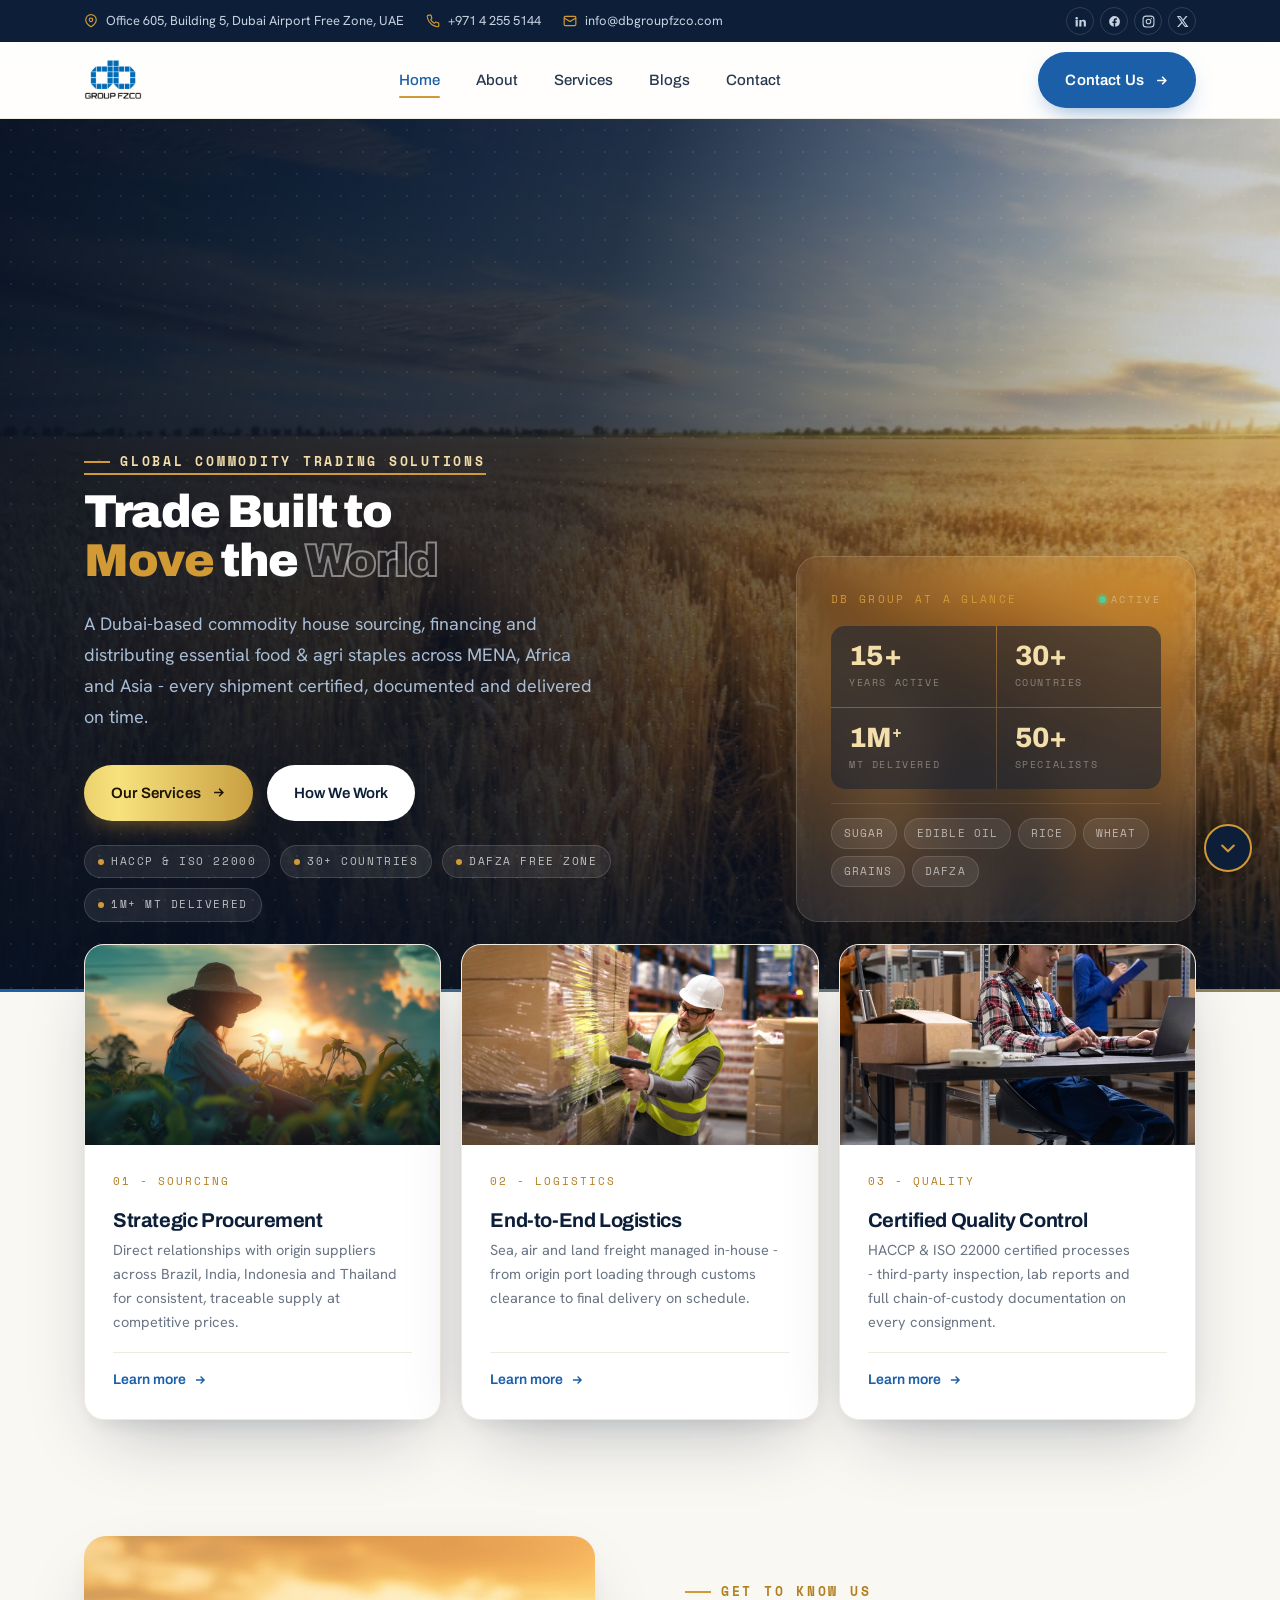
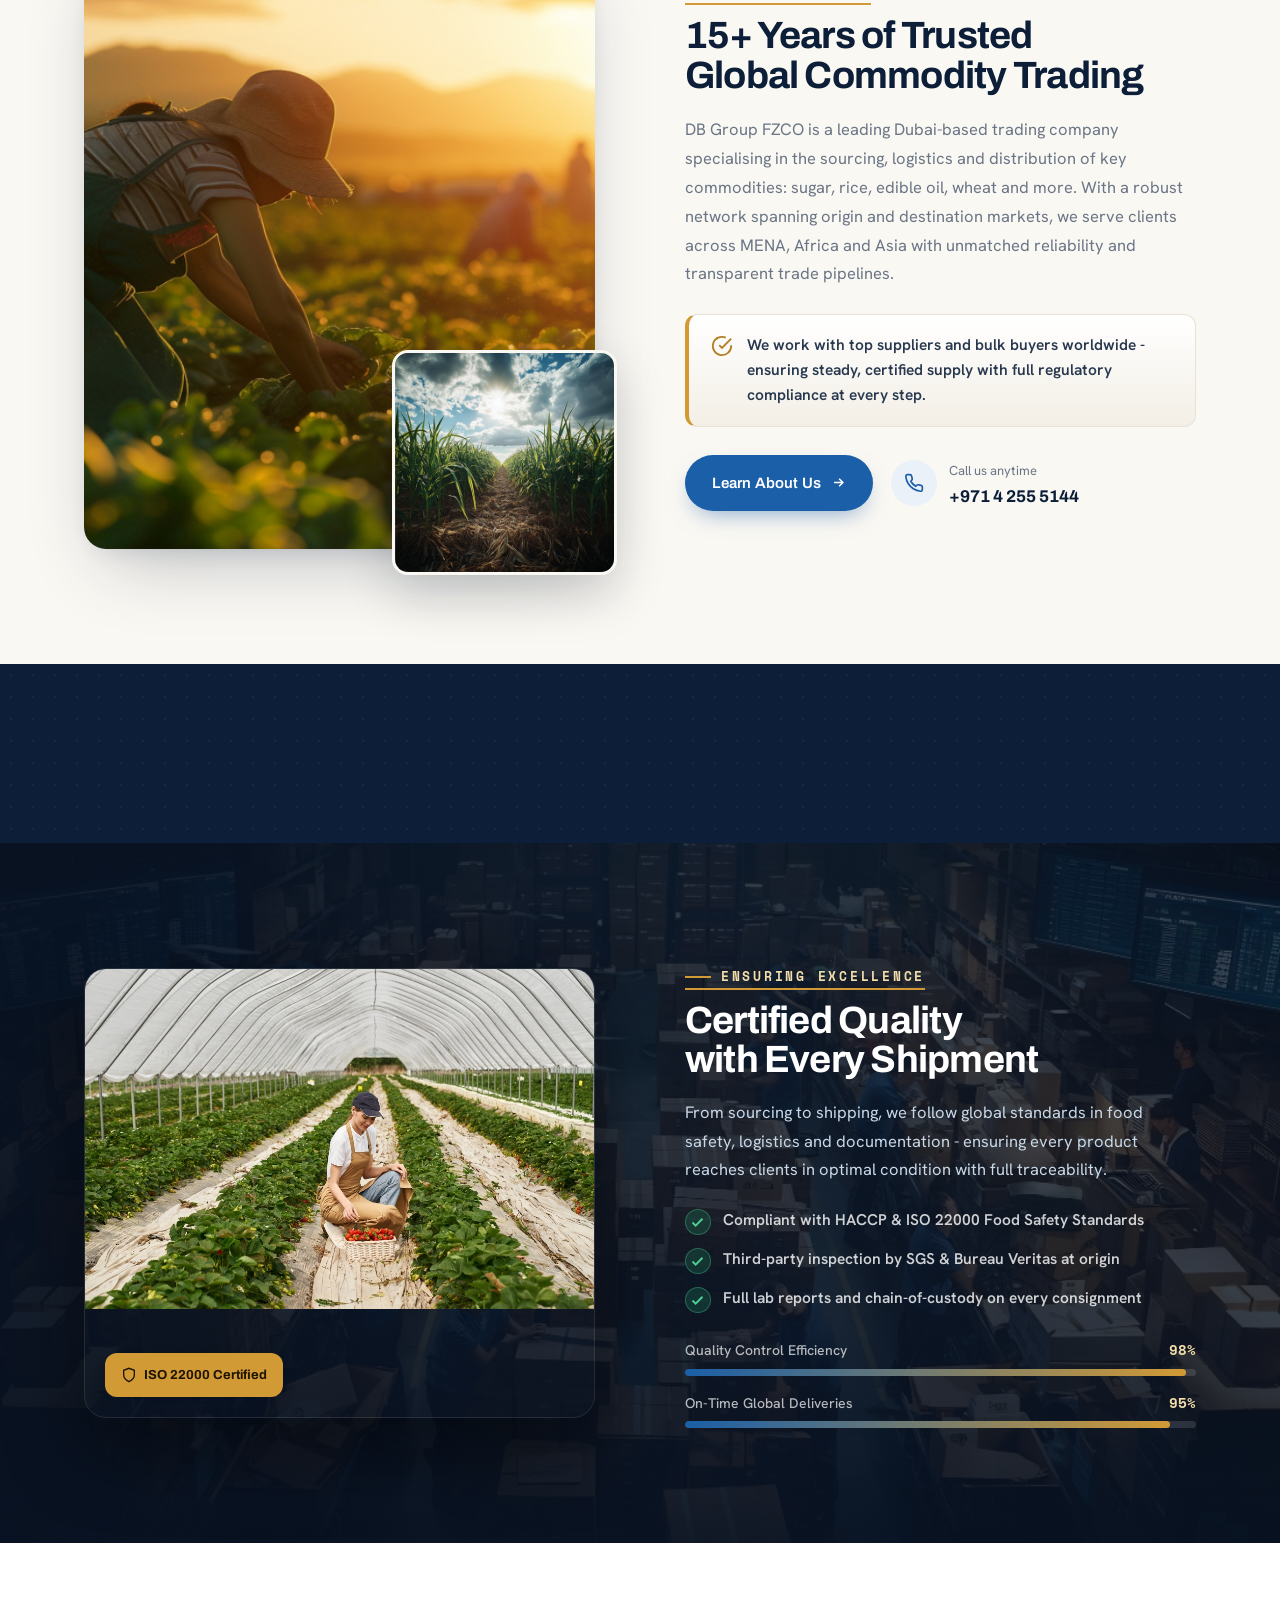
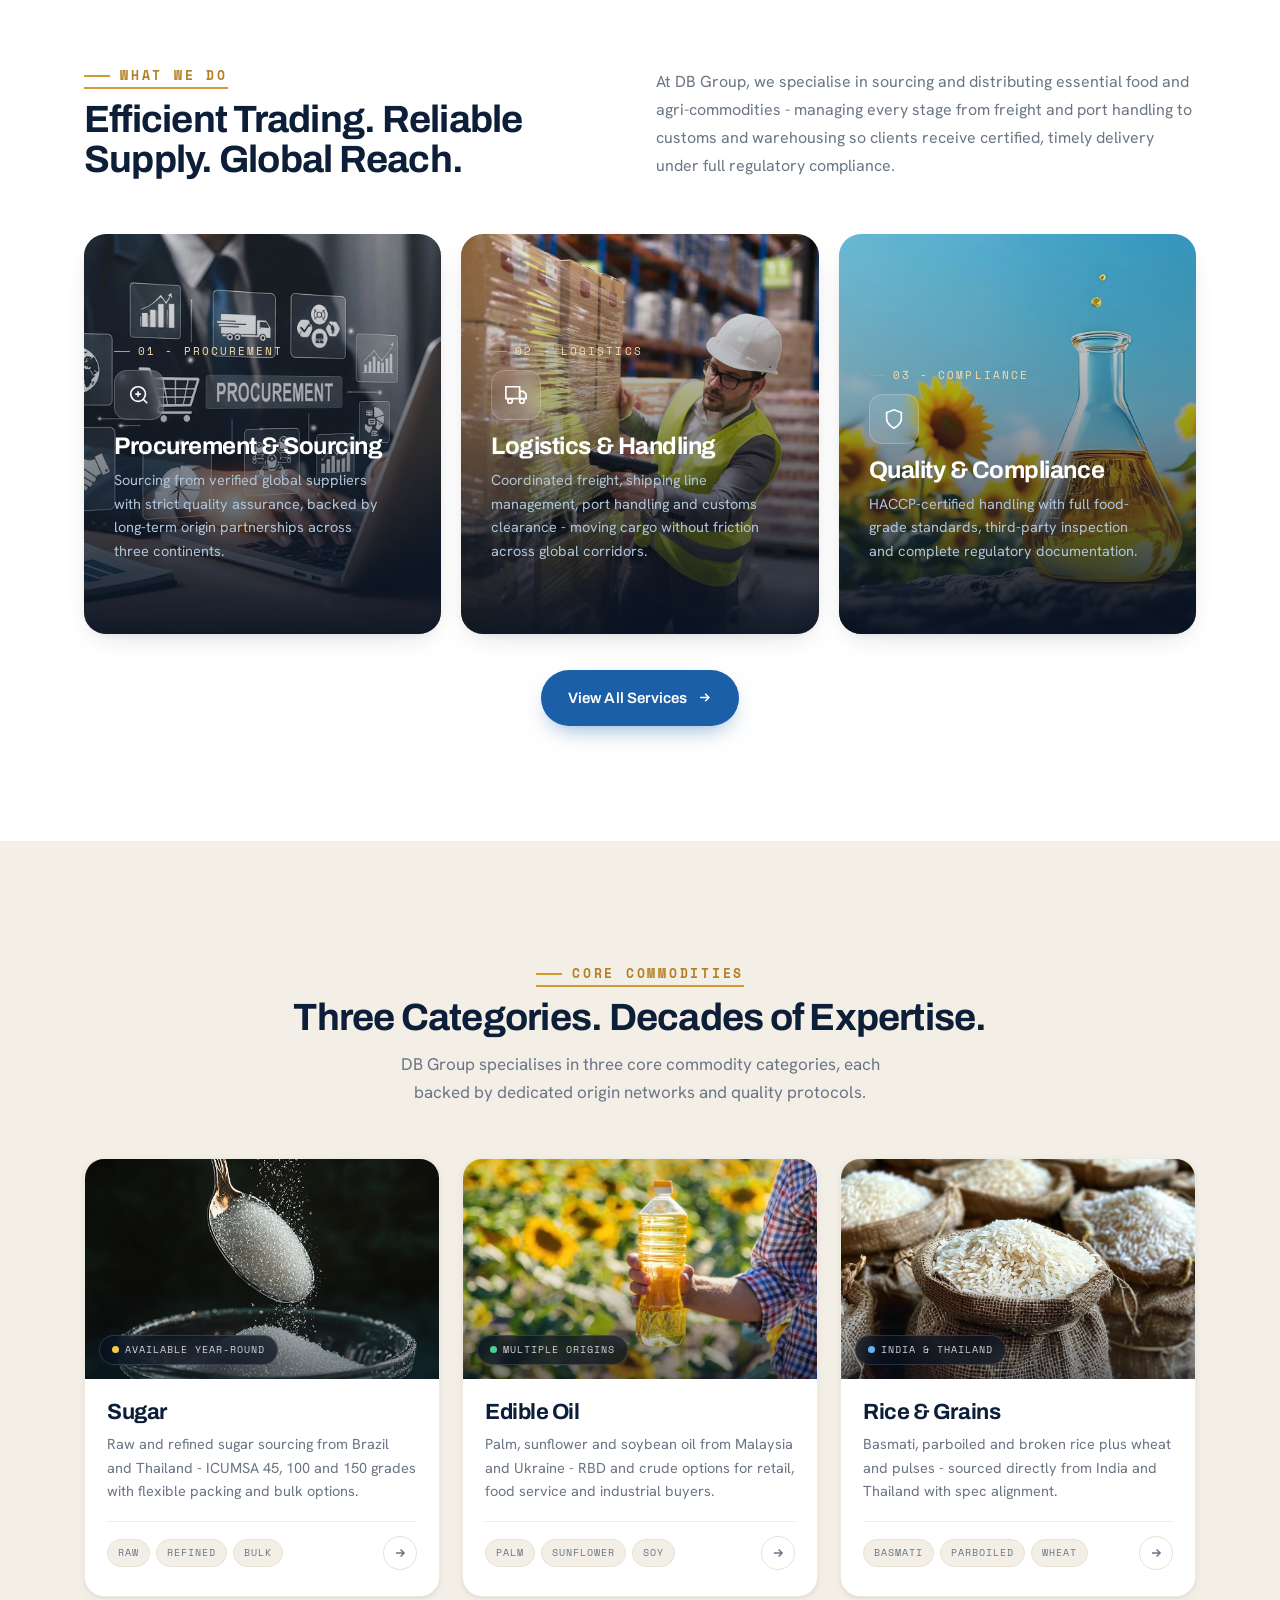
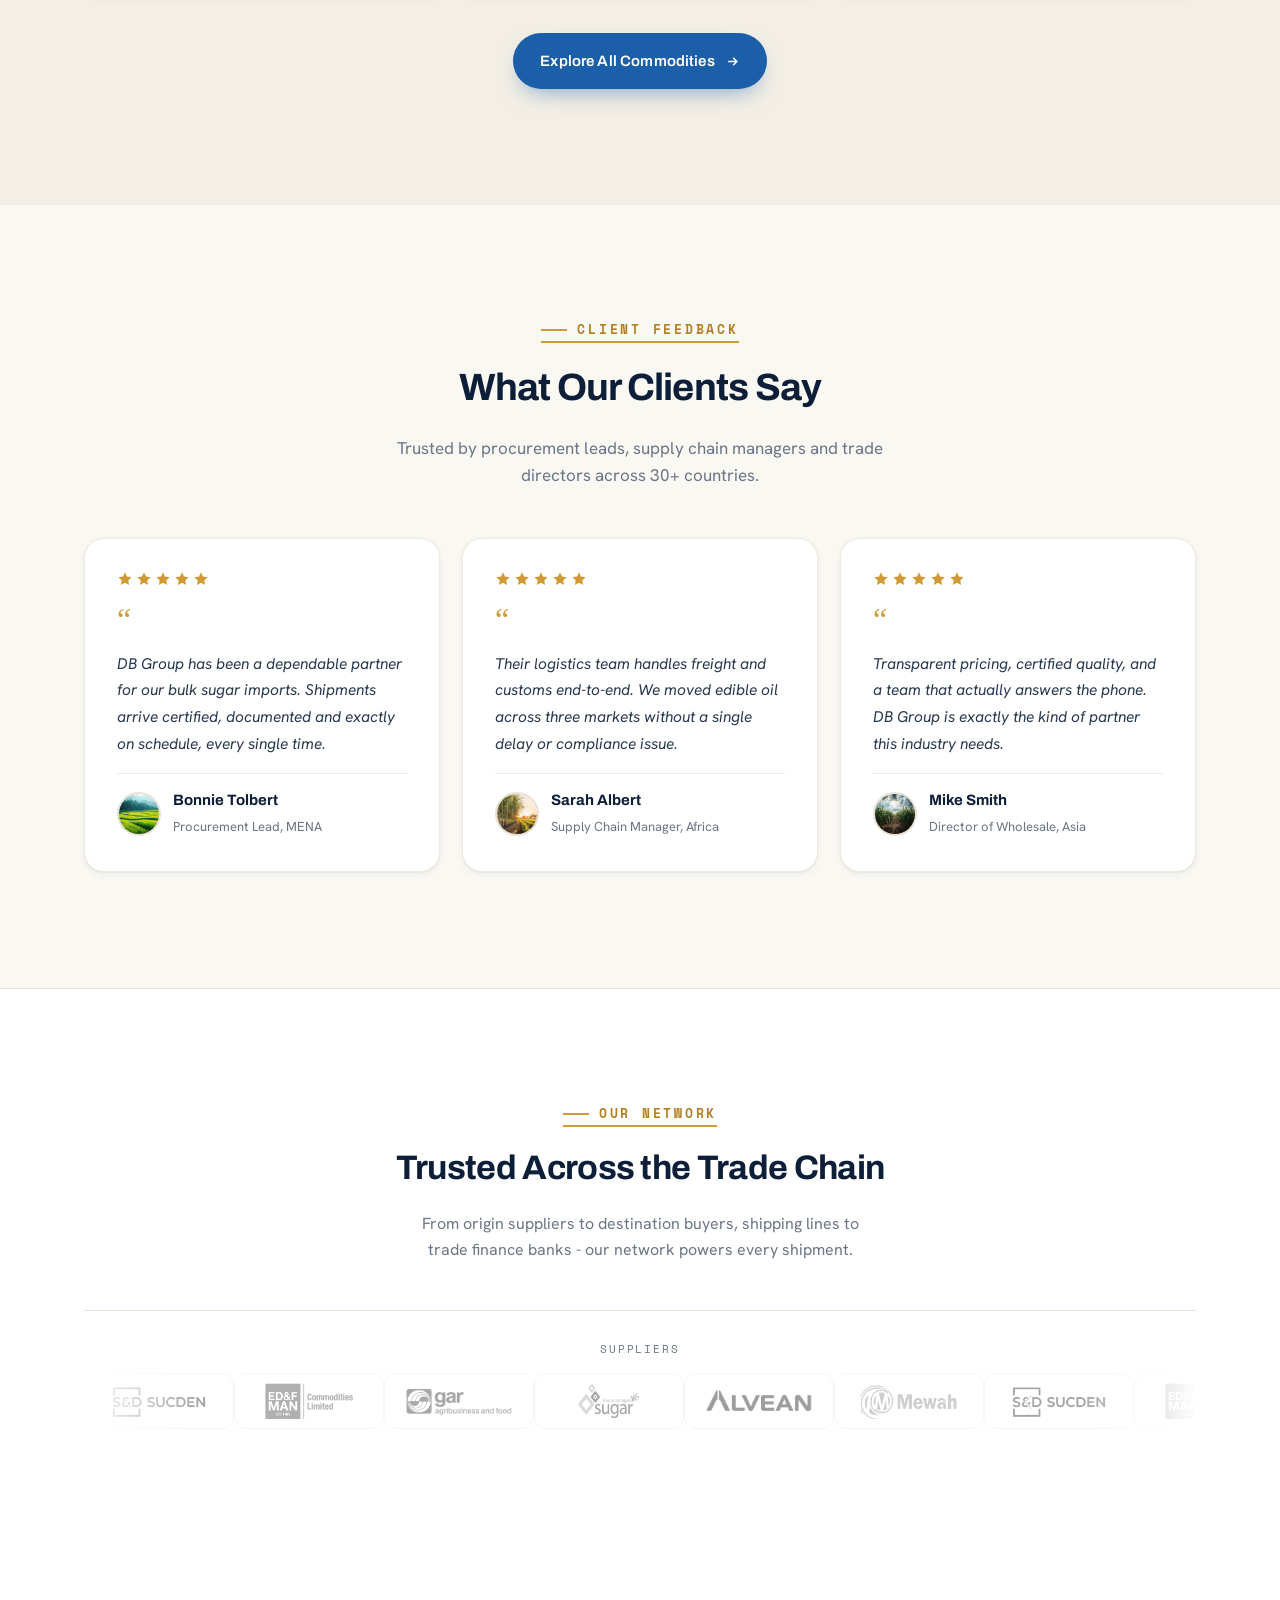
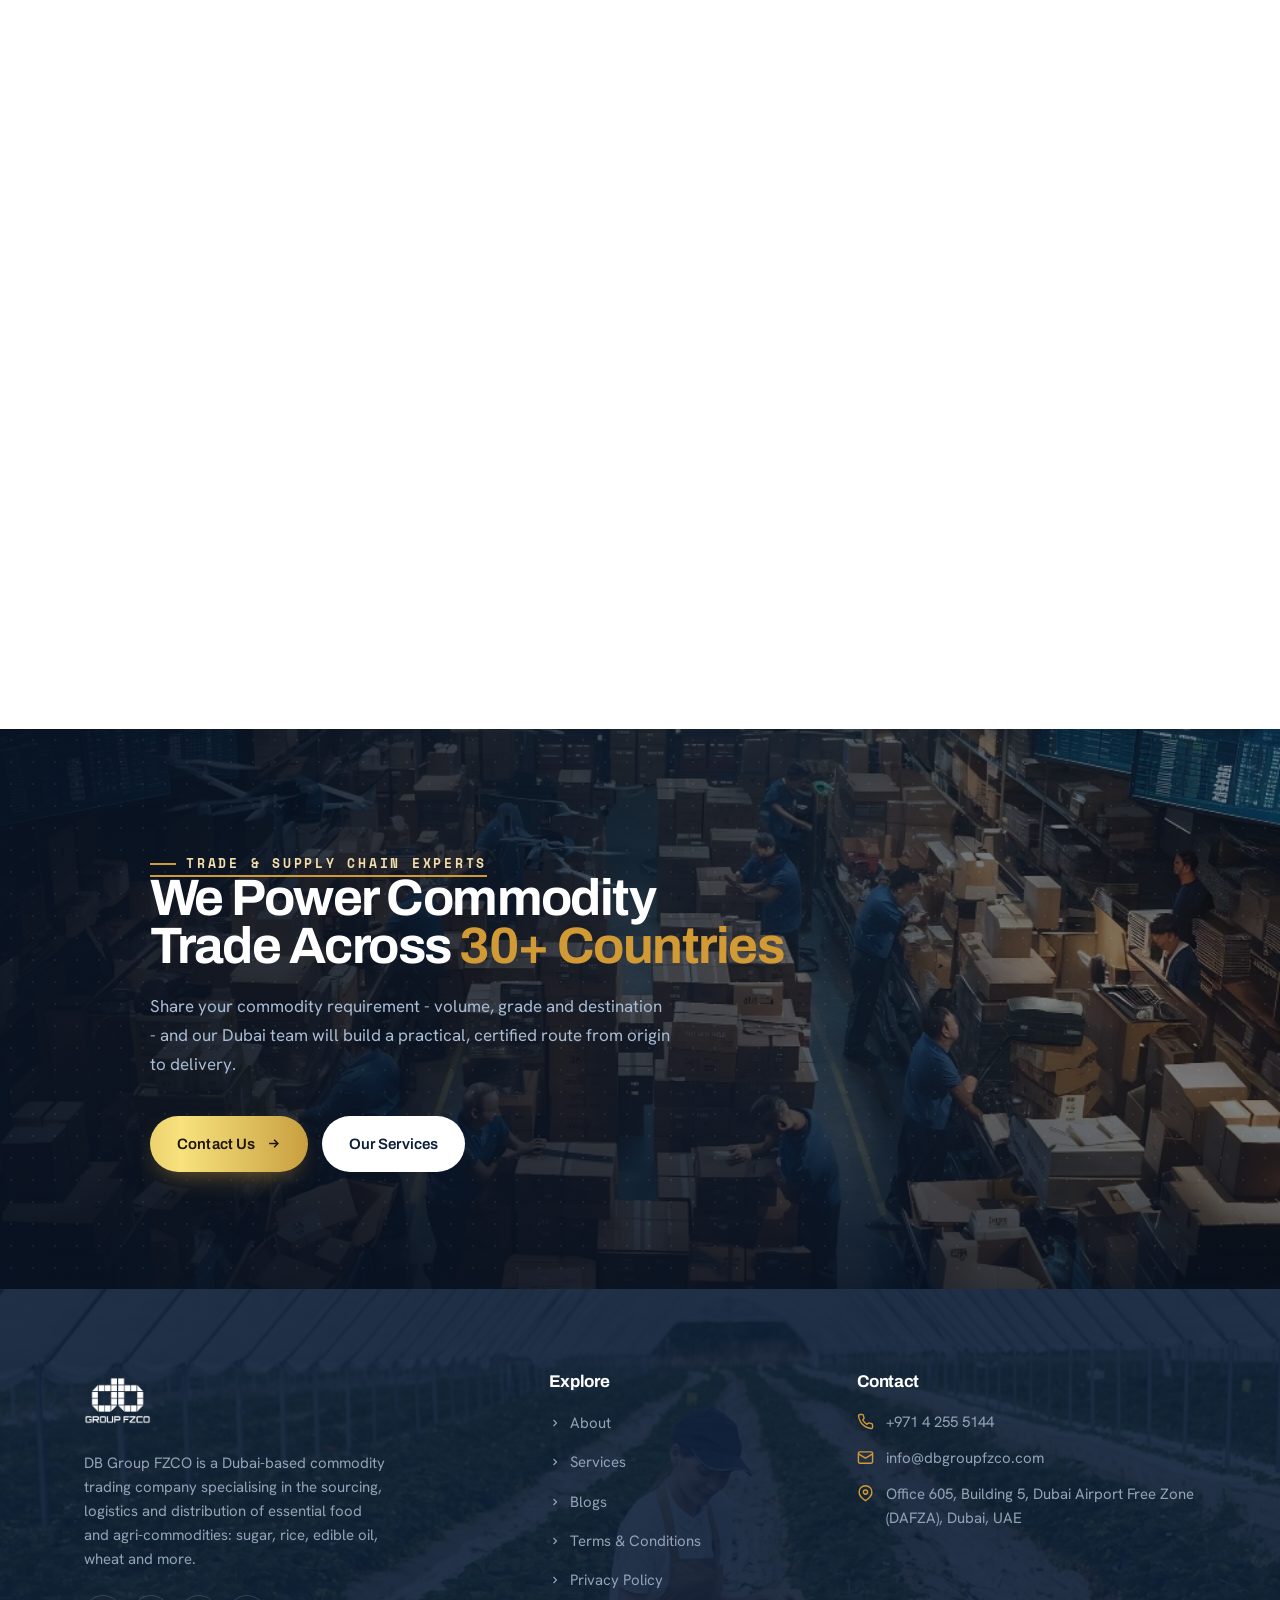
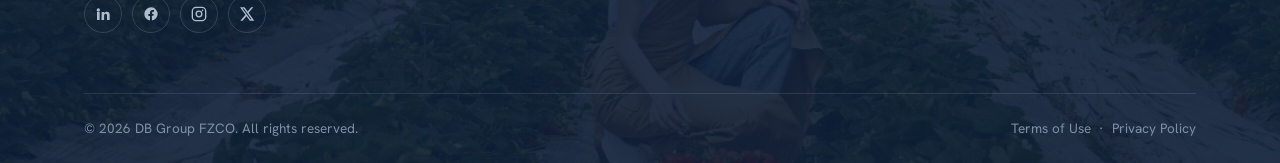
<file: index.html>
﻿<!DOCTYPE html>
<html lang="en">
<head>
<meta charset="UTF-8" />
<meta name="viewport" content="width=device-width, initial-scale=1.0" />
<link rel="icon" type="image/x-icon" href="assets/images/favicon.ico" />
<link rel="apple-touch-icon" href="assets/images/favicon.ico" />
<title>DB Group FZCO | Global Commodity Trading Solutions</title>
<link rel="preconnect" href="https://fonts.googleapis.com" />
<link rel="preconnect" href="https://fonts.gstatic.com" crossorigin />
<link href="https://fonts.googleapis.com/css2?family=Archivo:wght@400;500;600;700;800;900&family=Hanken+Grotesk:wght@400;500;600;700&family=Space+Mono:wght@400;700&display=swap" rel="stylesheet" />
<link rel="stylesheet" href="assets/css/styles.css" />
<style>

/* ============================================================
   HOME PAGE - polish layer
   ============================================================ */

/* ---- Hero: two-layer bg ---- */
.hero {
  position: relative;
  min-height: min(880px, 97vh);
  display: flex; flex-direction: column;
  justify-content: flex-end;
  overflow: hidden; background: #081222;
  isolation: isolate;
}
.hero-bg-wrap {
  position: absolute; inset: 0; z-index: -3; overflow: hidden;
  animation: kbZoom 22s ease-out forwards;
  transform-origin: center center;
}
.hero-bg-wrap img {
  width: 100%; height: 115%;
  object-fit: cover; object-position: center 35%;
  will-change: transform;
}
.hero-shade {
  position: absolute; inset: 0; z-index: -2;
  background:
    linear-gradient(108deg, rgba(8,18,34,.97) 0%, rgba(8,18,34,.80) 42%, rgba(8,18,34,.26) 76%, rgba(8,18,34,.10) 100%),
    linear-gradient(0deg, rgba(8,18,34,.92) 0%, rgba(8,18,34,0) 46%);
}
.hero-dots {
  position: absolute; inset: 0; z-index: -1; opacity: .14;
  background-image: radial-gradient(rgba(255,255,255,.55) 1px, transparent 1.4px);
  background-size: 22px 22px;
}
.hero::after {
  content: ""; position: absolute; bottom: 0; left: 0; right: 0;
  height: 3px; z-index: 5;
  background: linear-gradient(90deg, var(--primary), var(--gold), var(--primary));
  background-size: 300%;
  animation: ctaGrad 7s ease infinite;
}

.hero-layout {
  position: relative; z-index: 2;
  display: grid; grid-template-columns: 1fr 400px;
  gap: clamp(40px,6vw,96px); align-items: end;
  padding-block: clamp(110px,14vw,170px) clamp(48px,6vw,70px);
}
.hero h1 {
  color: #fff; font-size: clamp(26px, 3.6vw, 48px);
  line-height: 1.08; font-weight: 900;
  letter-spacing: -.03em; max-width: 16ch; margin-top: 16px;
}
.hero h1 em { font-style: normal; color: var(--gold); }
.hero h1 .outline {
  -webkit-text-stroke: 2px rgba(255,255,255,.45);
  color: transparent;
}
.hero .lede {
  color: #a8bdd5; margin-top: 22px;
  font-size: clamp(15px,1.5vw,18px); max-width: 52ch; line-height: 1.72;
}
.hero-cta { display: flex; gap: 14px; flex-wrap: wrap; margin-top: 32px; }
.hero-chips { display: flex; gap: 10px; flex-wrap: wrap; margin-top: 24px; }
.hero-chip {
  display: flex; align-items: center; gap: 7px;
  font-family: var(--font-mono); font-size: 11px; letter-spacing: .14em; text-transform: uppercase;
  padding: 7px 13px; border-radius: 999px;
  background: rgba(255,255,255,.08); border: 1px solid rgba(255,255,255,.14);
  color: rgba(255,255,255,.7);
  transition: background .2s, border-color .2s, color .2s;
}
.hero-chip:hover { background: rgba(210,154,53,.2); border-color: rgba(210,154,53,.4); color: var(--gold-soft); }
.hero-chip i { width: 6px; height: 6px; border-radius: 50%; background: var(--gold); display: block; flex: none; }

/* Hero right panel */
.hero-panel {
  background: rgba(255,255,255,.07);
  border: 1px solid rgba(255,255,255,.14);
  backdrop-filter: blur(20px) saturate(1.4);
  border-radius: 22px; padding: clamp(22px,3vw,34px);
  box-shadow: 0 32px 80px rgba(0,0,0,.3);
  position: relative; overflow: hidden;
  animation: floatY 5.5s ease-in-out infinite 0.8s;
  color: #fff;
  transition: transform .45s cubic-bezier(.16,1,.3,1), border-color .4s;
}
.hero-panel::before {
  content: ""; position: absolute; inset: -1px;
  background: linear-gradient(120deg, transparent, rgba(255,255,255,.16) 38%, transparent 60%);
  transform: translateX(-130%);
  transition: transform 1s cubic-bezier(.16,1,.3,1);
  pointer-events: none;
}
.hero-panel:hover { transform: translateY(-8px); border-color: rgba(210,154,53,.4); }
.hero-panel:hover::before { transform: translateX(130%); }
.hp-label {
  font-family: var(--font-mono); font-size: 10.5px; letter-spacing: .22em;
  text-transform: uppercase; color: var(--gold);
  display: flex; align-items: center; justify-content: space-between;
  margin-bottom: 18px;
}
.hp-live { display: flex; align-items: center; gap: 5px; font-size: 10px; color: rgba(255,255,255,.36); }
.hp-dot {
  width: 7px; height: 7px; border-radius: 50%; background: #4ecf96;
  box-shadow: 0 0 0 3px rgba(78,207,150,.25);
  animation: pulseDot 2s ease-in-out infinite;
}
@keyframes pulseDot { 0%,100%{box-shadow:0 0 0 3px rgba(78,207,150,.25)} 50%{box-shadow:0 0 0 6px rgba(78,207,150,.08)} }
.hp-stats {
  display: grid; grid-template-columns: 1fr 1fr;
  gap: 1px; background: rgba(255,255,255,.1);
  border-radius: 14px; overflow: hidden;
}
.hps { background: rgba(8,18,34,.55); padding: 16px 18px; }
.hps-val { font-family: var(--font-display); font-weight: 800; font-size: 28px; color: var(--gold-soft); line-height: 1; letter-spacing: -.02em; }
.hps-lab { font-family: var(--font-mono); font-size: 10px; letter-spacing: .16em; text-transform: uppercase; color: rgba(255,255,255,.38); margin-top: 5px; }
.hp-sep { height: 1px; background: rgba(255,255,255,.1); margin-block: 14px; }
.hp-commodities { display: flex; flex-wrap: wrap; gap: 7px; }
.hp-com {
  font-family: var(--font-mono); font-size: 10.5px; letter-spacing: .1em; text-transform: uppercase;
  padding: 6px 12px; border-radius: 999px;
  background: rgba(255,255,255,.08); border: 1px solid rgba(255,255,255,.12);
  color: rgba(255,255,255,.6);
  transition: background .2s, color .2s, border-color .2s;
}
.hp-com:hover { background: var(--gold); border-color: var(--gold); color: #1d1402; }

/* Hero statsbar */
.hero-bar {
  position: relative; z-index: 3;
  background: rgba(8,18,34,.72); backdrop-filter: blur(14px);
  border-top: 1px solid rgba(255,255,255,.1);
}
.hbar-inner { display: flex; align-items: stretch; min-height: 68px; }
.hbar-item {
  flex: 1; display: flex; align-items: center; gap: 11px;
  padding: 12px clamp(10px,2.5vw,28px);
  border-right: 1px solid rgba(255,255,255,.1);
  transition: background .25s;
}
.hbar-item:last-child { border-right: none; }
.hbar-item:hover { background: rgba(255,255,255,.06); }
.hbar-ico {
  width: 32px; height: 32px; flex: none; border-radius: 8px;
  background: rgba(210,154,53,.15); border: 1px solid rgba(210,154,53,.22);
  display: grid; place-items: center; color: var(--gold);
}
.hbar-ico svg { width: 15px; height: 15px; }
.hbar-val { font-family: var(--font-display); font-weight: 700; font-size: 16px; color: #fff; line-height: 1; }
.hbar-lab { font-family: var(--font-mono); font-size: 10px; letter-spacing: .14em; text-transform: uppercase; color: rgba(255,255,255,.38); margin-top: 3px; }

@media (max-width: 1020px) {
  .hero-layout { grid-template-columns: 1fr; gap: 0; padding-block: clamp(110px,14vw,170px) clamp(50px,7vw,80px); }
  .hero-panel { display: none; }
}
@media (max-width: 768px) {
  .hero { justify-content: flex-start; min-height: unset; }
  .hero-layout { padding-block: 100px 48px; }
}
@media (max-width: 580px) {
  .hbar-inner { flex-wrap: wrap; }
  .hbar-item { min-width: 50%; border-top: 1px solid rgba(255,255,255,.08); }
  .hbar-item:nth-child(odd) { border-right: 1px solid rgba(255,255,255,.1); }
  .hbar-item:nth-child(1), .hbar-item:nth-child(2) { border-top: none; }
}

/* ============================================================
   SERVICE TILES (real images)
   ============================================================ */
.tiles-wrap { margin-top: -48px; position: relative; z-index: 10; }
.tiles { display: grid; grid-template-columns: repeat(3,1fr); gap: 20px; }
.tile {
  border-radius: 20px; overflow: hidden;
  background: #fff; border: 1px solid var(--line-soft);
  box-shadow: var(--shadow-lg);
  display: flex; flex-direction: column;
  transition: transform .38s cubic-bezier(.16,1,.3,1), box-shadow .38s;
}
.tile:hover { transform: translateY(-10px); box-shadow: 0 32px 64px rgba(8,18,34,.18); }
.tile-img { height: 200px; overflow: hidden; position: relative; }
.tile-img img { width: 100%; height: 100%; object-fit: cover; display: block; transition: transform .7s cubic-bezier(.16,1,.3,1); }
.tile:hover .tile-img img { transform: scale(1.07); }
.tile-img::after {
  content: ""; position: absolute; inset: 0;
  background: linear-gradient(0deg, rgba(8,18,34,.35) 0%, transparent 55%);
}
.tile-body { padding: clamp(18px,2.5vw,28px); flex: 1; display: flex; flex-direction: column; }
.tile-kick { font-family: var(--font-mono); font-size: 11px; letter-spacing: .18em; text-transform: uppercase; color: var(--gold-d); margin-bottom: 10px; }
.tile-body h3 { font-size: 20px; }
.tile-body p { color: var(--muted); font-size: 14.5px; margin-top: 8px; line-height: 1.65; flex: 1; }
.tile-more {
  display: inline-flex; align-items: center; gap: 7px;
  margin-top: 18px; padding-top: 16px; border-top: 1px solid var(--line-soft);
  font-family: var(--font-display); font-weight: 600; font-size: 14px;
  color: var(--primary); text-decoration: none;
  transition: gap .25s, color .25s;
}
.tile-more:hover { gap: 10px; color: var(--gold-d); }
.tile-more svg { transition: transform .25s; }
.tile-more:hover svg { transform: translateX(3px); }

@media (max-width: 860px) { .tiles { grid-template-columns: 1fr; } .tiles-wrap { margin-top: 0; } }

/* ============================================================
   ABOUT SECTION (real image)
   ============================================================ */
.about { background: var(--paper); }
.about-grid {
  display: grid; grid-template-columns: 1fr 1fr;
  gap: clamp(48px,7vw,100px); align-items: center;
}
.about-visual { position: relative; }
.about-disc {
  border-radius: 22px; overflow: hidden;
  box-shadow: var(--shadow-lg); aspect-ratio: 4/4.8;
}
.about-disc img { width: 100%; height: 100%; object-fit: cover; display: block; transition: transform .7s cubic-bezier(.2,.7,.2,1); }
.about-visual:hover .about-disc img { transform: scale(1.04); }
.about-float-img {
  position: absolute; bottom: -26px; right: -22px;
  width: 44%; border-radius: 16px; overflow: hidden;
  box-shadow: 0 20px 50px rgba(8,18,34,.18); border: 3px solid var(--paper);
}
.about-float-img img { width: 100%; display: block; }
.about-dots {
  position: absolute; top: -16px; left: -16px;
  width: 96px; height: 96px;
  background-image: radial-gradient(var(--gold) 1.5px, transparent 1.7px);
  background-size: 14px 14px; opacity: .4; z-index: -1; border-radius: 6px;
}
.exp-badge {
  position: absolute; top: 28px; left: -18px;
  background: var(--navy); border-radius: 14px;
  padding: 16px 20px; box-shadow: var(--shadow-lg);
  text-align: center; color: #fff;
  border: 1px solid rgba(255,255,255,.08);
  animation: floatY 4.5s ease-in-out infinite 0.5s;
}
.exp-badge .num { font-family: var(--font-display); font-weight: 800; font-size: 36px; color: var(--gold); line-height: 1; letter-spacing: -.03em; display: block; }
.exp-badge .lab { font-family: var(--font-mono); font-size: 10px; letter-spacing: .16em; text-transform: uppercase; color: rgba(255,255,255,.5); margin-top: 4px; display: block; }

.about-text h2 { font-size: clamp(22px,3vw,38px); margin-top: 14px; }
.about-text .body { color: var(--muted); margin-top: 18px; font-size: 16.5px; line-height: 1.75; }
.callout {
  display: flex; gap: 14px; align-items: flex-start;
  margin-top: 26px; padding: 18px 22px;
  background: linear-gradient(180deg, #fff, var(--paper-2));
  border: 1px solid var(--line); border-left: 4px solid var(--gold);
  border-radius: var(--radius-sm);
}
.callout svg { width: 22px; height: 22px; color: var(--gold-d); flex: none; margin-top: 2px; }
.callout p { font-weight: 600; color: var(--ink-soft); font-size: 15.5px; line-height: 1.6; }
.about-actions { display: flex; align-items: center; gap: 18px; flex-wrap: wrap; margin-top: 28px; }
.callbox { display: flex; align-items: center; gap: 12px; }
.callbox .ring { width: 46px; height: 46px; border-radius: 50%; background: #eaf1f9; color: var(--primary); display: grid; place-items: center; }
.callbox .ring svg { width: 20px; height: 20px; }
.callbox b { display: block; font-family: var(--font-display); font-size: 17px; color: var(--ink); }
.callbox span { font-size: 13px; color: var(--muted); }

@media (max-width: 880px) {
  .about-grid { grid-template-columns: 1fr; }
  .about-visual { max-width: 500px; }
  .about-float-img { width: 40%; bottom: -18px; right: -10px; }
  .exp-badge { left: -8px; }
}

/* ============================================================
   QUALITY SECTION (real image)
   ============================================================ */
.quality {
  position: relative;
  overflow: hidden;
}
.quality-bg-img {
  position: absolute; inset: 0; z-index: 0;
}
.quality-bg-img img {
  width: 100%; height: 100%; object-fit: cover;
  object-position: center center;
}
.quality-bg-img::after {
  content: "";
  position: absolute; inset: 0;
  background:
    linear-gradient(108deg, rgba(8,18,34,.96) 0%, rgba(8,18,34,.82) 48%, rgba(8,18,34,.72) 100%),
    linear-gradient(0deg, rgba(8,18,34,.7) 0%, transparent 60%);
}
.quality-grid {
  position: relative;
  z-index: 1;
  display: grid; grid-template-columns: 1fr 1fr;
  gap: clamp(48px,7vw,100px); align-items: center;
}
.quality-pic {
  border-radius: 22px; overflow: hidden;
  box-shadow: 0 32px 80px rgba(0,0,0,.45);
  position: relative;
  border: 1px solid rgba(255,255,255,.1);
}
.quality-pic img { width: 100%; display: block; transition: transform .7s cubic-bezier(.2,.7,.2,1); }
.quality-pic:hover img { transform: scale(1.04); }
.quality-cert-tag {
  position: absolute; bottom: 20px; left: 20px;
  background: var(--gold); color: #1d1402;
  border-radius: 12px; padding: 12px 16px;
  font-family: var(--font-display); font-weight: 700; font-size: 13px;
  display: flex; align-items: center; gap: 7px;
  box-shadow: var(--shadow);
}
.quality-cert-tag svg { width: 16px; height: 16px; }

.quality-text .eyebrow { color: var(--gold-soft); }
.quality-text h2 { font-size: clamp(22px,3vw,38px); margin-top: 14px; color: #fff; }
.quality-text .body { color: rgba(168,189,213,.85); margin-top: 18px; font-size: 16.5px; line-height: 1.75; }
.checks { display: grid; gap: 12px; margin-top: 24px; }
.check { display: flex; align-items: flex-start; gap: 12px; font-size: 15.5px; color: rgba(255,255,255,.8); }
.tk {
  width: 26px; height: 26px; border-radius: 50%; flex: none;
  background: rgba(78,207,150,.2); border: 1px solid rgba(78,207,150,.4);
  display: grid; place-items: center; color: #4ecf96; margin-top: 1px;
}
.tk svg { width: 13px; height: 13px; }
.bars { display: grid; gap: 16px; margin-top: 26px; }
.bar-label-row { display: flex; justify-content: space-between; font-size: 14px; margin-bottom: 7px; }
.bar-label-row span:first-child { color: rgba(255,255,255,.7); font-weight: 500; }
.bar-label-row span:last-child { color: var(--gold-soft); font-weight: 700; font-family: var(--font-mono); }
.bar-track { height: 7px; border-radius: 999px; background: rgba(255,255,255,.12); overflow: hidden; }
.bar-fill {
  height: 100%; width: 0; border-radius: 999px;
  background: linear-gradient(90deg, var(--primary), var(--gold));
  transition: width 1.4s cubic-bezier(.25,.46,.45,.94);
}

@media (max-width: 860px) {
  .quality-grid { grid-template-columns: 1fr; }
  .quality-pic { max-width: 500px; }
}

/* ============================================================
   SERVICES SECTION (image cards)
   ============================================================ */
.services { background: var(--surface); }
.services-head {
  display: grid; grid-template-columns: 1fr 1fr;
  gap: 32px; align-items: end; margin-bottom: 52px;
}
.services-head h2 { font-size: clamp(22px,3vw,38px); margin-top: 14px; }
.services-head p { color: var(--muted); font-size: 16px; line-height: 1.75; }

.svc-grid {
  display: grid; grid-template-columns: repeat(3,1fr);
  gap: 20px;
}
.svc-card {
  border-radius: 22px; overflow: hidden; position: relative;
  min-height: 400px; display: flex; align-items: flex-end;
  isolation: isolate; cursor: default;
  transition: transform .42s cubic-bezier(.16,1,.3,1), box-shadow .42s;
  box-shadow: var(--shadow);
}
.svc-card:hover { transform: translateY(-10px) scale(1.015); box-shadow: 0 40px 72px rgba(8,18,34,.2); }
.svc-card img {
  position: absolute; inset: 0; width: 100%; height: 100%;
  object-fit: cover; z-index: -2;
  transition: transform .7s cubic-bezier(.16,1,.3,1);
}
.svc-card:hover img { transform: scale(1.07); }
.svc-card::before {
  content: ""; position: absolute; inset: 0; z-index: -1;
  background: linear-gradient(0deg, rgba(8,18,34,.94) 0%, rgba(8,18,34,.38) 55%, rgba(8,18,34,.06) 100%);
  transition: opacity .4s;
}
.svc-card:hover::before { opacity: .9; }
.svc-card::after {
  content: ""; position: absolute;
  bottom: 0; left: 24px; right: 24px; height: 2px;
  background: linear-gradient(90deg, var(--gold), var(--primary));
  transform: scaleX(0); transform-origin: left;
  transition: transform .5s cubic-bezier(.16,1,.3,1);
  z-index: 2;
}
.svc-card:hover::after { transform: scaleX(1); }
.svc-body { padding: clamp(20px,2.5vw,30px); position: relative; z-index: 1; width: 100%; }
.svc-num { font-family: var(--font-mono); font-size: 10.5px; letter-spacing: .2em; text-transform: uppercase; color: var(--gold-soft); margin-bottom: 10px; display: flex; align-items: center; gap: 8px; }
.svc-num::before { content:""; width:16px; height:1px; background:var(--gold); }
.svc-ico { width: 50px; height: 50px; border-radius: 13px; background: rgba(255,255,255,.1); backdrop-filter: blur(6px); border: 1px solid rgba(255,255,255,.2); display: grid; place-items: center; color: #fff; margin-bottom: 14px; transition: transform .35s cubic-bezier(.16,1,.3,1), background .3s; }
.svc-card:hover .svc-ico { transform: rotate(-6deg) scale(1.1); background: rgba(210,154,53,.28); }
.svc-ico svg { width: 22px; height: 22px; }
.svc-body h3 { color: #fff; font-size: clamp(18px,2vw,24px); }
.svc-body p { color: #b0c4d8; font-size: 14.5px; margin-top: 9px; line-height: 1.65; max-width: 34ch; }
.svc-more {
  display: inline-flex; align-items: center; gap: 6px;
  margin-top: 18px; font-family: var(--font-display); font-weight: 600; font-size: 13px;
  color: var(--gold-soft); opacity: 0; transform: translateY(8px);
  transition: opacity .35s .1s, transform .35s .1s;
  text-decoration: none;
}
.svc-card:hover .svc-more { opacity: 1; transform: translateY(0); }

@media (max-width: 860px) { .svc-grid { grid-template-columns: 1fr; } .services-head { grid-template-columns: 1fr; } }

/* ============================================================
   COMMODITY PREVIEW (3 cards)
   ============================================================ */
.commodities-preview { background: var(--paper-2); }
.comm-grid {
  display: grid; grid-template-columns: repeat(3,1fr);
  gap: 22px; margin-top: 52px;
}
.comm-card {
  border-radius: 20px; overflow: hidden;
  background: #fff; border: 1px solid var(--line-soft);
  box-shadow: var(--shadow-sm);
  transition: transform .38s cubic-bezier(.16,1,.3,1), box-shadow .38s;
  display: flex; flex-direction: column;
}
.comm-card:hover { transform: translateY(-9px); box-shadow: 0 28px 56px rgba(8,18,34,.14); }
.comm-img { height: 220px; overflow: hidden; position: relative; }
.comm-img img { width: 100%; height: 100%; object-fit: cover; display: block; transition: transform .7s cubic-bezier(.16,1,.3,1); }
.comm-card:hover .comm-img img { transform: scale(1.08); }
.comm-img-overlay { position: absolute; inset: 0; background: linear-gradient(0deg, rgba(8,18,34,.5) 0%, rgba(8,18,34,0) 50%); }
.comm-flag {
  position: absolute; bottom: 14px; left: 14px;
  display: flex; align-items: center; gap: 6px;
  background: rgba(8,18,34,.7); backdrop-filter: blur(8px);
  border: 1px solid rgba(255,255,255,.14); border-radius: 999px;
  padding: 6px 12px;
  font-family: var(--font-mono); font-size: 10px; letter-spacing: .1em; text-transform: uppercase; color: rgba(255,255,255,.8);
}
.comm-flag-dot { width: 7px; height: 7px; border-radius: 50%; flex: none; }
.comm-body { padding: 22px 22px 26px; flex: 1; display: flex; flex-direction: column; }
.comm-body h3 { font-size: 22px; }
.comm-body p { color: var(--muted); font-size: 14.5px; margin-top: 8px; line-height: 1.65; flex: 1; }
.comm-footer {
  display: flex; align-items: center; justify-content: space-between;
  margin-top: 18px; padding-top: 14px; border-top: 1px solid var(--line-soft);
}
.comm-tags { display: flex; gap: 6px; flex-wrap: wrap; }
.comm-tag {
  font-family: var(--font-mono); font-size: 10px; letter-spacing: .1em; text-transform: uppercase;
  padding: 5px 10px; border-radius: 999px;
  background: var(--paper-2); border: 1px solid var(--line);
  color: var(--muted);
  transition: background .2s, color .2s, border-color .2s;
}
.comm-card:hover .comm-tag { background: var(--navy); border-color: var(--navy); color: var(--gold-soft); }
.comm-arrow {
  width: 34px; height: 34px; border-radius: 50%;
  border: 1.5px solid var(--line); background: #fff;
  display: grid; place-items: center; color: var(--muted);
  transition: background .22s, border-color .22s, color .22s, transform .28s; flex: none;
}
.comm-arrow svg { width: 14px; height: 14px; }
.comm-card:hover .comm-arrow { background: var(--primary); border-color: var(--primary); color: #fff; transform: rotate(-45deg); }

@media (max-width: 860px) { .comm-grid { grid-template-columns: 1fr; } }

/* ============================================================
   TESTIMONIALS
   ============================================================ */
.tst { background: var(--paper); overflow: hidden; }
.tst-head { text-align: center; margin-bottom: 48px; }
.tst-head h2 { font-size: clamp(22px,3vw,38px); margin-top: 14px; }
.tst-head p { color: var(--muted); margin-top: 14px; font-size: 17px; max-width: 52ch; margin-inline: auto; }
.tst-grid {
  display: grid; grid-template-columns: repeat(3,1fr); gap: 22px;
}
.tst-card {
  background: #fff; border-radius: 20px; padding: clamp(22px,3vw,32px);
  border: 1px solid var(--line-soft); box-shadow: var(--shadow-sm);
  display: flex; flex-direction: column; gap: 16px;
  transition: transform .35s cubic-bezier(.16,1,.3,1), box-shadow .35s;
}
.tst-card:hover { transform: translateY(-8px); box-shadow: var(--shadow-lg); }
.tst-stars { display: flex; gap: 3px; color: var(--gold); }
.tst-stars svg { width: 16px; height: 16px; }
.tst-quote { font-size: 32px; color: var(--gold); line-height: 1; font-family: Georgia, serif; }
.tst-text { color: var(--ink-soft); font-size: 15.5px; line-height: 1.72; flex: 1; font-style: italic; }
.tst-who { display: flex; align-items: center; gap: 12px; padding-top: 14px; border-top: 1px solid var(--line-soft); }
.tst-avatar { width: 44px; height: 44px; border-radius: 50%; overflow: hidden; border: 2px solid var(--line); flex: none; }
.tst-avatar img { width: 100%; height: 100%; object-fit: cover; }
.tst-who-text b { font-family: var(--font-display); font-weight: 700; font-size: 15px; display: block; }
.tst-who-text span { font-size: 13px; color: var(--muted); }

@media (max-width: 860px) { .tst-grid { grid-template-columns: 1fr; } }

/* ============================================================
   PARTNERS
   ============================================================ */
.partners { background: var(--surface); border-top: 1px solid var(--line); }
.partners-head { text-align: center; margin-bottom: 48px; }
.partners-head h2 { font-size: clamp(20px,2.8vw,34px); margin-top: 14px; }
.logo-group { margin-bottom: 32px; }
.lg-label { font-family: var(--font-mono); font-size: 11px; letter-spacing: .18em; text-transform: uppercase; color: var(--muted); margin-bottom: 14px; }
.logo-marquee {
  overflow: hidden;
  -webkit-mask: linear-gradient(90deg, transparent 0%, #000 10%, #000 90%, transparent 100%);
  mask: linear-gradient(90deg, transparent 0%, #000 10%, #000 90%, transparent 100%);
}
.logo-track {
  display: flex; gap: 0; width: max-content;
  animation: logoScroll 24s linear infinite;
}
.logo-track--buyers  { animation-direction: reverse; animation-duration: 26s; }
.logo-track--shipping { animation-duration: 20s; }
.logo-track--insurance { animation-direction: reverse; animation-duration: 28s; }
.logo-track--banks   { animation-duration: 22s; }
.logo-img { width: 150px; flex: none; padding: 0 20px; display: grid; place-items: center; height: 56px; filter: grayscale(1); opacity: .48; transition: filter .3s, opacity .3s; }
.logo-img:hover { filter: grayscale(0); opacity: 1; }
.logo-img img { width: 100%; height: 40px; object-fit: contain; }
@keyframes logoScroll { from { transform: translateX(0); } to { transform: translateX(-50%); } }

/* ============================================================
   FULL-BLEED CTA
   ============================================================ */
.home-cta {
  position: relative; min-height: 560px;
  display: flex; align-items: center;
  overflow: hidden; isolation: isolate; color: #fff;
}
.home-cta img {
  position: absolute; inset: 0; width: 100%; height: 100%;
  object-fit: cover; z-index: -2;
  transition: transform 1.2s cubic-bezier(.16,1,.3,1);
}
.home-cta:hover img { transform: scale(1.04); }
.home-cta::before {
  content: ""; position: absolute; inset: 0; z-index: -1;
  background:
    linear-gradient(102deg, rgba(8,18,34,.97) 0%, rgba(8,18,34,.72) 50%, rgba(8,18,34,.34) 100%),
    linear-gradient(0deg, rgba(8,18,34,.65) 0%, transparent 50%);
}
.home-cta::after {
  content: ""; position: absolute; inset: 0; z-index: -1; opacity: .12;
  background-image: radial-gradient(rgba(255,255,255,.5) 1px, transparent 1.4px);
  background-size: 22px 22px;
}
.home-cta .wrap { padding-left: clamp(58px, 12vw, 150px); margin-left: 0; }
.home-cta__inner { padding-block: clamp(72px,9vw,110px); max-width: 680px; }
.home-cta h2 { color: #fff; font-size: clamp(28px,4vw,56px); line-height: .94; letter-spacing: -.03em; }
.home-cta h2 em { font-style: normal; color: var(--gold); }
.home-cta p { color: #a8bdd5; font-size: 17px; margin-top: 22px; max-width: 52ch; line-height: 1.72; }
.home-cta__actions { display: flex; gap: 14px; flex-wrap: wrap; margin-top: 36px; }

/* ---- Misc ---- */
@keyframes floatY { 0%,100%{transform:translateY(0)} 50%{transform:translateY(-12px)} }
@media (prefers-reduced-motion: reduce) { .hero-bg-wrap, .hero-panel, .exp-badge { animation: none; } }

</style>
</head>
<body>

<!-- ============ TOP BAR ============ -->
<div class="topbar">
  <div class="wrap">
    <div class="tb-left">
      <span class="tb-item tb-hide">
        <svg viewBox="0 0 24 24" fill="none" stroke="currentColor" stroke-width="2"><path d="M21 10c0 7-9 12-9 12s-9-5-9-12a9 9 0 0 1 18 0Z"/><circle cx="12" cy="10" r="3"/></svg>
        Office 605, Building 5, Dubai Airport Free Zone, UAE
      </span>
      <a class="tb-item" href="tel:+97142555144">
        <svg viewBox="0 0 24 24" fill="none" stroke="currentColor" stroke-width="2"><path d="M22 16.9v3a2 2 0 0 1-2.2 2 19.8 19.8 0 0 1-8.6-3 19.5 19.5 0 0 1-6-6 19.8 19.8 0 0 1-3-8.6A2 2 0 0 1 4.1 2h3a2 2 0 0 1 2 1.7c.1.9.4 1.8.7 2.7a2 2 0 0 1-.5 2.1L8.1 9.9a16 16 0 0 0 6 6l1.4-1.2a2 2 0 0 1 2.1-.5c.9.3 1.8.6 2.7.7a2 2 0 0 1 1.7 2Z"/></svg>
        +971 4 255 5144
      </a>
      <a class="tb-item tb-hide" href="mailto:info@dbgroupfzco.com">
        <svg viewBox="0 0 24 24" fill="none" stroke="currentColor" stroke-width="2"><rect x="2" y="4" width="20" height="16" rx="2"/><path d="m2 7 10 6 10-6"/></svg>
        info@dbgroupfzco.com
      </a>
    </div>
    <div class="tb-soc">
      <a href="#" aria-label="LinkedIn"><svg viewBox="0 0 24 24" fill="currentColor"><path d="M4.98 3.5a2.5 2.5 0 1 1 0 5 2.5 2.5 0 0 1 0-5zM3 9h4v12H3zM10 9h3.8v1.7h.05c.53-1 1.83-2.05 3.77-2.05C21.4 8.65 22 11 22 14.1V21h-4v-6.1c0-1.45-.03-3.3-2-3.3-2 0-2.3 1.57-2.3 3.2V21h-4z"/></svg></a>
      <a href="#" aria-label="Facebook"><svg viewBox="0 0 24 24" fill="currentColor"><path d="M22 12a10 10 0 1 0-11.5 9.9v-7H8v-2.9h2.5V9.8c0-2.5 1.5-3.9 3.8-3.9 1.1 0 2.2.2 2.2.2v2.5h-1.2c-1.2 0-1.6.75-1.6 1.5v1.8H16l-.4 2.9h-2.3v7A10 10 0 0 0 22 12z"/></svg></a>
      <a href="#" aria-label="Instagram"><svg viewBox="0 0 24 24" fill="none" stroke="currentColor" stroke-width="2"><rect x="2" y="2" width="20" height="20" rx="5.5"/><circle cx="12" cy="12" r="4.2"/><circle cx="17.4" cy="6.6" r="1.2" fill="currentColor" stroke="none"/></svg></a>
      <a href="#" aria-label="X"><svg viewBox="0 0 24 24" fill="currentColor"><path d="M18.2 2h3.3l-7.2 8.2L23 22h-6.6l-5.2-6.8L5.3 22H2l7.7-8.8L1.5 2h6.8l4.7 6.2L18.2 2zm-1.2 18h1.8L7.1 3.9H5.2L17 20z"/></svg></a>
    </div>
  </div>
</div>

<!-- ============ HEADER / NAV ============ -->
<header class="header" id="header">
  <div class="wrap nav">
    <a class="brand" href="index.html">
      <img src="assets/images/logo.webp" alt="DB Group FZCO" class="brand-logo" />
    </a>
    <nav class="menu">
      <a href="index.html" class="active">Home</a>
      <a href="about.html">About</a>
      <a href="services.html">Services</a>
      <a href="blogs.html">Blogs</a>
      <a href="contact.html">Contact</a>
    </nav>
    <div class="nav-right">
      <a href="contact.html" class="btn btn-primary">Contact Us <svg class="arw" width="15" height="15" viewBox="0 0 24 24" fill="none" stroke="currentColor" stroke-width="2.4"><path d="M5 12h14M13 6l6 6-6 6"/></svg></a>
      <button class="icon-btn burger" aria-label="Menu">
        <svg viewBox="0 0 24 24" fill="none" stroke="currentColor" stroke-width="2"><path d="M3 6h18M3 12h18M3 18h18"/></svg>
      </button>
    </div>
  </div>
</header>

<main>

<!-- ============================================================
     HERO
     ============================================================ -->
<section class="hero" id="top">
  <div class="hero-bg-wrap">
    <img src="assets/images/HeroBanner.webp" alt="" />
  </div>
  <div class="hero-shade"></div>
  <div class="hero-dots"></div>

  <div class="wrap hero-layout">
    <!-- Left -->
    <div class="reveal">
      <span class="eyebrow light">Global Commodity Trading Solutions</span>
      <h1>Trade Built to <em>Move</em> the <span class="outline">World</span></h1>
      <p class="lede">A Dubai-based commodity house sourcing, financing and distributing essential food &amp; agri staples across MENA, Africa and Asia - every shipment certified, documented and delivered on time.</p>
      <div class="hero-cta">
        <a href="services.html" class="btn btn-gold">Our Services <svg class="arw" width="15" height="15" viewBox="0 0 24 24" fill="none" stroke="currentColor" stroke-width="2.4"><path d="M5 12h14M13 6l6 6-6 6"/></svg></a>
        <a href="about.html" class="btn btn-light">How We Work</a>
      </div>
      <div class="hero-chips">
        <span class="hero-chip"><i></i> HACCP &amp; ISO 22000</span>
        <span class="hero-chip"><i></i> 30+ Countries</span>
        <span class="hero-chip"><i></i> DAFZA Free Zone</span>
        <span class="hero-chip"><i></i> 1M+ MT Delivered</span>
      </div>
    </div>

    <!-- Right panel -->
    <aside class="hero-panel reveal d2">
      <div class="hp-label">
        DB Group at a Glance
        <span class="hp-live"><span class="hp-dot"></span> Active</span>
      </div>
      <div class="hp-stats">
        <div class="hps">
          <div class="hps-val" data-count="15" data-suffix="+">0+</div>
          <div class="hps-lab">Years Active</div>
        </div>
        <div class="hps">
          <div class="hps-val" data-count="30" data-suffix="+">0+</div>
          <div class="hps-lab">Countries</div>
        </div>
        <div class="hps">
          <div class="hps-val">1M<sup style="font-size:.55em">+</sup></div>
          <div class="hps-lab">MT Delivered</div>
        </div>
        <div class="hps">
          <div class="hps-val" data-count="50" data-suffix="+">0+</div>
          <div class="hps-lab">Specialists</div>
        </div>
      </div>
      <div class="hp-sep"></div>
      <div class="hp-commodities">
        <span class="hp-com">Sugar</span>
        <span class="hp-com">Edible Oil</span>
        <span class="hp-com">Rice</span>
        <span class="hp-com">Wheat</span>
        <span class="hp-com">Grains</span>
        <span class="hp-com">DAFZA</span>
      </div>
    </aside>
  </div>

  <!-- Bottom statsbar -->
  
</section>


<!-- ============================================================
     SERVICE TILES
     ============================================================ -->
<div class="wrap tiles-wrap">
  <div class="tiles">
    <article class="tile reveal">
      <div class="tile-img">
        <img src="assets/images/services/2151251991.webp" alt="Global commodity sourcing" loading="lazy" />
      </div>
      <div class="tile-body">
        <span class="tile-kick">01 - Sourcing</span>
        <h3>Strategic Procurement</h3>
        <p>Direct relationships with origin suppliers across Brazil, India, Indonesia and Thailand for consistent, traceable supply at competitive prices.</p>
        <a href="services.html" class="tile-more">Learn more <svg width="14" height="14" viewBox="0 0 24 24" fill="none" stroke="currentColor" stroke-width="2.4"><path d="M5 12h14M13 6l6 6-6 6"/></svg></a>
      </div>
    </article>
    <article class="tile reveal d1">
      <div class="tile-img">
        <img src="assets/images/handling.webp" alt="End-to-end logistics management" loading="lazy" />
      </div>
      <div class="tile-body">
        <span class="tile-kick">02 - Logistics</span>
        <h3>End-to-End Logistics</h3>
        <p>Sea, air and land freight managed in-house - from origin port loading through customs clearance to final delivery on schedule.</p>
        <a href="services.html" class="tile-more">Learn more <svg width="14" height="14" viewBox="0 0 24 24" fill="none" stroke="currentColor" stroke-width="2.4"><path d="M5 12h14M13 6l6 6-6 6"/></svg></a>
      </div>
    </article>
    <article class="tile reveal d2">
      <div class="tile-img">
        <img src="assets/images/storage.webp" alt="Certified quality warehousing" loading="lazy" />
      </div>
      <div class="tile-body">
        <span class="tile-kick">03 - Quality</span>
        <h3>Certified Quality Control</h3>
        <p>HACCP &amp; ISO 22000 certified processes - third-party inspection, lab reports and full chain-of-custody documentation on every consignment.</p>
        <a href="services.html" class="tile-more">Learn more <svg width="14" height="14" viewBox="0 0 24 24" fill="none" stroke="currentColor" stroke-width="2.4"><path d="M5 12h14M13 6l6 6-6 6"/></svg></a>
      </div>
    </article>
  </div>
</div>


<!-- ============================================================
     ABOUT
     ============================================================ -->
<section class="section about" id="about">
  <div class="wrap about-grid">
    <!-- Image stack -->
    <div class="about-visual reveal">
      <span class="about-dots"></span>
      <div class="about-disc">
        <img src="assets/images/about/2151252086.webp" alt="DB Group trading operations" loading="lazy" />
      </div>
      <div class="about-float-img">
        <img src="assets/images/about/74772.webp" alt="Commodity handling" loading="lazy" />
      </div>
    </div>

    <!-- Text -->
    <div class="about-text reveal d1">
      <span class="eyebrow">Get to Know Us</span>
      <h2>15+ Years of Trusted Global Commodity Trading</h2>
      <p class="body">DB Group FZCO is a leading Dubai-based trading company specialising in the sourcing, logistics and distribution of key commodities: sugar, rice, edible oil, wheat and more. With a robust network spanning origin and destination markets, we serve clients across MENA, Africa and Asia with unmatched reliability and transparent trade pipelines.</p>
      <div class="callout">
        <svg viewBox="0 0 24 24" fill="none" stroke="currentColor" stroke-width="2"><path d="M22 11.1V12a10 10 0 1 1-5.9-9.1"/><path d="M22 4 12 14.01l-3-3"/></svg>
        <p>We work with top suppliers and bulk buyers worldwide - ensuring steady, certified supply with full regulatory compliance at every step.</p>
      </div>
      <div class="about-actions">
        <a href="about.html" class="btn btn-primary">Learn About Us <svg class="arw" width="15" height="15" viewBox="0 0 24 24" fill="none" stroke="currentColor" stroke-width="2.4"><path d="M5 12h14M13 6l6 6-6 6"/></svg></a>
        <div class="callbox">
          <span class="ring"><svg viewBox="0 0 24 24" fill="none" stroke="currentColor" stroke-width="2"><path d="M22 16.9v3a2 2 0 0 1-2.2 2 19.8 19.8 0 0 1-8.6-3 19.5 19.5 0 0 1-6-6 19.8 19.8 0 0 1-3-8.6A2 2 0 0 1 4.1 2h3a2 2 0 0 1 2 1.7c.1.9.4 1.8.7 2.7a2 2 0 0 1-.5 2.1L8.1 9.9a16 16 0 0 0 6 6l1.4-1.2a2 2 0 0 1 2.1-.5c.9.3 1.8.6 2.7.7a2 2 0 0 1 1.7 2Z"/></svg></span>
          <div><span>Call us anytime</span><b>+971 4 255 5144</b></div>
        </div>
      </div>
    </div>
  </div>
</section>


<!-- ============================================================
     STATS
     ============================================================ -->
<section class="stats">
  <div class="wrap">
    <div class="stats-grid">
      <div class="stat reveal">
        <span class="ico"><svg viewBox="0 0 24 24" fill="none" stroke="currentColor" stroke-width="2"><path d="M1 3h15v13H1z"/><path d="M16 8h4l3 3v5h-7z"/><circle cx="5.5" cy="18.5" r="2.5"/><circle cx="18.5" cy="18.5" r="2.5"/></svg></span>
        <div class="num" data-count="1" data-suffix="M+">0</div>
        <div class="lab">MT Delivered</div>
      </div>
      <div class="stat reveal d1">
        <span class="ico"><svg viewBox="0 0 24 24" fill="none" stroke="currentColor" stroke-width="2"><circle cx="12" cy="12" r="10"/><path d="M2 12h20M12 2a15 15 0 0 1 0 20 15 15 0 0 1 0-20"/></svg></span>
        <div class="num" data-count="30" data-suffix="+">0</div>
        <div class="lab">Countries</div>
      </div>
      <div class="stat reveal d2">
        <span class="ico"><svg viewBox="0 0 24 24" fill="none" stroke="currentColor" stroke-width="2"><path d="m12 2 3 6.3 6.9 1-5 4.9 1.2 6.8-6.1-3.2L5.9 21l1.2-6.8-5-4.9 6.9-1z"/></svg></span>
        <div class="num" data-count="120" data-suffix="+">0</div>
        <div class="lab">Products</div>
      </div>
      <div class="stat reveal d3">
        <span class="ico"><svg viewBox="0 0 24 24" fill="none" stroke="currentColor" stroke-width="2"><path d="M17 21v-2a4 4 0 0 0-4-4H5a4 4 0 0 0-4 4v2"/><circle cx="9" cy="7" r="4"/><path d="M23 21v-2a4 4 0 0 0-3-3.9M16 3.1a4 4 0 0 1 0 7.8"/></svg></span>
        <div class="num" data-count="50" data-suffix="+">0</div>
        <div class="lab">Team Experts</div>
      </div>
    </div>
  </div>
</section>


<!-- ============================================================
     QUALITY
     ============================================================ -->
<section class="section quality" id="quality">
  <div class="quality-bg-img">
    <img src="assets/images/3933011.webp" alt="" aria-hidden="true" />
  </div>
  <div class="wrap quality-grid">
    <div class="quality-pic reveal">
      <img src="assets/images/7755.webp" alt="Certified quality control at DB Group" loading="lazy" />
      <div class="quality-cert-tag">
        <svg viewBox="0 0 24 24" fill="none" stroke="currentColor" stroke-width="2"><path d="M12 22s8-4 8-10V5l-8-3-8 3v7c0 6 8 10 8 10z"/></svg>
        ISO 22000 Certified
      </div>
    </div>
    <div class="quality-text reveal d1">
      <span class="eyebrow">Ensuring Excellence</span>
      <h2>Certified Quality with Every Shipment</h2>
      <p class="body">From sourcing to shipping, we follow global standards in food safety, logistics and documentation - ensuring every product reaches clients in optimal condition with full traceability.</p>
      <div class="checks">
        <div class="check"><span class="tk"><svg viewBox="0 0 24 24" fill="none" stroke="currentColor" stroke-width="3"><path d="M20 6 9 17l-5-5"/></svg></span><span>Compliant with HACCP &amp; ISO 22000 Food Safety Standards</span></div>
        <div class="check"><span class="tk"><svg viewBox="0 0 24 24" fill="none" stroke="currentColor" stroke-width="3"><path d="M20 6 9 17l-5-5"/></svg></span><span>Third-party inspection by SGS &amp; Bureau Veritas at origin</span></div>
        <div class="check"><span class="tk"><svg viewBox="0 0 24 24" fill="none" stroke="currentColor" stroke-width="3"><path d="M20 6 9 17l-5-5"/></svg></span><span>Full lab reports and chain-of-custody on every consignment</span></div>
      </div>
      <div class="bars">
        <div>
          <div class="bar-label-row"><span>Quality Control Efficiency</span><span>98%</span></div>
          <div class="bar-track"><div class="bar-fill" data-fill="98"></div></div>
        </div>
        <div>
          <div class="bar-label-row"><span>On-Time Global Deliveries</span><span>95%</span></div>
          <div class="bar-track"><div class="bar-fill" data-fill="95"></div></div>
        </div>
      </div>
    </div>
  </div>
</section>


<!-- ============================================================
     SERVICES (image cards)
     ============================================================ -->
<section class="section services" id="services">
  <div class="wrap">
    <div class="services-head">
      <div class="reveal">
        <span class="eyebrow">What We Do</span>
        <h2>Efficient Trading. Reliable Supply. Global Reach.</h2>
      </div>
      <p class="reveal d1">At DB Group, we specialise in sourcing and distributing essential food and agri-commodities - managing every stage from freight and port handling to customs and warehousing so clients receive certified, timely delivery under full regulatory compliance.</p>
    </div>
    <div class="svc-grid">
      <article class="svc-card reveal">
        <img src="assets/images/procurement.webp" alt="Procurement and sourcing" loading="lazy" />
        <div class="svc-body">
          <div class="svc-num">01 - Procurement</div>
          <div class="svc-ico"><svg viewBox="0 0 24 24" fill="none" stroke="currentColor" stroke-width="1.8"><circle cx="11" cy="11" r="8"/><path d="m21 21-4.35-4.35M8 11h6M11 8v6"/></svg></div>
          <h3>Procurement &amp; Sourcing</h3>
          <p>Sourcing from verified global suppliers with strict quality assurance, backed by long-term origin partnerships across three continents.</p>
          <a href="services.html" class="svc-more">Explore <svg width="13" height="13" viewBox="0 0 24 24" fill="none" stroke="currentColor" stroke-width="2.5"><path d="M5 12h14M13 6l6 6-6 6"/></svg></a>
        </div>
      </article>
      <article class="svc-card reveal d1">
        <img src="assets/images/handling.webp" alt="Logistics and handling" loading="lazy" style="object-position: center 70%;" />
        <div class="svc-body">
          <div class="svc-num">02 - Logistics</div>
          <div class="svc-ico"><svg viewBox="0 0 24 24" fill="none" stroke="currentColor" stroke-width="1.8"><path d="M1 3h15v13H1z"/><path d="M16 8h4l3 3v5h-7z"/><circle cx="5.5" cy="18.5" r="2.5"/><circle cx="18.5" cy="18.5" r="2.5"/></svg></div>
          <h3>Logistics &amp; Handling</h3>
          <p>Coordinated freight, shipping line management, port handling and customs clearance - moving cargo without friction across global corridors.</p>
          <a href="services.html" class="svc-more">Explore <svg width="13" height="13" viewBox="0 0 24 24" fill="none" stroke="currentColor" stroke-width="2.5"><path d="M5 12h14M13 6l6 6-6 6"/></svg></a>
        </div>
      </article>
      <article class="svc-card reveal d2">
        <img src="assets/images/services/13758.webp" alt="Storage and compliance" loading="lazy" />
        <div class="svc-body">
          <div class="svc-num">03 - Compliance</div>
          <div class="svc-ico"><svg viewBox="0 0 24 24" fill="none" stroke="currentColor" stroke-width="1.8"><path d="M12 22s8-4 8-10V5l-8-3-8 3v7c0 6 8 10 8 10z"/></svg></div>
          <h3>Quality &amp; Compliance</h3>
          <p>HACCP-certified handling with full food-grade standards, third-party inspection and complete regulatory documentation.</p>
          <a href="services.html" class="svc-more">Explore <svg width="13" height="13" viewBox="0 0 24 24" fill="none" stroke="currentColor" stroke-width="2.5"><path d="M5 12h14M13 6l6 6-6 6"/></svg></a>
        </div>
      </article>
    </div>
    <div style="text-align:center; margin-top:36px;" class="reveal">
      <a href="services.html" class="btn btn-primary">View All Services <svg class="arw" width="15" height="15" viewBox="0 0 24 24" fill="none" stroke="currentColor" stroke-width="2.4"><path d="M5 12h14M13 6l6 6-6 6"/></svg></a>
    </div>
  </div>
</section>


<!-- ============================================================
     COMMODITY PREVIEW
     ============================================================ -->
<section class="section commodities-preview">
  <div class="wrap">
    <div style="text-align:center; margin-bottom:52px;" class="reveal">
      <span class="eyebrow">Core Commodities</span>
      <h2 style="font-size:clamp(22px,3vw,38px); margin-top:14px;">Three Categories. Decades of Expertise.</h2>
      <p style="color:var(--muted); margin-top:14px; max-width:52ch; margin-inline:auto; font-size:17px;">DB Group specialises in three core commodity categories, each backed by dedicated origin networks and quality protocols.</p>
    </div>
    <div class="comm-grid">
      <div class="comm-card reveal">
        <div class="comm-img">
          <img src="assets/images/services/sugar1.webp" alt="Sugar commodity" loading="lazy" />
          <div class="comm-img-overlay"></div>
          <div class="comm-flag"><span class="comm-flag-dot" style="background:#f7c948;"></span>Available Year-Round</div>
        </div>
        <div class="comm-body">
          <h3>Sugar</h3>
          <p>Raw and refined sugar sourcing from Brazil and Thailand - ICUMSA 45, 100 and 150 grades with flexible packing and bulk options.</p>
          <div class="comm-footer">
            <div class="comm-tags"><span class="comm-tag">Raw</span><span class="comm-tag">Refined</span><span class="comm-tag">Bulk</span></div>
            <div class="comm-arrow"><svg viewBox="0 0 24 24" fill="none" stroke="currentColor" stroke-width="2.5"><path d="M5 12h14M13 6l6 6-6 6"/></svg></div>
          </div>
        </div>
      </div>
      <div class="comm-card reveal d1">
        <div class="comm-img">
          <img src="assets/images/services/oil1.webp" alt="Edible oil commodity" loading="lazy" />
          <div class="comm-img-overlay"></div>
          <div class="comm-flag"><span class="comm-flag-dot" style="background:#4ecf96;"></span>Multiple Origins</div>
        </div>
        <div class="comm-body">
          <h3>Edible Oil</h3>
          <p>Palm, sunflower and soybean oil from Malaysia and Ukraine - RBD and crude options for retail, food service and industrial buyers.</p>
          <div class="comm-footer">
            <div class="comm-tags"><span class="comm-tag">Palm</span><span class="comm-tag">Sunflower</span><span class="comm-tag">Soy</span></div>
            <div class="comm-arrow"><svg viewBox="0 0 24 24" fill="none" stroke="currentColor" stroke-width="2.5"><path d="M5 12h14M13 6l6 6-6 6"/></svg></div>
          </div>
        </div>
      </div>
      <div class="comm-card reveal d2">
        <div class="comm-img">
          <img src="assets/images/services/64441.webp" alt="Rice and grains commodity" loading="lazy" />
          <div class="comm-img-overlay"></div>
          <div class="comm-flag"><span class="comm-flag-dot" style="background:#6ab0f5;"></span>India &amp; Thailand</div>
        </div>
        <div class="comm-body">
          <h3>Rice &amp; Grains</h3>
          <p>Basmati, parboiled and broken rice plus wheat and pulses - sourced directly from India and Thailand with spec alignment.</p>
          <div class="comm-footer">
            <div class="comm-tags"><span class="comm-tag">Basmati</span><span class="comm-tag">Parboiled</span><span class="comm-tag">Wheat</span></div>
            <div class="comm-arrow"><svg viewBox="0 0 24 24" fill="none" stroke="currentColor" stroke-width="2.5"><path d="M5 12h14M13 6l6 6-6 6"/></svg></div>
          </div>
        </div>
      </div>
    </div>
    <div style="text-align:center; margin-top:36px;" class="reveal">
      <a href="services.html" class="btn btn-primary">Explore All Commodities <svg class="arw" width="15" height="15" viewBox="0 0 24 24" fill="none" stroke="currentColor" stroke-width="2.4"><path d="M5 12h14M13 6l6 6-6 6"/></svg></a>
    </div>
  </div>
</section>


<!-- ============================================================
     TESTIMONIALS
     ============================================================ -->
<section class="section tst">
  <div class="wrap">
    <div class="tst-head reveal">
      <span class="eyebrow">Client Feedback</span>
      <h2>What Our Clients Say</h2>
      <p>Trusted by procurement leads, supply chain managers and trade directors across 30+ countries.</p>
    </div>
    <div class="tst-grid">
      <article class="tst-card reveal">
        <div class="tst-stars">
          <svg viewBox="0 0 24 24" fill="currentColor"><path d="m12 2 3 6.3 6.9 1-5 4.9 1.2 6.8L12 17.8 5.9 21l1.2-6.8-5-4.9 6.9-1z"/></svg>
          <svg viewBox="0 0 24 24" fill="currentColor"><path d="m12 2 3 6.3 6.9 1-5 4.9 1.2 6.8L12 17.8 5.9 21l1.2-6.8-5-4.9 6.9-1z"/></svg>
          <svg viewBox="0 0 24 24" fill="currentColor"><path d="m12 2 3 6.3 6.9 1-5 4.9 1.2 6.8L12 17.8 5.9 21l1.2-6.8-5-4.9 6.9-1z"/></svg>
          <svg viewBox="0 0 24 24" fill="currentColor"><path d="m12 2 3 6.3 6.9 1-5 4.9 1.2 6.8L12 17.8 5.9 21l1.2-6.8-5-4.9 6.9-1z"/></svg>
          <svg viewBox="0 0 24 24" fill="currentColor"><path d="m12 2 3 6.3 6.9 1-5 4.9 1.2 6.8L12 17.8 5.9 21l1.2-6.8-5-4.9 6.9-1z"/></svg>
        </div>
        <div class="tst-quote">&ldquo;</div>
        <p class="tst-text">DB Group has been a dependable partner for our bulk sugar imports. Shipments arrive certified, documented and exactly on schedule, every single time.</p>
        <div class="tst-who">
          <div class="tst-avatar"><img src="assets/images/about/158302.webp" alt="Bonnie Tolbert" loading="lazy" /></div>
          <div class="tst-who-text"><b>Bonnie Tolbert</b><span>Procurement Lead, MENA</span></div>
        </div>
      </article>
      <article class="tst-card reveal d1">
        <div class="tst-stars">
          <svg viewBox="0 0 24 24" fill="currentColor"><path d="m12 2 3 6.3 6.9 1-5 4.9 1.2 6.8L12 17.8 5.9 21l1.2-6.8-5-4.9 6.9-1z"/></svg>
          <svg viewBox="0 0 24 24" fill="currentColor"><path d="m12 2 3 6.3 6.9 1-5 4.9 1.2 6.8L12 17.8 5.9 21l1.2-6.8-5-4.9 6.9-1z"/></svg>
          <svg viewBox="0 0 24 24" fill="currentColor"><path d="m12 2 3 6.3 6.9 1-5 4.9 1.2 6.8L12 17.8 5.9 21l1.2-6.8-5-4.9 6.9-1z"/></svg>
          <svg viewBox="0 0 24 24" fill="currentColor"><path d="m12 2 3 6.3 6.9 1-5 4.9 1.2 6.8L12 17.8 5.9 21l1.2-6.8-5-4.9 6.9-1z"/></svg>
          <svg viewBox="0 0 24 24" fill="currentColor"><path d="m12 2 3 6.3 6.9 1-5 4.9 1.2 6.8L12 17.8 5.9 21l1.2-6.8-5-4.9 6.9-1z"/></svg>
        </div>
        <div class="tst-quote">&ldquo;</div>
        <p class="tst-text">Their logistics team handles freight and customs end-to-end. We moved edible oil across three markets without a single delay or compliance issue.</p>
        <div class="tst-who">
          <div class="tst-avatar"><img src="assets/images/about/83377.webp" alt="Sarah Albert" loading="lazy" /></div>
          <div class="tst-who-text"><b>Sarah Albert</b><span>Supply Chain Manager, Africa</span></div>
        </div>
      </article>
      <article class="tst-card reveal d2">
        <div class="tst-stars">
          <svg viewBox="0 0 24 24" fill="currentColor"><path d="m12 2 3 6.3 6.9 1-5 4.9 1.2 6.8L12 17.8 5.9 21l1.2-6.8-5-4.9 6.9-1z"/></svg>
          <svg viewBox="0 0 24 24" fill="currentColor"><path d="m12 2 3 6.3 6.9 1-5 4.9 1.2 6.8L12 17.8 5.9 21l1.2-6.8-5-4.9 6.9-1z"/></svg>
          <svg viewBox="0 0 24 24" fill="currentColor"><path d="m12 2 3 6.3 6.9 1-5 4.9 1.2 6.8L12 17.8 5.9 21l1.2-6.8-5-4.9 6.9-1z"/></svg>
          <svg viewBox="0 0 24 24" fill="currentColor"><path d="m12 2 3 6.3 6.9 1-5 4.9 1.2 6.8L12 17.8 5.9 21l1.2-6.8-5-4.9 6.9-1z"/></svg>
          <svg viewBox="0 0 24 24" fill="currentColor"><path d="m12 2 3 6.3 6.9 1-5 4.9 1.2 6.8L12 17.8 5.9 21l1.2-6.8-5-4.9 6.9-1z"/></svg>
        </div>
        <div class="tst-quote">&ldquo;</div>
        <p class="tst-text">Transparent pricing, certified quality, and a team that actually answers the phone. DB Group is exactly the kind of partner this industry needs.</p>
        <div class="tst-who">
          <div class="tst-avatar"><img src="assets/images/about/74772.webp" alt="Mike Smith" loading="lazy" /></div>
          <div class="tst-who-text"><b>Mike Smith</b><span>Director of Wholesale, Asia</span></div>
        </div>
      </article>
    </div>
  </div>
</section>


<!-- ============================================================
     PARTNERS
     ============================================================ -->
<section class="section partners" id="partners">
  <div class="wrap">
    <div class="partners-head reveal">
      <span class="eyebrow">Our Network</span>
      <h2>Trusted Across the Trade Chain</h2>
      <p style="color:var(--muted); margin-top:14px; font-size:16px; max-width:52ch; margin-inline:auto;">From origin suppliers to destination buyers, shipping lines to trade finance banks - our network powers every shipment.</p>
    </div>
    <div class="logo-group reveal">
      <div class="lg-label">Suppliers</div>
      <div class="logo-marquee">
        <div class="logo-track">
          <div class="logo-img"><img src="assets/images/partners/suppliers/logo1.png" alt="Supplier" loading="lazy" /></div>
          <div class="logo-img"><img src="assets/images/partners/suppliers/logo2.png" alt="Supplier" loading="lazy" /></div>
          <div class="logo-img"><img src="assets/images/partners/suppliers/logo3.png" alt="Supplier" loading="lazy" /></div>
          <div class="logo-img"><img src="assets/images/partners/suppliers/logo4.png" alt="Supplier" loading="lazy" /></div>
          <div class="logo-img"><img src="assets/images/partners/suppliers/logo5.png" alt="Supplier" loading="lazy" /></div>
          <div class="logo-img"><img src="assets/images/partners/suppliers/logo6.png" alt="Supplier" loading="lazy" /></div>
          <div class="logo-img"><img src="assets/images/partners/suppliers/logo1.png" alt="" loading="lazy" /></div>
          <div class="logo-img"><img src="assets/images/partners/suppliers/logo2.png" alt="" loading="lazy" /></div>
          <div class="logo-img"><img src="assets/images/partners/suppliers/logo3.png" alt="" loading="lazy" /></div>
          <div class="logo-img"><img src="assets/images/partners/suppliers/logo4.png" alt="" loading="lazy" /></div>
          <div class="logo-img"><img src="assets/images/partners/suppliers/logo5.png" alt="" loading="lazy" /></div>
          <div class="logo-img"><img src="assets/images/partners/suppliers/logo6.png" alt="" loading="lazy" /></div>
        </div>
      </div>
    </div>
    <div class="logo-group reveal">
      <div class="lg-label">Buyers</div>
      <div class="logo-marquee">
        <div class="logo-track logo-track--buyers">
          <div class="logo-img"><img src="assets/images/partners/buyers/logo1.png" alt="Buyer" loading="lazy" /></div>
          <div class="logo-img"><img src="assets/images/partners/buyers/logo2.png" alt="Buyer" loading="lazy" /></div>
          <div class="logo-img"><img src="assets/images/partners/buyers/logo3.png" alt="Buyer" loading="lazy" /></div>
          <div class="logo-img"><img src="assets/images/partners/buyers/logo4.png" alt="Buyer" loading="lazy" /></div>
          <div class="logo-img"><img src="assets/images/partners/buyers/logo5.png" alt="Buyer" loading="lazy" /></div>
          <div class="logo-img"><img src="assets/images/partners/buyers/logo6.png" alt="Buyer" loading="lazy" /></div>
          <div class="logo-img"><img src="assets/images/partners/buyers/logo1.png" alt="" loading="lazy" /></div>
          <div class="logo-img"><img src="assets/images/partners/buyers/logo2.png" alt="" loading="lazy" /></div>
          <div class="logo-img"><img src="assets/images/partners/buyers/logo3.png" alt="" loading="lazy" /></div>
          <div class="logo-img"><img src="assets/images/partners/buyers/logo4.png" alt="" loading="lazy" /></div>
          <div class="logo-img"><img src="assets/images/partners/buyers/logo5.png" alt="" loading="lazy" /></div>
          <div class="logo-img"><img src="assets/images/partners/buyers/logo6.png" alt="" loading="lazy" /></div>
        </div>
      </div>
    </div>
    <div class="logo-group reveal">
      <div class="lg-label">Shipping Lines</div>
      <div class="logo-marquee">
        <div class="logo-track logo-track--shipping">
          <div class="logo-img"><img src="assets/images/partners/shipping-lines/logo1.png" alt="Shipping" loading="lazy" /></div>
          <div class="logo-img"><img src="assets/images/partners/shipping-lines/logo2.png" alt="Shipping" loading="lazy" /></div>
          <div class="logo-img"><img src="assets/images/partners/shipping-lines/logo3.png" alt="Shipping" loading="lazy" /></div>
          <div class="logo-img"><img src="assets/images/partners/shipping-lines/logo4.png" alt="Shipping" loading="lazy" /></div>
          <div class="logo-img"><img src="assets/images/partners/shipping-lines/logo1.png" alt="" loading="lazy" /></div>
          <div class="logo-img"><img src="assets/images/partners/shipping-lines/logo2.png" alt="" loading="lazy" /></div>
          <div class="logo-img"><img src="assets/images/partners/shipping-lines/logo3.png" alt="" loading="lazy" /></div>
          <div class="logo-img"><img src="assets/images/partners/shipping-lines/logo4.png" alt="" loading="lazy" /></div>
        </div>
      </div>
    </div>
    <div class="logo-group reveal">
      <div class="lg-label">Banks &amp; Finance</div>
      <div class="logo-marquee">
        <div class="logo-track logo-track--banks">
          <div class="logo-img"><img src="assets/images/partners/banks/logo1.png" alt="Bank" loading="lazy" /></div>
          <div class="logo-img"><img src="assets/images/partners/banks/logo2.png" alt="Bank" loading="lazy" /></div>
          <div class="logo-img"><img src="assets/images/partners/banks/logo3.png" alt="Bank" loading="lazy" /></div>
          <div class="logo-img"><img src="assets/images/partners/banks/logo4.png" alt="Bank" loading="lazy" /></div>
          <div class="logo-img"><img src="assets/images/partners/banks/logo5.png" alt="Bank" loading="lazy" /></div>
          <div class="logo-img"><img src="assets/images/partners/banks/logo6.png" alt="Bank" loading="lazy" /></div>
          <div class="logo-img"><img src="assets/images/partners/banks/logo1.png" alt="" loading="lazy" /></div>
          <div class="logo-img"><img src="assets/images/partners/banks/logo2.png" alt="" loading="lazy" /></div>
          <div class="logo-img"><img src="assets/images/partners/banks/logo3.png" alt="" loading="lazy" /></div>
          <div class="logo-img"><img src="assets/images/partners/banks/logo4.png" alt="" loading="lazy" /></div>
          <div class="logo-img"><img src="assets/images/partners/banks/logo5.png" alt="" loading="lazy" /></div>
          <div class="logo-img"><img src="assets/images/partners/banks/logo6.png" alt="" loading="lazy" /></div>
        </div>
      </div>
    </div>
    <div class="logo-group reveal">
      <div class="lg-label">Insurance</div>
      <div class="logo-marquee">
        <div class="logo-track logo-track--insurance">
          <div class="logo-img"><img src="assets/images/partners/insurance/logo1.png" alt="Insurance" loading="lazy" /></div>
          <div class="logo-img"><img src="assets/images/partners/insurance/logo2.png" alt="Insurance" loading="lazy" /></div>
          <div class="logo-img"><img src="assets/images/partners/insurance/logo3.png" alt="Insurance" loading="lazy" /></div>
          <div class="logo-img"><img src="assets/images/partners/insurance/logo4.png" alt="Insurance" loading="lazy" /></div>
          <div class="logo-img"><img src="assets/images/partners/insurance/logo5.png" alt="Insurance" loading="lazy" /></div>
          <div class="logo-img"><img src="assets/images/partners/insurance/logo6.png" alt="Insurance" loading="lazy" /></div>
          <div class="logo-img"><img src="assets/images/partners/insurance/logo1.png" alt="" loading="lazy" /></div>
          <div class="logo-img"><img src="assets/images/partners/insurance/logo2.png" alt="" loading="lazy" /></div>
          <div class="logo-img"><img src="assets/images/partners/insurance/logo3.png" alt="" loading="lazy" /></div>
          <div class="logo-img"><img src="assets/images/partners/insurance/logo4.png" alt="" loading="lazy" /></div>
          <div class="logo-img"><img src="assets/images/partners/insurance/logo5.png" alt="" loading="lazy" /></div>
          <div class="logo-img"><img src="assets/images/partners/insurance/logo6.png" alt="" loading="lazy" /></div>
        </div>
      </div>
    </div>
  </div>
</section>


<!-- ============================================================
     FULL-BLEED CTA
     ============================================================ -->
<section class="home-cta">
  <img src="assets/images/3933011.webp" alt="Global commodity trading" loading="lazy" />
  <div class="wrap">
    <div class="home-cta__inner reveal">
      <span class="eyebrow light">Trade &amp; Supply Chain Experts</span>
      <h2>We Power Commodity Trade Across <em>30+ Countries</em></h2>
      <p>Share your commodity requirement - volume, grade and destination - and our Dubai team will build a practical, certified route from origin to delivery.</p>
      <div class="home-cta__actions">
        <a href="contact.html" class="btn btn-gold">Contact Us <svg class="arw" width="15" height="15" viewBox="0 0 24 24" fill="none" stroke="currentColor" stroke-width="2.4"><path d="M5 12h14M13 6l6 6-6 6"/></svg></a>
        <a href="services.html" class="btn btn-light">Our Services</a>
      </div>
    </div>
  </div>
</section>

</main>

<!-- ============ FOOTER ============ -->
<footer class="footer" id="footer">
  <div class="wrap">
    <div class="foot-grid">
      <div>
        <a class="brand" href="index.html">
          <img src="assets/images/logo.webp" alt="DB Group FZCO" class="brand-logo brand-logo--footer" />
        </a>
        <p class="foot-about">DB Group FZCO is a Dubai-based commodity trading company specialising in the sourcing, logistics and distribution of essential food and agri-commodities: sugar, rice, edible oil, wheat and more.</p>
        <div class="foot-soc">
          <a href="#" aria-label="LinkedIn"><svg viewBox="0 0 24 24" fill="currentColor"><path d="M4.98 3.5a2.5 2.5 0 1 1 0 5 2.5 2.5 0 0 1 0-5zM3 9h4v12H3zM10 9h3.8v1.7h.05c.53-1 1.83-2.05 3.77-2.05C21.4 8.65 22 11 22 14.1V21h-4v-6.1c0-1.45-.03-3.3-2-3.3-2 0-2.3 1.57-2.3 3.2V21h-4z"/></svg></a>
          <a href="#" aria-label="Facebook"><svg viewBox="0 0 24 24" fill="currentColor"><path d="M22 12a10 10 0 1 0-11.5 9.9v-7H8v-2.9h2.5V9.8c0-2.5 1.5-3.9 3.8-3.9 1.1 0 2.2.2 2.2.2v2.5h-1.2c-1.2 0-1.6.75-1.6 1.5v1.8H16l-.4 2.9h-2.3v7A10 10 0 0 0 22 12z"/></svg></a>
          <a href="#" aria-label="Instagram"><svg viewBox="0 0 24 24" fill="none" stroke="currentColor" stroke-width="2"><rect x="2" y="2" width="20" height="20" rx="5.5"/><circle cx="12" cy="12" r="4.2"/><circle cx="17.4" cy="6.6" r="1.2" fill="currentColor" stroke="none"/></svg></a>
          <a href="#" aria-label="X"><svg viewBox="0 0 24 24" fill="currentColor"><path d="M18.2 2h3.3l-7.2 8.2L23 22h-6.6l-5.2-6.8L5.3 22H2l7.7-8.8L1.5 2h6.8l4.7 6.2L18.2 2zm-1.2 18h1.8L7.1 3.9H5.2L17 20z"/></svg></a>
        </div>
      </div>
      <div class="foot-col">
        <h4>Explore</h4>
        <ul>
          <li><a href="about.html"><svg width="12" height="12" viewBox="0 0 24 24" fill="none" stroke="currentColor" stroke-width="2.4"><path d="M9 6l6 6-6 6"/></svg> About</a></li>
          <li><a href="services.html"><svg width="12" height="12" viewBox="0 0 24 24" fill="none" stroke="currentColor" stroke-width="2.4"><path d="M9 6l6 6-6 6"/></svg> Services</a></li>
          <li><a href="blogs.html"><svg width="12" height="12" viewBox="0 0 24 24" fill="none" stroke="currentColor" stroke-width="2.4"><path d="M9 6l6 6-6 6"/></svg> Blogs</a></li>
          <li><a href="terms.html"><svg width="12" height="12" viewBox="0 0 24 24" fill="none" stroke="currentColor" stroke-width="2.4"><path d="M9 6l6 6-6 6"/></svg> Terms &amp; Conditions</a></li>
          <li><a href="privacy.html"><svg width="12" height="12" viewBox="0 0 24 24" fill="none" stroke="currentColor" stroke-width="2.4"><path d="M9 6l6 6-6 6"/></svg> Privacy Policy</a></li>
        </ul>
      </div>
      <div class="foot-col">
        <h4>Contact</h4>
        <ul class="foot-contact">
          <li><svg viewBox="0 0 24 24" fill="none" stroke="currentColor" stroke-width="2"><path d="M22 16.9v3a2 2 0 0 1-2.2 2 19.8 19.8 0 0 1-8.6-3 19.5 19.5 0 0 1-6-6 19.8 19.8 0 0 1-3-8.6A2 2 0 0 1 4.1 2h3a2 2 0 0 1 2 1.7c.1.9.4 1.8.7 2.7a2 2 0 0 1-.5 2.1L8.1 9.9a16 16 0 0 0 6 6l1.4-1.2a2 2 0 0 1 2.1-.5c.9.3 1.8.6 2.7.7a2 2 0 0 1 1.7 2Z"/></svg> +971 4 255 5144</li>
          <li><svg viewBox="0 0 24 24" fill="none" stroke="currentColor" stroke-width="2"><rect x="2" y="4" width="20" height="16" rx="2"/><path d="m2 7 10 6 10-6"/></svg> info@dbgroupfzco.com</li>
          <li><svg viewBox="0 0 24 24" fill="none" stroke="currentColor" stroke-width="2"><path d="M21 10c0 7-9 12-9 12s-9-5-9-12a9 9 0 0 1 18 0Z"/><circle cx="12" cy="10" r="3"/></svg> Office 605, Building 5, Dubai Airport Free Zone (DAFZA), Dubai, UAE</li>
        </ul>
      </div>
    </div>
    <div class="foot-bot">
      <span>&copy; 2026 DB Group FZCO. All rights reserved.</span>
      <span><a href="terms.html">Terms of Use</a> &nbsp;&middot;&nbsp; <a href="privacy.html">Privacy Policy</a></span>
    </div>
  </div>
</footer>

<script>
/* ---- Scroll progress bar ---- */
const prog = document.createElement('div');
prog.id = 'scroll-prog';
document.body.prepend(prog);
window.addEventListener('scroll', () => {
  prog.style.width = (scrollY / (document.body.scrollHeight - innerHeight) * 100) + '%';
}, { passive: true });

/* ---- Sticky header ---- */
const hdr = document.getElementById('header');
window.addEventListener('scroll', () => { hdr.classList.toggle('scrolled', scrollY > 40); }, { passive: true });

/* ---- Reveal on scroll ---- */
const obs = new IntersectionObserver((entries) => {
  entries.forEach(e => { if (e.isIntersecting) { e.target.classList.add('in'); obs.unobserve(e.target); } });
}, { threshold: 0.1 });
document.querySelectorAll('.reveal').forEach(el => obs.observe(el));

/* ---- Counter animation ---- */
function animateCount(el) {
  const target = +el.dataset.count;
  const suffix = el.dataset.suffix || '';
  const dur = 1800, start = performance.now();
  (function step(now) {
    const p = Math.min((now - start) / dur, 1);
    const ease = 1 - Math.pow(1 - p, 3);
    el.textContent = Math.round(ease * target) + suffix;
    if (p < 1) requestAnimationFrame(step);
  })(start);
}
const cntObs = new IntersectionObserver((entries) => {
  entries.forEach(e => { if (e.isIntersecting) { animateCount(e.target); cntObs.unobserve(e.target); } });
}, { threshold: 0.5 });
document.querySelectorAll('[data-count]').forEach(el => cntObs.observe(el));

/* ---- Hero parallax ---- */
const heroBgImg = document.querySelector('.hero-bg-wrap img');
if (heroBgImg) {
  window.addEventListener('scroll', () => {
    if (scrollY < innerHeight * 1.5)
      heroBgImg.style.transform = `translateY(${scrollY * 0.22}px)`;
  }, { passive: true });
}

/* ---- Progress bars ---- */
const barObs = new IntersectionObserver((entries) => {
  entries.forEach(e => {
    if (e.isIntersecting) {
      e.target.style.width = e.target.dataset.fill + '%';
      barObs.unobserve(e.target);
    }
  });
}, { threshold: 0.5 });
document.querySelectorAll('.bar-fill').forEach(el => barObs.observe(el));

/* ---- Mobile hamburger menu ---- */
(function() {
  var burger = document.querySelector('.burger');
  var menu = document.querySelector('.menu');
  if (!burger || !menu) return;

  burger.addEventListener('click', function(e) {
    e.stopPropagation();
    var isOpen = menu.classList.toggle('menu--open');
    burger.setAttribute('aria-expanded', isOpen ? 'true' : 'false');
  });

  // Close when a nav link is clicked
  menu.addEventListener('click', function(e) {
    if (e.target.tagName === 'A') {
      menu.classList.remove('menu--open');
      burger.setAttribute('aria-expanded', 'false');
    }
  });

  // Close on outside click
  document.addEventListener('click', function(e) {
    if (!menu.contains(e.target) && !burger.contains(e.target)) {
      menu.classList.remove('menu--open');
      burger.setAttribute('aria-expanded', 'false');
    }
  });
})();
</script>

<button id="scroll-fab" aria-label="Scroll">
  <svg viewBox="0 0 24 24" fill="none" stroke="currentColor" stroke-width="2.5" stroke-linecap="round" stroke-linejoin="round" width="20" height="20">
    <path id="scroll-fab-path" d="M5 15l7-7 7 7"/>
  </svg>
</button>
<style>
#scroll-fab{position:fixed;bottom:28px;right:28px;width:48px;height:48px;border-radius:50%;background:#0C1E38;border:2px solid #D29A35;color:#D29A35;cursor:pointer;display:flex;align-items:center;justify-content:center;box-shadow:0 4px 20px rgba(0,0,0,.4);z-index:9999;transition:background .2s,color .2s;}
#scroll-fab:hover{background:#D29A35;color:#0C1E38;}
</style>
<script>
(function(){
  var btn=document.getElementById('scroll-fab');
  var path=document.getElementById('scroll-fab-path');
  var UP='M5 15l7-7 7 7', DOWN='M19 9l-7 7-7-7';
  function pct(){var t=document.documentElement.scrollHeight-window.innerHeight;return t>0?window.scrollY/t*100:0;}
  function update(){path.setAttribute('d',pct()<50?DOWN:UP);}
  btn.addEventListener('click',function(){window.scrollTo({top:pct()<50?document.documentElement.scrollHeight:0,behavior:'smooth'});});
  window.addEventListener('scroll',update,{passive:true});
  update();
})();
</script>
</body>
</html>
</file>
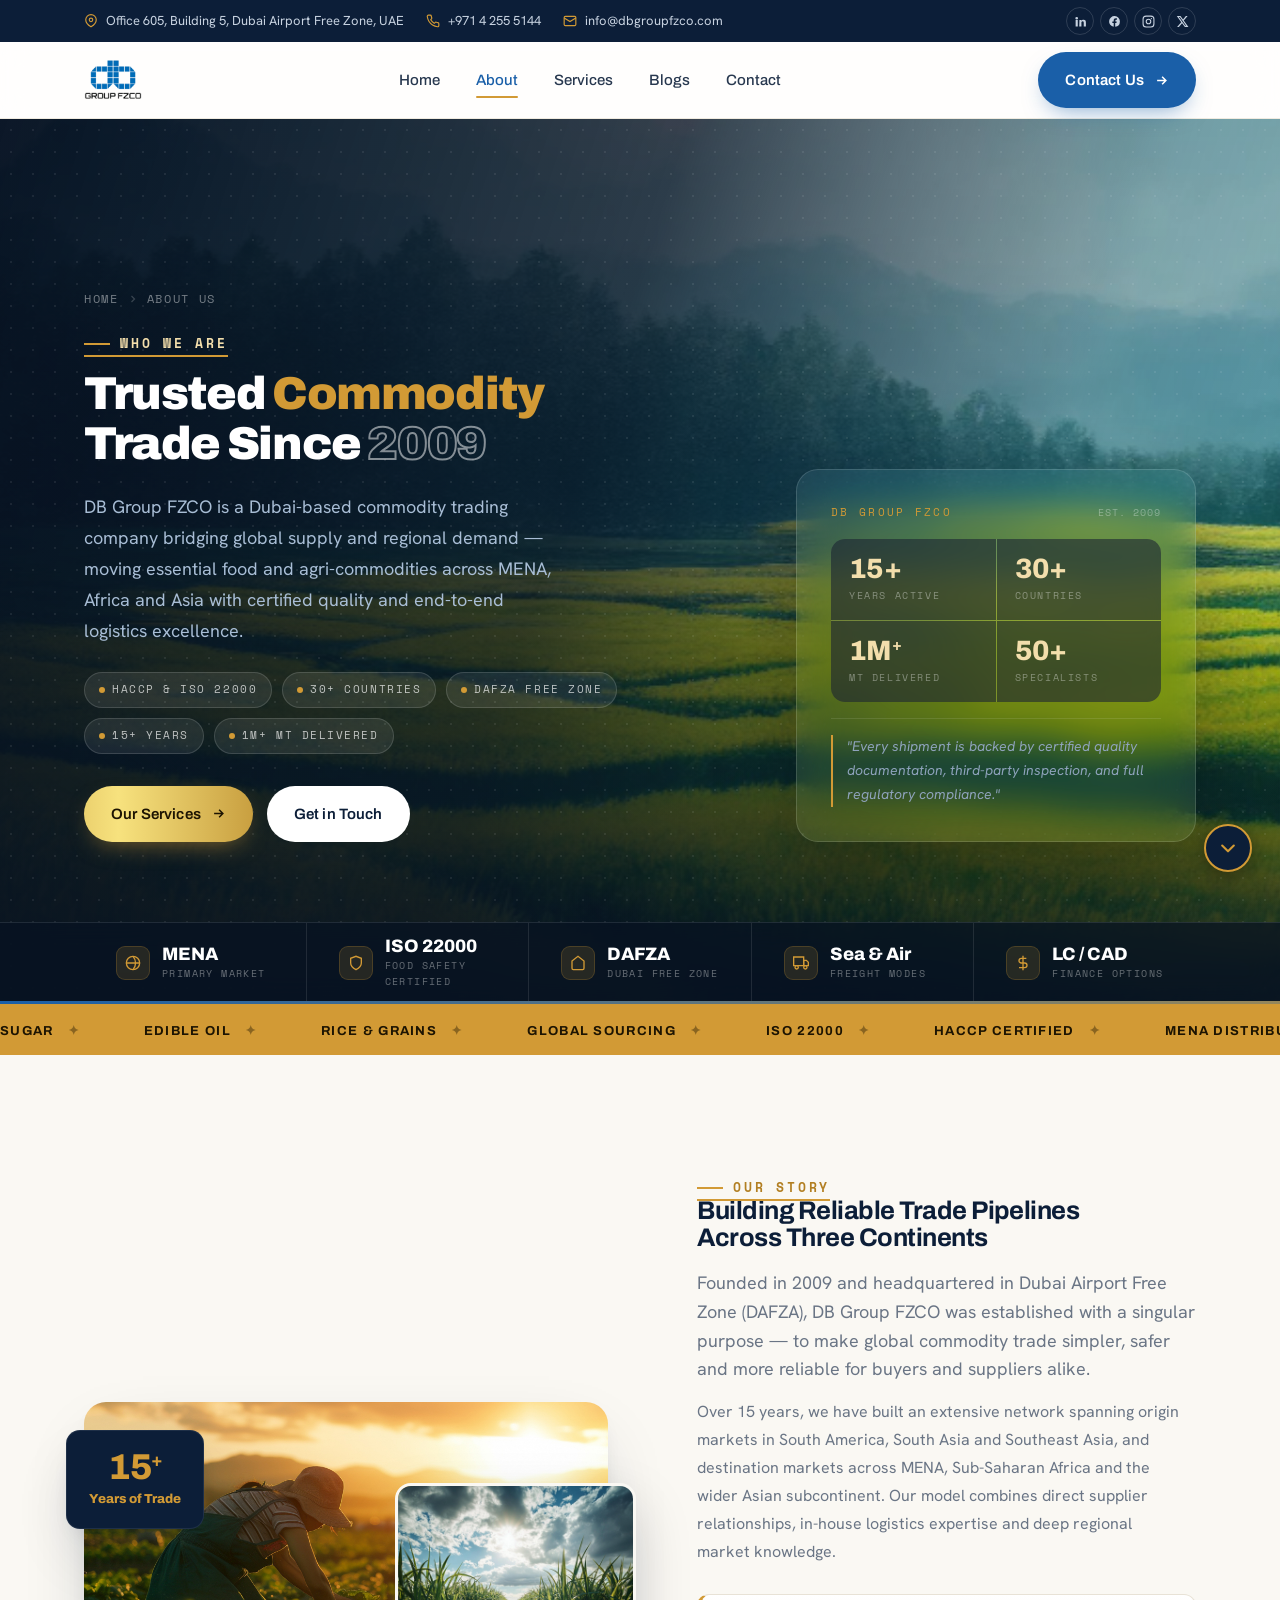
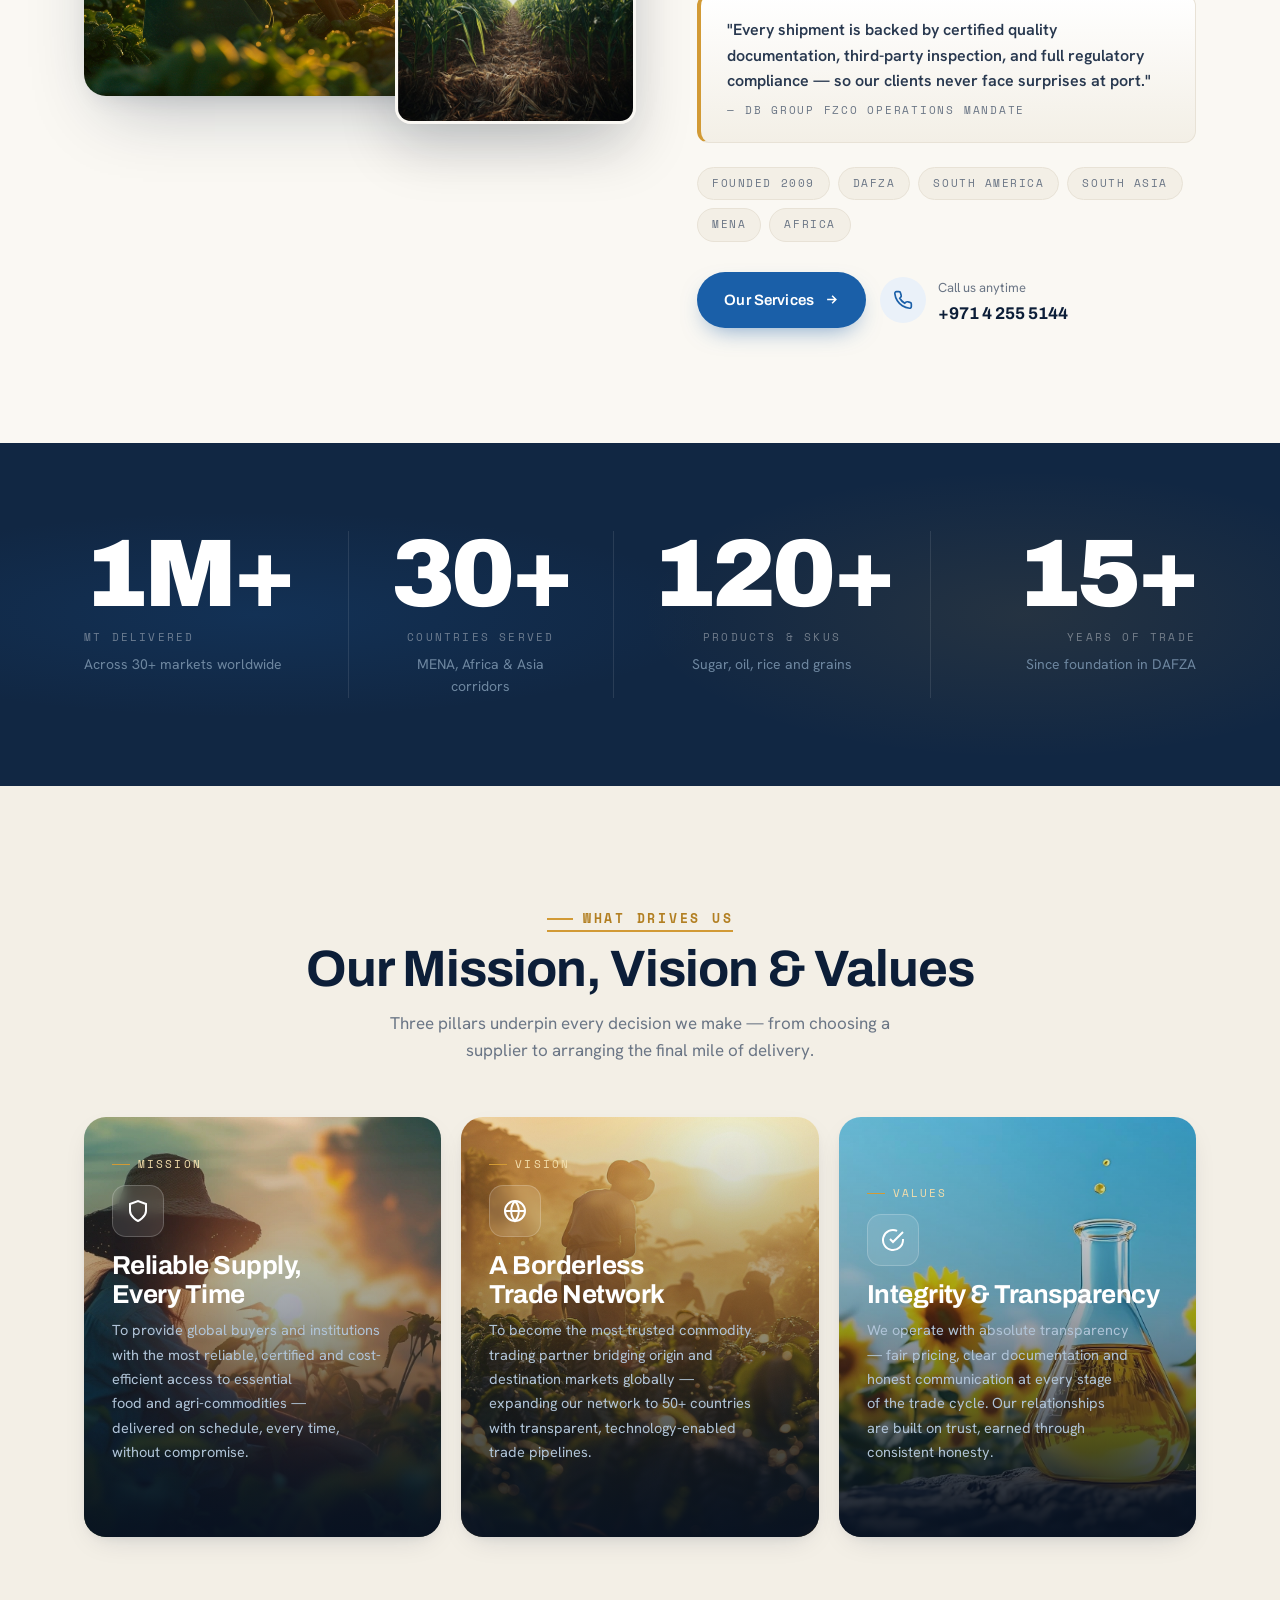
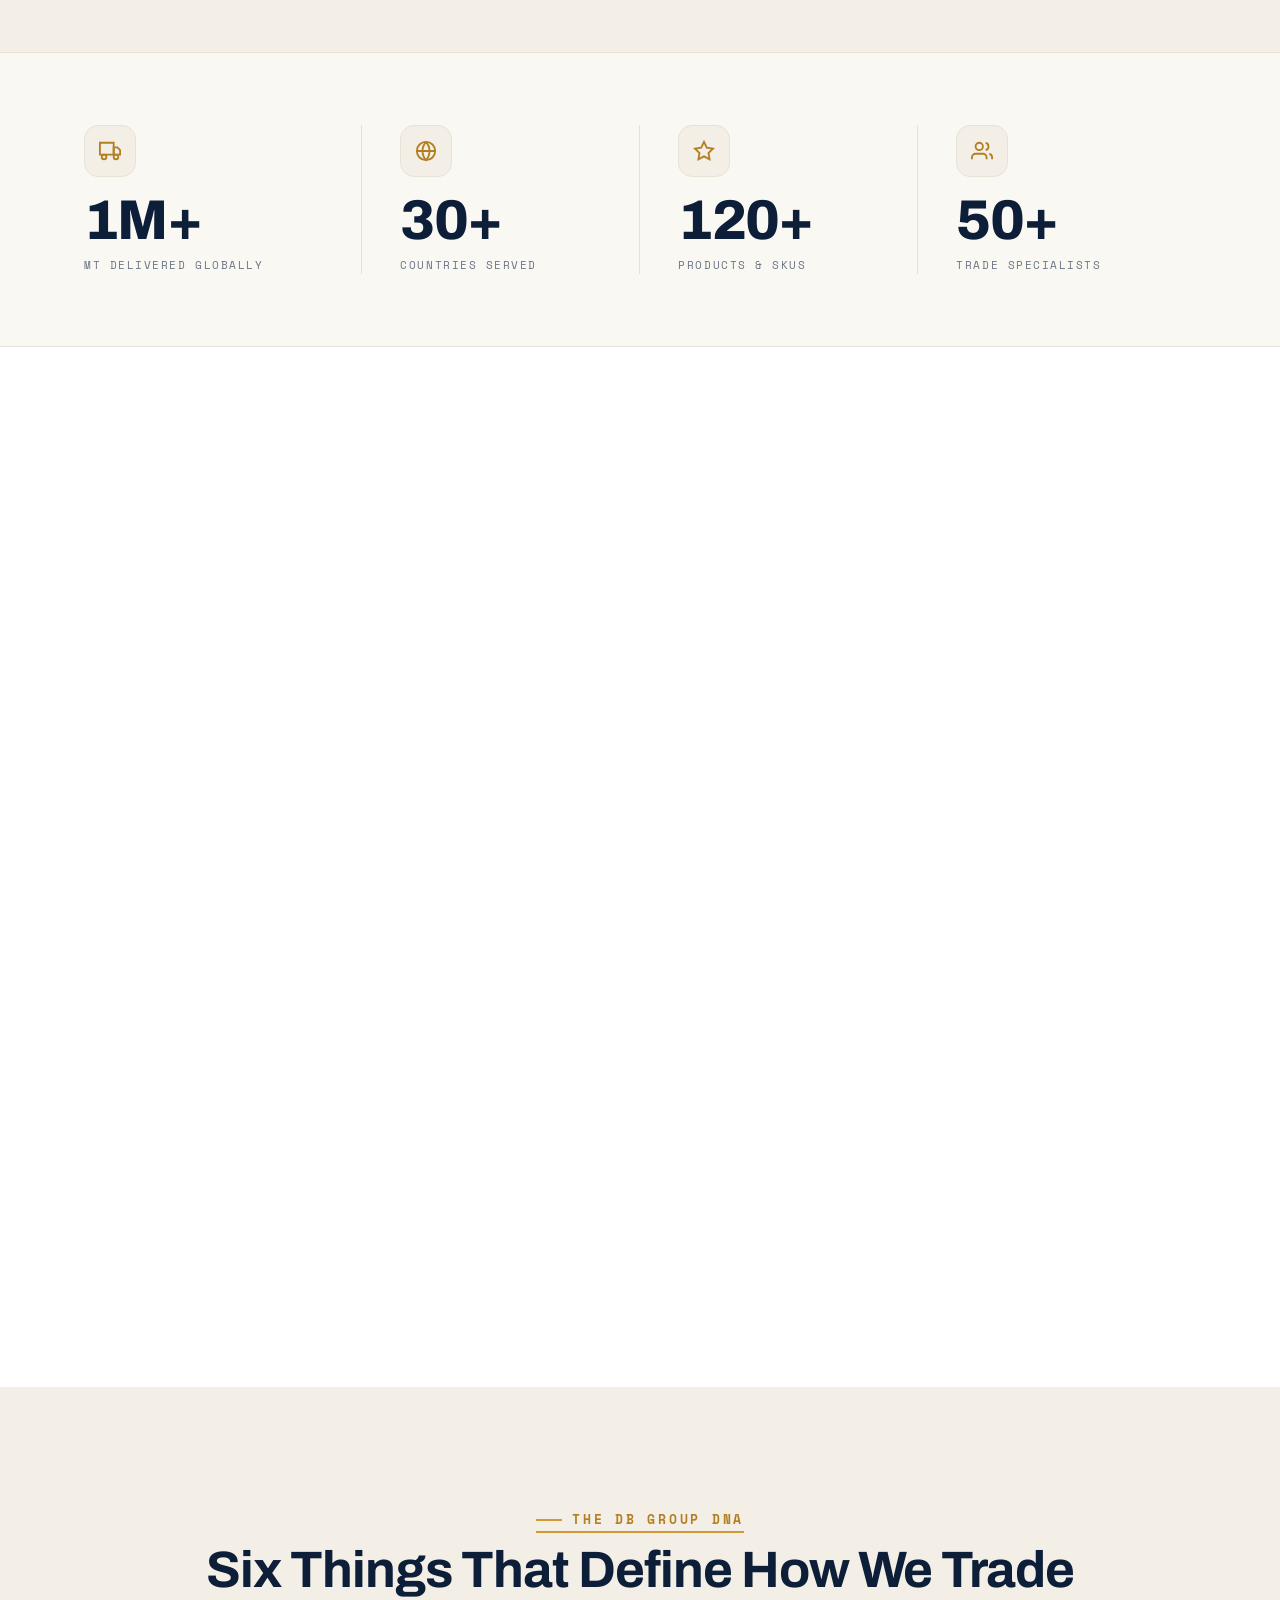
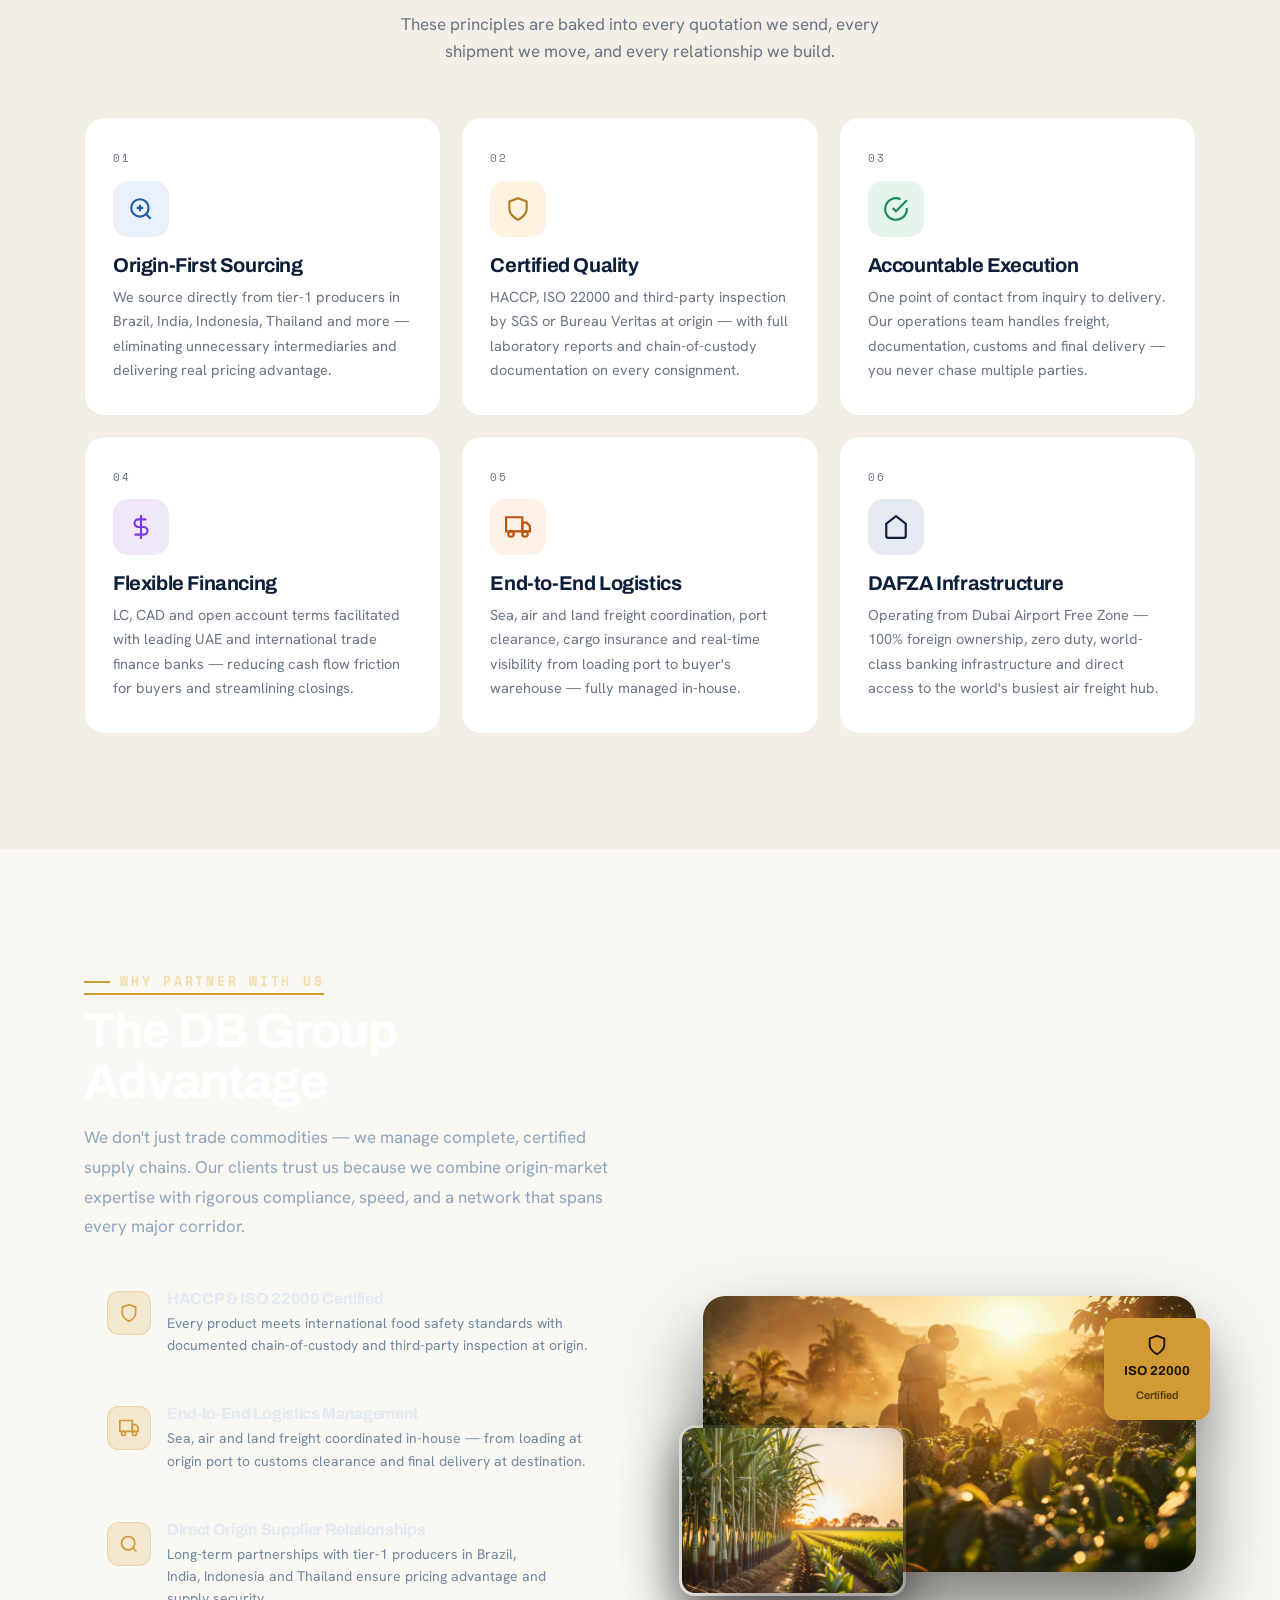
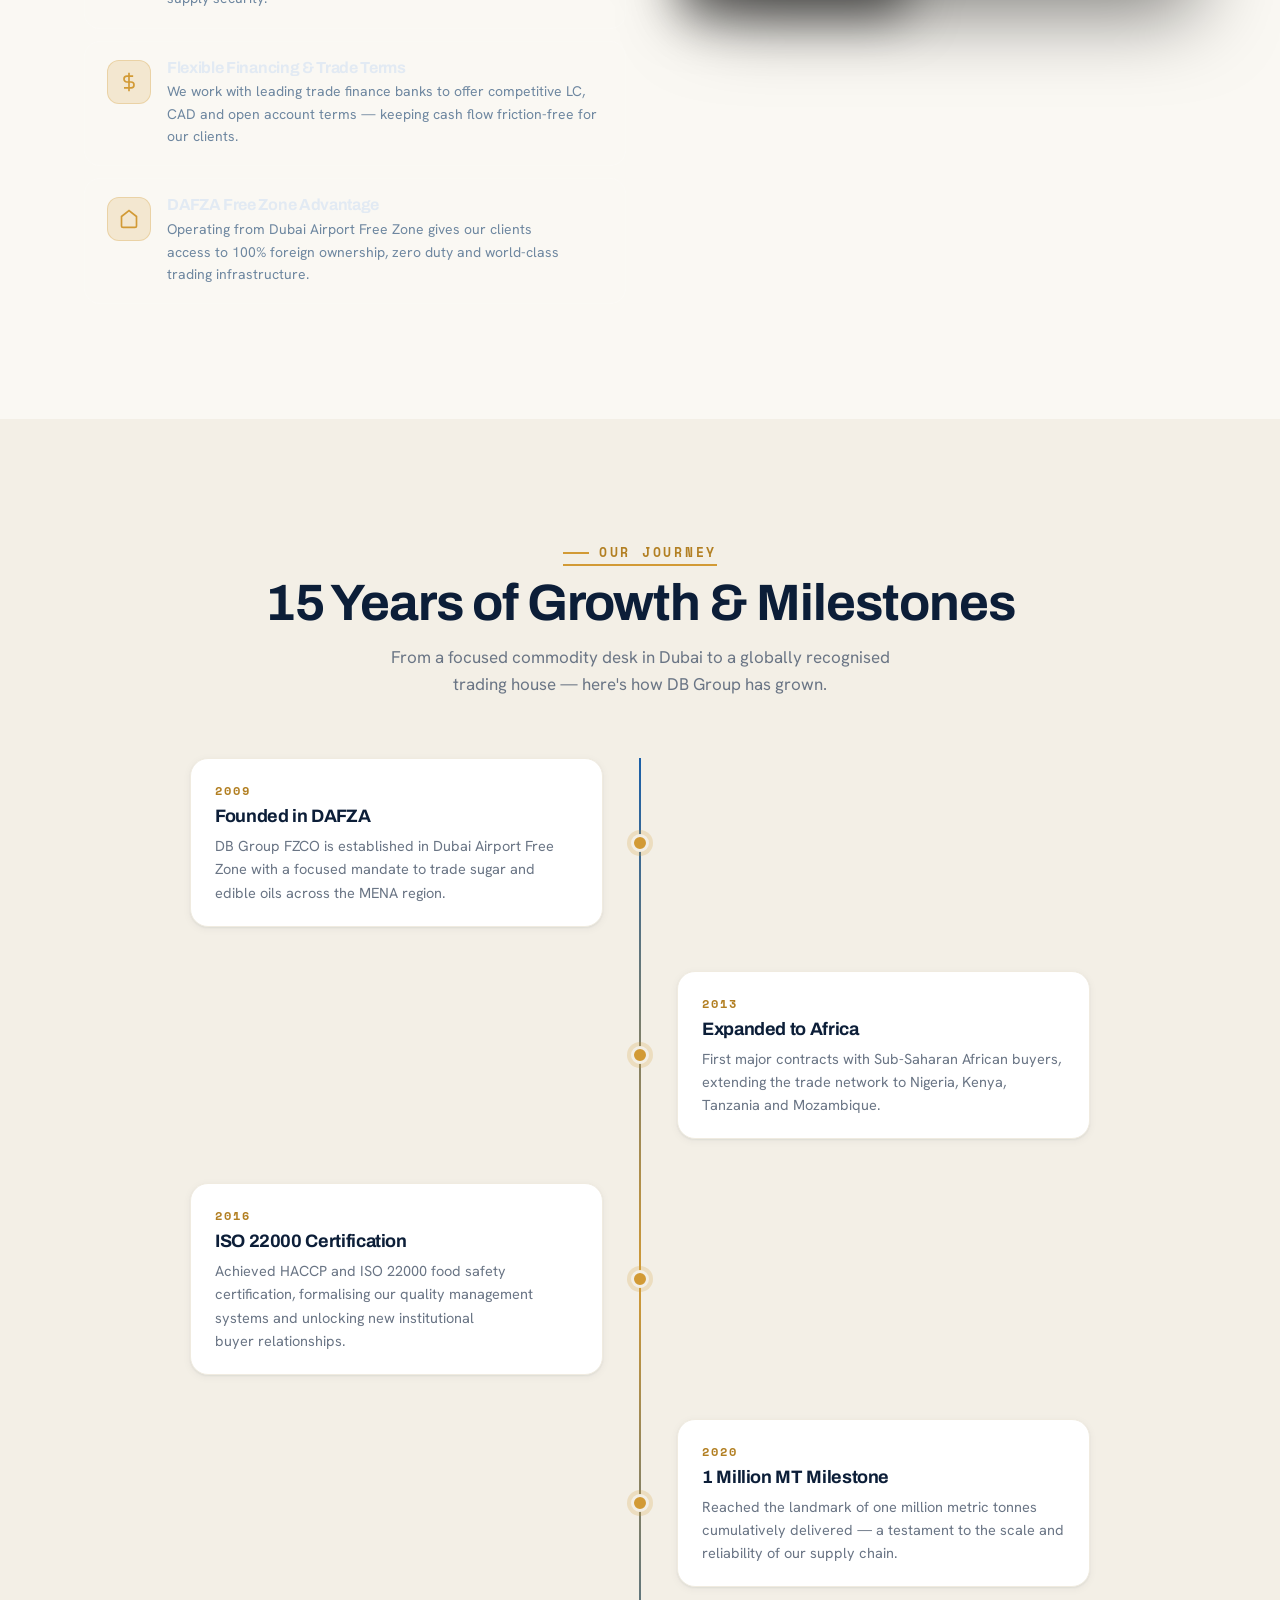
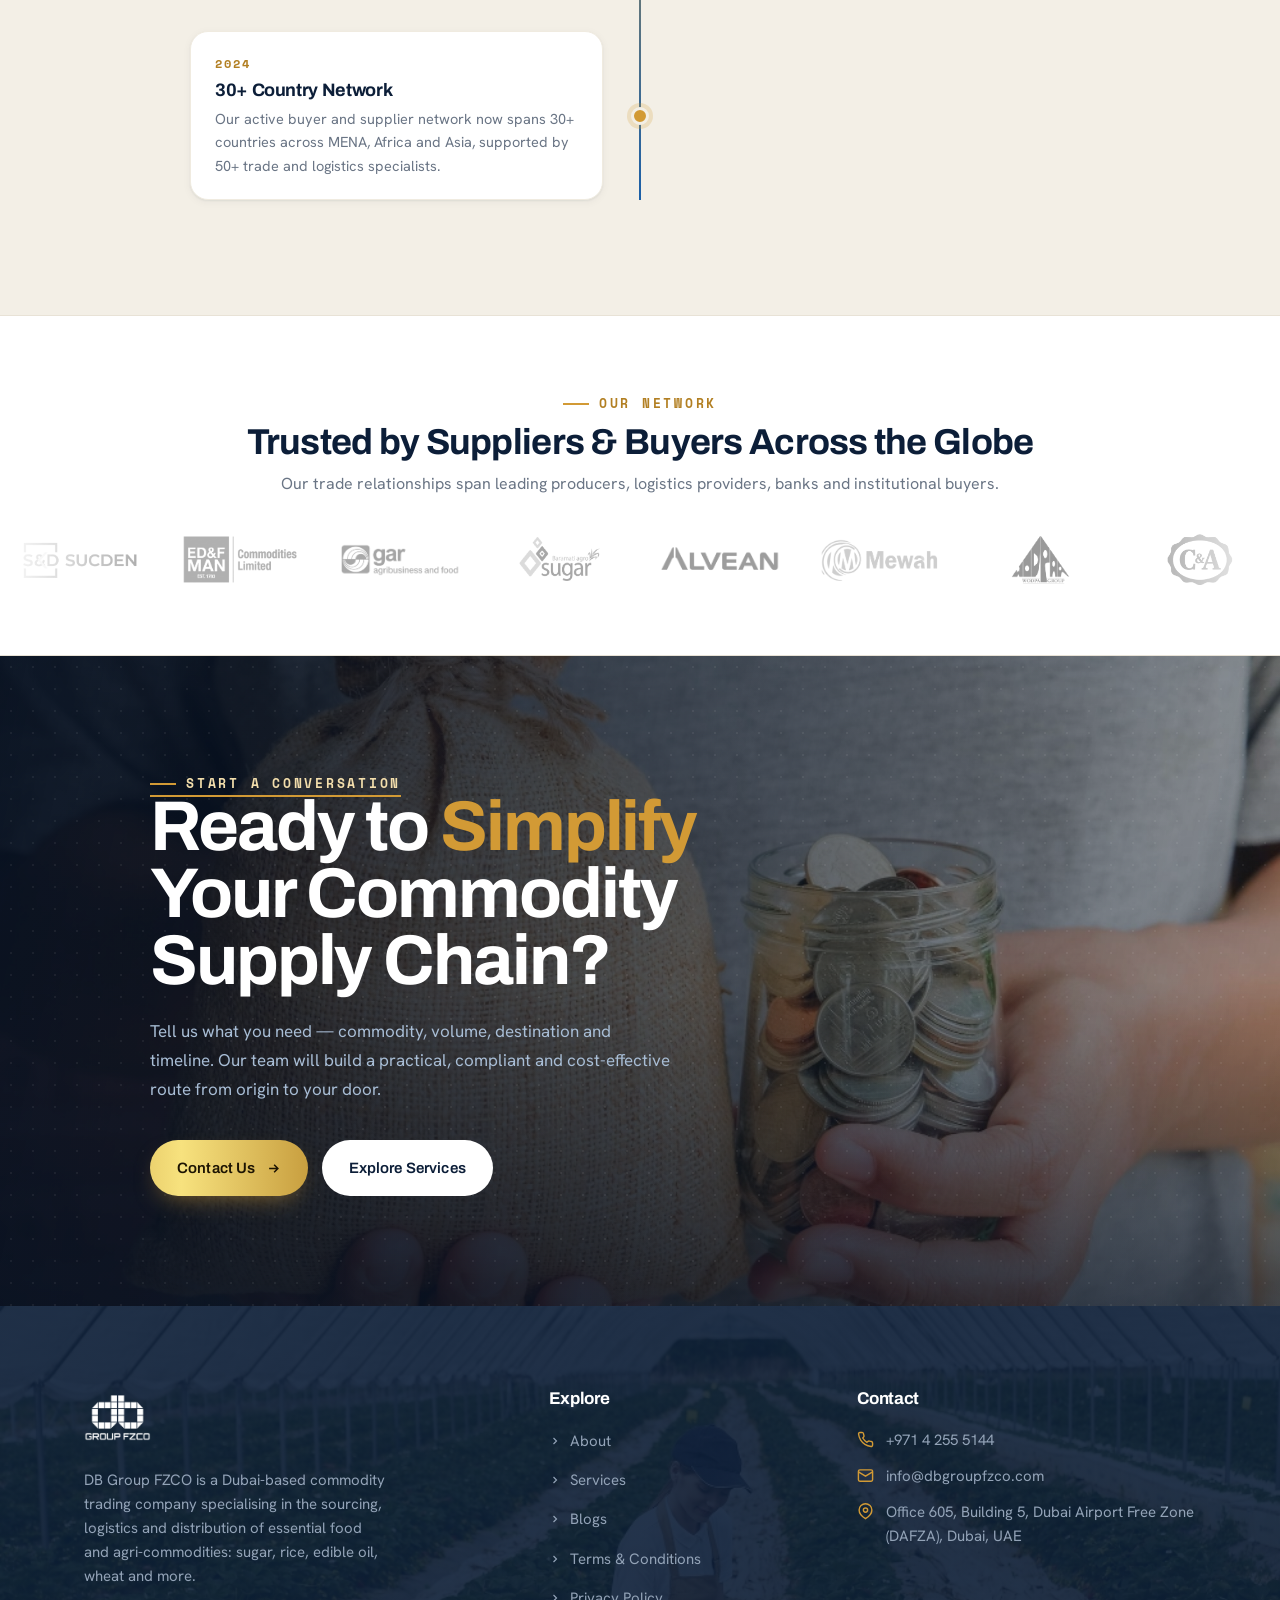
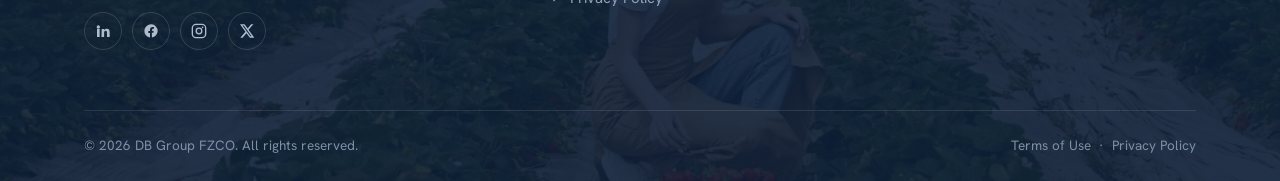
<file: about.html>
﻿<!DOCTYPE html>
<html lang="en">
<head>
<meta charset="UTF-8" />
<meta name="viewport" content="width=device-width, initial-scale=1.0" />
<link rel="icon" type="image/x-icon" href="assets/images/favicon.ico" />
<link rel="apple-touch-icon" href="assets/images/favicon.ico" />
<title>About Us | DB Group FZCO</title>
<link rel="preconnect" href="https://fonts.googleapis.com" />
<link rel="preconnect" href="https://fonts.gstatic.com" crossorigin />
<link href="https://fonts.googleapis.com/css2?family=Archivo:wght@400;500;600;700;800;900&family=Hanken+Grotesk:wght@400;500;600;700&family=Space+Mono:wght@400;700&display=swap" rel="stylesheet" />
<link rel="stylesheet" href="assets/css/styles.css" />
<style>

/* ============================================================
   ABOUT PAGE — pro-level redesign
   ============================================================ */

/* ---- Breadcrumb ---- */
.breadcrumb {
  display: flex; align-items: center; gap: 8px;
  font-family: var(--font-mono); font-size: 12px;
  letter-spacing: .14em; text-transform: uppercase;
  color: rgba(255,255,255,.44); margin-bottom: 18px;
}
.breadcrumb a { color: rgba(255,255,255,.44); transition: color .2s; }
.breadcrumb a:hover { color: var(--gold-soft); }
.breadcrumb svg { width: 12px; height: 12px; opacity: .44; }

/* ============================================================
   1. HERO
   ============================================================ */
.about-hero {
  position: relative;
  min-height: min(880px, 96vh);
  display: flex;
  flex-direction: column;
  justify-content: flex-end;
  overflow: hidden;
  background: #081222;
  isolation: isolate;
}

.about-hero-bg {
  position: absolute; inset: 0; z-index: -3; overflow: hidden;
  animation: kbZoom 22s ease-out forwards;
  transform-origin: center center;
}
.about-hero-bg img {
  width: 100%; height: 115%; object-fit: cover;
  object-position: center 25%;
  will-change: transform;
}
.about-hero-shade {
  position: absolute; inset: 0; z-index: -2;
  background:
    linear-gradient(108deg, rgba(8,18,34,.97) 0%, rgba(8,18,34,.80) 44%, rgba(8,18,34,.26) 76%, rgba(8,18,34,.10) 100%),
    linear-gradient(0deg, rgba(8,18,34,.92) 0%, rgba(8,18,34,0) 46%);
}
.about-hero-dots {
  position: absolute; inset: 0; z-index: -1; opacity: .14;
  background-image: radial-gradient(rgba(255,255,255,.55) 1px, transparent 1.4px);
  background-size: 22px 22px;
}
.about-hero::after {
  content: ""; position: absolute; bottom: 0; left: 0; right: 0;
  height: 3px; z-index: 5;
  background: linear-gradient(90deg, var(--primary), var(--gold), var(--primary));
  background-size: 300%;
  animation: ctaGrad 7s ease infinite;
}

.about-hero__inner {
  position: relative; z-index: 2;
  padding-block: clamp(110px,14vw,170px) clamp(50px,7vw,80px);
  display: grid;
  grid-template-columns: 1fr 400px;
  gap: clamp(40px,6vw,96px);
  align-items: end;
}

.about-hero h1 {
  color: #fff;
  font-size: clamp(26px, 3.6vw, 48px);
  line-height: 1.08;
  font-weight: 900;
  letter-spacing: -.03em;
  max-width: 16ch;
  margin-top: 16px;
}
.about-hero h1 em { font-style: normal; color: var(--gold); }
.about-hero h1 .outline {
  -webkit-text-stroke: 2px rgba(255,255,255,.5);
  color: transparent;
}
.about-hero .lede {
  color: #a8bdd5;
  margin-top: 22px;
  font-size: clamp(15px,1.5vw,18px);
  max-width: 50ch;
  line-height: 1.72;
}
.hero-chips { display: flex; gap: 10px; flex-wrap: wrap; margin-top: 26px; }
.hero-chip {
  display: flex; align-items: center; gap: 7px;
  font-family: var(--font-mono); font-size: 11px; letter-spacing: .14em; text-transform: uppercase;
  padding: 8px 14px; border-radius: 999px;
  background: rgba(255,255,255,.08); border: 1px solid rgba(255,255,255,.14);
  color: rgba(255,255,255,.7);
  transition: background .2s, border-color .2s, color .2s;
}
.hero-chip:hover { background: rgba(210,154,53,.2); border-color: rgba(210,154,53,.4); color: var(--gold-soft); }
.hero-chip-dot { width: 6px; height: 6px; border-radius: 50%; background: var(--gold); flex: none; }
.about-hero__actions { display: flex; gap: 14px; flex-wrap: wrap; margin-top: 32px; }

/* Right panel */
.about-hero-panel {
  background: rgba(255,255,255,.07);
  border: 1px solid rgba(255,255,255,.14);
  backdrop-filter: blur(20px) saturate(1.4);
  border-radius: 22px;
  padding: clamp(22px,3vw,34px);
  box-shadow: 0 32px 80px rgba(0,0,0,.3);
  position: relative; overflow: hidden;
  animation: floatY 5.5s ease-in-out infinite 0.8s;
  color: #fff;
  transition: transform .45s cubic-bezier(.16,1,.3,1), border-color .4s;
}
.about-hero-panel::before {
  content: ""; position: absolute; inset: -1px;
  background: linear-gradient(120deg, transparent 0%, rgba(255,255,255,.16) 38%, transparent 60%);
  transform: translateX(-130%);
  transition: transform 1s cubic-bezier(.16,1,.3,1);
  pointer-events: none;
}
.about-hero-panel:hover { transform: translateY(-8px); border-color: rgba(210,154,53,.4); }
.about-hero-panel:hover::before { transform: translateX(130%); }

.panel-label {
  font-family: var(--font-mono); font-size: 10.5px; letter-spacing: .22em;
  text-transform: uppercase; color: var(--gold); margin-bottom: 18px;
  display: flex; align-items: center; justify-content: space-between;
}
.panel-est { font-family: var(--font-mono); font-size: 10px; letter-spacing: .1em; color: rgba(255,255,255,.35); }
.panel-stat-grid {
  display: grid; grid-template-columns: 1fr 1fr;
  gap: 1px; background: rgba(255,255,255,.1);
  border-radius: 14px; overflow: hidden;
}
.psg { background: rgba(8,18,34,.55); padding: 16px 18px; }
.psg-val { font-family: var(--font-display); font-weight: 800; font-size: 28px; color: var(--gold-soft); line-height: 1; letter-spacing: -.02em; }
.psg-lab { font-family: var(--font-mono); font-size: 10px; letter-spacing: .16em; text-transform: uppercase; color: rgba(255,255,255,.38); margin-top: 5px; }
.panel-sep { height: 1px; background: rgba(255,255,255,.1); margin-block: 16px; }
.panel-quote {
  font-size: 14px; color: #8fa3bc; line-height: 1.7;
  font-style: italic;
  padding-left: 14px; border-left: 2px solid var(--gold);
}

/* Hero statsbar */
.about-statsbar {
  position: relative; z-index: 3;
  background: rgba(8,18,34,.72);
  backdrop-filter: blur(14px);
  border-top: 1px solid rgba(255,255,255,.1);
}
.asb-inner {
  display: flex; align-items: stretch; min-height: 70px;
}
.asb-item {
  flex: 1; display: flex; align-items: center; gap: 12px;
  padding: 14px clamp(12px,2.5vw,32px);
  border-right: 1px solid rgba(255,255,255,.1);
  transition: background .25s;
}
.asb-item:last-child { border-right: none; }
.asb-item:hover { background: rgba(255,255,255,.06); }
.asb-ico {
  width: 34px; height: 34px; flex: none;
  border-radius: 9px; background: rgba(210,154,53,.15);
  border: 1px solid rgba(210,154,53,.22);
  display: grid; place-items: center; color: var(--gold);
}
.asb-ico svg { width: 16px; height: 16px; }
.asb-val { font-family: var(--font-display); font-weight: 800; font-size: 18px; color: #fff; line-height: 1; }
.asb-lab { font-family: var(--font-mono); font-size: 10px; letter-spacing: .14em; text-transform: uppercase; color: rgba(255,255,255,.38); margin-top: 3px; }

@media (max-width: 1020px) { .about-hero__inner { grid-template-columns: 1fr; } .about-hero-panel { display: none; } }
@media (max-width: 600px) {
  .asb-inner { flex-wrap: wrap; }
  .asb-item { min-width: 50%; border-top: 1px solid rgba(255,255,255,.08); }
  .asb-item:nth-child(odd) { border-right: 1px solid rgba(255,255,255,.1); }
  .asb-item:nth-child(1), .asb-item:nth-child(2) { border-top: none; }
}

/* ============================================================
   2. MARQUEE STRIP
   ============================================================ */
.marquee-strip {
  background: var(--gold);
  overflow: hidden;
  padding-block: 12px;
  white-space: nowrap;
}
.marquee-inner {
  display: inline-flex;
  animation: marqueeScroll 28s linear infinite;
  gap: 0;
}
.marquee-item {
  display: inline-flex; align-items: center; gap: 14px;
  font-family: var(--font-display); font-weight: 700; font-size: 13px;
  letter-spacing: .1em; text-transform: uppercase;
  color: #1d1402;
  padding-right: 32px;
}
.marquee-sep { opacity: .4; margin-right: 32px; }
@keyframes marqueeScroll { from { transform: translateX(0); } to { transform: translateX(-50%); } }

/* ============================================================
   3. OUR STORY
   ============================================================ */
.story-section { background: var(--paper); }
.story-layout {
  display: grid;
  grid-template-columns: 1.05fr 1fr;
  gap: clamp(48px,7vw,100px);
  align-items: center;
}
.story-visual { position: relative; }
.story-img-main { border-radius: 22px; overflow: hidden; box-shadow: var(--shadow-lg); }
.story-img-main img { width: 100%; display: block; transition: transform .7s cubic-bezier(.2,.7,.2,1); }
.story-visual:hover .story-img-main img { transform: scale(1.04); }
.story-img-float {
  position: absolute; bottom: -28px; right: -28px;
  width: 46%; border-radius: 16px; overflow: hidden;
  box-shadow: 0 24px 56px rgba(8,18,34,.18);
  border: 3px solid var(--paper);
}
.story-img-float img { width: 100%; display: block; }
.story-dots {
  position: absolute; top: -16px; left: -16px;
  width: 100px; height: 100px;
  background-image: radial-gradient(var(--gold) 1.5px, transparent 1.7px);
  background-size: 15px 15px;
  opacity: .4; z-index: -1; border-radius: 8px;
}
.story-badge-float {
  position: absolute; top: 28px; left: -18px;
  background: var(--navy); color: var(--gold);
  border-radius: 14px; padding: 18px 22px;
  box-shadow: var(--shadow-lg);
  font-family: var(--font-display);
  font-weight: 800; font-size: 13px;
  display: flex; flex-direction: column; align-items: center; gap: 4px; text-align: center;
  animation: floatY 4.5s ease-in-out infinite 0.5s;
  border: 1px solid rgba(255,255,255,.08);
}
.story-badge-float .sbf-num { font-size: 36px; letter-spacing: -.03em; line-height: 1; }

.story-text { position: relative; }
.story-text h2 { font-size: clamp(28px,3.8vw,50px); margin-top: 14px; }
.story-text .lede { color: var(--muted); margin-top: 18px; font-size: 17px; line-height: 1.75; }

.story-pull {
  margin-top: 28px; padding: 22px 26px;
  background: linear-gradient(180deg, #fff 0%, var(--paper-2) 100%);
  border: 1px solid var(--line);
  border-left: 4px solid var(--gold);
  border-radius: var(--radius-sm);
}
.story-pull p { color: var(--ink-soft); font-weight: 600; font-size: 16px; line-height: 1.6; }
.story-pull cite { display: block; margin-top: 8px; font-family: var(--font-mono); font-size: 11px; letter-spacing: .16em; text-transform: uppercase; color: var(--muted); font-style: normal; }

.story-tags { display: flex; gap: 8px; flex-wrap: wrap; margin-top: 24px; }
.story-tag {
  font-family: var(--font-mono); font-size: 11px; letter-spacing: .14em; text-transform: uppercase;
  padding: 7px 14px; border-radius: 999px;
  background: var(--paper-2); border: 1px solid var(--line);
  color: var(--muted);
  transition: background .2s, color .2s, border-color .2s;
}
.story-tag:hover { background: var(--navy); color: var(--gold-soft); border-color: var(--navy); }

.story-actions { display: flex; gap: 14px; flex-wrap: wrap; margin-top: 30px; }
.callbox { display: flex; align-items: center; gap: 12px; }
.callbox .ring { width: 46px; height: 46px; border-radius: 50%; background: #eaf1f9; color: var(--primary); display: grid; place-items: center; }
.callbox .ring svg { width: 20px; height: 20px; }
.callbox b { display: block; font-family: var(--font-display); font-size: 17px; color: var(--ink); }
.callbox span { font-size: 13px; color: var(--muted); }

@media (max-width: 900px) {
  .story-layout { grid-template-columns: 1fr; }
  .story-visual { max-width: 520px; }
  .story-img-float { width: 40%; bottom: -18px; right: -12px; }
  .story-badge-float { left: -8px; }
}

/* ============================================================
   4. LARGE STATS (full-width dark)
   ============================================================ */
.big-stats {
  background: var(--navy-2, #0A1830);
  position: relative; overflow: hidden;
}
.big-stats::before {
  content: ""; position: absolute; inset: 0;
  background: radial-gradient(ellipse 60% 50% at 20% 50%, rgba(26,95,168,.18), transparent 60%),
              radial-gradient(ellipse 50% 70% at 80% 50%, rgba(210,154,53,.1), transparent 60%);
}
.big-stats .wrap { position: relative; }
.bstat-grid {
  display: grid; grid-template-columns: repeat(4,1fr);
  padding-block: clamp(52px,7vw,88px);
  gap: 0;
}
.bstat {
  padding-inline: clamp(16px,3vw,44px);
  border-right: 1px solid rgba(255,255,255,.1);
  text-align: center;
  transition: background .3s;
}
.bstat:first-child { border-left: none; padding-left: 0; text-align: left; }
.bstat:last-child { border-right: none; padding-right: 0; text-align: right; }
.bstat:hover { background: rgba(255,255,255,.03); }
.bstat-val { font-family: var(--font-display); font-weight: 900; font-size: clamp(52px,8vw,96px); color: #fff; line-height: .9; letter-spacing: -.04em; }
.bstat-val .accent { color: var(--gold); }
.bstat-label { font-family: var(--font-mono); font-size: 11px; letter-spacing: .2em; text-transform: uppercase; color: rgba(255,255,255,.38); margin-top: 12px; }
.bstat-sub { color: #6e87a0; font-size: 14px; margin-top: 6px; }

@media (max-width: 760px) {
  .bstat-grid { grid-template-columns: 1fr 1fr; row-gap: 40px; }
  .bstat { border-right: none; border-bottom: 1px solid rgba(255,255,255,.08); padding-block: 0 40px; text-align: left; }
  .bstat:nth-child(even) { border-left: 1px solid rgba(255,255,255,.08); padding-left: 24px; }
  .bstat:last-child, .bstat:nth-last-child(2) { border-bottom: none; }
  .bstat:first-child, .bstat:last-child { text-align: left; }
}

/* ============================================================
   5. CORE VALUES (full-bleed image cards)
   ============================================================ */
.values-section { background: var(--paper-2); }
.values-head { text-align: center; margin-bottom: 52px; }
.values-head h2 { font-size: clamp(28px,4vw,52px); margin-top: 14px; }
.values-head p { color: var(--muted); margin-top: 14px; font-size: 17px; max-width: 52ch; margin-inline: auto; }

.values-grid {
  display: grid; grid-template-columns: repeat(3,1fr);
  gap: 20px;
}
.val-card {
  border-radius: 22px; overflow: hidden;
  position: relative; color: #fff;
  min-height: 420px; display: flex; align-items: flex-end;
  cursor: default; isolation: isolate;
  box-shadow: var(--shadow);
  transition: transform .42s cubic-bezier(.16,1,.3,1), box-shadow .42s;
}
.val-card:hover { transform: translateY(-10px) scale(1.015); box-shadow: 0 40px 72px rgba(8,18,34,.22); }
.val-card img {
  position: absolute; inset: 0; width: 100%; height: 100%; object-fit: cover; z-index: -2;
  transition: transform .7s cubic-bezier(.16,1,.3,1);
}
.val-card:hover img { transform: scale(1.07); }
.val-card::before {
  content: ""; position: absolute; inset: 0; z-index: -1;
  background: linear-gradient(0deg, rgba(8,18,34,.94) 0%, rgba(8,18,34,.38) 55%, rgba(8,18,34,.06) 100%);
  transition: opacity .4s;
}
.val-card:hover::before { opacity: .9; }
.val-card::after {
  content: ""; position: absolute;
  bottom: 0; left: 24px; right: 24px; height: 2px;
  background: linear-gradient(90deg, var(--gold), var(--primary));
  transform: scaleX(0); transform-origin: left;
  transition: transform .5s cubic-bezier(.16,1,.3,1);
  z-index: 2;
}
.val-card:hover::after { transform: scaleX(1); }

.val-body { padding: 28px 28px 32px; position: relative; z-index: 1; width: 100%; }
.val-kicker {
  font-family: var(--font-mono); font-size: 10.5px;
  letter-spacing: .2em; text-transform: uppercase; color: var(--gold-soft);
  display: flex; align-items: center; gap: 8px; margin-bottom: 12px;
}
.val-kicker::before { content:""; width:18px; height:1px; background:var(--gold); }
.val-icon-wrap {
  width: 52px; height: 52px; border-radius: 14px;
  display: grid; place-items: center; margin-bottom: 14px;
  border: 1px solid rgba(255,255,255,.2);
  background: rgba(255,255,255,.1); backdrop-filter: blur(6px);
  transition: transform .35s cubic-bezier(.16,1,.3,1), background .3s;
}
.val-card:hover .val-icon-wrap { transform: rotate(-6deg) scale(1.1); background: rgba(210,154,53,.25); }
.val-icon-wrap svg { width: 24px; height: 24px; }
.val-body h3 { font-size: clamp(20px,2.2vw,26px); color: #fff; line-height: 1.1; }
.val-body p { color: #b0c4d8; font-size: 14.5px; margin-top: 10px; line-height: 1.68; max-width: 34ch; }
.val-body .val-detail {
  display: inline-flex; align-items: center; gap: 6px;
  margin-top: 18px; font-family: var(--font-display); font-weight: 600; font-size: 13px;
  color: var(--gold-soft); opacity: 0;
  transform: translateY(8px);
  transition: opacity .35s .1s, transform .35s .1s;
}
.val-card:hover .val-detail { opacity: 1; transform: translateY(0); }

@media (max-width: 860px) { .values-grid { grid-template-columns: 1fr; } .val-card { min-height: 300px; } }

/* ============================================================
   6. STATS BAND
   ============================================================ */
.stat-band { background: var(--paper); border-block: 1px solid var(--line); }
.stat-band-inner {
  display: grid; grid-template-columns: repeat(4,1fr);
  padding-block: clamp(44px,6vw,72px);
}
.sb-stat {
  padding-inline: clamp(14px,3vw,42px);
  border-right: 1px solid var(--line);
  display: flex; flex-direction: column;
}
.sb-stat:first-child { padding-left: 0; }
.sb-stat:last-child { border-right: none; }
.sb-ico2 {
  width: 52px; height: 52px; border-radius: 14px;
  background: var(--paper-2); border: 1px solid var(--line);
  display: grid; place-items: center; color: var(--gold-d);
  margin-bottom: 16px;
  transition: transform .35s cubic-bezier(.16,1,.3,1), background .3s;
}
.sb-ico2 svg { width: 22px; height: 22px; }
.sb-stat:hover .sb-ico2 { transform: rotate(-8deg) scale(1.1); background: var(--gold-soft); }
.sb-num { font-family: var(--font-display); font-weight: 800; font-size: clamp(36px,5vw,56px); color: var(--ink); letter-spacing: -.03em; line-height: 1; }
.sb-num .gold { color: var(--gold-d); }
.sb-lab2 { font-family: var(--font-mono); font-size: 11px; letter-spacing: .14em; text-transform: uppercase; color: var(--muted); margin-top: 8px; }

@media (max-width: 760px) { .stat-band-inner { grid-template-columns: 1fr 1fr; row-gap: 40px; } .sb-stat:nth-child(even) { border-right: none; } }

/* ============================================================
   7. GALLERY MOSAIC
   ============================================================ */
.gallery-section { background: var(--surface); }
.gallery-head { text-align: center; margin-bottom: 52px; }
.gallery-head h2 { font-size: clamp(28px,3.8vw,50px); margin-top: 14px; }

.gallery-mosaic {
  display: grid;
  grid-template-columns: repeat(12,1fr);
  grid-template-rows: repeat(2, 290px);
  gap: 16px;
}
.gm-cell { overflow: hidden; border-radius: var(--radius); position: relative; }
.gm-cell img { width: 100%; height: 100%; object-fit: cover; display: block; transition: transform .7s cubic-bezier(.2,.7,.2,1); }
.gm-cell:hover img { transform: scale(1.08); }
.gm-cell::after {
  content: ""; position: absolute; inset: 0;
  background: linear-gradient(0deg, rgba(8,18,34,.62) 0%, rgba(8,18,34,0) 50%);
  opacity: 0; transition: opacity .35s;
}
.gm-cell:hover::after { opacity: 1; }
.gm-cell-caption {
  position: absolute; bottom: 16px; left: 18px; z-index: 2;
  font-family: var(--font-display); font-weight: 600; font-size: 15px; color: #fff;
  opacity: 0; transform: translateY(8px);
  transition: opacity .35s, transform .35s;
  pointer-events: none;
}
.gm-cell:hover .gm-cell-caption { opacity: 1; transform: translateY(0); }
.gm-cell:nth-child(1) { grid-column: 1/6;  grid-row: 1/2; }
.gm-cell:nth-child(2) { grid-column: 6/9;  grid-row: 1/2; }
.gm-cell:nth-child(3) { grid-column: 9/13; grid-row: 1/3; }
.gm-cell:nth-child(4) { grid-column: 1/4;  grid-row: 2/3; }
.gm-cell:nth-child(5) { grid-column: 4/9;  grid-row: 2/3; }

@media (max-width: 900px) {
  .gallery-mosaic { grid-template-columns: 1fr 1fr; grid-template-rows: auto; }
  .gm-cell { grid-column: auto !important; grid-row: auto !important; aspect-ratio: 16/10; }
}
@media (max-width: 540px) { .gallery-mosaic { grid-template-columns: 1fr; } }

/* ============================================================
   8. OUR DNA / APPROACH
   ============================================================ */
.dna-section { background: var(--paper-2); }
.dna-head { text-align: center; margin-bottom: 52px; }
.dna-head h2 { font-size: clamp(28px,4vw,52px); margin-top: 14px; }
.dna-head p { color: var(--muted); margin-top: 14px; font-size: 17px; max-width: 52ch; margin-inline: auto; }

.dna-grid {
  display: grid;
  grid-template-columns: repeat(3,1fr);
  gap: 20px;
}
.dna-card {
  background: #fff; border-radius: 20px; padding: 32px 28px;
  border: 1px solid var(--line-soft);
  position: relative; overflow: hidden;
  transition: transform .38s cubic-bezier(.16,1,.3,1), box-shadow .38s, border-color .38s;
}
.dna-card::after {
  content: ""; position: absolute;
  bottom: 0; left: 0; right: 0; height: 3px;
  background: linear-gradient(90deg, var(--primary), var(--gold));
  transform: scaleX(0); transform-origin: left;
  transition: transform .45s cubic-bezier(.16,1,.3,1);
}
.dna-card:hover { transform: translateY(-8px); box-shadow: 0 28px 56px rgba(8,18,34,.12); border-color: transparent; }
.dna-card:hover::after { transform: scaleX(1); }

.dna-num { font-family: var(--font-mono); font-size: 10.5px; letter-spacing: .2em; text-transform: uppercase; color: var(--muted); margin-bottom: 14px; }
.dna-icon {
  width: 56px; height: 56px; border-radius: 15px;
  display: grid; place-items: center; margin-bottom: 18px;
  transition: transform .35s cubic-bezier(.16,1,.3,1);
}
.dna-card:hover .dna-icon { transform: rotate(-7deg) scale(1.12); }
.dna-icon.c1 { background: #eaf1fa; color: var(--primary); }
.dna-icon.c2 { background: #fdf3e0; color: var(--gold-d); }
.dna-icon.c3 { background: #e4f5ec; color: #1a8a5b; }
.dna-icon.c4 { background: #f0e8fa; color: #7c3aed; }
.dna-icon.c5 { background: #fff0e8; color: #c0530a; }
.dna-icon.c6 { background: #e5eaf2; color: var(--navy); }
.dna-icon svg { width: 26px; height: 26px; }
.dna-card h3 { font-size: 20px; }
.dna-card p { color: var(--muted); font-size: 14.5px; margin-top: 9px; line-height: 1.68; }

@media (max-width: 860px) { .dna-grid { grid-template-columns: 1fr 1fr; } }
@media (max-width: 520px) { .dna-grid { grid-template-columns: 1fr; } }

/* ============================================================
   9. WHY PARTNER (dark parallax)
   ============================================================ */
.why-section {
  background:
    linear-gradient(rgba(8,18,34,.86), rgba(8,18,34,.86)),
    url('assets/images/about/2151252086.webp') center / cover no-repeat;
  background-attachment: fixed;
}
.why-layout {
  display: grid; grid-template-columns: 1.1fr 1fr;
  gap: clamp(40px,6vw,96px); align-items: center;
}
.why-text h2 { color: #fff; font-size: clamp(28px,3.8vw,50px); margin-top: 14px; }
.why-text p { color: #8fa5be; margin-top: 18px; font-size: 17px; line-height: 1.75; }

.why-cards { display: grid; gap: 12px; margin-top: 30px; }
.why-card {
  display: flex; gap: 16px; align-items: flex-start;
  padding: 18px 22px; border-radius: 16px;
  background: rgba(255,255,255,.06);
  border: 1px solid rgba(255,255,255,.1);
  transition: background .3s, border-color .3s, transform .3s;
}
.why-card:hover { background: rgba(255,255,255,.1); border-color: rgba(210,154,53,.3); transform: translateX(6px); }
.wc-icon {
  width: 44px; height: 44px; border-radius: 12px; flex: none;
  background: rgba(210,154,53,.18); border: 1px solid rgba(210,154,53,.28);
  display: grid; place-items: center; color: var(--gold);
  transition: transform .3s;
}
.why-card:hover .wc-icon { transform: rotate(-6deg) scale(1.1); }
.wc-icon svg { width: 20px; height: 20px; }
.wc-text h4 { font-family: var(--font-display); font-weight: 700; font-size: 16px; color: #e2eaf3; }
.wc-text p { color: #6e87a0; font-size: 14px; margin-top: 4px; line-height: 1.6; }

.why-visual { position: relative; }
.why-img-main { border-radius: 22px; overflow: hidden; box-shadow: 0 40px 80px rgba(0,0,0,.5); }
.why-img-main img { width: 100%; display: block; }
.why-img-float {
  position: absolute; bottom: -24px; left: -24px;
  width: 46%; border-radius: 16px; overflow: hidden;
  box-shadow: 0 20px 50px rgba(0,0,0,.55);
  border: 3px solid rgba(255,255,255,.1);
}
.why-img-float img { width: 100%; display: block; }
.why-cert-float {
  position: absolute; top: 22px; right: -14px;
  background: var(--gold); color: #1d1402;
  border-radius: 14px; padding: 16px 20px;
  box-shadow: var(--shadow-lg);
  font-family: var(--font-display); font-weight: 700; font-size: 13px;
  display: flex; flex-direction: column; align-items: center; gap: 5px; text-align: center;
  animation: floatY 4.5s ease-in-out infinite 1s;
}
.why-cert-float svg { width: 22px; height: 22px; }

@media (max-width: 900px) {
  .why-layout { grid-template-columns: 1fr; }
  .why-visual { margin-top: 40px; overflow: hidden; }
  .why-img-float { width: 38%; bottom: -14px; left: 0; }
  .why-cert-float { top: 12px; right: 0; }
  .why-img-main img { max-height: 420px; object-fit: cover; }
  .why-section { background-attachment: scroll; }
}

/* ============================================================
   10. JOURNEY TIMELINE
   ============================================================ */
.journey-section { background: var(--paper-2); }
.journey-head { text-align: center; margin-bottom: 60px; }
.journey-head h2 { font-size: clamp(28px,4vw,52px); margin-top: 14px; }
.journey-head p { color: var(--muted); margin-top: 14px; font-size: 17px; max-width: 52ch; margin-inline: auto; }

.timeline { position: relative; max-width: 900px; margin: 0 auto; }
.timeline::before {
  content: ""; position: absolute;
  left: 50%; top: 0; bottom: 0; width: 2px;
  background: linear-gradient(180deg, var(--primary), var(--gold), var(--primary));
  transform: translateX(-50%);
}
.tl-item {
  display: grid; grid-template-columns: 1fr auto 1fr;
  gap: 28px; align-items: center;
  margin-bottom: 44px; position: relative;
}
.tl-item:last-child { margin-bottom: 0; }
.tl-dot {
  width: 18px; height: 18px; border-radius: 50%;
  background: var(--gold); border: 3px solid var(--paper-2);
  box-shadow: 0 0 0 4px rgba(210,154,53,.22);
  z-index: 1; justify-self: center;
  transition: transform .3s, box-shadow .3s;
}
.tl-item:hover .tl-dot { transform: scale(1.4); box-shadow: 0 0 0 8px rgba(210,154,53,.12); }

.tl-card {
  background: #fff; border-radius: 18px; padding: 22px 24px;
  border: 1px solid var(--line-soft); box-shadow: var(--shadow-sm);
  transition: transform .35s cubic-bezier(.16,1,.3,1), box-shadow .35s, border-color .35s;
}
.tl-card:hover { transform: translateY(-6px); box-shadow: var(--shadow); border-color: transparent; }
.tl-card .tl-year {
  font-family: var(--font-mono); font-size: 12px;
  letter-spacing: .18em; color: var(--gold-d); font-weight: 700; margin-bottom: 7px;
}
.tl-card h4 { font-size: 18px; }
.tl-card p { color: var(--muted); font-size: 14.5px; margin-top: 8px; line-height: 1.6; }

/* Left / right placement — hide the spacer cards */
.tl-card[aria-hidden="true"] { visibility: hidden; pointer-events: none; }

@media (max-width: 700px) {
  .timeline::before { left: 18px; transform: none; }
  .tl-item { display: flex; align-items: flex-start; gap: 16px; }
  .tl-card[aria-hidden="true"] { display: none !important; }
  .tl-dot { order: -1; flex-shrink: 0; margin-top: 26px; margin-left: 9px; }
  .tl-card:not([aria-hidden]) { flex: 1; visibility: visible !important; }
}

/* ============================================================
   11. PARTNER LOGOS MARQUEE
   ============================================================ */
.partners-strip { background: var(--surface); border-top: 1px solid var(--line); border-bottom: 1px solid var(--line); }
.partners-head { text-align: center; padding-top: clamp(44px,6vw,70px); margin-bottom: 36px; }
.partners-head h3 { font-size: clamp(22px,3vw,36px); margin-top: 10px; }
.partners-head p { color: var(--muted); font-size: 16px; margin-top: 10px; }
.logo-track-wrap {
  overflow: hidden;
  padding-bottom: clamp(44px,6vw,70px);
  -webkit-mask: linear-gradient(90deg, transparent 0%, #000 12%, #000 88%, transparent 100%);
  mask: linear-gradient(90deg, transparent 0%, #000 12%, #000 88%, transparent 100%);
}
.logo-track {
  display: flex; gap: 0; width: max-content;
  animation: logoScroll 26s linear infinite;
}
.logo-item {
  flex: none; width: 160px; padding-inline: 20px;
  display: grid; place-items: center;
  filter: grayscale(1); opacity: .48;
  transition: filter .3s, opacity .3s;
}
.logo-item:hover { filter: grayscale(0); opacity: 1; }
.logo-item img { width: 100%; height: 52px; object-fit: contain; }
@keyframes logoScroll { from { transform: translateX(0); } to { transform: translateX(-50%); } }

/* ============================================================
   12. FULL-BLEED IMAGE CTA
   ============================================================ */
.about-cta {
  position: relative; min-height: 580px;
  display: flex; align-items: center;
  overflow: hidden; isolation: isolate; color: #fff;
}
.about-cta img {
  position: absolute; inset: 0; width: 100%; height: 100%;
  object-fit: cover; z-index: -2;
  transition: transform 1.2s cubic-bezier(.16,1,.3,1);
}
.about-cta:hover img { transform: scale(1.04); }
.about-cta::before {
  content: ""; position: absolute; inset: 0; z-index: -1;
  background:
    linear-gradient(102deg, rgba(8,18,34,.97) 0%, rgba(8,18,34,.72) 50%, rgba(8,18,34,.34) 100%),
    linear-gradient(0deg, rgba(8,18,34,.65) 0%, transparent 50%);
}
.about-cta::after {
  content: ""; position: absolute; inset: 0; z-index: -1; opacity: .12;
  background-image: radial-gradient(rgba(255,255,255,.5) 1px, transparent 1.4px);
  background-size: 22px 22px;
}
.about-cta .wrap { padding-left: clamp(58px, 12vw, 150px); margin-left: 0; }
.about-cta__inner { padding-block: clamp(72px,9vw,110px); max-width: 680px; }
.about-cta h2 { color: #fff; font-size: clamp(36px,5.5vw,72px); line-height: .95; letter-spacing: -.03em; }
.about-cta h2 em { font-style: normal; color: var(--gold); }
.about-cta p { color: #a8bdd5; font-size: 17px; margin-top: 22px; max-width: 52ch; line-height: 1.72; }
.about-cta__actions { display: flex; gap: 14px; flex-wrap: wrap; margin-top: 36px; }

/* ============================================================
   SHARED
   ============================================================ */
.section-head { margin-bottom: 52px; }
.section-head h2 { font-size: clamp(30px,4.4vw,54px); margin-top: 14px; }
.section-head p { color: var(--muted); font-size: 17px; max-width: 52ch; margin-top: 14px; }
.section-head.dark h2 { color: #fff; }
.section-head.dark p { color: #8fa5be; }
.section-head.center { text-align: center; }
.section-head.center p { margin-inline: auto; }

@keyframes floatY {
  0%,100%{ transform: translateY(0); }
  50%    { transform: translateY(-12px); }
}
@media (prefers-reduced-motion: reduce) {
  .story-badge-float, .why-cert-float, .about-hero-panel { animation: none; }
  .about-hero-bg { animation: none; }
}

</style>
</head>
<body>

<!-- ============ TOP BAR ============ -->
<div class="topbar">
  <div class="wrap">
    <div class="tb-left">
      <span class="tb-item tb-hide">
        <svg viewBox="0 0 24 24" fill="none" stroke="currentColor" stroke-width="2"><path d="M21 10c0 7-9 12-9 12s-9-5-9-12a9 9 0 0 1 18 0Z"/><circle cx="12" cy="10" r="3"/></svg>
        Office 605, Building 5, Dubai Airport Free Zone, UAE
      </span>
      <a class="tb-item" href="tel:+97142555144">
        <svg viewBox="0 0 24 24" fill="none" stroke="currentColor" stroke-width="2"><path d="M22 16.9v3a2 2 0 0 1-2.2 2 19.8 19.8 0 0 1-8.6-3 19.5 19.5 0 0 1-6-6 19.8 19.8 0 0 1-3-8.6A2 2 0 0 1 4.1 2h3a2 2 0 0 1 2 1.7c.1.9.4 1.8.7 2.7a2 2 0 0 1-.5 2.1L8.1 9.9a16 16 0 0 0 6 6l1.4-1.2a2 2 0 0 1 2.1-.5c.9.3 1.8.6 2.7.7a2 2 0 0 1 1.7 2Z"/></svg>
        +971 4 255 5144
      </a>
      <a class="tb-item tb-hide" href="mailto:info@dbgroupfzco.com">
        <svg viewBox="0 0 24 24" fill="none" stroke="currentColor" stroke-width="2"><rect x="2" y="4" width="20" height="16" rx="2"/><path d="m2 7 10 6 10-6"/></svg>
        info@dbgroupfzco.com
      </a>
    </div>
    <div class="tb-soc">
      <a href="#" aria-label="LinkedIn"><svg viewBox="0 0 24 24" fill="currentColor"><path d="M4.98 3.5a2.5 2.5 0 1 1 0 5 2.5 2.5 0 0 1 0-5zM3 9h4v12H3zM10 9h3.8v1.7h.05c.53-1 1.83-2.05 3.77-2.05C21.4 8.65 22 11 22 14.1V21h-4v-6.1c0-1.45-.03-3.3-2-3.3-2 0-2.3 1.57-2.3 3.2V21h-4z"/></svg></a>
      <a href="#" aria-label="Facebook"><svg viewBox="0 0 24 24" fill="currentColor"><path d="M22 12a10 10 0 1 0-11.5 9.9v-7H8v-2.9h2.5V9.8c0-2.5 1.5-3.9 3.8-3.9 1.1 0 2.2.2 2.2.2v2.5h-1.2c-1.2 0-1.6.75-1.6 1.5v1.8H16l-.4 2.9h-2.3v7A10 10 0 0 0 22 12z"/></svg></a>
      <a href="#" aria-label="Instagram"><svg viewBox="0 0 24 24" fill="none" stroke="currentColor" stroke-width="2"><rect x="2" y="2" width="20" height="20" rx="5.5"/><circle cx="12" cy="12" r="4.2"/><circle cx="17.4" cy="6.6" r="1.2" fill="currentColor" stroke="none"/></svg></a>
      <a href="#" aria-label="X"><svg viewBox="0 0 24 24" fill="currentColor"><path d="M18.2 2h3.3l-7.2 8.2L23 22h-6.6l-5.2-6.8L5.3 22H2l7.7-8.8L1.5 2h6.8l4.7 6.2L18.2 2zm-1.2 18h1.8L7.1 3.9H5.2L17 20z"/></svg></a>
    </div>
  </div>
</div>

<!-- ============ HEADER / NAV ============ -->
<header class="header" id="header">
  <div class="wrap nav">
    <a class="brand" href="index.html">
      <img src="assets/images/logo.webp" alt="DB Group FZCO" class="brand-logo" />
    </a>
    <nav class="menu">
      <a href="index.html">Home</a>
      <a href="about.html" class="active">About</a>
      <a href="services.html">Services</a>
      <a href="blogs.html">Blogs</a>
      <a href="contact.html">Contact</a>
    </nav>
    <div class="nav-right">
      <a href="contact.html" class="btn btn-primary">Contact Us <svg class="arw" width="15" height="15" viewBox="0 0 24 24" fill="none" stroke="currentColor" stroke-width="2.4"><path d="M5 12h14M13 6l6 6-6 6"/></svg></a>
      <button class="icon-btn burger" aria-label="Menu">
        <svg viewBox="0 0 24 24" fill="none" stroke="currentColor" stroke-width="2"><path d="M3 6h18M3 12h18M3 18h18"/></svg>
      </button>
    </div>
  </div>
</header>

<main>

<!-- ============================================================
     1. HERO
     ============================================================ -->
<section class="about-hero">
  <div class="about-hero-bg">
    <img src="assets/images/about/158302.webp" alt="" />
  </div>
  <div class="about-hero-shade"></div>
  <div class="about-hero-dots"></div>

  <div class="wrap about-hero__inner">
    <!-- Left -->
    <div class="reveal">
      <div class="breadcrumb">
        <a href="index.html">Home</a>
        <svg viewBox="0 0 24 24" fill="none" stroke="currentColor" stroke-width="2.5"><path d="M9 6l6 6-6 6"/></svg>
        <span>About Us</span>
      </div>
      <span class="eyebrow light">Who We Are</span>
      <h1>Trusted <em>Commodity</em> Trade Since <span class="outline">2009</span></h1>
      <p class="lede">DB Group FZCO is a Dubai-based commodity trading company bridging global supply and regional demand — moving essential food and agri-commodities across MENA, Africa and Asia with certified quality and end-to-end logistics excellence.</p>
      <div class="hero-chips">
        <span class="hero-chip"><span class="hero-chip-dot"></span>HACCP &amp; ISO 22000</span>
        <span class="hero-chip"><span class="hero-chip-dot"></span>30+ Countries</span>
        <span class="hero-chip"><span class="hero-chip-dot"></span>DAFZA Free Zone</span>
        <span class="hero-chip"><span class="hero-chip-dot"></span>15+ Years</span>
        <span class="hero-chip"><span class="hero-chip-dot"></span>1M+ MT Delivered</span>
      </div>
      <div class="about-hero__actions">
        <a href="services.html" class="btn btn-gold">Our Services <svg class="arw" width="15" height="15" viewBox="0 0 24 24" fill="none" stroke="currentColor" stroke-width="2.4"><path d="M5 12h14M13 6l6 6-6 6"/></svg></a>
        <a href="contact.html" class="btn btn-light">Get in Touch</a>
      </div>
    </div>

    <!-- Right panel -->
    <aside class="about-hero-panel reveal d2">
      <div class="panel-label">
        DB Group FZCO
        <span class="panel-est">Est. 2009</span>
      </div>
      <div class="panel-stat-grid">
        <div class="psg">
          <div class="psg-val" data-count="15" data-suffix="+">0+</div>
          <div class="psg-lab">Years Active</div>
        </div>
        <div class="psg">
          <div class="psg-val" data-count="30" data-suffix="+">0+</div>
          <div class="psg-lab">Countries</div>
        </div>
        <div class="psg">
          <div class="psg-val">1M<sup style="font-size:.55em">+</sup></div>
          <div class="psg-lab">MT Delivered</div>
        </div>
        <div class="psg">
          <div class="psg-val" data-count="50" data-suffix="+">0+</div>
          <div class="psg-lab">Specialists</div>
        </div>
      </div>
      <div class="panel-sep"></div>
      <div class="panel-quote">
        "Every shipment is backed by certified quality documentation, third-party inspection, and full regulatory compliance."
      </div>
    </aside>
  </div>

  <!-- Bottom statsbar -->
  <div class="about-statsbar">
    <div class="wrap">
      <div class="asb-inner">
        <div class="asb-item">
          <div class="asb-ico"><svg viewBox="0 0 24 24" fill="none" stroke="currentColor" stroke-width="2"><circle cx="12" cy="12" r="10"/><path d="M2 12h20M12 2a15 15 0 0 1 0 20"/></svg></div>
          <div><div class="asb-val">MENA</div><div class="asb-lab">Primary Market</div></div>
        </div>
        <div class="asb-item">
          <div class="asb-ico"><svg viewBox="0 0 24 24" fill="none" stroke="currentColor" stroke-width="2"><path d="M12 22s8-4 8-10V5l-8-3-8 3v7c0 6 8 10 8 10z"/></svg></div>
          <div><div class="asb-val">ISO 22000</div><div class="asb-lab">Food Safety Certified</div></div>
        </div>
        <div class="asb-item">
          <div class="asb-ico"><svg viewBox="0 0 24 24" fill="none" stroke="currentColor" stroke-width="2"><path d="M3 9l9-7 9 7v11a2 2 0 0 1-2 2H5a2 2 0 0 1-2-2z"/></svg></div>
          <div><div class="asb-val">DAFZA</div><div class="asb-lab">Dubai Free Zone</div></div>
        </div>
        <div class="asb-item">
          <div class="asb-ico"><svg viewBox="0 0 24 24" fill="none" stroke="currentColor" stroke-width="2"><path d="M1 3h15v13H1z"/><path d="M16 8h4l3 3v5h-7z"/><circle cx="5.5" cy="18.5" r="2.5"/><circle cx="18.5" cy="18.5" r="2.5"/></svg></div>
          <div><div class="asb-val">Sea &amp; Air</div><div class="asb-lab">Freight Modes</div></div>
        </div>
        <div class="asb-item">
          <div class="asb-ico"><svg viewBox="0 0 24 24" fill="none" stroke="currentColor" stroke-width="2"><line x1="12" y1="1" x2="12" y2="23"/><path d="M17 5H9.5a3.5 3.5 0 1 0 0 7h5a3.5 3.5 0 1 1 0 7H6"/></svg></div>
          <div><div class="asb-val">LC / CAD</div><div class="asb-lab">Finance Options</div></div>
        </div>
      </div>
    </div>
  </div>
</section>


<!-- ============================================================
     2. MARQUEE STRIP
     ============================================================ -->
<div class="marquee-strip" aria-hidden="true">
  <div class="marquee-inner">
    <span class="marquee-item">Sugar<span class="marquee-sep">✦</span></span>
    <span class="marquee-item">Edible Oil<span class="marquee-sep">✦</span></span>
    <span class="marquee-item">Rice &amp; Grains<span class="marquee-sep">✦</span></span>
    <span class="marquee-item">Global Sourcing<span class="marquee-sep">✦</span></span>
    <span class="marquee-item">ISO 22000<span class="marquee-sep">✦</span></span>
    <span class="marquee-item">HACCP Certified<span class="marquee-sep">✦</span></span>
    <span class="marquee-item">MENA Distribution<span class="marquee-sep">✦</span></span>
    <span class="marquee-item">30+ Countries<span class="marquee-sep">✦</span></span>
    <span class="marquee-item">DAFZA Free Zone<span class="marquee-sep">✦</span></span>
    <span class="marquee-item">Trade Finance<span class="marquee-sep">✦</span></span>
    <!-- Duplicate for seamless loop -->
    <span class="marquee-item">Sugar<span class="marquee-sep">✦</span></span>
    <span class="marquee-item">Edible Oil<span class="marquee-sep">✦</span></span>
    <span class="marquee-item">Rice &amp; Grains<span class="marquee-sep">✦</span></span>
    <span class="marquee-item">Global Sourcing<span class="marquee-sep">✦</span></span>
    <span class="marquee-item">ISO 22000<span class="marquee-sep">✦</span></span>
    <span class="marquee-item">HACCP Certified<span class="marquee-sep">✦</span></span>
    <span class="marquee-item">MENA Distribution<span class="marquee-sep">✦</span></span>
    <span class="marquee-item">30+ Countries<span class="marquee-sep">✦</span></span>
    <span class="marquee-item">DAFZA Free Zone<span class="marquee-sep">✦</span></span>
    <span class="marquee-item">Trade Finance<span class="marquee-sep">✦</span></span>
  </div>
</div>


<!-- ============================================================
     3. OUR STORY
     ============================================================ -->
<section class="section story-section">
  <div class="wrap story-layout">
    <!-- Image stack -->
    <div class="story-visual reveal">
      <span class="story-dots"></span>
      <div class="story-badge-float">
        <span class="sbf-num">15<sup style="font-size:.5em">+</sup></span>
        Years of Trade
      </div>
      <div class="story-img-main">
        <img src="assets/images/about/2151252086.webp" alt="DB Group global operations" loading="lazy" />
      </div>
      <div class="story-img-float">
        <img src="assets/images/about/74772.webp" alt="Commodity handling" loading="lazy" />
      </div>
    </div>

    <!-- Text -->
    <div class="reveal d1">
      <span class="eyebrow">Our Story</span>
      <h2>Building Reliable Trade Pipelines Across Three Continents</h2>
      <p class="lede" style="color:var(--muted); margin-top:18px;">Founded in 2009 and headquartered in Dubai Airport Free Zone (DAFZA), DB Group FZCO was established with a singular purpose — to make global commodity trade simpler, safer and more reliable for buyers and suppliers alike.</p>
      <p style="color:var(--muted); margin-top:14px; font-size:16px; line-height:1.75;">Over 15 years, we have built an extensive network spanning origin markets in South America, South Asia and Southeast Asia, and destination markets across MENA, Sub-Saharan Africa and the wider Asian subcontinent. Our model combines direct supplier relationships, in-house logistics expertise and deep regional market knowledge.</p>

      <div class="story-pull">
        <p>"Every shipment is backed by certified quality documentation, third-party inspection, and full regulatory compliance — so our clients never face surprises at port."</p>
        <cite>— DB Group FZCO Operations Mandate</cite>
      </div>

      <div class="story-tags">
        <span class="story-tag">Founded 2009</span>
        <span class="story-tag">DAFZA</span>
        <span class="story-tag">South America</span>
        <span class="story-tag">South Asia</span>
        <span class="story-tag">MENA</span>
        <span class="story-tag">Africa</span>
      </div>

      <div class="story-actions">
        <a href="services.html" class="btn btn-primary">Our Services <svg class="arw" width="15" height="15" viewBox="0 0 24 24" fill="none" stroke="currentColor" stroke-width="2.4"><path d="M5 12h14M13 6l6 6-6 6"/></svg></a>
        <div class="callbox">
          <span class="ring">
            <svg viewBox="0 0 24 24" fill="none" stroke="currentColor" stroke-width="2"><path d="M22 16.9v3a2 2 0 0 1-2.2 2 19.8 19.8 0 0 1-8.6-3 19.5 19.5 0 0 1-6-6 19.8 19.8 0 0 1-3-8.6A2 2 0 0 1 4.1 2h3a2 2 0 0 1 2 1.7c.1.9.4 1.8.7 2.7a2 2 0 0 1-.5 2.1L8.1 9.9a16 16 0 0 0 6 6l1.4-1.2a2 2 0 0 1 2.1-.5c.9.3 1.8.6 2.7.7a2 2 0 0 1 1.7 2Z"/></svg>
          </span>
          <div><span>Call us anytime</span><b>+971 4 255 5144</b></div>
        </div>
      </div>
    </div>
  </div>
</section>


<!-- ============================================================
     4. LARGE STATS
     ============================================================ -->
<section class="big-stats">
  <div class="wrap">
    <div class="bstat-grid">
      <div class="bstat reveal">
        <div class="bstat-val"><span data-count="1" data-suffix="M+">1M+</span></div>
        <div class="bstat-label">MT Delivered</div>
        <div class="bstat-sub">Across 30+ markets worldwide</div>
      </div>
      <div class="bstat reveal d1">
        <div class="bstat-val"><span data-count="30" data-suffix="+">30+</span></div>
        <div class="bstat-label">Countries Served</div>
        <div class="bstat-sub">MENA, Africa &amp; Asia corridors</div>
      </div>
      <div class="bstat reveal d2">
        <div class="bstat-val"><span data-count="120" data-suffix="+">120+</span></div>
        <div class="bstat-label">Products &amp; SKUs</div>
        <div class="bstat-sub">Sugar, oil, rice and grains</div>
      </div>
      <div class="bstat reveal d3">
        <div class="bstat-val"><span data-count="15" data-suffix="+">15+</span></div>
        <div class="bstat-label">Years of Trade</div>
        <div class="bstat-sub">Since foundation in DAFZA</div>
      </div>
    </div>
  </div>
</section>


<!-- ============================================================
     5. CORE VALUES (image cards)
     ============================================================ -->
<section class="section values-section">
  <div class="wrap">
    <div class="values-head reveal">
      <span class="eyebrow">What Drives Us</span>
      <h2>Our Mission, Vision &amp; Values</h2>
      <p>Three pillars underpin every decision we make — from choosing a supplier to arranging the final mile of delivery.</p>
    </div>
    <div class="values-grid">
      <div class="val-card reveal">
        <img src="assets/images/services/2151251991.webp" alt="Mission" loading="lazy" />
        <div class="val-body">
          <div class="val-kicker">Mission</div>
          <div class="val-icon-wrap">
            <svg viewBox="0 0 24 24" fill="none" stroke="currentColor" stroke-width="2"><path d="M12 22s8-4 8-10V5l-8-3-8 3v7c0 6 8 10 8 10z"/></svg>
          </div>
          <h3>Reliable Supply, Every Time</h3>
          <p>To provide global buyers and institutions with the most reliable, certified and cost-efficient access to essential food and agri-commodities — delivered on schedule, every time, without compromise.</p>
          <span class="val-detail">Read more <svg width="13" height="13" viewBox="0 0 24 24" fill="none" stroke="currentColor" stroke-width="2.5"><path d="M5 12h14M13 6l6 6-6 6"/></svg></span>
        </div>
      </div>
      <div class="val-card reveal d1">
        <img src="assets/images/about/2151711706.webp" alt="Vision" loading="lazy" />
        <div class="val-body">
          <div class="val-kicker">Vision</div>
          <div class="val-icon-wrap">
            <svg viewBox="0 0 24 24" fill="none" stroke="currentColor" stroke-width="2"><circle cx="12" cy="12" r="10"/><path d="M2 12h20M12 2a15 15 0 0 1 0 20 15 15 0 0 1 0-20"/></svg>
          </div>
          <h3>A Borderless Trade Network</h3>
          <p>To become the most trusted commodity trading partner bridging origin and destination markets globally — expanding our network to 50+ countries with transparent, technology-enabled trade pipelines.</p>
          <span class="val-detail">Read more <svg width="13" height="13" viewBox="0 0 24 24" fill="none" stroke="currentColor" stroke-width="2.5"><path d="M5 12h14M13 6l6 6-6 6"/></svg></span>
        </div>
      </div>
      <div class="val-card reveal d2">
        <img src="assets/images/services/13758.webp" alt="Values" loading="lazy" />
        <div class="val-body">
          <div class="val-kicker">Values</div>
          <div class="val-icon-wrap">
            <svg viewBox="0 0 24 24" fill="none" stroke="currentColor" stroke-width="2"><path d="M22 11.1V12a10 10 0 1 1-5.9-9.1"/><path d="M22 4 12 14.01l-3-3"/></svg>
          </div>
          <h3>Integrity &amp; Transparency</h3>
          <p>We operate with absolute transparency — fair pricing, clear documentation and honest communication at every stage of the trade cycle. Our relationships are built on trust, earned through consistent honesty.</p>
          <span class="val-detail">Read more <svg width="13" height="13" viewBox="0 0 24 24" fill="none" stroke="currentColor" stroke-width="2.5"><path d="M5 12h14M13 6l6 6-6 6"/></svg></span>
        </div>
      </div>
    </div>
  </div>
</section>


<!-- ============================================================
     6. STATS BAND
     ============================================================ -->
<section class="stat-band">
  <div class="wrap">
    <div class="stat-band-inner">
      <div class="sb-stat reveal">
        <div class="sb-ico2"><svg viewBox="0 0 24 24" fill="none" stroke="currentColor" stroke-width="2"><path d="M1 3h15v13H1z"/><path d="M16 8h4l3 3v5h-7z"/><circle cx="5.5" cy="18.5" r="2.5"/><circle cx="18.5" cy="18.5" r="2.5"/></svg></div>
        <div class="sb-num"><span data-count="1" data-suffix="M+">1M+</span></div>
        <div class="sb-lab2">MT Delivered Globally</div>
      </div>
      <div class="sb-stat reveal d1">
        <div class="sb-ico2"><svg viewBox="0 0 24 24" fill="none" stroke="currentColor" stroke-width="2"><circle cx="12" cy="12" r="10"/><path d="M2 12h20M12 2a15 15 0 0 1 0 20 15 15 0 0 1 0-20"/></svg></div>
        <div class="sb-num"><span data-count="30" data-suffix="+">30+</span></div>
        <div class="sb-lab2">Countries Served</div>
      </div>
      <div class="sb-stat reveal d2">
        <div class="sb-ico2"><svg viewBox="0 0 24 24" fill="none" stroke="currentColor" stroke-width="2"><path d="m12 2 3 6.3 6.9 1-5 4.9 1.2 6.8-6.1-3.2L5.9 21l1.2-6.8-5-4.9 6.9-1z"/></svg></div>
        <div class="sb-num"><span data-count="120" data-suffix="+">120+</span></div>
        <div class="sb-lab2">Products &amp; SKUs</div>
      </div>
      <div class="sb-stat reveal d3">
        <div class="sb-ico2"><svg viewBox="0 0 24 24" fill="none" stroke="currentColor" stroke-width="2"><path d="M17 21v-2a4 4 0 0 0-4-4H5a4 4 0 0 0-4 4v2"/><circle cx="9" cy="7" r="4"/><path d="M23 21v-2a4 4 0 0 0-3-3.9M16 3.1a4 4 0 0 1 0 7.8"/></svg></div>
        <div class="sb-num"><span data-count="50" data-suffix="+">50+</span></div>
        <div class="sb-lab2">Trade Specialists</div>
      </div>
    </div>
  </div>
</section>


<!-- ============================================================
     7. GALLERY MOSAIC
     ============================================================ -->
<section class="section gallery-section">
  <div class="wrap">
    <div class="gallery-head reveal">
      <span class="eyebrow">Our Operations</span>
      <h2>Where Excellence Meets Global Scale</h2>
      <p style="color:var(--muted); margin-top:14px; max-width:52ch; margin-inline:auto; font-size:17px;">From port handling and quality inspection to origin sourcing and distribution — a glimpse into how DB Group operates.</p>
    </div>
    <div class="gallery-mosaic reveal d1">
      <div class="gm-cell">
        <img src="assets/images/about/74772.webp" alt="Commodity operations" loading="lazy" />
        <span class="gm-cell-caption">Global Sourcing</span>
      </div>
      <div class="gm-cell">
        <img src="assets/images/about/83377.webp" alt="Quality control" loading="lazy" />
        <span class="gm-cell-caption">Quality Control</span>
      </div>
      <div class="gm-cell">
        <img src="assets/images/about/2151711706.webp" alt="Logistics and shipping" loading="lazy" />
        <span class="gm-cell-caption">Logistics</span>
      </div>
      <div class="gm-cell">
        <img src="assets/images/about/158302.webp" alt="Inspection process" loading="lazy" />
        <span class="gm-cell-caption">Inspection</span>
      </div>
      <div class="gm-cell">
        <img src="assets/images/about/2151252086.webp" alt="Trade operations" loading="lazy" />
        <span class="gm-cell-caption">Trade Operations</span>
      </div>
    </div>
  </div>
</section>


<!-- ============================================================
     8. OUR DNA / APPROACH
     ============================================================ -->
<section class="section dna-section">
  <div class="wrap">
    <div class="dna-head reveal">
      <span class="eyebrow">The DB Group DNA</span>
      <h2>Six Things That Define How We Trade</h2>
      <p>These principles are baked into every quotation we send, every shipment we move, and every relationship we build.</p>
    </div>
    <div class="dna-grid">
      <div class="dna-card reveal">
        <div class="dna-num">01</div>
        <div class="dna-icon c1">
          <svg viewBox="0 0 24 24" fill="none" stroke="currentColor" stroke-width="2"><circle cx="11" cy="11" r="8"/><path d="m21 21-4.35-4.35"/><path d="M8 11h6M11 8v6"/></svg>
        </div>
        <h3>Origin-First Sourcing</h3>
        <p>We source directly from tier-1 producers in Brazil, India, Indonesia, Thailand and more — eliminating unnecessary intermediaries and delivering real pricing advantage.</p>
      </div>
      <div class="dna-card reveal d1">
        <div class="dna-num">02</div>
        <div class="dna-icon c2">
          <svg viewBox="0 0 24 24" fill="none" stroke="currentColor" stroke-width="2"><path d="M12 22s8-4 8-10V5l-8-3-8 3v7c0 6 8 10 8 10z"/></svg>
        </div>
        <h3>Certified Quality</h3>
        <p>HACCP, ISO 22000 and third-party inspection by SGS or Bureau Veritas at origin — with full laboratory reports and chain-of-custody documentation on every consignment.</p>
      </div>
      <div class="dna-card reveal d2">
        <div class="dna-num">03</div>
        <div class="dna-icon c3">
          <svg viewBox="0 0 24 24" fill="none" stroke="currentColor" stroke-width="2"><path d="M22 11.1V12a10 10 0 1 1-5.9-9.1"/><path d="M22 4 12 14.01l-3-3"/></svg>
        </div>
        <h3>Accountable Execution</h3>
        <p>One point of contact from inquiry to delivery. Our operations team handles freight, documentation, customs and final delivery — you never chase multiple parties.</p>
      </div>
      <div class="dna-card reveal">
        <div class="dna-num">04</div>
        <div class="dna-icon c4">
          <svg viewBox="0 0 24 24" fill="none" stroke="currentColor" stroke-width="2"><line x1="12" y1="1" x2="12" y2="23"/><path d="M17 5H9.5a3.5 3.5 0 1 0 0 7h5a3.5 3.5 0 1 1 0 7H6"/></svg>
        </div>
        <h3>Flexible Financing</h3>
        <p>LC, CAD and open account terms facilitated with leading UAE and international trade finance banks — reducing cash flow friction for buyers and streamlining closings.</p>
      </div>
      <div class="dna-card reveal d1">
        <div class="dna-num">05</div>
        <div class="dna-icon c5">
          <svg viewBox="0 0 24 24" fill="none" stroke="currentColor" stroke-width="2"><path d="M1 3h15v13H1z"/><path d="M16 8h4l3 3v5h-7z"/><circle cx="5.5" cy="18.5" r="2.5"/><circle cx="18.5" cy="18.5" r="2.5"/></svg>
        </div>
        <h3>End-to-End Logistics</h3>
        <p>Sea, air and land freight coordination, port clearance, cargo insurance and real-time visibility from loading port to buyer's warehouse — fully managed in-house.</p>
      </div>
      <div class="dna-card reveal d2">
        <div class="dna-num">06</div>
        <div class="dna-icon c6">
          <svg viewBox="0 0 24 24" fill="none" stroke="currentColor" stroke-width="2"><path d="M3 9l9-7 9 7v11a2 2 0 0 1-2 2H5a2 2 0 0 1-2-2z"/></svg>
        </div>
        <h3>DAFZA Infrastructure</h3>
        <p>Operating from Dubai Airport Free Zone — 100% foreign ownership, zero duty, world-class banking infrastructure and direct access to the world's busiest air freight hub.</p>
      </div>
    </div>
  </div>
</section>


<!-- ============================================================
     9. WHY PARTNER WITH US (dark parallax)
     ============================================================ -->
<section class="section why-section">
  <div class="wrap why-layout">
    <!-- Text left -->
    <div class="reveal">
      <span class="eyebrow light">Why Partner With Us</span>
      <h2 style="color:#fff; font-size:clamp(28px,3.8vw,50px); margin-top:14px;">The DB Group Advantage</h2>
      <p style="color:#8fa5be; margin-top:16px; font-size:17px; line-height:1.75;">We don't just trade commodities — we manage complete, certified supply chains. Our clients trust us because we combine origin-market expertise with rigorous compliance, speed, and a network that spans every major corridor.</p>
      <div class="why-cards">
        <div class="why-card reveal">
          <div class="wc-icon"><svg viewBox="0 0 24 24" fill="none" stroke="currentColor" stroke-width="2"><path d="M12 22s8-4 8-10V5l-8-3-8 3v7c0 6 8 10 8 10z"/></svg></div>
          <div class="wc-text">
            <h4>HACCP &amp; ISO 22000 Certified</h4>
            <p>Every product meets international food safety standards with documented chain-of-custody and third-party inspection at origin.</p>
          </div>
        </div>
        <div class="why-card reveal d1">
          <div class="wc-icon"><svg viewBox="0 0 24 24" fill="none" stroke="currentColor" stroke-width="2"><path d="M1 3h15v13H1z"/><path d="M16 8h4l3 3v5h-7z"/><circle cx="5.5" cy="18.5" r="2.5"/><circle cx="18.5" cy="18.5" r="2.5"/></svg></div>
          <div class="wc-text">
            <h4>End-to-End Logistics Management</h4>
            <p>Sea, air and land freight coordinated in-house — from loading at origin port to customs clearance and final delivery at destination.</p>
          </div>
        </div>
        <div class="why-card reveal d2">
          <div class="wc-icon"><svg viewBox="0 0 24 24" fill="none" stroke="currentColor" stroke-width="2"><circle cx="11" cy="11" r="8"/><path d="m21 21-4.35-4.35"/></svg></div>
          <div class="wc-text">
            <h4>Direct Origin Supplier Relationships</h4>
            <p>Long-term partnerships with tier-1 producers in Brazil, India, Indonesia and Thailand ensure pricing advantage and supply security.</p>
          </div>
        </div>
        <div class="why-card reveal d3">
          <div class="wc-icon"><svg viewBox="0 0 24 24" fill="none" stroke="currentColor" stroke-width="2"><line x1="12" y1="1" x2="12" y2="23"/><path d="M17 5H9.5a3.5 3.5 0 1 0 0 7h5a3.5 3.5 0 1 1 0 7H6"/></svg></div>
          <div class="wc-text">
            <h4>Flexible Financing &amp; Trade Terms</h4>
            <p>We work with leading trade finance banks to offer competitive LC, CAD and open account terms — keeping cash flow friction-free for our clients.</p>
          </div>
        </div>
        <div class="why-card reveal">
          <div class="wc-icon"><svg viewBox="0 0 24 24" fill="none" stroke="currentColor" stroke-width="2"><path d="M3 9l9-7 9 7v11a2 2 0 0 1-2 2H5a2 2 0 0 1-2-2z"/></svg></div>
          <div class="wc-text">
            <h4>DAFZA Free Zone Advantage</h4>
            <p>Operating from Dubai Airport Free Zone gives our clients access to 100% foreign ownership, zero duty and world-class trading infrastructure.</p>
          </div>
        </div>
      </div>
    </div>

    <!-- Image stack right -->
    <div class="why-visual reveal d2">
      <div class="why-cert-float">
        <svg viewBox="0 0 24 24" fill="none" stroke="currentColor" stroke-width="2"><path d="M12 22s8-4 8-10V5l-8-3-8 3v7c0 6 8 10 8 10z"/></svg>
        <span>ISO 22000</span>
        <span style="font-size:11px; font-weight:600; opacity:.7;">Certified</span>
      </div>
      <div class="why-img-main">
        <img src="assets/images/about/2151711706.webp" alt="DB Group global commodity operations" loading="lazy" />
      </div>
      <div class="why-img-float">
        <img src="assets/images/about/83377.webp" alt="Quality and compliance" loading="lazy" />
      </div>
    </div>
  </div>
</section>


<!-- ============================================================
     10. JOURNEY TIMELINE
     ============================================================ -->
<section class="section journey-section">
  <div class="wrap">
    <div class="journey-head reveal">
      <span class="eyebrow">Our Journey</span>
      <h2>15 Years of Growth &amp; Milestones</h2>
      <p style="color:var(--muted); margin-top:14px; max-width:52ch; margin-inline:auto; font-size:17px;">From a focused commodity desk in Dubai to a globally recognised trading house — here's how DB Group has grown.</p>
    </div>
    <div class="timeline">
      <div class="tl-item reveal">
        <div class="tl-card">
          <div class="tl-year">2009</div>
          <h4>Founded in DAFZA</h4>
          <p>DB Group FZCO is established in Dubai Airport Free Zone with a focused mandate to trade sugar and edible oils across the MENA region.</p>
        </div>
        <div class="tl-dot"></div>
        <div class="tl-card" aria-hidden="true"></div>
      </div>
      <div class="tl-item reveal d1">
        <div class="tl-card" aria-hidden="true"></div>
        <div class="tl-dot"></div>
        <div class="tl-card">
          <div class="tl-year">2013</div>
          <h4>Expanded to Africa</h4>
          <p>First major contracts with Sub-Saharan African buyers, extending the trade network to Nigeria, Kenya, Tanzania and Mozambique.</p>
        </div>
      </div>
      <div class="tl-item reveal d2">
        <div class="tl-card">
          <div class="tl-year">2016</div>
          <h4>ISO 22000 Certification</h4>
          <p>Achieved HACCP and ISO 22000 food safety certification, formalising our quality management systems and unlocking new institutional buyer relationships.</p>
        </div>
        <div class="tl-dot"></div>
        <div class="tl-card" aria-hidden="true"></div>
      </div>
      <div class="tl-item reveal d3">
        <div class="tl-card" aria-hidden="true"></div>
        <div class="tl-dot"></div>
        <div class="tl-card">
          <div class="tl-year">2020</div>
          <h4>1 Million MT Milestone</h4>
          <p>Reached the landmark of one million metric tonnes cumulatively delivered — a testament to the scale and reliability of our supply chain.</p>
        </div>
      </div>
      <div class="tl-item reveal">
        <div class="tl-card">
          <div class="tl-year">2024</div>
          <h4>30+ Country Network</h4>
          <p>Our active buyer and supplier network now spans 30+ countries across MENA, Africa and Asia, supported by 50+ trade and logistics specialists.</p>
        </div>
        <div class="tl-dot"></div>
        <div class="tl-card" aria-hidden="true"></div>
      </div>
    </div>
  </div>
</section>


<!-- ============================================================
     11. PARTNER LOGOS MARQUEE
     ============================================================ -->
<section class="partners-strip">
  <div class="partners-head">
    <div class="wrap">
      <span class="eyebrow">Our Network</span>
      <h3>Trusted by Suppliers &amp; Buyers Across the Globe</h3>
      <p>Our trade relationships span leading producers, logistics providers, banks and institutional buyers.</p>
    </div>
  </div>
  <div class="logo-track-wrap">
    <div class="logo-track" id="logoTrack">
      <div class="logo-item"><img src="assets/images/partners/suppliers/logo1.png" alt="Supplier 1" loading="lazy" /></div>
      <div class="logo-item"><img src="assets/images/partners/suppliers/logo2.png" alt="Supplier 2" loading="lazy" /></div>
      <div class="logo-item"><img src="assets/images/partners/suppliers/logo3.png" alt="Supplier 3" loading="lazy" /></div>
      <div class="logo-item"><img src="assets/images/partners/suppliers/logo4.png" alt="Supplier 4" loading="lazy" /></div>
      <div class="logo-item"><img src="assets/images/partners/suppliers/logo5.png" alt="Supplier 5" loading="lazy" /></div>
      <div class="logo-item"><img src="assets/images/partners/suppliers/logo6.png" alt="Supplier 6" loading="lazy" /></div>
      <div class="logo-item"><img src="assets/images/partners/buyers/logo1.png" alt="Buyer 1" loading="lazy" /></div>
      <div class="logo-item"><img src="assets/images/partners/buyers/logo2.png" alt="Buyer 2" loading="lazy" /></div>
      <div class="logo-item"><img src="assets/images/partners/buyers/logo3.png" alt="Buyer 3" loading="lazy" /></div>
      <div class="logo-item"><img src="assets/images/partners/buyers/logo4.png" alt="Buyer 4" loading="lazy" /></div>
      <div class="logo-item"><img src="assets/images/partners/buyers/logo5.png" alt="Buyer 5" loading="lazy" /></div>
      <div class="logo-item"><img src="assets/images/partners/buyers/logo6.png" alt="Buyer 6" loading="lazy" /></div>
      <!-- Duplicate for seamless loop -->
      <div class="logo-item"><img src="assets/images/partners/suppliers/logo1.png" alt="" loading="lazy" /></div>
      <div class="logo-item"><img src="assets/images/partners/suppliers/logo2.png" alt="" loading="lazy" /></div>
      <div class="logo-item"><img src="assets/images/partners/suppliers/logo3.png" alt="" loading="lazy" /></div>
      <div class="logo-item"><img src="assets/images/partners/suppliers/logo4.png" alt="" loading="lazy" /></div>
      <div class="logo-item"><img src="assets/images/partners/suppliers/logo5.png" alt="" loading="lazy" /></div>
      <div class="logo-item"><img src="assets/images/partners/suppliers/logo6.png" alt="" loading="lazy" /></div>
      <div class="logo-item"><img src="assets/images/partners/buyers/logo1.png" alt="" loading="lazy" /></div>
      <div class="logo-item"><img src="assets/images/partners/buyers/logo2.png" alt="" loading="lazy" /></div>
      <div class="logo-item"><img src="assets/images/partners/buyers/logo3.png" alt="" loading="lazy" /></div>
      <div class="logo-item"><img src="assets/images/partners/buyers/logo4.png" alt="" loading="lazy" /></div>
      <div class="logo-item"><img src="assets/images/partners/buyers/logo5.png" alt="" loading="lazy" /></div>
      <div class="logo-item"><img src="assets/images/partners/buyers/logo6.png" alt="" loading="lazy" /></div>
    </div>
  </div>
</section>


<!-- ============================================================
     12. FULL-BLEED IMAGE CTA
     ============================================================ -->
<section class="about-cta">
  <img src="assets/images/8675.webp" alt="Start trading with DB Group" loading="lazy" />
  <div class="wrap">
    <div class="about-cta__inner reveal">
      <span class="eyebrow light">Start a Conversation</span>
      <h2>Ready to <em>Simplify</em> Your Commodity Supply Chain?</h2>
      <p>Tell us what you need — commodity, volume, destination and timeline. Our team will build a practical, compliant and cost-effective route from origin to your door.</p>
      <div class="about-cta__actions">
        <a href="contact.html" class="btn btn-gold">Contact Us <svg class="arw" width="15" height="15" viewBox="0 0 24 24" fill="none" stroke="currentColor" stroke-width="2.4"><path d="M5 12h14M13 6l6 6-6 6"/></svg></a>
        <a href="services.html" class="btn btn-light">Explore Services</a>
      </div>
    </div>
  </div>
</section>

</main>

<!-- ============ FOOTER ============ -->
<footer class="footer" id="contact">
  <div class="wrap">
    <div class="foot-grid">
      <div>
        <a class="brand" href="index.html">
          <img src="assets/images/logo.webp" alt="DB Group FZCO" class="brand-logo brand-logo--footer" />
        </a>
        <p class="foot-about">DB Group FZCO is a Dubai-based commodity trading company specialising in the sourcing, logistics and distribution of essential food and agri-commodities: sugar, rice, edible oil, wheat and more.</p>
        <div class="foot-soc">
          <a href="#" aria-label="LinkedIn"><svg viewBox="0 0 24 24" fill="currentColor"><path d="M4.98 3.5a2.5 2.5 0 1 1 0 5 2.5 2.5 0 0 1 0-5zM3 9h4v12H3zM10 9h3.8v1.7h.05c.53-1 1.83-2.05 3.77-2.05C21.4 8.65 22 11 22 14.1V21h-4v-6.1c0-1.45-.03-3.3-2-3.3-2 0-2.3 1.57-2.3 3.2V21h-4z"/></svg></a>
          <a href="#" aria-label="Facebook"><svg viewBox="0 0 24 24" fill="currentColor"><path d="M22 12a10 10 0 1 0-11.5 9.9v-7H8v-2.9h2.5V9.8c0-2.5 1.5-3.9 3.8-3.9 1.1 0 2.2.2 2.2.2v2.5h-1.2c-1.2 0-1.6.75-1.6 1.5v1.8H16l-.4 2.9h-2.3v7A10 10 0 0 0 22 12z"/></svg></a>
          <a href="#" aria-label="Instagram"><svg viewBox="0 0 24 24" fill="none" stroke="currentColor" stroke-width="2"><rect x="2" y="2" width="20" height="20" rx="5.5"/><circle cx="12" cy="12" r="4.2"/><circle cx="17.4" cy="6.6" r="1.2" fill="currentColor" stroke="none"/></svg></a>
          <a href="#" aria-label="X"><svg viewBox="0 0 24 24" fill="currentColor"><path d="M18.2 2h3.3l-7.2 8.2L23 22h-6.6l-5.2-6.8L5.3 22H2l7.7-8.8L1.5 2h6.8l4.7 6.2L18.2 2zm-1.2 18h1.8L7.1 3.9H5.2L17 20z"/></svg></a>
        </div>
      </div>
      <div class="foot-col">
        <h4>Explore</h4>
        <ul>
          <li><a href="about.html"><svg width="12" height="12" viewBox="0 0 24 24" fill="none" stroke="currentColor" stroke-width="2.4"><path d="M9 6l6 6-6 6"/></svg> About</a></li>
          <li><a href="services.html"><svg width="12" height="12" viewBox="0 0 24 24" fill="none" stroke="currentColor" stroke-width="2.4"><path d="M9 6l6 6-6 6"/></svg> Services</a></li>
          <li><a href="blogs.html"><svg width="12" height="12" viewBox="0 0 24 24" fill="none" stroke="currentColor" stroke-width="2.4"><path d="M9 6l6 6-6 6"/></svg> Blogs</a></li>
          <li><a href="terms.html"><svg width="12" height="12" viewBox="0 0 24 24" fill="none" stroke="currentColor" stroke-width="2.4"><path d="M9 6l6 6-6 6"/></svg> Terms &amp; Conditions</a></li>
          <li><a href="privacy.html"><svg width="12" height="12" viewBox="0 0 24 24" fill="none" stroke="currentColor" stroke-width="2.4"><path d="M9 6l6 6-6 6"/></svg> Privacy Policy</a></li>
        </ul>
      </div>
      <div class="foot-col">
        <h4>Contact</h4>
        <ul class="foot-contact">
          <li><svg viewBox="0 0 24 24" fill="none" stroke="currentColor" stroke-width="2"><path d="M22 16.9v3a2 2 0 0 1-2.2 2 19.8 19.8 0 0 1-8.6-3 19.5 19.5 0 0 1-6-6 19.8 19.8 0 0 1-3-8.6A2 2 0 0 1 4.1 2h3a2 2 0 0 1 2 1.7c.1.9.4 1.8.7 2.7a2 2 0 0 1-.5 2.1L8.1 9.9a16 16 0 0 0 6 6l1.4-1.2a2 2 0 0 1 2.1-.5c.9.3 1.8.6 2.7.7a2 2 0 0 1 1.7 2Z"/></svg> +971 4 255 5144</li>
          <li><svg viewBox="0 0 24 24" fill="none" stroke="currentColor" stroke-width="2"><rect x="2" y="4" width="20" height="16" rx="2"/><path d="m2 7 10 6 10-6"/></svg> info@dbgroupfzco.com</li>
          <li><svg viewBox="0 0 24 24" fill="none" stroke="currentColor" stroke-width="2"><path d="M21 10c0 7-9 12-9 12s-9-5-9-12a9 9 0 0 1 18 0Z"/><circle cx="12" cy="10" r="3"/></svg> Office 605, Building 5, Dubai Airport Free Zone (DAFZA), Dubai, UAE</li>
        </ul>
      </div>
    </div>
    <div class="foot-bot">
      <span>&copy; 2026 DB Group FZCO. All rights reserved.</span>
      <span><a href="terms.html">Terms of Use</a> &nbsp;&middot;&nbsp; <a href="privacy.html">Privacy Policy</a></span>
    </div>
  </div>
</footer>

<script>
/* ---- Scroll progress bar ---- */
const prog = document.createElement('div');
prog.id = 'scroll-prog';
document.body.prepend(prog);
window.addEventListener('scroll', () => {
  prog.style.width = (scrollY / (document.body.scrollHeight - innerHeight) * 100) + '%';
}, { passive: true });

/* ---- Sticky header ---- */
const hdr = document.getElementById('header');
window.addEventListener('scroll', () => { hdr.classList.toggle('scrolled', scrollY > 40); }, { passive: true });

/* ---- Reveal on scroll ---- */
const obs = new IntersectionObserver((entries) => {
  entries.forEach(e => { if (e.isIntersecting) { e.target.classList.add('in'); obs.unobserve(e.target); } });
}, { threshold: 0.1 });
document.querySelectorAll('.reveal').forEach(el => obs.observe(el));

/* ---- Counter animation ---- */
function animateCount(el) {
  const target = +el.dataset.count;
  const suffix = el.dataset.suffix || '';
  const dur = 1800, start = performance.now();
  (function step(now) {
    const p = Math.min((now - start) / dur, 1);
    const ease = 1 - Math.pow(1 - p, 3);
    el.textContent = Math.round(ease * target) + suffix;
    if (p < 1) requestAnimationFrame(step);
  })(start);
}
const cntObs = new IntersectionObserver((entries) => {
  entries.forEach(e => { if (e.isIntersecting) { animateCount(e.target); cntObs.unobserve(e.target); } });
}, { threshold: 0.5 });
document.querySelectorAll('[data-count]').forEach(el => cntObs.observe(el));

/* ---- Hero parallax — translateY only on img, kbZoom lives on .about-hero-bg wrapper ---- */
const heroBg = document.querySelector('.about-hero-bg img');
if (heroBg) {
  window.addEventListener('scroll', () => {
    if (scrollY < innerHeight * 1.5)
      heroBg.style.transform = `translateY(${scrollY * 0.22}px)`;
  }, { passive: true });
}
/* ---- Mobile hamburger menu ---- */
(function() {
  var burger = document.querySelector('.burger');
  var menu = document.querySelector('.menu');
  if (!burger || !menu) return;
  burger.addEventListener('click', function(e) {
    e.stopPropagation();
    var isOpen = menu.classList.toggle('menu--open');
    burger.setAttribute('aria-expanded', isOpen ? 'true' : 'false');
  });
  menu.addEventListener('click', function(e) {
    if (e.target.tagName === 'A') { menu.classList.remove('menu--open'); burger.setAttribute('aria-expanded', 'false'); }
  });
  document.addEventListener('click', function(e) {
    if (!menu.contains(e.target) && !burger.contains(e.target)) { menu.classList.remove('menu--open'); burger.setAttribute('aria-expanded', 'false'); }
  });
})();
</script>

<button id="scroll-fab" aria-label="Scroll">
  <svg viewBox="0 0 24 24" fill="none" stroke="currentColor" stroke-width="2.5" stroke-linecap="round" stroke-linejoin="round" width="20" height="20">
    <path id="scroll-fab-path" d="M5 15l7-7 7 7"/>
  </svg>
</button>
<style>
#scroll-fab{position:fixed;bottom:28px;right:28px;width:48px;height:48px;border-radius:50%;background:#0C1E38;border:2px solid #D29A35;color:#D29A35;cursor:pointer;display:flex;align-items:center;justify-content:center;box-shadow:0 4px 20px rgba(0,0,0,.4);z-index:9999;transition:background .2s,color .2s;}
#scroll-fab:hover{background:#D29A35;color:#0C1E38;}
</style>
<script>
(function(){
  var btn=document.getElementById('scroll-fab');
  var path=document.getElementById('scroll-fab-path');
  var UP='M5 15l7-7 7 7', DOWN='M19 9l-7 7-7-7';
  function pct(){var t=document.documentElement.scrollHeight-window.innerHeight;return t>0?window.scrollY/t*100:0;}
  function update(){path.setAttribute('d',pct()<50?DOWN:UP);}
  btn.addEventListener('click',function(){window.scrollTo({top:pct()<50?document.documentElement.scrollHeight:0,behavior:'smooth'});});
  window.addEventListener('scroll',update,{passive:true});
  update();
})();
</script>
</body>
</html>
</file>
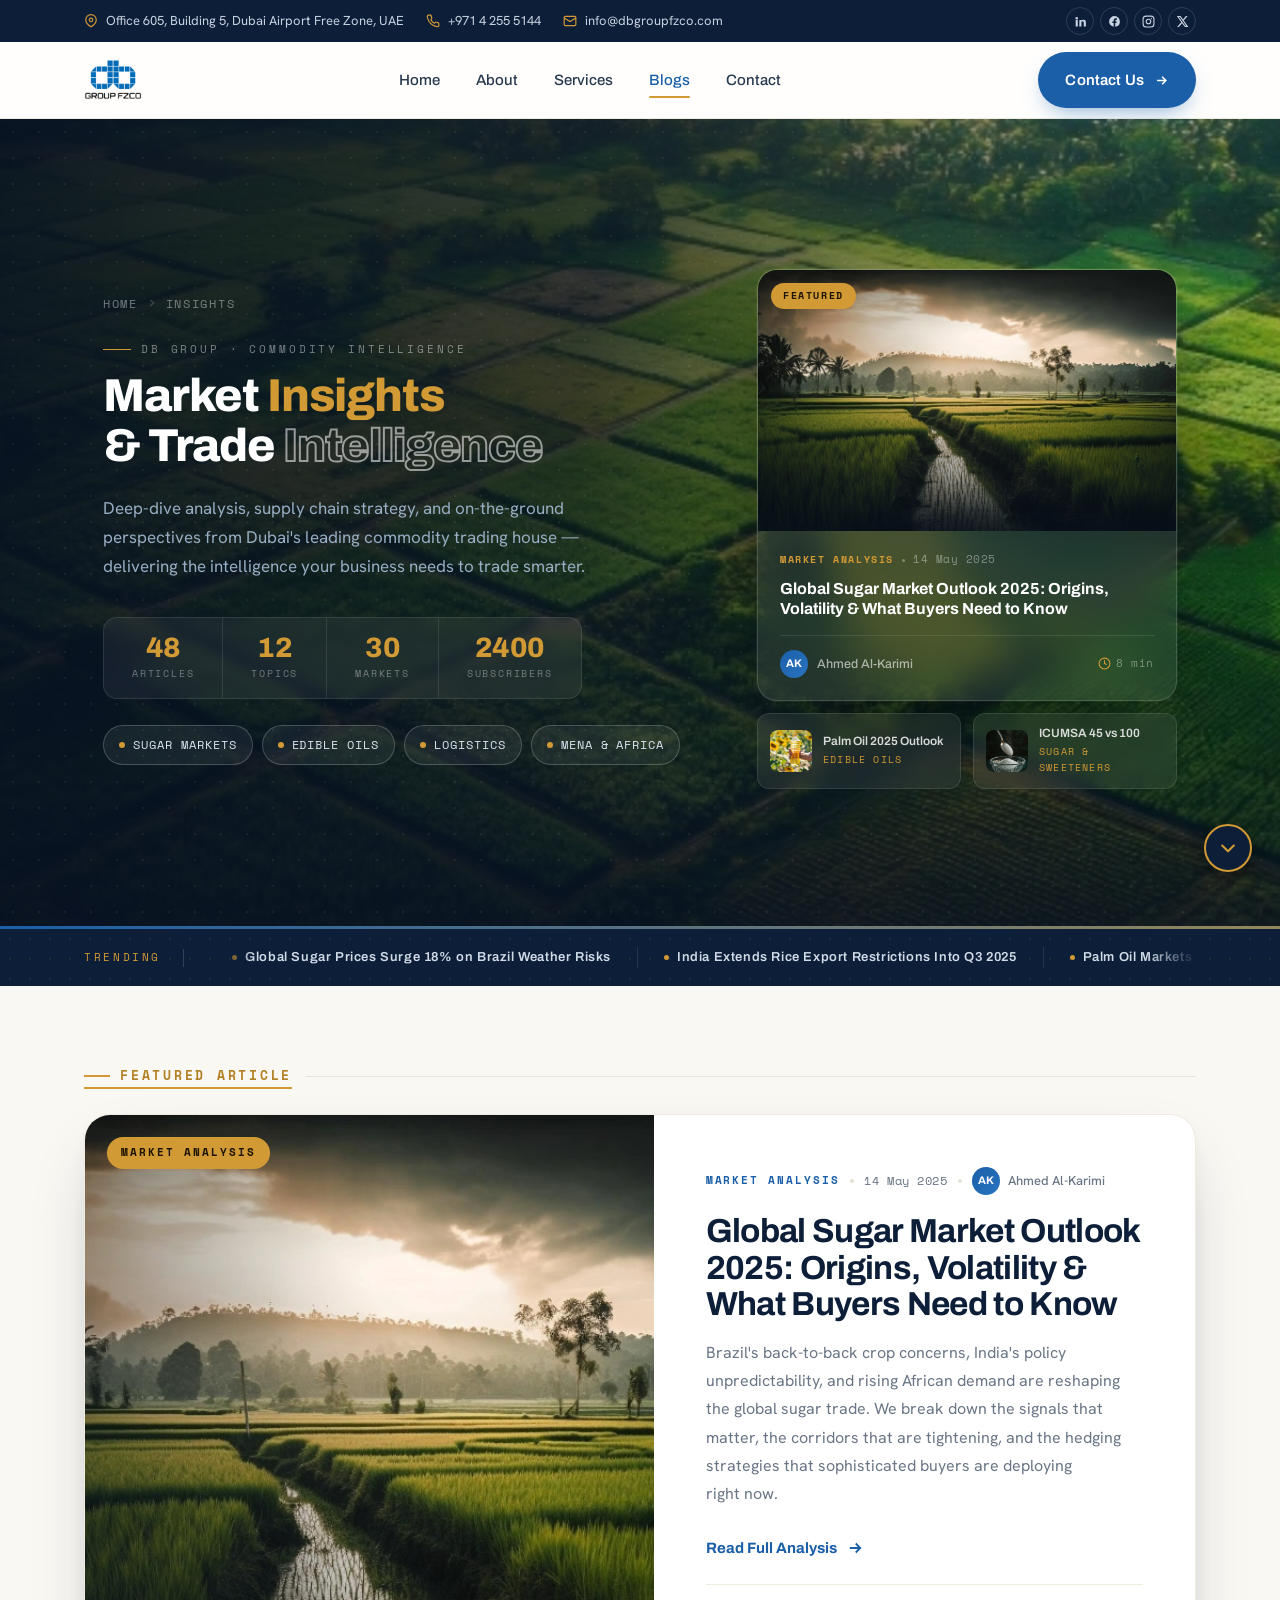
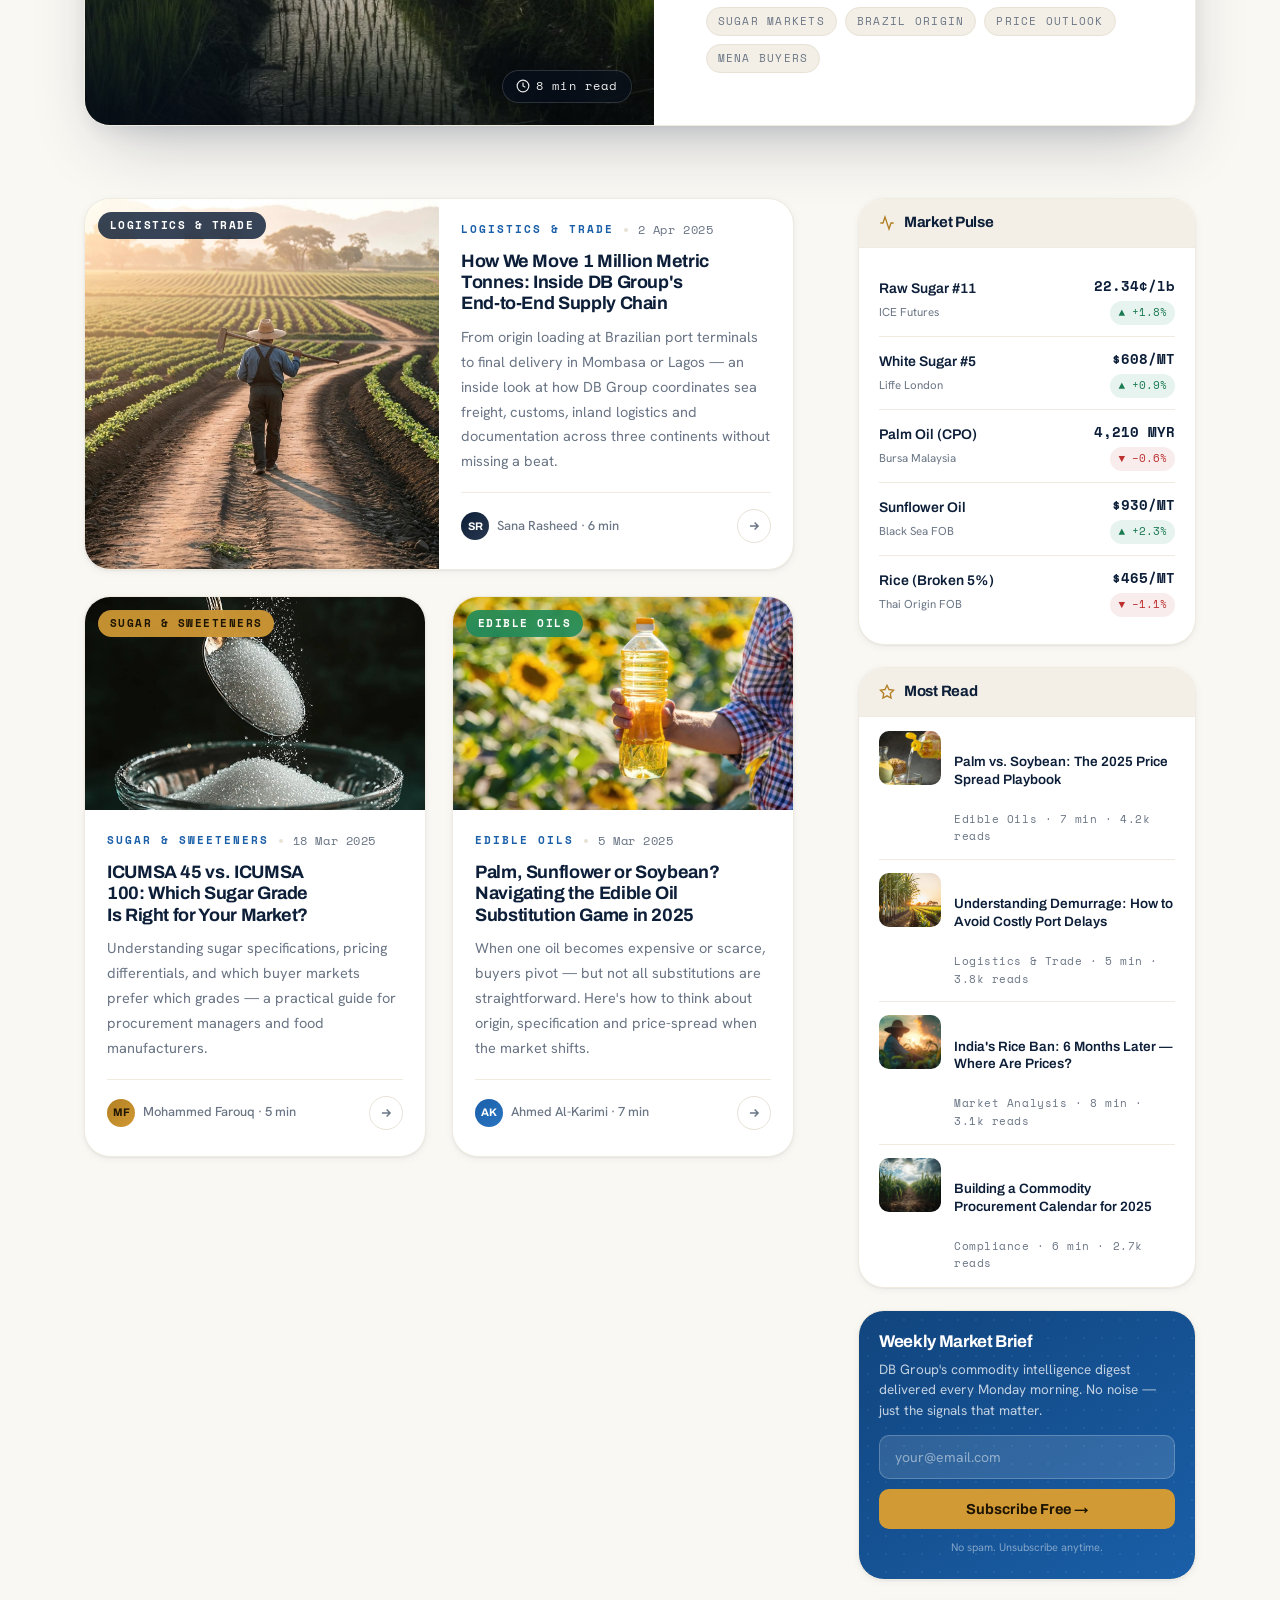
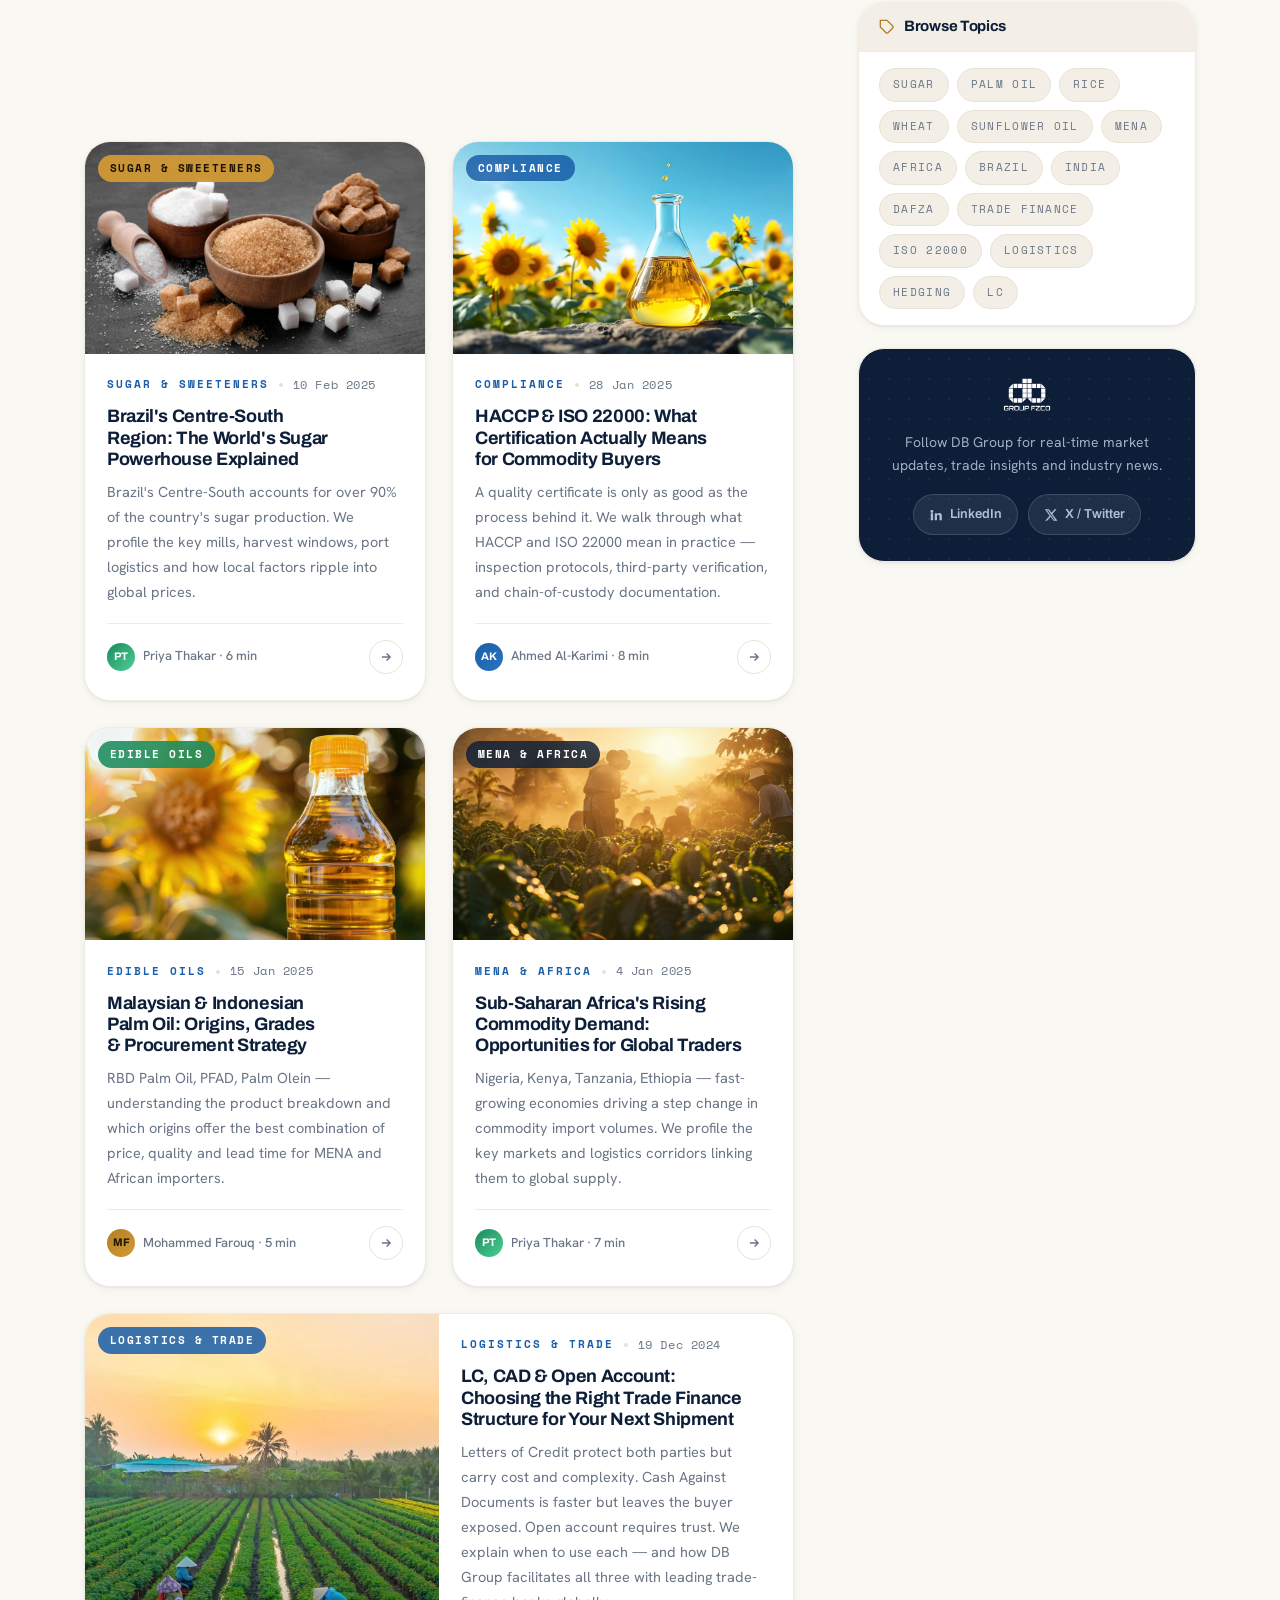
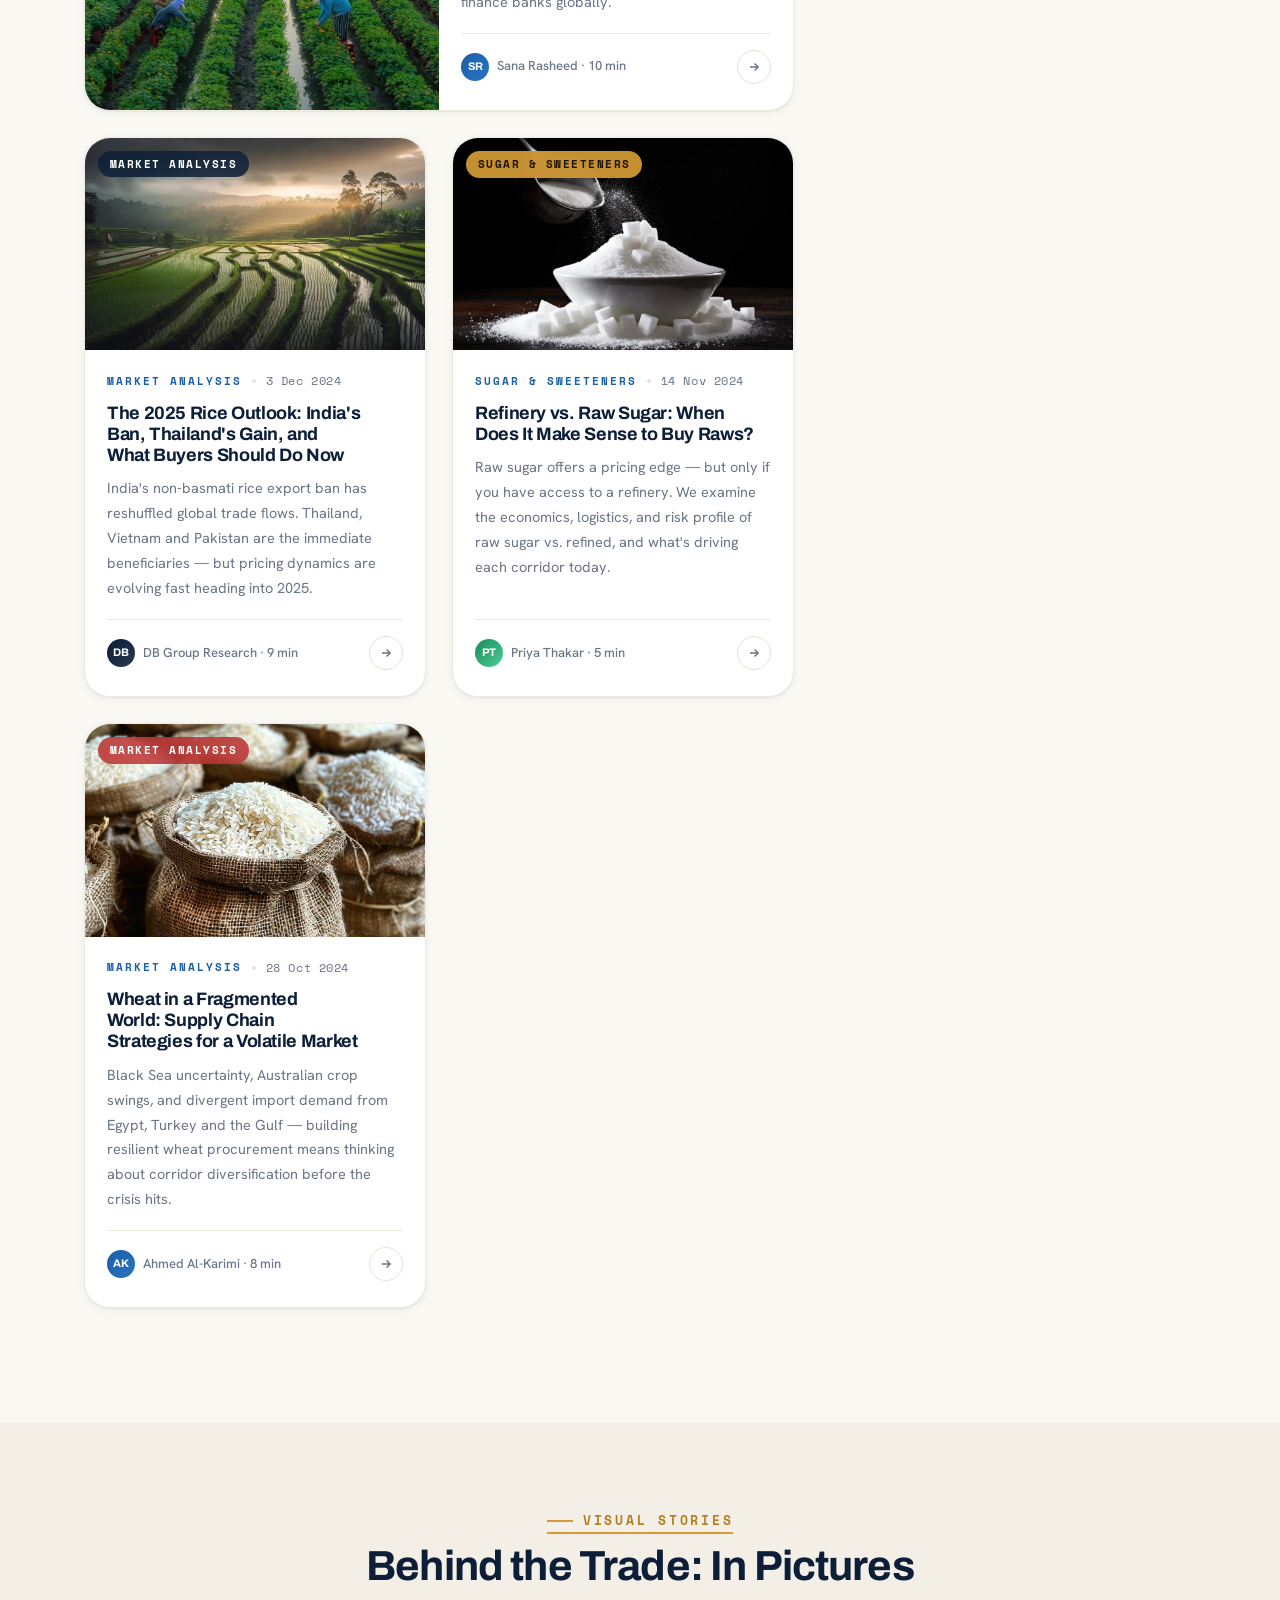
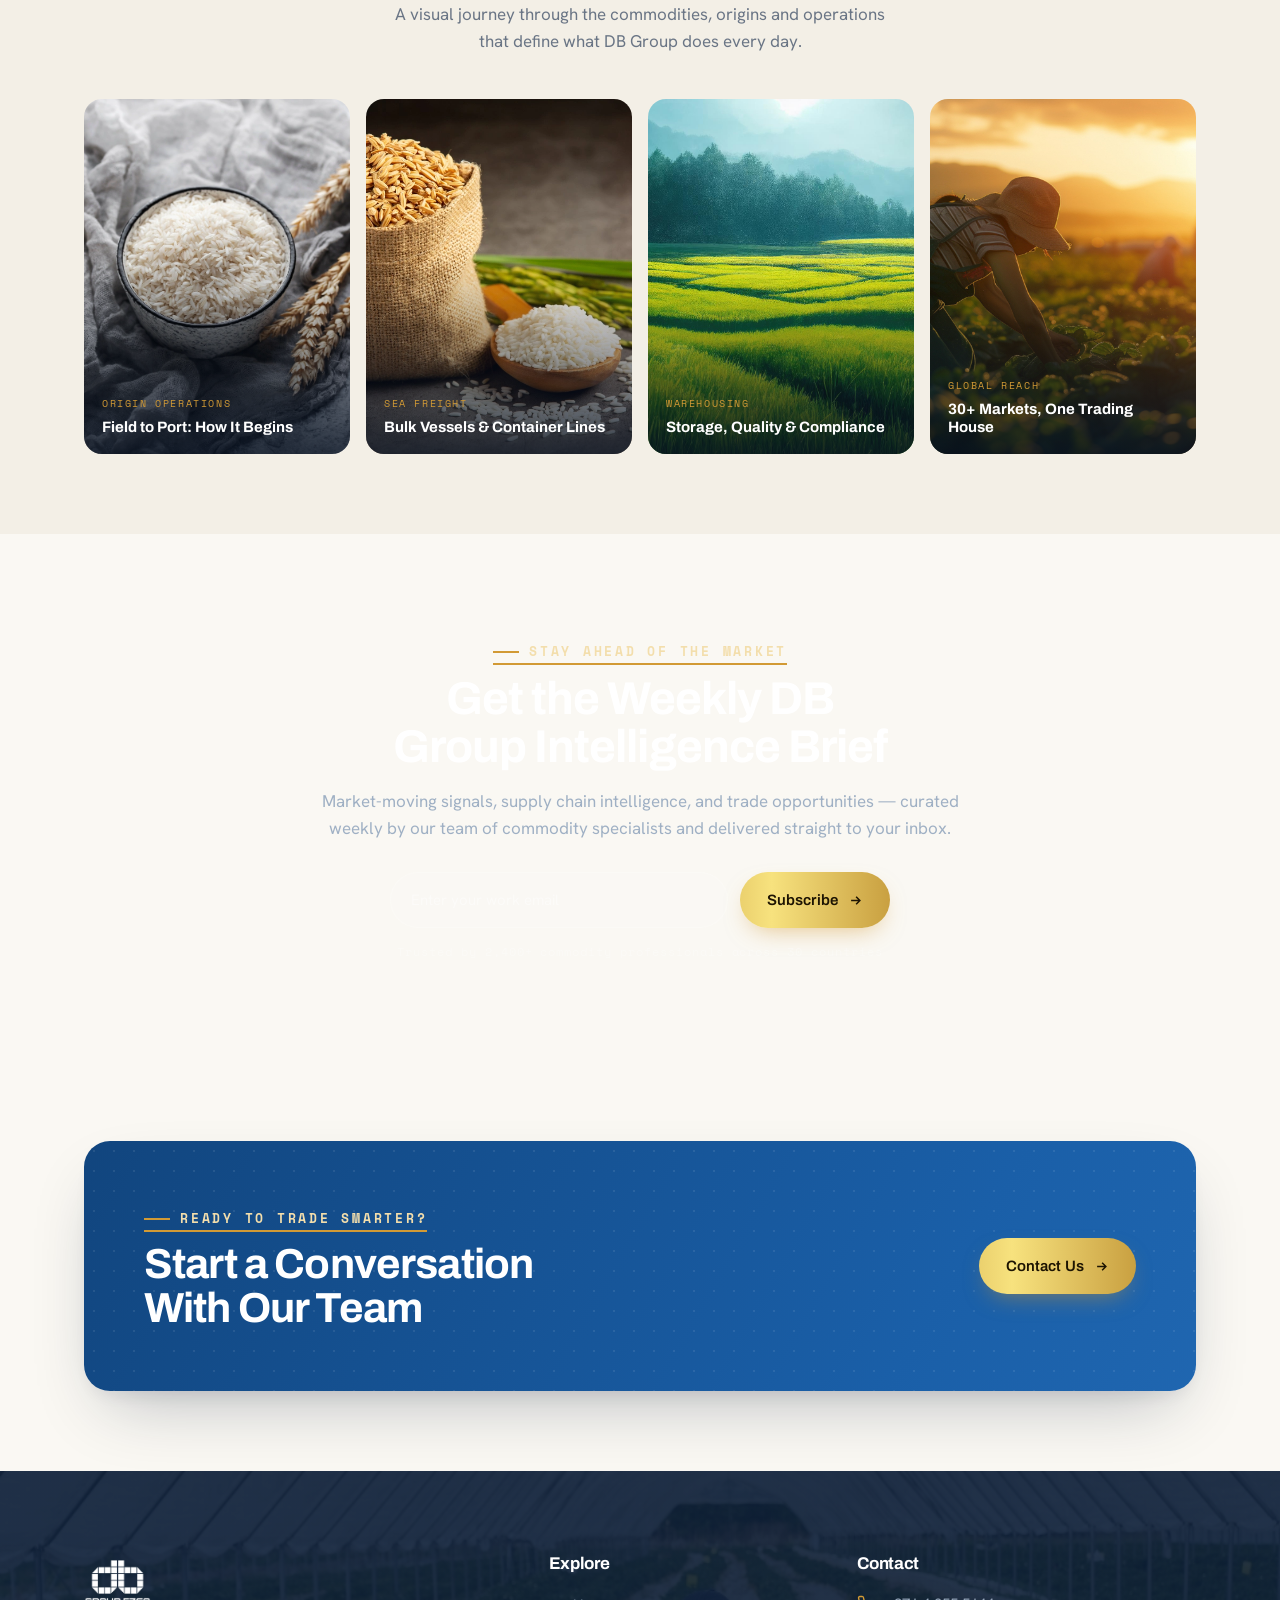
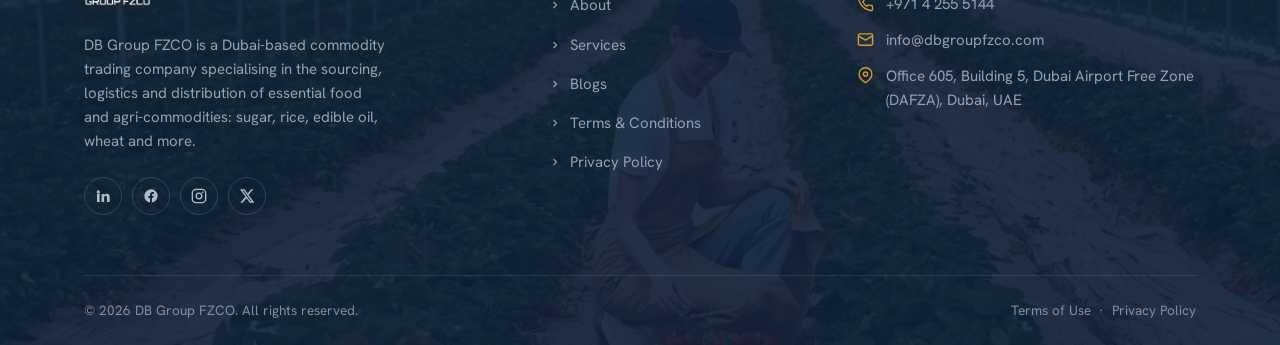
<file: blogs.html>
﻿<!DOCTYPE html>
<html lang="en">
<head>
<meta charset="UTF-8" />
<meta name="viewport" content="width=device-width, initial-scale=1.0" />
<link rel="icon" type="image/x-icon" href="assets/images/favicon.ico" />
<link rel="apple-touch-icon" href="assets/images/favicon.ico" />
<title>Insights & News | DB Group FZCO</title>
<link rel="preconnect" href="https://fonts.googleapis.com" />
<link rel="preconnect" href="https://fonts.gstatic.com" crossorigin />
<link href="https://fonts.googleapis.com/css2?family=Archivo:wght@400;500;600;700;800;900&family=Hanken+Grotesk:wght@400;500;600;700&family=Space+Mono:wght@400;700&display=swap" rel="stylesheet" />
<link rel="stylesheet" href="assets/css/styles.css" />
<style>

/* ============================================================
   BLOGS PAGE — page-specific styles
   ============================================================ */

/* ---- Hero ---- */
.blogs-hero {
  position: relative;
  overflow: hidden;
  background: var(--navy);
  min-height: 680px;
  display: flex;
  align-items: center;
}

/* Outer wrapper: Ken Burns zoom (CSS only, not touched by JS) */
.blogs-hero-bg {
  position: absolute;
  inset: 0;
  animation: kbZoom 24s ease-out forwards;
  z-index: 0;
}
/* Inner: parallax scroll target (JS moves this) */
.blogs-hero-img {
  position: absolute;
  left: 0; right: 0;
  top: -30%; height: 160%;
  background: url('assets/images/10871.webp') center / cover no-repeat;
  will-change: transform;
}

/* Layered shade: dark-left for legibility, opens up on right */
.blogs-hero-shade {
  position: absolute;
  inset: 0;
  z-index: 1;
  background:
    linear-gradient(100deg, rgba(8,18,34,.96) 0%, rgba(8,18,34,.78) 44%, rgba(8,18,34,.30) 72%, rgba(8,18,34,.10) 100%),
    linear-gradient(0deg, rgba(8,18,34,.82) 0%, rgba(8,18,34,0) 40%);
}

/* Dot grid texture over the image */
.blogs-hero-dots {
  position: absolute;
  inset: 0;
  z-index: 1;
  background-image: radial-gradient(rgba(255,255,255,.06) 1px, transparent 1.5px);
  background-size: 26px 26px;
  pointer-events: none;
}

/* Animated bottom accent bar */
.blogs-hero::after {
  content: "";
  position: absolute;
  bottom: 0; left: 0; right: 0;
  height: 3px;
  background: linear-gradient(90deg, var(--primary), var(--gold), var(--primary));
  background-size: 300%;
  animation: ctaGrad 7s ease infinite;
  z-index: 3;
}

/* Two-column hero layout */
.blogs-hero-layout {
  position: relative;
  z-index: 2;
  width: 100%;
  display: grid;
  grid-template-columns: 1fr 420px;
  gap: clamp(36px, 6vw, 80px);
  align-items: center;
  padding-top: clamp(90px, 13vw, 150px);
  padding-bottom: clamp(90px, 12vw, 140px);
}

/* ---- Left: text ---- */
.blogs-hero-text {}
.blogs-hero-kicker {
  display: inline-flex;
  align-items: center;
  gap: 10px;
  font-family: var(--font-mono);
  font-size: 11px;
  letter-spacing: .26em;
  text-transform: uppercase;
  color: rgba(255,255,255,.45);
  margin-bottom: 14px;
}
.blogs-hero-kicker::before {
  content: "";
  width: 28px; height: 1px;
  background: var(--gold);
  display: inline-block;
}

.blogs-hero h1 {
  color: #fff;
  font-size: clamp(26px, 3.6vw, 48px);
  font-weight: 800;
  line-height: 1.08;
  letter-spacing: -.025em;
  margin: 0;
}
.blogs-hero h1 .gold { color: var(--gold); }
.blogs-hero h1 .stroke {
  -webkit-text-stroke: 2px rgba(255,255,255,.55);
  color: transparent;
}
.blogs-hero .lede {
  color: #98aec4;
  font-size: clamp(15px, 1.5vw, 17px);
  margin-top: 22px;
  max-width: 50ch;
  line-height: 1.72;
}

/* Stats row */
.blogs-hero-stats {
  display: flex;
  gap: 0;
  margin-top: 36px;
  background: rgba(255,255,255,.06);
  border: 1px solid rgba(255,255,255,.1);
  border-radius: 14px;
  overflow: hidden;
  width: fit-content;
  backdrop-filter: blur(6px);
}
.hs {
  display: flex;
  flex-direction: column;
  align-items: center;
  gap: 4px;
  padding: 16px 28px;
  border-right: 1px solid rgba(255,255,255,.1);
}
.hs:last-child { border-right: none; }
.hs-num {
  font-family: var(--font-display);
  font-weight: 800;
  font-size: 28px;
  color: var(--gold);
  line-height: 1;
  letter-spacing: -.02em;
}
.hs-lab {
  font-family: var(--font-mono);
  font-size: 10px;
  letter-spacing: .18em;
  text-transform: uppercase;
  color: rgba(255,255,255,.38);
  white-space: nowrap;
}

/* Chip bar */
.blogs-hero-chips {
  display: flex;
  gap: 9px;
  margin-top: 26px;
  flex-wrap: wrap;
}

/* ---- Right: floating preview card ---- */
.blogs-hero-card {
  background: rgba(255,255,255,.07);
  border: 1px solid rgba(255,255,255,.14);
  border-radius: 20px;
  overflow: hidden;
  backdrop-filter: blur(18px);
  animation: floatY 5s ease-in-out infinite 0.5s;
  box-shadow: 0 32px 80px -24px rgba(0,0,0,.55), 0 0 0 1px rgba(255,255,255,.06);
}
.bhc-img {
  aspect-ratio: 16/10;
  overflow: hidden;
  position: relative;
}
.bhc-img img {
  width: 100%; height: 100%;
  object-fit: cover;
  display: block;
  transition: transform .6s cubic-bezier(.2,.7,.2,1);
}
.blogs-hero-card:hover .bhc-img img { transform: scale(1.05); }
.bhc-img-overlay {
  position: absolute;
  inset: 0;
  background: linear-gradient(0deg, rgba(8,18,34,.6) 0%, rgba(8,18,34,0) 50%);
}
.bhc-img-badge {
  position: absolute;
  top: 13px; left: 13px;
  font-family: var(--font-mono);
  font-size: 10px;
  letter-spacing: .16em;
  text-transform: uppercase;
  color: #1d1402;
  background: var(--gold);
  padding: 5px 12px;
  border-radius: 999px;
  font-weight: 700;
}
.bhc-body {
  padding: 20px 22px 22px;
}
.bhc-meta {
  display: flex;
  align-items: center;
  gap: 8px;
  margin-bottom: 10px;
}
.bhc-cat {
  font-family: var(--font-mono);
  font-size: 10px;
  letter-spacing: .16em;
  text-transform: uppercase;
  color: var(--gold);
  font-weight: 700;
}
.bhc-dot { width: 3px; height: 3px; border-radius: 50%; background: rgba(255,255,255,.3); flex: none; }
.bhc-date { font-family: var(--font-mono); font-size: 11px; color: rgba(255,255,255,.4); letter-spacing: .05em; }
.bhc-title {
  font-family: var(--font-display);
  font-weight: 700;
  font-size: 16px;
  color: #fff;
  line-height: 1.25;
}
.bhc-footer {
  display: flex;
  align-items: center;
  justify-content: space-between;
  margin-top: 16px;
  padding-top: 14px;
  border-top: 1px solid rgba(255,255,255,.1);
}
.bhc-author {
  display: flex;
  align-items: center;
  gap: 9px;
}
.bhc-av {
  width: 28px; height: 28px;
  border-radius: 50%;
  display: grid; place-items: center;
  font-family: var(--font-display);
  font-weight: 700;
  font-size: 11px;
  color: #fff;
  background: linear-gradient(135deg, var(--primary), #2A74C0);
  flex: none;
}
.bhc-author span {
  font-size: 12.5px;
  color: rgba(255,255,255,.6);
  font-family: var(--font-display);
  font-weight: 500;
}
.bhc-read {
  font-family: var(--font-mono);
  font-size: 11px;
  color: rgba(255,255,255,.4);
  display: flex;
  align-items: center;
  gap: 5px;
  letter-spacing: .05em;
}
.bhc-read svg { width: 13px; height: 13px; color: var(--gold); }

/* Mini cards below the main card */
.bhc-mini-row {
  display: grid;
  grid-template-columns: 1fr 1fr;
  gap: 12px;
  margin-top: 12px;
}
.bhc-mini {
  background: rgba(255,255,255,.07);
  border: 1px solid rgba(255,255,255,.1);
  border-radius: 12px;
  overflow: hidden;
  display: flex;
  align-items: center;
  gap: 11px;
  padding: 12px;
  backdrop-filter: blur(8px);
  cursor: pointer;
  transition: background .22s, border-color .22s, transform .22s;
}
.bhc-mini:hover { background: rgba(255,255,255,.13); border-color: rgba(255,255,255,.22); transform: translateY(-2px); }
.bhc-mini-thumb {
  width: 42px; height: 42px;
  border-radius: 8px;
  overflow: hidden;
  flex: none;
}
.bhc-mini-thumb img { width: 100%; height: 100%; object-fit: cover; display: block; }
.bhc-mini-title {
  font-family: var(--font-display);
  font-weight: 600;
  font-size: 12px;
  color: rgba(255,255,255,.82);
  line-height: 1.3;
}
.bhc-mini-cat {
  font-family: var(--font-mono);
  font-size: 10px;
  letter-spacing: .12em;
  text-transform: uppercase;
  color: var(--gold);
  margin-top: 3px;
}

@media (max-width: 1060px) {
  .blogs-hero-layout { grid-template-columns: 1fr; }
  .blogs-hero-card { display: none; }
  .bhc-mini-row { display: none; }
}
@media (max-width: 600px) {
  .blogs-hero-stats { width: 100%; flex-wrap: wrap; }
  .hs { padding: 14px 18px; flex: 0 0 50%; border-right: none; border-bottom: 1px solid rgba(255,255,255,.1); }
  .hs:nth-child(odd) { border-right: 1px solid rgba(255,255,255,.1); }
  .hs:nth-last-child(-n+2) { border-bottom: none; }
}

/* ---- Breadcrumb ---- */
.breadcrumb {
  display: flex;
  align-items: center;
  gap: 8px;
  font-family: var(--font-mono);
  font-size: 12px;
  letter-spacing: .14em;
  text-transform: uppercase;
  color: rgba(255,255,255,.44);
  margin-bottom: 18px;
}
.breadcrumb a { color: rgba(255,255,255,.44); transition: color .2s; }
.breadcrumb a:hover { color: var(--gold-soft); }
.breadcrumb svg { width: 12px; height: 12px; opacity: .44; }

/* ---- Category Filter ---- */
.filter-section {
  padding-block: 20px;
  border-bottom: 1px solid var(--line);
  background: rgba(255,255,255,.93);
  position: sticky;
  top: 76px;
  z-index: 30;
  backdrop-filter: blur(14px) saturate(1.4);
}
.filter-wrap {
  display: flex;
  align-items: center;
  gap: 9px;
  flex-wrap: wrap;
}
.filter-label {
  font-family: var(--font-mono);
  font-size: 11px;
  letter-spacing: .22em;
  text-transform: uppercase;
  color: var(--muted);
  margin-right: 4px;
  flex: none;
}
.filter-pill {
  font-family: var(--font-display);
  font-weight: 600;
  font-size: 13.5px;
  padding: 8px 18px;
  border-radius: 999px;
  border: 1.5px solid var(--line);
  background: transparent;
  color: var(--ink-soft);
  cursor: pointer;
  transition: background .22s, border-color .22s, color .22s, transform .22s, box-shadow .22s;
  white-space: nowrap;
}
.filter-pill:hover {
  border-color: var(--primary);
  color: var(--primary);
  transform: translateY(-2px);
  box-shadow: var(--shadow-sm);
}
.filter-pill.active {
  background: var(--primary);
  border-color: var(--primary);
  color: #fff;
  box-shadow: 0 6px 18px -6px rgba(26,95,168,.5);
}
.filter-count {
  display: inline-flex;
  align-items: center;
  justify-content: center;
  min-width: 20px;
  height: 18px;
  padding-inline: 5px;
  border-radius: 999px;
  background: rgba(255,255,255,.22);
  font-size: 10px;
  font-weight: 700;
  margin-left: 5px;
}
.filter-pill:not(.active) .filter-count {
  background: var(--paper-2);
  color: var(--muted);
}
@media (max-width: 768px) {
  .filter-section { display: none; }
}

/* ---- Featured Post ---- */
.featured-section { padding-top: clamp(48px, 7vw, 80px); }
.featured-label {
  display: flex;
  align-items: center;
  gap: 14px;
  margin-bottom: 28px;
}
.featured-label .fl-line {
  flex: 1;
  height: 1px;
  background: var(--line);
}
.featured-card {
  display: grid;
  grid-template-columns: 1.05fr 1fr;
  border-radius: var(--radius-lg);
  overflow: hidden;
  box-shadow: var(--shadow-lg);
  border: 1px solid var(--line-soft);
  background: #fff;
  transition: box-shadow .45s cubic-bezier(.2,.7,.2,1), transform .45s cubic-bezier(.2,.7,.2,1);
}
.featured-card:hover {
  box-shadow: 0 44px 88px -22px rgba(8,18,34,.22);
  transform: translateY(-6px);
}
.featured-img {
  position: relative;
  overflow: hidden;
  min-height: 440px;
}
.featured-img img {
  width: 100%; height: 100%;
  object-fit: cover;
  display: block;
  transition: transform .85s cubic-bezier(.2,.7,.2,1);
}
.featured-card:hover .featured-img img { transform: scale(1.07); }
.featured-img-overlay {
  position: absolute;
  inset: 0;
  background: linear-gradient(50deg, rgba(8,18,34,.55) 0%, rgba(8,18,34,0) 60%);
  pointer-events: none;
}
.featured-cat-badge {
  position: absolute;
  top: 22px; left: 22px;
  font-family: var(--font-mono);
  font-size: 11px;
  letter-spacing: .18em;
  text-transform: uppercase;
  color: #1d1402;
  background: var(--gold);
  padding: 7px 14px;
  border-radius: 999px;
  font-weight: 700;
}
.featured-read-time {
  position: absolute;
  bottom: 22px; right: 22px;
  font-family: var(--font-mono);
  font-size: 11.5px;
  letter-spacing: .1em;
  color: rgba(255,255,255,.92);
  background: rgba(8,18,34,.55);
  backdrop-filter: blur(8px);
  border: 1px solid rgba(255,255,255,.15);
  padding: 6px 13px;
  border-radius: 999px;
  display: flex;
  align-items: center;
  gap: 6px;
}
.featured-read-time svg { width: 14px; height: 14px; }
.featured-body {
  padding: clamp(28px, 5vw, 52px);
  display: flex;
  flex-direction: column;
  justify-content: center;
}
.featured-body .post-meta {
  display: flex;
  align-items: center;
  gap: 10px;
  flex-wrap: wrap;
  margin-bottom: 18px;
}
.featured-body h2 {
  font-size: clamp(22px, 2.6vw, 34px);
  line-height: 1.1;
  margin-top: 0;
  transition: color .22s;
}
.featured-card:hover .featured-body h2 { color: var(--primary); }
.featured-body .excerpt {
  color: var(--muted);
  font-size: 16px;
  line-height: 1.76;
  margin-top: 16px;
}
.featured-body .read-more {
  display: inline-flex;
  align-items: center;
  gap: 9px;
  margin-top: 28px;
  font-family: var(--font-display);
  font-weight: 700;
  font-size: 15px;
  color: var(--primary);
  transition: gap .22s;
}
.featured-card:hover .read-more { gap: 15px; }
.featured-body .tags {
  display: flex;
  gap: 8px;
  flex-wrap: wrap;
  margin-top: 24px;
  padding-top: 22px;
  border-top: 1px solid var(--line-soft);
}
@media (max-width: 920px) {
  .featured-card { grid-template-columns: 1fr; }
  .featured-img { min-height: 300px; aspect-ratio: 16/9; }
}

/* ---- Post Meta shared ---- */
.post-meta { display: flex; align-items: center; gap: 10px; flex-wrap: wrap; }
.pm-cat {
  font-family: var(--font-mono);
  font-size: 11px;
  letter-spacing: .18em;
  text-transform: uppercase;
  color: var(--primary);
  font-weight: 700;
}
.pm-dot { width: 4px; height: 4px; border-radius: 50%; background: var(--line); flex: none; }
.pm-date {
  font-family: var(--font-mono);
  font-size: 11.5px;
  letter-spacing: .05em;
  color: var(--muted);
}
.pm-author {
  display: flex;
  align-items: center;
  gap: 8px;
  font-size: 13px;
  color: var(--muted);
  font-weight: 500;
}
.pm-avatar {
  width: 28px; height: 28px;
  border-radius: 50%;
  display: grid; place-items: center;
  font-family: var(--font-display);
  font-weight: 700;
  font-size: 11px;
  color: #fff;
  flex: none;
}
.av-blue  { background: linear-gradient(135deg, var(--primary), #2A74C0); }
.av-gold  { background: linear-gradient(135deg, var(--gold-d), var(--gold)); color: #1d1402; }
.av-navy  { background: linear-gradient(135deg, var(--navy), var(--ink-soft)); }
.av-green { background: linear-gradient(135deg, #1a8a5b, #4ecf96); }

.tag {
  font-family: var(--font-mono);
  font-size: 10.5px;
  letter-spacing: .12em;
  text-transform: uppercase;
  color: var(--muted);
  padding: 5px 11px;
  border-radius: 999px;
  background: var(--paper-2);
  border: 1px solid var(--line);
  transition: background .2s, color .2s, border-color .2s;
}
.tag:hover { background: var(--gold-soft); color: var(--gold-d); border-color: var(--gold-soft); }

/* ---- Blog Grid Layout ---- */
.blog-section { padding-top: clamp(40px, 6vw, 72px); }
.blog-layout {
  display: grid;
  grid-template-columns: 1fr 338px;
  gap: clamp(32px, 5vw, 64px);
  align-items: start;
}
.posts-grid {
  display: grid;
  grid-template-columns: repeat(2, 1fr);
  gap: 26px;
}
@media (max-width: 660px) { .posts-grid { grid-template-columns: 1fr; } }

/* ---- Post Card ---- */
.post-card {
  background: #fff;
  border-radius: var(--radius-lg);
  overflow: hidden;
  border: 1px solid var(--line-soft);
  box-shadow: var(--shadow-sm);
  display: flex;
  flex-direction: column;
  transition: transform .38s cubic-bezier(.2,.7,.2,1), box-shadow .38s cubic-bezier(.2,.7,.2,1);
  cursor: pointer;
  position: relative;
}
.post-card:hover {
  transform: translateY(-9px);
  box-shadow: 0 30px 60px -14px rgba(8,18,34,.18);
}
.post-card-img {
  position: relative;
  overflow: hidden;
  aspect-ratio: 16/10;
}
.post-card-img img {
  width: 100%; height: 100%;
  object-fit: cover;
  display: block;
  transition: transform .7s cubic-bezier(.2,.7,.2,1);
}
.post-card:hover .post-card-img img { transform: scale(1.09); }
.post-card-img .pc-cat {
  position: absolute;
  top: 13px; left: 13px;
  font-family: var(--font-mono);
  font-size: 10.5px;
  letter-spacing: .14em;
  text-transform: uppercase;
  padding: 5px 12px;
  border-radius: 999px;
  font-weight: 700;
  backdrop-filter: blur(8px);
}
.c-blue  { background: rgba(26,95,168,.86);  color: #fff; }
.c-gold  { background: rgba(210,154,53,.93);  color: #1d1402; }
.c-navy  { background: rgba(12,30,56,.82);    color: #fff; }
.c-green { background: rgba(26,138,91,.87);   color: #fff; }
.c-red   { background: rgba(188,48,48,.84);   color: #fff; }

.post-card-body {
  padding: 22px 22px 26px;
  display: flex;
  flex-direction: column;
  flex: 1;
}
.post-card-body .post-meta { margin-bottom: 12px; }
.post-card-body h3 {
  font-size: 18px;
  line-height: 1.18;
  transition: color .22s;
}
.post-card:hover h3 { color: var(--primary); }
.post-card-body .excerpt {
  color: var(--muted);
  font-size: 14.5px;
  line-height: 1.72;
  margin-top: 10px;
  flex: 1;
}
.post-card-footer {
  display: flex;
  align-items: center;
  justify-content: space-between;
  margin-top: 18px;
  padding-top: 16px;
  border-top: 1px solid var(--line-soft);
}
.pc-read {
  font-family: var(--font-mono);
  font-size: 11px;
  letter-spacing: .08em;
  color: var(--muted);
  display: flex;
  align-items: center;
  gap: 5px;
}
.pc-read svg { width: 13px; height: 13px; }
.pc-arrow {
  width: 34px; height: 34px;
  border-radius: 50%;
  border: 1.5px solid var(--line);
  display: grid; place-items: center;
  color: var(--muted);
  transition: background .22s, border-color .22s, color .22s, transform .28s;
  flex: none;
}
.pc-arrow svg { width: 14px; height: 14px; }
.post-card:hover .pc-arrow {
  background: var(--primary);
  border-color: var(--primary);
  color: #fff;
  transform: rotate(-45deg);
}

/* Wide variant */
.post-card.card-wide {
  grid-column: 1 / -1;
  display: grid;
  grid-template-columns: 1fr 1fr;
}
.post-card.card-wide .post-card-img {
  aspect-ratio: auto;
  min-height: 280px;
}
@media (max-width: 660px) {
  .post-card.card-wide { grid-template-columns: 1fr; }
  .post-card.card-wide .post-card-img { aspect-ratio: 16/9; min-height: unset; }
}

/* ---- Load More + Pagination ---- */
.load-more-wrap {
  text-align: center;
  margin-top: 48px;
  padding-top: 44px;
  border-top: 1px solid var(--line);
}
.load-more-wrap p { color: var(--muted); font-size: 14px; margin-top: 12px; }
.btn-outline-blue {
  display: inline-flex;
  align-items: center;
  gap: 10px;
  font-family: var(--font-display);
  font-weight: 700;
  font-size: 15px;
  padding: 14px 30px;
  border-radius: 999px;
  border: 2px solid var(--primary);
  color: var(--primary);
  background: transparent;
  cursor: pointer;
  transition: background .22s, color .22s, transform .2s, box-shadow .22s;
}
.btn-outline-blue:hover {
  background: var(--primary);
  color: #fff;
  box-shadow: 0 12px 28px -8px rgba(26,95,168,.5);
  transform: translateY(-2px);
}
.btn-outline-blue svg { transition: transform .2s; }
.btn-outline-blue:hover svg { transform: translateY(3px); }

.pagination {
  display: flex;
  align-items: center;
  justify-content: center;
  gap: 8px;
  margin-top: 44px;
}
.pg-btn {
  width: 40px; height: 40px;
  border-radius: 10px;
  border: 1.5px solid var(--line);
  background: #fff;
  display: grid; place-items: center;
  cursor: pointer;
  font-family: var(--font-display);
  font-weight: 600;
  font-size: 14px;
  color: var(--ink-soft);
  transition: background .2s, border-color .2s, color .2s, transform .2s;
}
.pg-btn:hover { border-color: var(--primary); color: var(--primary); transform: translateY(-2px); }
.pg-btn.active {
  background: var(--primary);
  border-color: var(--primary);
  color: #fff;
  box-shadow: 0 6px 16px -6px rgba(26,95,168,.5);
}
.pg-btn svg { width: 15px; height: 15px; }

/* ---- Sidebar ---- */
.sidebar { position: sticky; top: calc(76px + 61px + 24px); }
.sidebar-widget {
  background: #fff;
  border-radius: var(--radius-lg);
  border: 1px solid var(--line-soft);
  box-shadow: var(--shadow-sm);
  overflow: hidden;
  margin-bottom: 22px;
}
.sw-head {
  padding: 16px 20px;
  border-bottom: 1px solid var(--line-soft);
  background: var(--paper-2);
}
.sw-head h4 {
  font-size: 15px;
  display: flex;
  align-items: center;
  gap: 9px;
  color: var(--ink);
}
.sw-head h4 svg { width: 16px; height: 16px; color: var(--gold-d); }
.sw-body { padding: 16px 20px; }

/* Popular posts */
.pop-post {
  display: flex;
  gap: 13px;
  align-items: flex-start;
  padding-block: 13px;
  border-bottom: 1px solid var(--line-soft);
  cursor: pointer;
  transition: opacity .2s;
}
.pop-post:last-child { border-bottom: none; padding-bottom: 0; }
.pop-post:first-child { padding-top: 0; }
.pop-post:hover { opacity: .72; }
.pp-img { width: 62px; height: 54px; border-radius: 10px; overflow: hidden; flex: none; }
.pp-img img { width: 100%; height: 100%; object-fit: cover; display: block; }
.pp-body h5 {
  font-size: 13.5px;
  line-height: 1.3;
  font-family: var(--font-display);
  font-weight: 600;
  color: var(--ink);
}
.pp-body span {
  font-family: var(--font-mono);
  font-size: 11px;
  letter-spacing: .05em;
  color: var(--muted);
  margin-top: 4px;
  display: block;
}

/* Market pulse */
.pulse-item {
  display: flex;
  align-items: center;
  justify-content: space-between;
  padding-block: 11px;
  border-bottom: 1px solid var(--line-soft);
}
.pulse-item:last-child { border-bottom: none; }
.pi-name { font-family: var(--font-display); font-weight: 600; font-size: 14px; }
.pi-sub  { font-size: 11.5px; color: var(--muted); margin-top: 2px; }
.pi-right { text-align: right; }
.pi-val { font-family: var(--font-mono); font-weight: 700; font-size: 14px; }
.pi-chg {
  font-family: var(--font-mono);
  font-size: 11px;
  padding: 3px 8px;
  border-radius: 999px;
  margin-top: 3px;
  display: inline-block;
}
.pi-up   { background: rgba(26,138,91,.1);  color: #1a7a52; }
.pi-down { background: rgba(188,48,48,.09); color: #bc3030; }

/* Newsletter widget */
.nl-widget {
  background: linear-gradient(145deg, var(--primary-d), var(--primary));
  color: #fff;
  position: relative;
  overflow: hidden;
}
.nl-widget::before {
  content: "";
  position: absolute;
  inset: 0;
  background-image: radial-gradient(rgba(255,255,255,.12) 1px, transparent 1.5px);
  background-size: 18px 18px;
  opacity: .5;
}
.nl-widget > * { position: relative; }
.nl-head { padding: 22px 20px 0; }
.nl-head h4 { color: #fff; font-size: 17px; }
.nl-head p { color: rgba(255,255,255,.74); font-size: 13.5px; margin-top: 8px; line-height: 1.55; }
.nl-form { padding: 14px 20px 22px; display: grid; gap: 10px; }
.nl-input {
  width: 100%;
  padding: 12px 15px;
  border-radius: 10px;
  border: 1.5px solid rgba(255,255,255,.22);
  background: rgba(255,255,255,.12);
  color: #fff;
  font-family: var(--font-body);
  font-size: 14px;
  outline: none;
  transition: border-color .2s, background .2s;
  box-sizing: border-box;
}
.nl-input::placeholder { color: rgba(255,255,255,.48); }
.nl-input:focus { border-color: var(--gold); background: rgba(255,255,255,.18); }
.nl-btn {
  width: 100%;
  padding: 12px 20px;
  border-radius: 10px;
  border: none;
  background: var(--gold);
  color: #1d1402;
  font-family: var(--font-display);
  font-weight: 700;
  font-size: 14.5px;
  cursor: pointer;
  transition: background .2s, transform .2s, box-shadow .2s;
}
.nl-btn:hover { background: var(--gold-d); color: #fff; transform: translateY(-1px); box-shadow: 0 6px 18px -4px rgba(0,0,0,.3); }
.nl-note { font-size: 11px; color: rgba(255,255,255,.46); text-align: center; }

/* Topics */
.topic-cloud { display: flex; flex-wrap: wrap; gap: 8px; }
.topic-tag {
  font-family: var(--font-mono);
  font-size: 11px;
  letter-spacing: .12em;
  text-transform: uppercase;
  padding: 7px 13px;
  border-radius: 999px;
  background: var(--paper-2);
  border: 1px solid var(--line);
  color: var(--muted);
  cursor: pointer;
  transition: background .2s, color .2s, border-color .2s, transform .2s;
}
.topic-tag:hover { background: var(--navy); color: var(--gold-soft); border-color: var(--navy); transform: translateY(-2px); }

@media (max-width: 1100px) {
  .blog-layout { grid-template-columns: 1fr; }
  .sidebar { position: static; }
}

/* ---- Trending strip ---- */
.trending-strip {
  background: var(--navy);
  padding-block: 18px;
  overflow: hidden;
  position: relative;
}
.trending-strip::before {
  content: "";
  position: absolute;
  inset: 0;
  background-image: radial-gradient(rgba(210,154,53,.1) 1px, transparent 1.5px);
  background-size: 20px 20px;
}
.ts-inner { display: flex; align-items: center; gap: 22px; position: relative; }
.ts-label {
  font-family: var(--font-mono);
  font-size: 11px;
  letter-spacing: .24em;
  text-transform: uppercase;
  color: var(--gold);
  white-space: nowrap;
  flex: none;
  padding-right: 22px;
  border-right: 1px solid rgba(255,255,255,.15);
}
.ts-marquee {
  overflow: hidden;
  flex: 1;
  -webkit-mask: linear-gradient(90deg, transparent 0%, #000 5%, #000 95%, transparent 100%);
  mask: linear-gradient(90deg, transparent 0%, #000 5%, #000 95%, transparent 100%);
}
@keyframes tsScroll { from { transform: translateX(0); } to { transform: translateX(-50%); } }
.ts-track {
  display: flex;
  width: max-content;
  animation: tsScroll 38s linear infinite;
}
.ts-item {
  display: flex;
  align-items: center;
  gap: 8px;
  padding-inline: 26px;
  border-right: 1px solid rgba(255,255,255,.1);
  white-space: nowrap;
  color: #b0c0d4;
  font-family: var(--font-mono);
  font-size: 12px;
  letter-spacing: .05em;
}
.ts-item a { color: #d0dbe8; font-family: var(--font-display); font-weight: 600; font-size: 13px; transition: color .2s; }
.ts-item a:hover { color: var(--gold-soft); }
.ts-dot { width: 5px; height: 5px; border-radius: 50%; background: var(--gold); flex: none; }
@media (prefers-reduced-motion: reduce) { .ts-track { animation: none; } }

/* ---- Newsletter banner section ---- */
.nl-banner {
  background:
    linear-gradient(rgba(8,18,34,.87), rgba(8,18,34,.87)),
    url('assets/images/10871.webp') center / cover no-repeat;
  background-attachment: fixed;
  padding-block: clamp(56px, 8vw, 100px);
}
.nl-banner-inner { max-width: 660px; margin-inline: auto; text-align: center; }
.nl-banner h2 { color: #fff; font-size: clamp(28px, 4vw, 46px); margin-top: 14px; }
.nl-banner p { color: #9fb0c4; margin-top: 16px; font-size: 17px; }
.nl-banner-form {
  display: flex;
  gap: 12px;
  margin-top: 30px;
  max-width: 500px;
  margin-inline: auto;
}
.nl-banner-input {
  flex: 1;
  padding: 15px 20px;
  border-radius: 999px;
  border: 1.5px solid rgba(255,255,255,.18);
  background: rgba(255,255,255,.1);
  color: #fff;
  font-family: var(--font-body);
  font-size: 15px;
  outline: none;
  transition: border-color .2s, background .2s;
}
.nl-banner-input::placeholder { color: rgba(255,255,255,.44); }
.nl-banner-input:focus { border-color: var(--gold); background: rgba(255,255,255,.16); }
@media (max-width: 560px) { .nl-banner-form { flex-direction: column; } .nl-banner { background-attachment: scroll; } }

/* ---- Visual Stories ---- */
.vs-grid {
  display: grid;
  grid-template-columns: repeat(4, 1fr);
  gap: 16px;
}
.vs-card {
  border-radius: var(--radius);
  overflow: hidden;
  aspect-ratio: 3/4;
  position: relative;
  cursor: pointer;
}
.vs-card img {
  width: 100%; height: 100%;
  object-fit: cover;
  display: block;
  transition: transform .7s cubic-bezier(.2,.7,.2,1);
}
.vs-card:hover img { transform: scale(1.08); }
.vs-card-overlay {
  position: absolute;
  inset: 0;
  background: linear-gradient(0deg, rgba(8,18,34,.82) 0%, rgba(8,18,34,0) 55%);
  pointer-events: none;
}
.vs-card-label {
  position: absolute;
  bottom: 18px; left: 18px; right: 18px;
}
.vs-card-label .vs-cat {
  font-family: var(--font-mono);
  font-size: 10px;
  letter-spacing: .16em;
  text-transform: uppercase;
  color: var(--gold);
  display: block;
  margin-bottom: 6px;
}
.vs-card-label strong {
  font-family: var(--font-display);
  font-weight: 700;
  font-size: 15px;
  color: #fff;
  line-height: 1.2;
  display: block;
}
@media (max-width: 860px) { .vs-grid { grid-template-columns: repeat(2, 1fr); } }
@media (max-width: 480px) { .vs-grid { grid-template-columns: 1fr; } }

/* ---- Reveal helpers ---- */
.reveal-left {
  opacity: 0;
  transform: translateX(-28px);
  filter: blur(4px);
  transition: opacity .9s cubic-bezier(.16,1,.3,1), transform .9s cubic-bezier(.16,1,.3,1), filter .9s cubic-bezier(.16,1,.3,1);
}
.reveal-left.in { opacity: 1; transform: none; filter: none; }
@media (prefers-reduced-motion: reduce) { .reveal-left { opacity: 1; transform: none; filter: none; transition: none; } }

</style>
</head>
<body>

<!-- ============ TOP BAR ============ -->
<div class="topbar">
  <div class="wrap">
    <div class="tb-left">
      <span class="tb-item tb-hide">
        <svg viewBox="0 0 24 24" fill="none" stroke="currentColor" stroke-width="2"><path d="M21 10c0 7-9 12-9 12s-9-5-9-12a9 9 0 0 1 18 0Z"/><circle cx="12" cy="10" r="3"/></svg>
        Office 605, Building 5, Dubai Airport Free Zone, UAE
      </span>
      <a class="tb-item" href="tel:+97142555144">
        <svg viewBox="0 0 24 24" fill="none" stroke="currentColor" stroke-width="2"><path d="M22 16.9v3a2 2 0 0 1-2.2 2 19.8 19.8 0 0 1-8.6-3 19.5 19.5 0 0 1-6-6 19.8 19.8 0 0 1-3-8.6A2 2 0 0 1 4.1 2h3a2 2 0 0 1 2 1.7c.1.9.4 1.8.7 2.7a2 2 0 0 1-.5 2.1L8.1 9.9a16 16 0 0 0 6 6l1.4-1.2a2 2 0 0 1 2.1-.5c.9.3 1.8.6 2.7.7a2 2 0 0 1 1.7 2Z"/></svg>
        +971 4 255 5144
      </a>
      <a class="tb-item tb-hide" href="mailto:info@dbgroupfzco.com">
        <svg viewBox="0 0 24 24" fill="none" stroke="currentColor" stroke-width="2"><rect x="2" y="4" width="20" height="16" rx="2"/><path d="m2 7 10 6 10-6"/></svg>
        info@dbgroupfzco.com
      </a>
    </div>
    <div class="tb-soc">
      <a href="#" aria-label="LinkedIn"><svg viewBox="0 0 24 24" fill="currentColor"><path d="M4.98 3.5a2.5 2.5 0 1 1 0 5 2.5 2.5 0 0 1 0-5zM3 9h4v12H3zM10 9h3.8v1.7h.05c.53-1 1.83-2.05 3.77-2.05C21.4 8.65 22 11 22 14.1V21h-4v-6.1c0-1.45-.03-3.3-2-3.3-2 0-2.3 1.57-2.3 3.2V21h-4z"/></svg></a>
      <a href="#" aria-label="Facebook"><svg viewBox="0 0 24 24" fill="currentColor"><path d="M22 12a10 10 0 1 0-11.5 9.9v-7H8v-2.9h2.5V9.8c0-2.5 1.5-3.9 3.8-3.9 1.1 0 2.2.2 2.2.2v2.5h-1.2c-1.2 0-1.6.75-1.6 1.5v1.8H16l-.4 2.9h-2.3v7A10 10 0 0 0 22 12z"/></svg></a>
      <a href="#" aria-label="Instagram"><svg viewBox="0 0 24 24" fill="none" stroke="currentColor" stroke-width="2"><rect x="2" y="2" width="20" height="20" rx="5.5"/><circle cx="12" cy="12" r="4.2"/><circle cx="17.4" cy="6.6" r="1.2" fill="currentColor" stroke="none"/></svg></a>
      <a href="#" aria-label="X"><svg viewBox="0 0 24 24" fill="currentColor"><path d="M18.2 2h3.3l-7.2 8.2L23 22h-6.6l-5.2-6.8L5.3 22H2l7.7-8.8L1.5 2h6.8l4.7 6.2L18.2 2zm-1.2 18h1.8L7.1 3.9H5.2L17 20z"/></svg></a>
    </div>
  </div>
</div>

<!-- ============ HEADER / NAV ============ -->
<header class="header" id="header">
  <div class="wrap nav">
    <a class="brand" href="index.html">
      <img src="assets/images/logo.webp" alt="DB Group FZCO" class="brand-logo" />
    </a>
    <nav class="menu">
      <a href="index.html">Home</a>
      <a href="about.html">About</a>
      <a href="services.html">Services</a>
      <a href="blogs.html" class="active">Blogs</a>
      <a href="contact.html">Contact</a>
    </nav>
    <div class="nav-right">
      <a href="contact.html" class="btn btn-primary">Contact Us <svg class="arw" width="15" height="15" viewBox="0 0 24 24" fill="none" stroke="currentColor" stroke-width="2.4"><path d="M5 12h14M13 6l6 6-6 6"/></svg></a>
      <button class="icon-btn burger" aria-label="Menu">
        <svg viewBox="0 0 24 24" fill="none" stroke="currentColor" stroke-width="2"><path d="M3 6h18M3 12h18M3 18h18"/></svg>
      </button>
    </div>
  </div>
</header>

<main>

<!-- ============ HERO ============ -->
<section class="blogs-hero">
  <!-- Outer wrapper gets kbZoom animation; JS parallax targets the inner .blogs-hero-img only -->
  <div class="blogs-hero-bg">
    <div class="blogs-hero-img" id="heroParallax"></div>
  </div>
  <div class="blogs-hero-shade"></div>
  <div class="blogs-hero-dots"></div>

  <div class="wrap">
    <div class="blogs-hero-layout">

      <!-- Left: text content -->
      <div class="blogs-hero-text">
        <div class="breadcrumb reveal" style="color:rgba(255,255,255,.42);">
          <a href="index.html" style="color:rgba(255,255,255,.42);">Home</a>
          <svg viewBox="0 0 24 24" fill="none" stroke="currentColor" stroke-width="2.5"><path d="M9 6l6 6-6 6"/></svg>
          <span>Insights</span>
        </div>

        <div class="blogs-hero-kicker reveal">DB Group · Commodity Intelligence</div>

        <h1 class="reveal d1">
          Market <span class="gold">Insights</span><br>
          &amp; Trade <span class="stroke">Intelligence</span>
        </h1>

        <p class="lede reveal d2">Deep-dive analysis, supply chain strategy, and on-the-ground perspectives from Dubai's leading commodity trading house — delivering the intelligence your business needs to trade smarter.</p>

        <div class="blogs-hero-stats reveal d3">
          <div class="hs">
            <span class="hs-num" data-count="48">0</span>
            <span class="hs-lab">Articles</span>
          </div>
          <div class="hs">
            <span class="hs-num" data-count="12">0</span>
            <span class="hs-lab">Topics</span>
          </div>
          <div class="hs">
            <span class="hs-num" data-count="30">0</span>
            <span class="hs-lab">Markets</span>
          </div>
          <div class="hs">
            <span class="hs-num" data-count="2400">0</span>
            <span class="hs-lab">Subscribers</span>
          </div>
        </div>

        <div class="blogs-hero-chips reveal d3">
          <span class="chip"><i></i> Sugar Markets</span>
          <span class="chip"><i></i> Edible Oils</span>
          <span class="chip"><i></i> Logistics</span>
          <span class="chip"><i></i> MENA &amp; Africa</span>
        </div>
      </div>

      <!-- Right: floating preview cards -->
      <div class="reveal d2">
        <!-- Main preview card -->
        <div class="blogs-hero-card">
          <div class="bhc-img">
            <img src="assets/images/30770.webp" alt="Sugar Market Outlook" loading="eager" />
            <div class="bhc-img-overlay"></div>
            <span class="bhc-img-badge">Featured</span>
          </div>
          <div class="bhc-body">
            <div class="bhc-meta">
              <span class="bhc-cat">Market Analysis</span>
              <span class="bhc-dot"></span>
              <span class="bhc-date">14 May 2025</span>
            </div>
            <div class="bhc-title">Global Sugar Market Outlook 2025: Origins, Volatility &amp; What Buyers Need to Know</div>
            <div class="bhc-footer">
              <div class="bhc-author">
                <div class="bhc-av">AK</div>
                <span>Ahmed Al-Karimi</span>
              </div>
              <div class="bhc-read">
                <svg viewBox="0 0 24 24" fill="none" stroke="currentColor" stroke-width="2"><circle cx="12" cy="12" r="10"/><path d="M12 6v6l4 2"/></svg>
                8 min
              </div>
            </div>
          </div>
        </div>

        <!-- Two mini cards below -->
        <div class="bhc-mini-row">
          <div class="bhc-mini">
            <div class="bhc-mini-thumb"><img src="assets/images/services/oil1.webp" alt="Edible Oils" loading="eager" /></div>
            <div>
              <div class="bhc-mini-title">Palm Oil 2025 Outlook</div>
              <div class="bhc-mini-cat">Edible Oils</div>
            </div>
          </div>
          <div class="bhc-mini">
            <div class="bhc-mini-thumb"><img src="assets/images/services/sugar1.webp" alt="Sugar grades" loading="eager" /></div>
            <div>
              <div class="bhc-mini-title">ICUMSA 45 vs 100</div>
              <div class="bhc-mini-cat">Sugar &amp; Sweeteners</div>
            </div>
          </div>
        </div>
      </div>

    </div>
  </div>
</section>

<!-- ============ TRENDING STRIP ============ -->
<div class="trending-strip">
  <div class="wrap">
    <div class="ts-inner">
      <span class="ts-label">Trending</span>
      <div class="ts-marquee">
        <div class="ts-track" id="tsTrack">
          <div class="ts-item"><span class="ts-dot"></span><a href="#">Global Sugar Prices Surge 18% on Brazil Weather Risks</a></div>
          <div class="ts-item"><span class="ts-dot"></span><a href="#">India Extends Rice Export Restrictions Into Q3 2025</a></div>
          <div class="ts-item"><span class="ts-dot"></span><a href="#">Palm Oil Markets Stabilise After Malaysian Supply Rebound</a></div>
          <div class="ts-item"><span class="ts-dot"></span><a href="#">DAFZA Reaffirms Position as MENA's Top Commodity Hub</a></div>
          <div class="ts-item"><span class="ts-dot"></span><a href="#">Wheat Futures Rally on Black Sea Corridor Uncertainty</a></div>
          <div class="ts-item"><span class="ts-dot"></span><a href="#">African Demand Drives Record Sugar Shipments From Brazil</a></div>
          <div class="ts-item"><span class="ts-dot"></span><a href="#">Global Sugar Prices Surge 18% on Brazil Weather Risks</a></div>
          <div class="ts-item"><span class="ts-dot"></span><a href="#">India Extends Rice Export Restrictions Into Q3 2025</a></div>
          <div class="ts-item"><span class="ts-dot"></span><a href="#">Palm Oil Markets Stabilise After Malaysian Supply Rebound</a></div>
          <div class="ts-item"><span class="ts-dot"></span><a href="#">DAFZA Reaffirms Position as MENA's Top Commodity Hub</a></div>
          <div class="ts-item"><span class="ts-dot"></span><a href="#">Wheat Futures Rally on Black Sea Corridor Uncertainty</a></div>
          <div class="ts-item"><span class="ts-dot"></span><a href="#">African Demand Drives Record Sugar Shipments From Brazil</a></div>
        </div>
      </div>
    </div>
  </div>
</div>


<!-- ============ FEATURED POST ============ -->
<section class="featured-section section" style="padding-bottom:0;">
  <div class="wrap">
    <div class="featured-label reveal">
      <span class="eyebrow">Featured Article</span>
      <span class="fl-line"></span>
    </div>
    <div class="featured-card reveal d1">
      <div class="featured-img">
        <img src="assets/images/30770.webp" alt="Global Sugar Market Outlook 2025" loading="lazy" />
        <div class="featured-img-overlay"></div>
        <span class="featured-cat-badge">Market Analysis</span>
        <span class="featured-read-time">
          <svg viewBox="0 0 24 24" fill="none" stroke="currentColor" stroke-width="2"><circle cx="12" cy="12" r="10"/><path d="M12 6v6l4 2"/></svg>
          8 min read
        </span>
      </div>
      <div class="featured-body">
        <div class="post-meta">
          <span class="pm-cat">Market Analysis</span>
          <span class="pm-dot"></span>
          <span class="pm-date">14 May 2025</span>
          <span class="pm-dot"></span>
          <div class="pm-author">
            <div class="pm-avatar av-blue">AK</div>
            <span>Ahmed Al-Karimi</span>
          </div>
        </div>
        <h2>Global Sugar Market Outlook 2025: Origins, Volatility &amp; What Buyers Need to Know</h2>
        <p class="excerpt">Brazil's back-to-back crop concerns, India's policy unpredictability, and rising African demand are reshaping the global sugar trade. We break down the signals that matter, the corridors that are tightening, and the hedging strategies that sophisticated buyers are deploying right now.</p>
        <a href="#" class="read-more">
          Read Full Analysis
          <svg class="arw" width="18" height="18" viewBox="0 0 24 24" fill="none" stroke="currentColor" stroke-width="2.4"><path d="M5 12h14M13 6l6 6-6 6"/></svg>
        </a>
        <div class="tags">
          <span class="tag">Sugar Markets</span>
          <span class="tag">Brazil Origin</span>
          <span class="tag">Price Outlook</span>
          <span class="tag">MENA Buyers</span>
        </div>
      </div>
    </div>
  </div>
</section>

<!-- ============ BLOG GRID + SIDEBAR ============ -->
<section class="blog-section section">
  <div class="wrap">
    <div class="blog-layout">

      <!-- Posts -->
      <div class="posts-area">
        <div class="posts-grid">

          <!-- Wide card 1 -->
          <div class="post-card card-wide reveal">
            <div class="post-card-img">
              <img src="assets/images/services/2152020382.webp" alt="DB Group logistics model" loading="lazy" />
              <span class="pc-cat c-navy">Logistics &amp; Trade</span>
            </div>
            <div class="post-card-body">
              <div class="post-meta">
                <span class="pm-cat">Logistics &amp; Trade</span>
                <span class="pm-dot"></span>
                <span class="pm-date">2 Apr 2025</span>
              </div>
              <h3>How We Move 1 Million Metric Tonnes: Inside DB Group's End-to-End Supply Chain</h3>
              <p class="excerpt">From origin loading at Brazilian port terminals to final delivery in Mombasa or Lagos — an inside look at how DB Group coordinates sea freight, customs, inland logistics and documentation across three continents without missing a beat.</p>
              <div class="post-card-footer">
                <div class="pm-author">
                  <div class="pm-avatar av-navy">SR</div>
                  <span>Sana Rasheed · 6 min</span>
                </div>
                <div class="pc-arrow">
                  <svg viewBox="0 0 24 24" fill="none" stroke="currentColor" stroke-width="2.5"><path d="M5 12h14M13 6l6 6-6 6"/></svg>
                </div>
              </div>
            </div>
          </div>

          <!-- Card 2 -->
          <div class="post-card reveal d1">
            <div class="post-card-img">
              <img src="assets/images/services/sugar1.webp" alt="Sugar grades procurement" loading="lazy" />
              <span class="pc-cat c-gold">Sugar &amp; Sweeteners</span>
            </div>
            <div class="post-card-body">
              <div class="post-meta">
                <span class="pm-cat">Sugar &amp; Sweeteners</span>
                <span class="pm-dot"></span>
                <span class="pm-date">18 Mar 2025</span>
              </div>
              <h3>ICUMSA 45 vs. ICUMSA 100: Which Sugar Grade Is Right for Your Market?</h3>
              <p class="excerpt">Understanding sugar specifications, pricing differentials, and which buyer markets prefer which grades — a practical guide for procurement managers and food manufacturers.</p>
              <div class="post-card-footer">
                <div class="pm-author">
                  <div class="pm-avatar av-gold">MF</div>
                  <span>Mohammed Farouq · 5 min</span>
                </div>
                <div class="pc-arrow">
                  <svg viewBox="0 0 24 24" fill="none" stroke="currentColor" stroke-width="2.5"><path d="M5 12h14M13 6l6 6-6 6"/></svg>
                </div>
              </div>
            </div>
          </div>

          <!-- Card 3 -->
          <div class="post-card reveal d2">
            <div class="post-card-img">
              <img src="assets/images/services/oil1.webp" alt="Edible oil trade 2025" loading="lazy" />
              <span class="pc-cat c-green">Edible Oils</span>
            </div>
            <div class="post-card-body">
              <div class="post-meta">
                <span class="pm-cat">Edible Oils</span>
                <span class="pm-dot"></span>
                <span class="pm-date">5 Mar 2025</span>
              </div>
              <h3>Palm, Sunflower or Soybean? Navigating the Edible Oil Substitution Game in 2025</h3>
              <p class="excerpt">When one oil becomes expensive or scarce, buyers pivot — but not all substitutions are straightforward. Here's how to think about origin, specification and price-spread when the market shifts.</p>
              <div class="post-card-footer">
                <div class="pm-author">
                  <div class="pm-avatar av-blue">AK</div>
                  <span>Ahmed Al-Karimi · 7 min</span>
                </div>
                <div class="pc-arrow">
                  <svg viewBox="0 0 24 24" fill="none" stroke="currentColor" stroke-width="2.5"><path d="M5 12h14M13 6l6 6-6 6"/></svg>
                </div>
              </div>
            </div>
          </div>

          <!-- Wide card 2 -->
          <div class="post-card card-wide reveal d1">
            <div class="post-card-img">
              <img src="assets/images/5.webp" alt="Dubai DAFZA commodity hub" loading="lazy" />
              <span class="pc-cat c-blue">MENA &amp; Africa</span>
            </div>
            <div class="post-card-body">
              <div class="post-meta">
                <span class="pm-cat">MENA &amp; Africa</span>
                <span class="pm-dot"></span>
                <span class="pm-date">22 Feb 2025</span>
              </div>
              <h3>Why Dubai Remains the Undisputed Hub of Global Commodity Trade in 2025</h3>
              <p class="excerpt">DAFZA's regulatory framework, strategic geography, world-class port infrastructure, and a deep pool of trade-finance banks make Dubai the natural gateway between East and West. We explore what makes the model work — and why it continues to attract serious trading houses from every corner of the globe.</p>
              <div class="post-card-footer">
                <div class="pm-author">
                  <div class="pm-avatar av-navy">DB</div>
                  <span>DB Group Research · 9 min</span>
                </div>
                <div class="pc-arrow">
                  <svg viewBox="0 0 24 24" fill="none" stroke="currentColor" stroke-width="2.5"><path d="M5 12h14M13 6l6 6-6 6"/></svg>
                </div>
              </div>
            </div>
          </div>

          <!-- Card 5 -->
          <div class="post-card reveal">
            <div class="post-card-img">
              <img src="assets/images/services/sugar2.webp" alt="Brazil sugar origin" loading="lazy" />
              <span class="pc-cat c-gold">Sugar &amp; Sweeteners</span>
            </div>
            <div class="post-card-body">
              <div class="post-meta">
                <span class="pm-cat">Sugar &amp; Sweeteners</span>
                <span class="pm-dot"></span>
                <span class="pm-date">10 Feb 2025</span>
              </div>
              <h3>Brazil's Centre-South Region: The World's Sugar Powerhouse Explained</h3>
              <p class="excerpt">Brazil's Centre-South accounts for over 90% of the country's sugar production. We profile the key mills, harvest windows, port logistics and how local factors ripple into global prices.</p>
              <div class="post-card-footer">
                <div class="pm-author">
                  <div class="pm-avatar av-green">PT</div>
                  <span>Priya Thakar · 6 min</span>
                </div>
                <div class="pc-arrow">
                  <svg viewBox="0 0 24 24" fill="none" stroke="currentColor" stroke-width="2.5"><path d="M5 12h14M13 6l6 6-6 6"/></svg>
                </div>
              </div>
            </div>
          </div>

          <!-- Card 6 -->
          <div class="post-card reveal d1">
            <div class="post-card-img">
              <img src="assets/images/services/13758.webp" alt="Food safety compliance" loading="lazy" />
              <span class="pc-cat c-blue">Compliance</span>
            </div>
            <div class="post-card-body">
              <div class="post-meta">
                <span class="pm-cat">Compliance</span>
                <span class="pm-dot"></span>
                <span class="pm-date">28 Jan 2025</span>
              </div>
              <h3>HACCP &amp; ISO 22000: What Certification Actually Means for Commodity Buyers</h3>
              <p class="excerpt">A quality certificate is only as good as the process behind it. We walk through what HACCP and ISO 22000 mean in practice — inspection protocols, third-party verification, and chain-of-custody documentation.</p>
              <div class="post-card-footer">
                <div class="pm-author">
                  <div class="pm-avatar av-blue">AK</div>
                  <span>Ahmed Al-Karimi · 8 min</span>
                </div>
                <div class="pc-arrow">
                  <svg viewBox="0 0 24 24" fill="none" stroke="currentColor" stroke-width="2.5"><path d="M5 12h14M13 6l6 6-6 6"/></svg>
                </div>
              </div>
            </div>
          </div>

          <!-- Card 7 -->
          <div class="post-card reveal d2">
            <div class="post-card-img">
              <img src="assets/images/services/oil2.webp" alt="Palm oil Indonesia" loading="lazy" />
              <span class="pc-cat c-green">Edible Oils</span>
            </div>
            <div class="post-card-body">
              <div class="post-meta">
                <span class="pm-cat">Edible Oils</span>
                <span class="pm-dot"></span>
                <span class="pm-date">15 Jan 2025</span>
              </div>
              <h3>Malaysian &amp; Indonesian Palm Oil: Origins, Grades &amp; Procurement Strategy</h3>
              <p class="excerpt">RBD Palm Oil, PFAD, Palm Olein — understanding the product breakdown and which origins offer the best combination of price, quality and lead time for MENA and African importers.</p>
              <div class="post-card-footer">
                <div class="pm-author">
                  <div class="pm-avatar av-gold">MF</div>
                  <span>Mohammed Farouq · 5 min</span>
                </div>
                <div class="pc-arrow">
                  <svg viewBox="0 0 24 24" fill="none" stroke="currentColor" stroke-width="2.5"><path d="M5 12h14M13 6l6 6-6 6"/></svg>
                </div>
              </div>
            </div>
          </div>

          <!-- Card 8 -->
          <div class="post-card reveal d3">
            <div class="post-card-img">
              <img src="assets/images/about/2151711706.webp" alt="Africa commodity demand" loading="lazy" />
              <span class="pc-cat c-navy">MENA &amp; Africa</span>
            </div>
            <div class="post-card-body">
              <div class="post-meta">
                <span class="pm-cat">MENA &amp; Africa</span>
                <span class="pm-dot"></span>
                <span class="pm-date">4 Jan 2025</span>
              </div>
              <h3>Sub-Saharan Africa's Rising Commodity Demand: Opportunities for Global Traders</h3>
              <p class="excerpt">Nigeria, Kenya, Tanzania, Ethiopia — fast-growing economies driving a step change in commodity import volumes. We profile the key markets and logistics corridors linking them to global supply.</p>
              <div class="post-card-footer">
                <div class="pm-author">
                  <div class="pm-avatar av-green">PT</div>
                  <span>Priya Thakar · 7 min</span>
                </div>
                <div class="pc-arrow">
                  <svg viewBox="0 0 24 24" fill="none" stroke="currentColor" stroke-width="2.5"><path d="M5 12h14M13 6l6 6-6 6"/></svg>
                </div>
              </div>
            </div>
          </div>

          <!-- Wide card 3 -->
          <div class="post-card card-wide reveal">
            <div class="post-card-img">
              <img src="assets/images/16191.webp" alt="Trade finance LC documentation" loading="lazy" />
              <span class="pc-cat c-blue">Logistics &amp; Trade</span>
            </div>
            <div class="post-card-body">
              <div class="post-meta">
                <span class="pm-cat">Logistics &amp; Trade</span>
                <span class="pm-dot"></span>
                <span class="pm-date">19 Dec 2024</span>
              </div>
              <h3>LC, CAD &amp; Open Account: Choosing the Right Trade Finance Structure for Your Next Shipment</h3>
              <p class="excerpt">Letters of Credit protect both parties but carry cost and complexity. Cash Against Documents is faster but leaves the buyer exposed. Open account requires trust. We explain when to use each — and how DB Group facilitates all three with leading trade-finance banks globally.</p>
              <div class="post-card-footer">
                <div class="pm-author">
                  <div class="pm-avatar av-blue">SR</div>
                  <span>Sana Rasheed · 10 min</span>
                </div>
                <div class="pc-arrow">
                  <svg viewBox="0 0 24 24" fill="none" stroke="currentColor" stroke-width="2.5"><path d="M5 12h14M13 6l6 6-6 6"/></svg>
                </div>
              </div>
            </div>
          </div>

          <!-- Card 10 -->
          <div class="post-card reveal d1">
            <div class="post-card-img">
              <img src="assets/images/services/30681.webp" alt="Rice 2025 outlook" loading="lazy" />
              <span class="pc-cat c-navy">Market Analysis</span>
            </div>
            <div class="post-card-body">
              <div class="post-meta">
                <span class="pm-cat">Market Analysis</span>
                <span class="pm-dot"></span>
                <span class="pm-date">3 Dec 2024</span>
              </div>
              <h3>The 2025 Rice Outlook: India's Ban, Thailand's Gain, and What Buyers Should Do Now</h3>
              <p class="excerpt">India's non-basmati rice export ban has reshuffled global trade flows. Thailand, Vietnam and Pakistan are the immediate beneficiaries — but pricing dynamics are evolving fast heading into 2025.</p>
              <div class="post-card-footer">
                <div class="pm-author">
                  <div class="pm-avatar av-navy">DB</div>
                  <span>DB Group Research · 9 min</span>
                </div>
                <div class="pc-arrow">
                  <svg viewBox="0 0 24 24" fill="none" stroke="currentColor" stroke-width="2.5"><path d="M5 12h14M13 6l6 6-6 6"/></svg>
                </div>
              </div>
            </div>
          </div>

          <!-- Card 11 -->
          <div class="post-card reveal d2">
            <div class="post-card-img">
              <img src="assets/images/services/sugar3.webp" alt="Raw vs refined sugar" loading="lazy" />
              <span class="pc-cat c-gold">Sugar &amp; Sweeteners</span>
            </div>
            <div class="post-card-body">
              <div class="post-meta">
                <span class="pm-cat">Sugar &amp; Sweeteners</span>
                <span class="pm-dot"></span>
                <span class="pm-date">14 Nov 2024</span>
              </div>
              <h3>Refinery vs. Raw Sugar: When Does It Make Sense to Buy Raws?</h3>
              <p class="excerpt">Raw sugar offers a pricing edge — but only if you have access to a refinery. We examine the economics, logistics, and risk profile of raw sugar vs. refined, and what's driving each corridor today.</p>
              <div class="post-card-footer">
                <div class="pm-author">
                  <div class="pm-avatar av-green">PT</div>
                  <span>Priya Thakar · 5 min</span>
                </div>
                <div class="pc-arrow">
                  <svg viewBox="0 0 24 24" fill="none" stroke="currentColor" stroke-width="2.5"><path d="M5 12h14M13 6l6 6-6 6"/></svg>
                </div>
              </div>
            </div>
          </div>

          <!-- Card 12 -->
          <div class="post-card reveal d3">
            <div class="post-card-img">
              <img src="assets/images/services/64441.webp" alt="Wheat supply chain volatile" loading="lazy" />
              <span class="pc-cat c-red">Market Analysis</span>
            </div>
            <div class="post-card-body">
              <div class="post-meta">
                <span class="pm-cat">Market Analysis</span>
                <span class="pm-dot"></span>
                <span class="pm-date">28 Oct 2024</span>
              </div>
              <h3>Wheat in a Fragmented World: Supply Chain Strategies for a Volatile Market</h3>
              <p class="excerpt">Black Sea uncertainty, Australian crop swings, and divergent import demand from Egypt, Turkey and the Gulf — building resilient wheat procurement means thinking about corridor diversification before the crisis hits.</p>
              <div class="post-card-footer">
                <div class="pm-author">
                  <div class="pm-avatar av-blue">AK</div>
                  <span>Ahmed Al-Karimi · 8 min</span>
                </div>
                <div class="pc-arrow">
                  <svg viewBox="0 0 24 24" fill="none" stroke="currentColor" stroke-width="2.5"><path d="M5 12h14M13 6l6 6-6 6"/></svg>
                </div>
              </div>
            </div>
          </div>

        </div><!-- /posts-grid -->


      </div><!-- /posts-area -->

      <!-- Sidebar -->
      <aside class="sidebar">

        <!-- Market Pulse -->
        <div class="sidebar-widget reveal">
          <div class="sw-head">
            <h4>
              <svg viewBox="0 0 24 24" fill="none" stroke="currentColor" stroke-width="2"><polyline points="22 12 18 12 15 21 9 3 6 12 2 12"/></svg>
              Market Pulse
            </h4>
          </div>
          <div class="sw-body">
            <div class="pulse-item">
              <div><div class="pi-name">Raw Sugar #11</div><div class="pi-sub">ICE Futures</div></div>
              <div class="pi-right"><div class="pi-val">22.34¢/lb</div><span class="pi-chg pi-up">▲ +1.8%</span></div>
            </div>
            <div class="pulse-item">
              <div><div class="pi-name">White Sugar #5</div><div class="pi-sub">Liffe London</div></div>
              <div class="pi-right"><div class="pi-val">$608/MT</div><span class="pi-chg pi-up">▲ +0.9%</span></div>
            </div>
            <div class="pulse-item">
              <div><div class="pi-name">Palm Oil (CPO)</div><div class="pi-sub">Bursa Malaysia</div></div>
              <div class="pi-right"><div class="pi-val">4,210 MYR</div><span class="pi-chg pi-down">▼ −0.6%</span></div>
            </div>
            <div class="pulse-item">
              <div><div class="pi-name">Sunflower Oil</div><div class="pi-sub">Black Sea FOB</div></div>
              <div class="pi-right"><div class="pi-val">$930/MT</div><span class="pi-chg pi-up">▲ +2.3%</span></div>
            </div>
            <div class="pulse-item">
              <div><div class="pi-name">Rice (Broken 5%)</div><div class="pi-sub">Thai Origin FOB</div></div>
              <div class="pi-right"><div class="pi-val">$465/MT</div><span class="pi-chg pi-down">▼ −1.1%</span></div>
            </div>
          </div>
        </div>

        <!-- Most Read -->
        <div class="sidebar-widget reveal d1">
          <div class="sw-head">
            <h4>
              <svg viewBox="0 0 24 24" fill="none" stroke="currentColor" stroke-width="2"><path d="m12 2 3 6.3 6.9 1-5 4.9 1.2 6.8-6.1-3.2L5.9 21l1.2-6.8-5-4.9 6.9-1z"/></svg>
              Most Read
            </h4>
          </div>
          <div class="sw-body" style="padding-block:14px;">
            <div class="pop-post">
              <div class="pp-img"><img src="assets/images/services/oil3.webp" alt="" /></div>
              <div class="pp-body"><h5>Palm vs. Soybean: The 2025 Price Spread Playbook</h5><span>Edible Oils · 7 min · 4.2k reads</span></div>
            </div>
            <div class="pop-post">
              <div class="pp-img"><img src="assets/images/about/83377.webp" alt="" /></div>
              <div class="pp-body"><h5>Understanding Demurrage: How to Avoid Costly Port Delays</h5><span>Logistics &amp; Trade · 5 min · 3.8k reads</span></div>
            </div>
            <div class="pop-post">
              <div class="pp-img"><img src="assets/images/services/2151251991.webp" alt="" /></div>
              <div class="pp-body"><h5>India's Rice Ban: 6 Months Later — Where Are Prices?</h5><span>Market Analysis · 8 min · 3.1k reads</span></div>
            </div>
            <div class="pop-post">
              <div class="pp-img"><img src="assets/images/about/74772.webp" alt="" /></div>
              <div class="pp-body"><h5>Building a Commodity Procurement Calendar for 2025</h5><span>Compliance · 6 min · 2.7k reads</span></div>
            </div>
          </div>
        </div>

        <!-- Newsletter -->
        <div class="sidebar-widget nl-widget reveal d2">
          <div class="nl-head">
            <h4>Weekly Market Brief</h4>
            <p>DB Group's commodity intelligence digest delivered every Monday morning. No noise — just the signals that matter.</p>
          </div>
          <div class="nl-form">
            <input class="nl-input" type="email" placeholder="your@email.com" />
            <button class="nl-btn">Subscribe Free →</button>
            <span class="nl-note">No spam. Unsubscribe anytime.</span>
          </div>
        </div>

        <!-- Topics -->
        <div class="sidebar-widget reveal d3">
          <div class="sw-head">
            <h4>
              <svg viewBox="0 0 24 24" fill="none" stroke="currentColor" stroke-width="2"><path d="M20.59 13.41l-7.17 7.17a2 2 0 0 1-2.83 0L2 12V2h10l8.59 8.59a2 2 0 0 1 0 2.82z"/><line x1="7" y1="7" x2="7.01" y2="7"/></svg>
              Browse Topics
            </h4>
          </div>
          <div class="sw-body">
            <div class="topic-cloud">
              <span class="topic-tag">Sugar</span>
              <span class="topic-tag">Palm Oil</span>
              <span class="topic-tag">Rice</span>
              <span class="topic-tag">Wheat</span>
              <span class="topic-tag">Sunflower Oil</span>
              <span class="topic-tag">MENA</span>
              <span class="topic-tag">Africa</span>
              <span class="topic-tag">Brazil</span>
              <span class="topic-tag">India</span>
              <span class="topic-tag">DAFZA</span>
              <span class="topic-tag">Trade Finance</span>
              <span class="topic-tag">ISO 22000</span>
              <span class="topic-tag">Logistics</span>
              <span class="topic-tag">Hedging</span>
              <span class="topic-tag">LC</span>
            </div>
          </div>
        </div>

        <!-- Follow -->
        <div class="sidebar-widget reveal" style="background:var(--navy); position:relative; overflow:hidden;">
          <div style="position:absolute;inset:0;background-image:radial-gradient(rgba(210,154,53,.1) 1px,transparent 1.5px);background-size:20px 20px;pointer-events:none;"></div>
          <div style="padding:26px 22px; position:relative; text-align:center;">
            <img src="assets/images/logo.webp" alt="DB Group FZCO" style="height:40px; filter:brightness(0) invert(1); margin:0 auto 16px; display:block;" />
            <p style="color:#9fb0c4; font-size:14px; line-height:1.6; margin-bottom:18px;">Follow DB Group for real-time market updates, trade insights and industry news.</p>
            <div style="display:flex; gap:10px; justify-content:center; flex-wrap:wrap;">
              <a href="#" class="soc-follow-btn">
                <svg width="14" height="14" viewBox="0 0 24 24" fill="currentColor"><path d="M4.98 3.5a2.5 2.5 0 1 1 0 5 2.5 2.5 0 0 1 0-5zM3 9h4v12H3zM10 9h3.8v1.7h.05c.53-1 1.83-2.05 3.77-2.05C21.4 8.65 22 11 22 14.1V21h-4v-6.1c0-1.45-.03-3.3-2-3.3-2 0-2.3 1.57-2.3 3.2V21h-4z"/></svg>
                LinkedIn
              </a>
              <a href="#" class="soc-follow-btn">
                <svg width="14" height="14" viewBox="0 0 24 24" fill="currentColor"><path d="M18.2 2h3.3l-7.2 8.2L23 22h-6.6l-5.2-6.8L5.3 22H2l7.7-8.8L1.5 2h6.8l4.7 6.2L18.2 2zm-1.2 18h1.8L7.1 3.9H5.2L17 20z"/></svg>
                X / Twitter
              </a>
            </div>
          </div>
        </div>

      </aside>
    </div>
  </div>
</section>

<!-- ============ VISUAL STORIES ============ -->
<section class="section" style="background:var(--paper-2); padding-block:clamp(48px,7vw,80px);">
  <div class="wrap">
    <div class="reveal" style="text-align:center; margin-bottom:44px;">
      <span class="eyebrow">Visual Stories</span>
      <h2 style="font-size:clamp(26px,3.6vw,42px); margin-top:14px;">Behind the Trade: In Pictures</h2>
      <p style="color:var(--muted); margin-top:12px; max-width:50ch; margin-inline:auto; font-size:17px;">A visual journey through the commodities, origins and operations that define what DB Group does every day.</p>
    </div>
    <div class="vs-grid reveal d1">
      <div class="vs-card">
        <img src="assets/images/services/2149359449.webp" alt="Origin operations" loading="lazy" />
        <div class="vs-card-overlay"></div>
        <div class="vs-card-label">
          <span class="vs-cat">Origin Operations</span>
          <strong>Field to Port: How It Begins</strong>
        </div>
      </div>
      <div class="vs-card">
        <img src="assets/images/services/35744.webp" alt="Shipping logistics" loading="lazy" />
        <div class="vs-card-overlay"></div>
        <div class="vs-card-label">
          <span class="vs-cat">Sea Freight</span>
          <strong>Bulk Vessels &amp; Container Lines</strong>
        </div>
      </div>
      <div class="vs-card">
        <img src="assets/images/about/158302.webp" alt="Warehouse and storage" loading="lazy" />
        <div class="vs-card-overlay"></div>
        <div class="vs-card-label">
          <span class="vs-cat">Warehousing</span>
          <strong>Storage, Quality &amp; Compliance</strong>
        </div>
      </div>
      <div class="vs-card">
        <img src="assets/images/about/2151252086.webp" alt="Global trade network" loading="lazy" />
        <div class="vs-card-overlay"></div>
        <div class="vs-card-label">
          <span class="vs-cat">Global Reach</span>
          <strong>30+ Markets, One Trading House</strong>
        </div>
      </div>
    </div>
  </div>
</section>

<!-- ============ NEWSLETTER BANNER ============ -->
<section class="nl-banner">
  <div class="wrap">
    <div class="nl-banner-inner">
      <span class="eyebrow light reveal">Stay Ahead of the Market</span>
      <h2 class="reveal d1">Get the Weekly DB Group Intelligence Brief</h2>
      <p class="reveal d2">Market-moving signals, supply chain intelligence, and trade opportunities — curated weekly by our team of commodity specialists and delivered straight to your inbox.</p>
      <div class="nl-banner-form reveal d3">
        <input class="nl-banner-input" type="email" placeholder="Enter your work email" />
        <a href="#" class="btn btn-gold">Subscribe <svg class="arw" width="15" height="15" viewBox="0 0 24 24" fill="none" stroke="currentColor" stroke-width="2.4"><path d="M5 12h14M13 6l6 6-6 6"/></svg></a>
      </div>
      <p class="reveal d3" style="color:rgba(255,255,255,.32); font-size:12px; margin-top:14px; font-family:var(--font-mono); letter-spacing:.08em;">Trusted by 2,400+ commodity professionals across 30 countries</p>
    </div>
  </div>
</section>

<!-- ============ CTA BAND ============ -->
<section class="cta-band">
  <div class="wrap">
    <div class="cta-inner reveal">
      <div>
        <span class="eyebrow">Ready to Trade Smarter?</span>
        <h2>Start a Conversation With Our Team</h2>
      </div>
      <a href="contact.html" class="btn btn-gold">Contact Us <svg class="arw" width="15" height="15" viewBox="0 0 24 24" fill="none" stroke="currentColor" stroke-width="2.4"><path d="M5 12h14M13 6l6 6-6 6"/></svg></a>
    </div>
  </div>
</section>

</main>

<!-- ============ FOOTER ============ -->
<footer class="footer" id="contact">
  <div class="wrap">
    <div class="foot-grid">
      <div>
        <a class="brand" href="index.html">
          <img src="assets/images/logo.webp" alt="DB Group FZCO" class="brand-logo brand-logo--footer" />
        </a>
        <p class="foot-about">DB Group FZCO is a Dubai-based commodity trading company specialising in the sourcing, logistics and distribution of essential food and agri-commodities: sugar, rice, edible oil, wheat and more.</p>
        <div class="foot-soc">
          <a href="#" aria-label="LinkedIn"><svg viewBox="0 0 24 24" fill="currentColor"><path d="M4.98 3.5a2.5 2.5 0 1 1 0 5 2.5 2.5 0 0 1 0-5zM3 9h4v12H3zM10 9h3.8v1.7h.05c.53-1 1.83-2.05 3.77-2.05C21.4 8.65 22 11 22 14.1V21h-4v-6.1c0-1.45-.03-3.3-2-3.3-2 0-2.3 1.57-2.3 3.2V21h-4z"/></svg></a>
          <a href="#" aria-label="Facebook"><svg viewBox="0 0 24 24" fill="currentColor"><path d="M22 12a10 10 0 1 0-11.5 9.9v-7H8v-2.9h2.5V9.8c0-2.5 1.5-3.9 3.8-3.9 1.1 0 2.2.2 2.2.2v2.5h-1.2c-1.2 0-1.6.75-1.6 1.5v1.8H16l-.4 2.9h-2.3v7A10 10 0 0 0 22 12z"/></svg></a>
          <a href="#" aria-label="Instagram"><svg viewBox="0 0 24 24" fill="none" stroke="currentColor" stroke-width="2"><rect x="2" y="2" width="20" height="20" rx="5.5"/><circle cx="12" cy="12" r="4.2"/><circle cx="17.4" cy="6.6" r="1.2" fill="currentColor" stroke="none"/></svg></a>
          <a href="#" aria-label="X"><svg viewBox="0 0 24 24" fill="currentColor"><path d="M18.2 2h3.3l-7.2 8.2L23 22h-6.6l-5.2-6.8L5.3 22H2l7.7-8.8L1.5 2h6.8l4.7 6.2L18.2 2zm-1.2 18h1.8L7.1 3.9H5.2L17 20z"/></svg></a>
        </div>
      </div>
      <div class="foot-col">
        <h4>Explore</h4>
        <ul>
          <li><a href="about.html"><svg width="12" height="12" viewBox="0 0 24 24" fill="none" stroke="currentColor" stroke-width="2.4"><path d="M9 6l6 6-6 6"/></svg> About</a></li>
          <li><a href="services.html"><svg width="12" height="12" viewBox="0 0 24 24" fill="none" stroke="currentColor" stroke-width="2.4"><path d="M9 6l6 6-6 6"/></svg> Services</a></li>
          <li><a href="blogs.html"><svg width="12" height="12" viewBox="0 0 24 24" fill="none" stroke="currentColor" stroke-width="2.4"><path d="M9 6l6 6-6 6"/></svg> Blogs</a></li>
          <li><a href="terms.html"><svg width="12" height="12" viewBox="0 0 24 24" fill="none" stroke="currentColor" stroke-width="2.4"><path d="M9 6l6 6-6 6"/></svg> Terms &amp; Conditions</a></li>
          <li><a href="privacy.html"><svg width="12" height="12" viewBox="0 0 24 24" fill="none" stroke="currentColor" stroke-width="2.4"><path d="M9 6l6 6-6 6"/></svg> Privacy Policy</a></li>
        </ul>
      </div>
      <div class="foot-col">
        <h4>Contact</h4>
        <ul class="foot-contact">
          <li><svg viewBox="0 0 24 24" fill="none" stroke="currentColor" stroke-width="2"><path d="M22 16.9v3a2 2 0 0 1-2.2 2 19.8 19.8 0 0 1-8.6-3 19.5 19.5 0 0 1-6-6 19.8 19.8 0 0 1-3-8.6A2 2 0 0 1 4.1 2h3a2 2 0 0 1 2 1.7c.1.9.4 1.8.7 2.7a2 2 0 0 1-.5 2.1L8.1 9.9a16 16 0 0 0 6 6l1.4-1.2a2 2 0 0 1 2.1-.5c.9.3 1.8.6 2.7.7a2 2 0 0 1 1.7 2Z"/></svg> +971 4 255 5144</li>
          <li><svg viewBox="0 0 24 24" fill="none" stroke="currentColor" stroke-width="2"><rect x="2" y="4" width="20" height="16" rx="2"/><path d="m2 7 10 6 10-6"/></svg> info@dbgroupfzco.com</li>
          <li><svg viewBox="0 0 24 24" fill="none" stroke="currentColor" stroke-width="2"><path d="M21 10c0 7-9 12-9 12s-9-5-9-12a9 9 0 0 1 18 0Z"/><circle cx="12" cy="10" r="3"/></svg> Office 605, Building 5, Dubai Airport Free Zone (DAFZA), Dubai, UAE</li>
        </ul>
      </div>
    </div>
    <div class="foot-bot">
      <span>&copy; 2026 DB Group FZCO. All rights reserved.</span>
      <span><a href="terms.html">Terms of Use</a> &nbsp;&middot;&nbsp; <a href="privacy.html">Privacy Policy</a></span>
    </div>
  </div>
</footer>

<style>
/* Social follow buttons in sidebar (inline to avoid class collision) */
.soc-follow-btn {
  display: inline-flex;
  align-items: center;
  gap: 7px;
  background: rgba(255,255,255,.08);
  border: 1px solid rgba(255,255,255,.14);
  color: #b0c0d4;
  padding: 9px 15px;
  border-radius: 999px;
  font-family: var(--font-display);
  font-weight: 600;
  font-size: 13px;
  transition: background .22s, color .22s, border-color .22s;
}
.soc-follow-btn:hover {
  background: var(--gold);
  color: #1d1402;
  border-color: var(--gold);
}
</style>

<script>
/* ---- Scroll progress bar ---- */
const prog = document.createElement('div');
prog.id = 'scroll-prog';
document.body.prepend(prog);
window.addEventListener('scroll', () => {
  prog.style.width = (scrollY / (document.body.scrollHeight - innerHeight) * 100) + '%';
}, { passive: true });

/* ---- Sticky header shadow ---- */
const hdr = document.getElementById('header');
window.addEventListener('scroll', () => {
  hdr.classList.toggle('scrolled', scrollY > 40);
}, { passive: true });

/* ---- Reveal observer ---- */
const obs = new IntersectionObserver((entries) => {
  entries.forEach(e => { if (e.isIntersecting) { e.target.classList.add('in'); obs.unobserve(e.target); } });
}, { threshold: 0.1 });
document.querySelectorAll('.reveal, .reveal-left').forEach(el => obs.observe(el));

/* ---- Counter animation ---- */
function animateCount(el) {
  const target = +el.dataset.count;
  const suffix = el.dataset.suffix || '';
  const dur = 1800, start = performance.now();
  (function step(now) {
    const p = Math.min((now - start) / dur, 1);
    const ease = 1 - Math.pow(1 - p, 3);
    el.textContent = Math.round(ease * target) + suffix;
    if (p < 1) requestAnimationFrame(step);
  })(start);
}
const cntObs = new IntersectionObserver((entries) => {
  entries.forEach(e => { if (e.isIntersecting) { animateCount(e.target); cntObs.unobserve(e.target); } });
}, { threshold: 0.5 });
document.querySelectorAll('[data-count]').forEach(el => cntObs.observe(el));


/* ---- Progress bar fill on scroll (quality section) ---- */
const fillEls = document.querySelectorAll('.bar .fill');
if (fillEls.length) {
  const fillObs = new IntersectionObserver((entries) => {
    entries.forEach(e => { if (e.isIntersecting) { e.target.style.width = e.target.dataset.w || '92%'; fillObs.unobserve(e.target); } });
  }, { threshold: 0.4 });
  fillEls.forEach(el => fillObs.observe(el));
}

/* ---- Load more button ---- */
const lmBtn = document.getElementById('loadMoreBtn');
if (lmBtn) {
  lmBtn.addEventListener('click', function() {
    this.disabled = true;
    this.style.opacity = '.6';
    const origHTML = this.innerHTML;
    this.innerHTML = '<svg width="18" height="18" viewBox="0 0 24 24" fill="none" stroke="currentColor" stroke-width="2"><path d="M21 12a9 9 0 1 1-9-9"/></svg> Loading…';
    setTimeout(() => {
      this.innerHTML = '<svg width="18" height="18" viewBox="0 0 24 24" fill="none" stroke="currentColor" stroke-width="2.4"><path d="M20 6 9 17l-5-5"/></svg> All Articles Loaded';
      this.style.opacity = '1';
      this.style.background = 'var(--primary)';
      this.style.color = '#fff';
      this.style.borderColor = 'var(--primary)';
    }, 1200);
  });
}

/* ---- Pagination click ---- */
document.querySelectorAll('.pg-btn').forEach(btn => {
  btn.addEventListener('click', function() {
    document.querySelectorAll('.pg-btn').forEach(b => b.classList.remove('active'));
    this.classList.add('active');
  });
});

/* ---- Post card ripple ---- */
document.querySelectorAll('.post-card').forEach(card => {
  card.addEventListener('click', function(e) {
    const r = document.createElement('span');
    r.style.cssText = `position:absolute;border-radius:50%;background:rgba(26,95,168,.12);width:1px;height:1px;left:${e.offsetX}px;top:${e.offsetY}px;transform:scale(0);transition:transform .6s ease,opacity .6s ease;opacity:1;pointer-events:none;z-index:10;`;
    this.appendChild(r);
    requestAnimationFrame(() => { r.style.transform = 'scale(600)'; r.style.opacity = '0'; });
    setTimeout(() => r.remove(), 700);
  });
});

/* ---- Hero parallax (targets only the image div, not the animated wrapper) ---- */
const heroParallax = document.getElementById('heroParallax');
if (heroParallax) {
  window.addEventListener('scroll', () => {
    if (scrollY < innerHeight * 1.5) {
      heroParallax.style.transform = `translateY(${scrollY * 0.22}px)`;
    }
  }, { passive: true });
}
/* ---- Mobile hamburger menu ---- */
(function() {
  var burger = document.querySelector('.burger');
  var menu = document.querySelector('.menu');
  if (!burger || !menu) return;
  burger.addEventListener('click', function(e) {
    e.stopPropagation();
    var isOpen = menu.classList.toggle('menu--open');
    burger.setAttribute('aria-expanded', isOpen ? 'true' : 'false');
  });
  menu.addEventListener('click', function(e) {
    if (e.target.tagName === 'A') { menu.classList.remove('menu--open'); burger.setAttribute('aria-expanded', 'false'); }
  });
  document.addEventListener('click', function(e) {
    if (!menu.contains(e.target) && !burger.contains(e.target)) { menu.classList.remove('menu--open'); burger.setAttribute('aria-expanded', 'false'); }
  });
})();
</script>

<button id="scroll-fab" aria-label="Scroll">
  <svg viewBox="0 0 24 24" fill="none" stroke="currentColor" stroke-width="2.5" stroke-linecap="round" stroke-linejoin="round" width="20" height="20">
    <path id="scroll-fab-path" d="M5 15l7-7 7 7"/>
  </svg>
</button>
<style>
#scroll-fab{position:fixed;bottom:28px;right:28px;width:48px;height:48px;border-radius:50%;background:#0C1E38;border:2px solid #D29A35;color:#D29A35;cursor:pointer;display:flex;align-items:center;justify-content:center;box-shadow:0 4px 20px rgba(0,0,0,.4);z-index:9999;transition:background .2s,color .2s;}
#scroll-fab:hover{background:#D29A35;color:#0C1E38;}
</style>
<script>
(function(){
  var btn=document.getElementById('scroll-fab');
  var path=document.getElementById('scroll-fab-path');
  var UP='M5 15l7-7 7 7', DOWN='M19 9l-7 7-7-7';
  function pct(){var t=document.documentElement.scrollHeight-window.innerHeight;return t>0?window.scrollY/t*100:0;}
  function update(){path.setAttribute('d',pct()<50?DOWN:UP);}
  btn.addEventListener('click',function(){window.scrollTo({top:pct()<50?document.documentElement.scrollHeight:0,behavior:'smooth'});});
  window.addEventListener('scroll',update,{passive:true});
  update();
})();
</script>
</body>
</html>
</file>
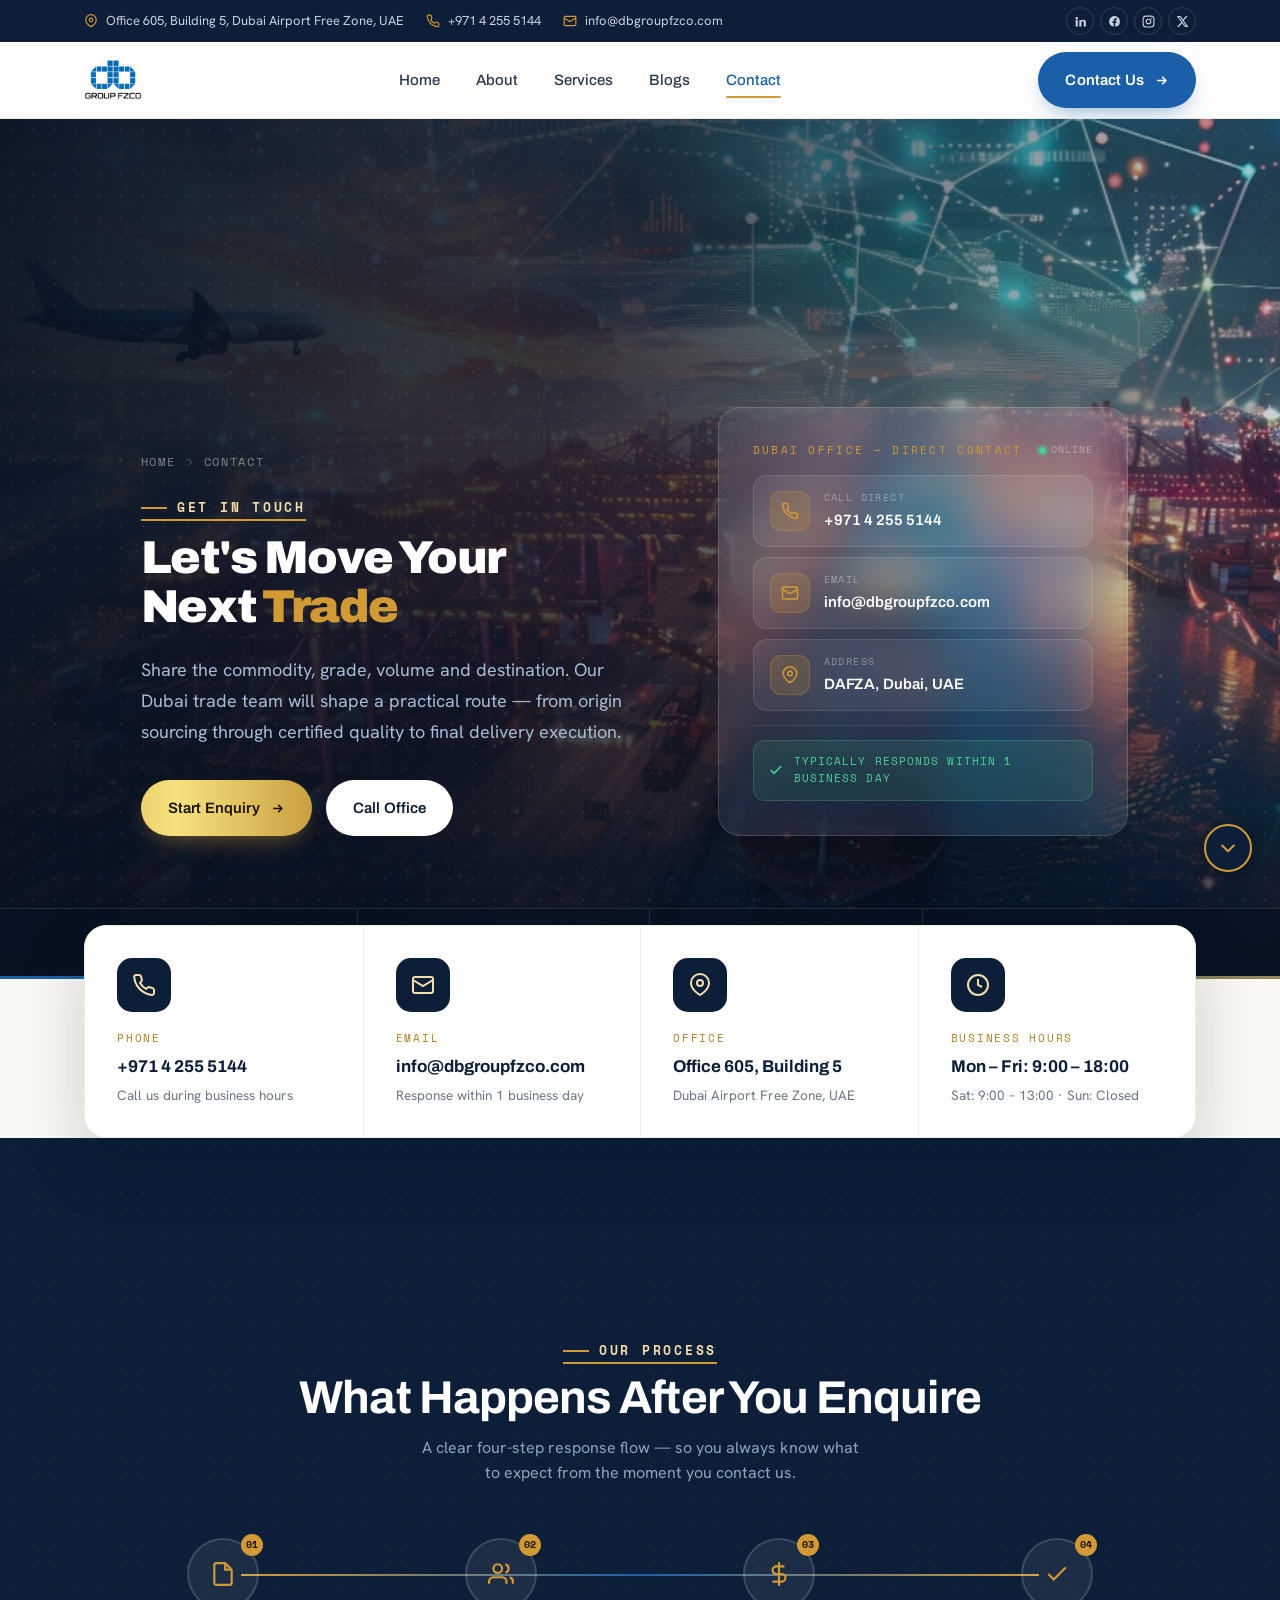
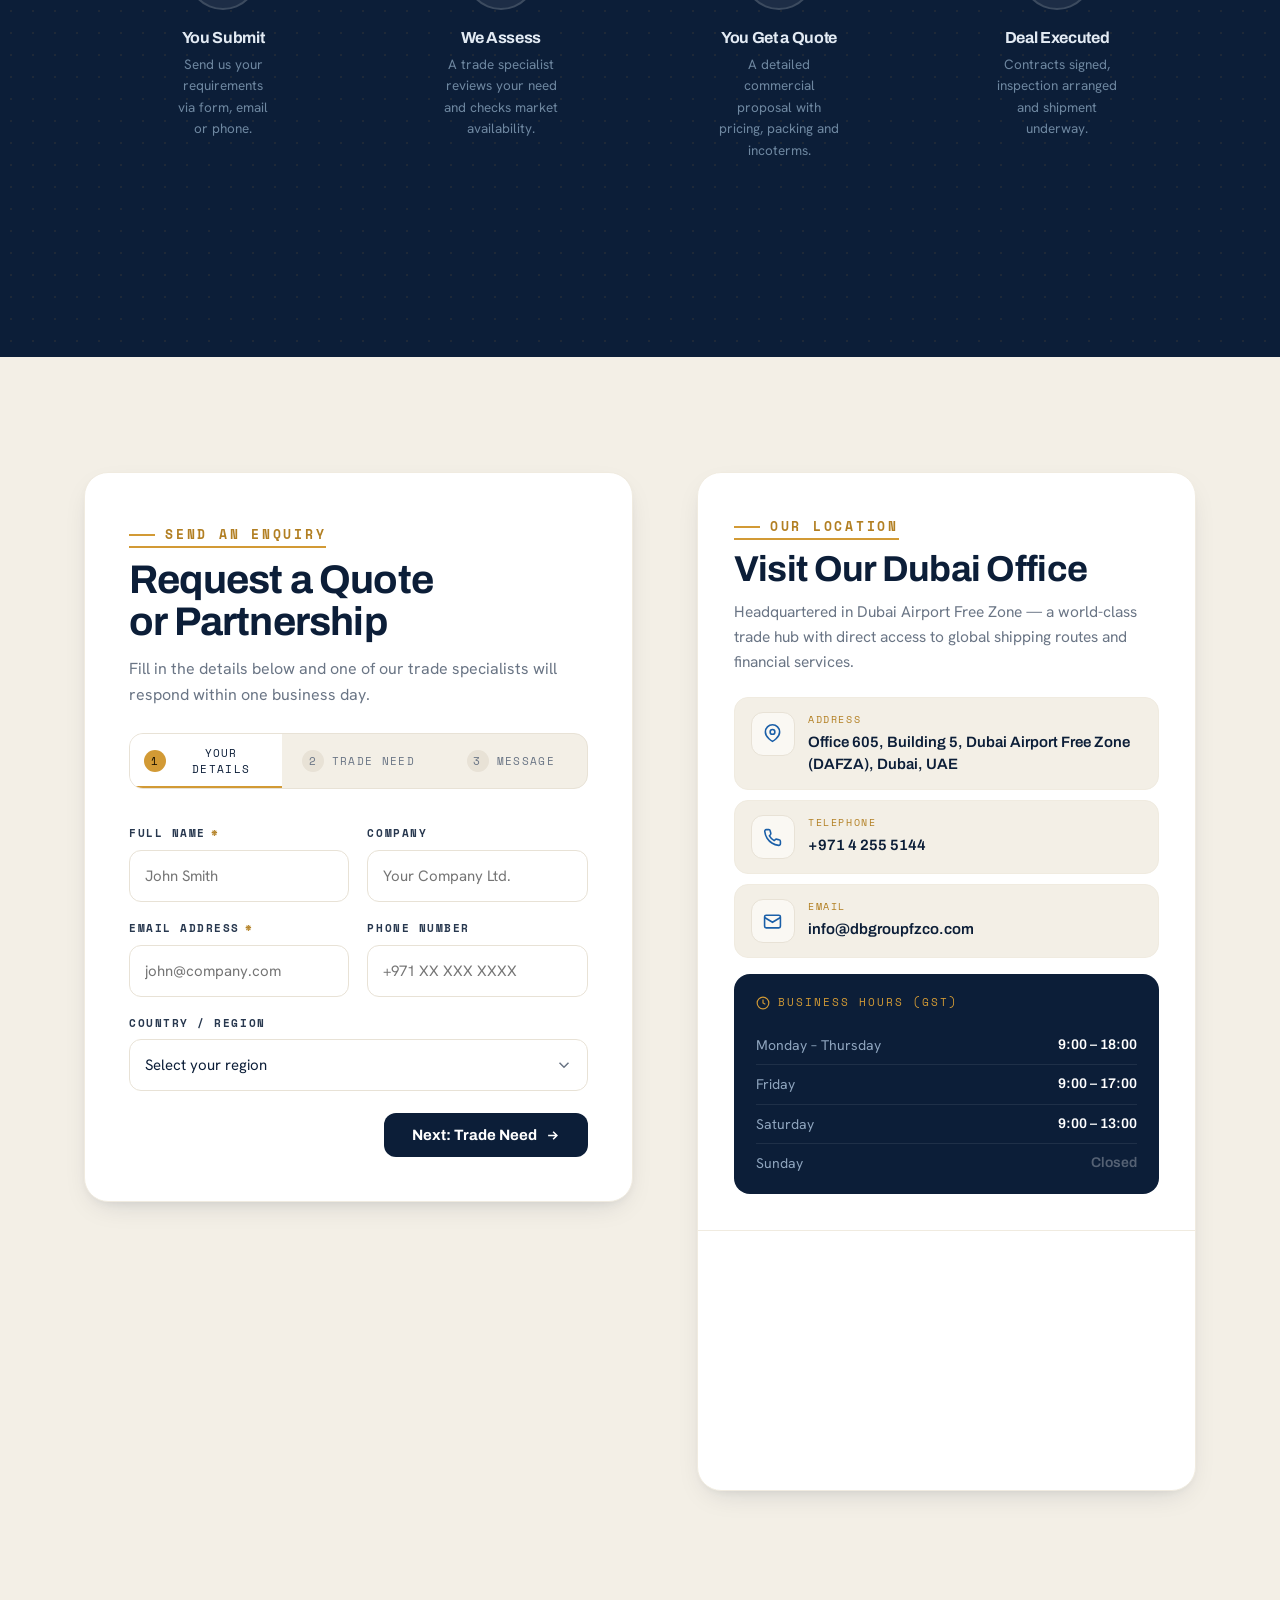
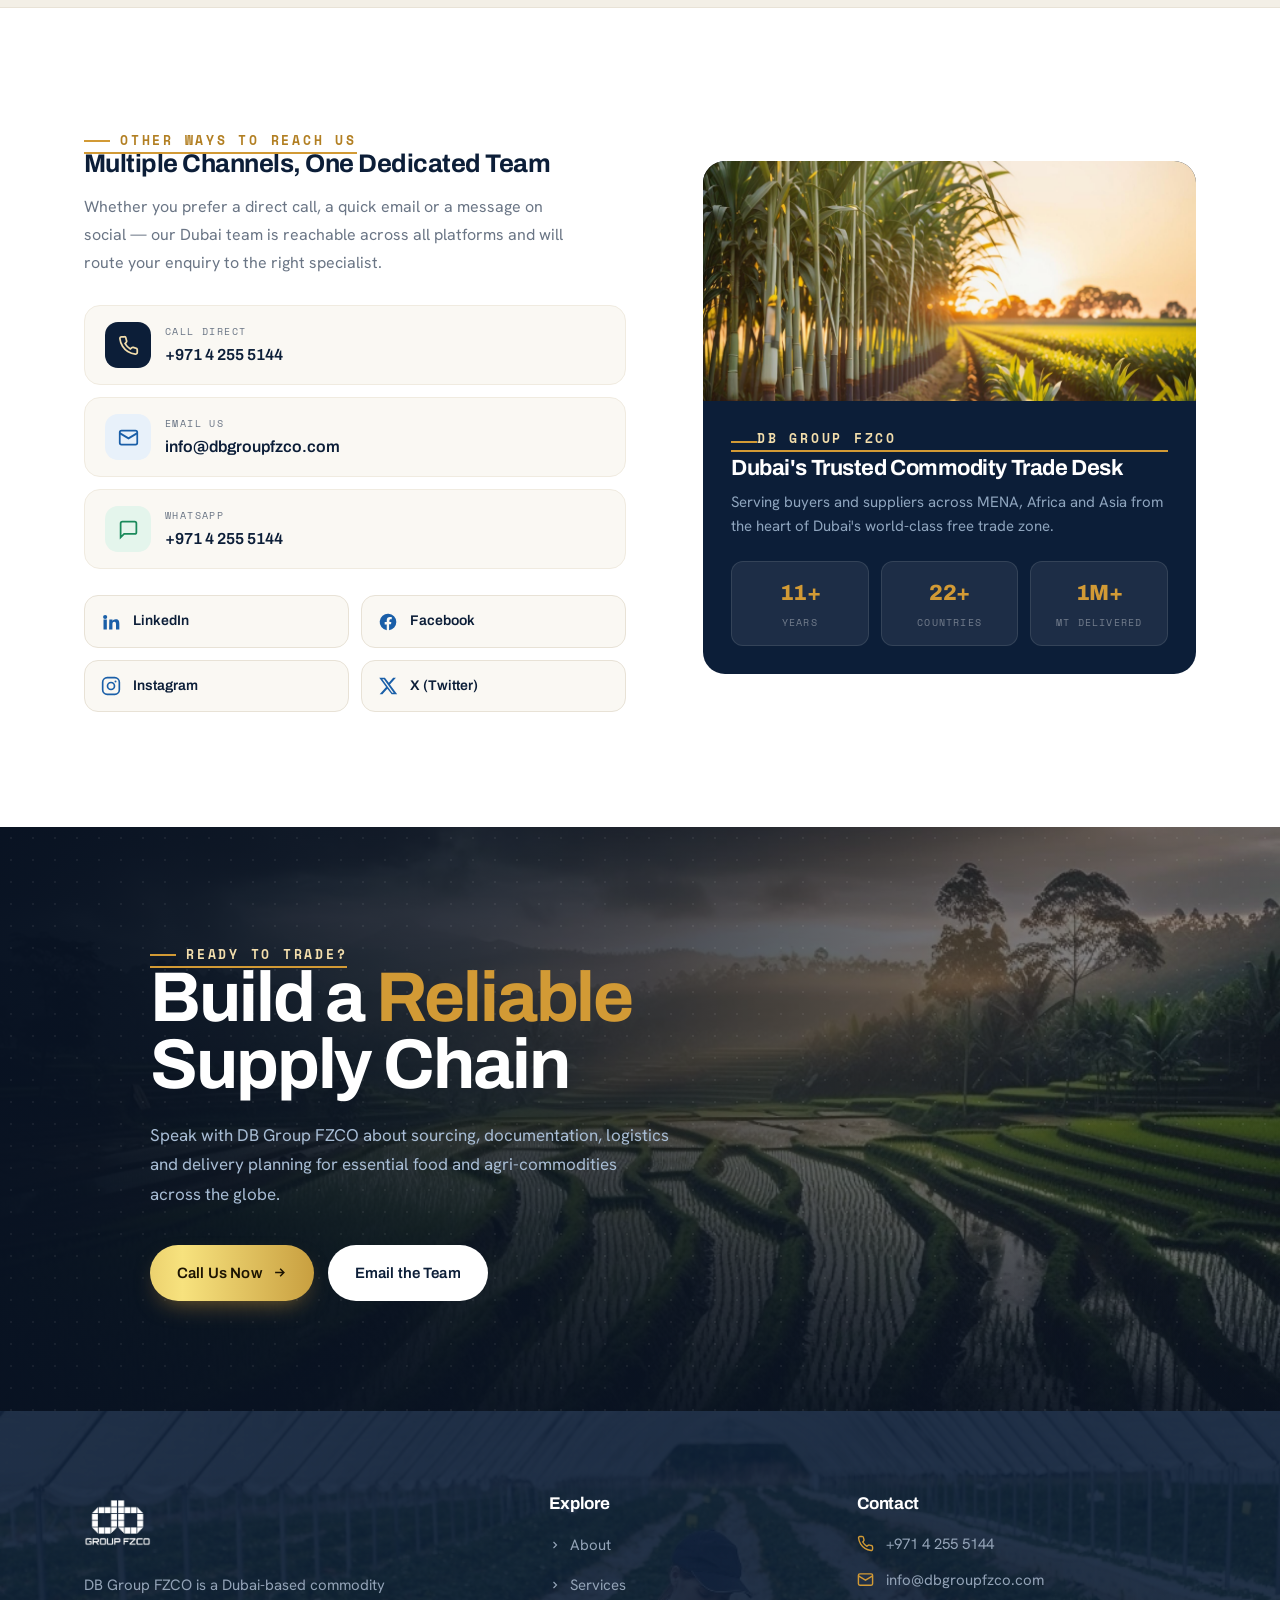
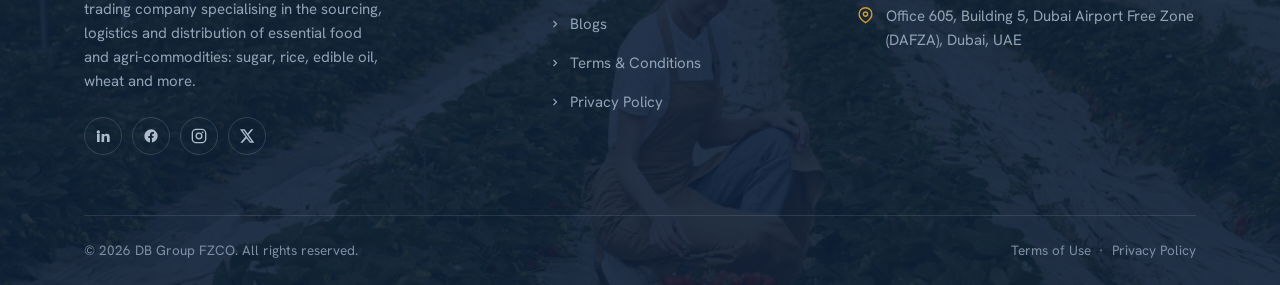
<file: contact.html>
﻿<!DOCTYPE html>
<html lang="en">
<head>
<meta charset="UTF-8" />
<meta name="viewport" content="width=device-width, initial-scale=1.0" />
<link rel="icon" type="image/x-icon" href="assets/images/favicon.ico" />
<link rel="apple-touch-icon" href="assets/images/favicon.ico" />
<title>Contact | DB Group FZCO</title>
<link rel="preconnect" href="https://fonts.googleapis.com" />
<link rel="preconnect" href="https://fonts.gstatic.com" crossorigin />
<link href="https://fonts.googleapis.com/css2?family=Archivo:wght@400;500;600;700;800;900&family=Hanken+Grotesk:wght@400;500;600;700&family=Space+Mono:wght@400;700&display=swap" rel="stylesheet" />
<link rel="stylesheet" href="assets/css/styles.css" />
<style>

/* ============================================================
   CONTACT PAGE — pro-level redesign
   ============================================================ */

/* ---- Breadcrumb ---- */
.breadcrumb {
  display: flex; align-items: center; gap: 8px;
  font-family: var(--font-mono); font-size: 12px;
  letter-spacing: .14em; text-transform: uppercase;
  color: rgba(255,255,255,.44); margin-bottom: 18px;
}
.breadcrumb a { color: rgba(255,255,255,.44); transition: color .2s; }
.breadcrumb a:hover { color: var(--gold-soft); }
.breadcrumb svg { width: 12px; height: 12px; opacity: .44; }

/* ============================================================
   1. HERO
   ============================================================ */
.ct-hero {
  position: relative;
  min-height: min(860px, 96vh);
  display: flex; flex-direction: column;
  justify-content: flex-end;
  overflow: hidden;
  background: #081222;
  isolation: isolate;
}
.ct-hero-bg {
  position: absolute; inset: 0; z-index: -3; overflow: hidden;
  animation: kbZoom 22s ease-out forwards;
  transform-origin: center center;
}
.ct-hero-bg img {
  width: 100%; height: 115%; object-fit: cover;
  object-position: center 40%;
  will-change: transform;
}
.ct-hero-shade {
  position: absolute; inset: 0; z-index: -2;
  background:
    linear-gradient(108deg, rgba(8,18,34,.97) 0%, rgba(8,18,34,.80) 42%, rgba(8,18,34,.28) 76%, rgba(8,18,34,.10) 100%),
    linear-gradient(0deg, rgba(8,18,34,.92) 0%, rgba(8,18,34,0) 46%);
}
.ct-hero-dots {
  position: absolute; inset: 0; z-index: -1; opacity: .14;
  background-image: radial-gradient(rgba(255,255,255,.55) 1px, transparent 1.4px);
  background-size: 22px 22px;
}
.ct-hero::after {
  content: ""; position: absolute; bottom: 0; left: 0; right: 0;
  height: 3px; z-index: 5;
  background: linear-gradient(90deg, var(--primary), var(--gold), var(--primary));
  background-size: 300%;
  animation: ctaGrad 7s ease infinite;
}

.ct-hero__inner {
  position: relative; z-index: 2;
  padding-block: clamp(110px,14vw,170px) clamp(48px,6vw,72px);
  display: grid;
  grid-template-columns: 1fr 410px;
  gap: clamp(40px,6vw,96px);
  align-items: end;
  margin-inline-start: 6vw;
}

.ct-hero h1 {
  color: #fff;
  font-size: clamp(26px, 3.6vw, 48px);
  line-height: 1.08; font-weight: 900;
  letter-spacing: -.03em; max-width: 16ch;
  margin-top: 16px;
}
.ct-hero h1 em { font-style: normal; color: var(--gold); }
.ct-hero .lede {
  color: #a8bdd5; margin-top: 22px;
  font-size: clamp(15px,1.5vw,18px);
  max-width: 50ch; line-height: 1.72;
}
.ct-hero__actions { display: flex; gap: 14px; flex-wrap: wrap; margin-top: 32px; }

/* Right glassmorphism card */
.ct-hero-card {
  background: rgba(255,255,255,.07);
  border: 1px solid rgba(255,255,255,.14);
  backdrop-filter: blur(20px) saturate(1.4);
  border-radius: 22px;
  padding: clamp(22px,3vw,34px);
  box-shadow: 0 32px 80px rgba(0,0,0,.3);
  position: relative; overflow: hidden;
  animation: floatY 5.5s ease-in-out infinite 0.8s;
  color: #fff;
  transition: transform .45s cubic-bezier(.16,1,.3,1), border-color .4s;
}
.ct-hero-card::before {
  content: ""; position: absolute; inset: -1px;
  background: linear-gradient(120deg, transparent, rgba(255,255,255,.16) 38%, transparent 60%);
  transform: translateX(-130%);
  transition: transform 1s cubic-bezier(.16,1,.3,1);
  pointer-events: none;
}
.ct-hero-card:hover { transform: translateY(-8px); border-color: rgba(210,154,53,.4); }
.ct-hero-card:hover::before { transform: translateX(130%); }
.ct-hero-card > * { position: relative; }

.chc-label {
  font-family: var(--font-mono); font-size: 10.5px; letter-spacing: .22em;
  text-transform: uppercase; color: var(--gold);
  display: flex; align-items: center; justify-content: space-between;
  margin-bottom: 16px;
}
.chc-live {
  display: flex; align-items: center; gap: 5px;
  font-size: 10px; letter-spacing: .1em; color: rgba(255,255,255,.38);
}
.live-dot {
  width: 7px; height: 7px; border-radius: 50%;
  background: #4ecf96;
  box-shadow: 0 0 0 3px rgba(78,207,150,.25);
  animation: pulseDot 2s ease-in-out infinite;
}
@keyframes pulseDot { 0%,100%{box-shadow:0 0 0 3px rgba(78,207,150,.25)} 50%{box-shadow:0 0 0 6px rgba(78,207,150,.08)} }

.chc-links { display: grid; gap: 10px; }
.chc-link {
  display: flex; align-items: center; gap: 14px;
  padding: 14px 16px; border-radius: 14px;
  background: rgba(255,255,255,.07);
  border: 1px solid rgba(255,255,255,.1);
  color: #fff;
  transition: background .25s, border-color .25s, transform .25s;
  text-decoration: none;
}
.chc-link:hover { background: rgba(255,255,255,.13); border-color: rgba(210,154,53,.3); transform: translateX(5px); }
.chc-link-ico {
  width: 40px; height: 40px; border-radius: 11px; flex: none;
  background: rgba(210,154,53,.18); border: 1px solid rgba(210,154,53,.25);
  display: grid; place-items: center; color: var(--gold);
}
.chc-link-ico svg { width: 18px; height: 18px; }
.chc-link-label { font-family: var(--font-mono); font-size: 10px; letter-spacing: .14em; text-transform: uppercase; color: rgba(255,255,255,.38); }
.chc-link-val { font-family: var(--font-display); font-weight: 600; font-size: 15px; color: #fff; margin-top: 2px; }

.chc-sep { height: 1px; background: rgba(255,255,255,.1); margin-block: 14px; }
.chc-response {
  display: flex; align-items: center; gap: 10px;
  padding: 12px 14px; border-radius: 12px;
  background: rgba(78,207,150,.12); border: 1px solid rgba(78,207,150,.22);
  font-family: var(--font-mono); font-size: 11px; letter-spacing: .1em;
  text-transform: uppercase; color: #4ecf96;
}
.chc-response svg { width: 16px; height: 16px; flex: none; }

/* Hero statsbar */
.ct-hero-bar {
  position: relative; z-index: 3;
  background: rgba(8,18,34,.72);
  backdrop-filter: blur(14px);
  border-top: 1px solid rgba(255,255,255,.1);
}
.ct-bar-inner { display: flex; align-items: stretch; min-height: 70px; }
.ct-bar-item {
  flex: 1; display: flex; align-items: center; gap: 12px;
  padding: 14px clamp(12px,2.5vw,32px);
  border-right: 1px solid rgba(255,255,255,.1);
  transition: background .25s;
}
.ct-bar-item:last-child { border-right: none; }
.ct-bar-item:hover { background: rgba(255,255,255,.06); }
.ct-bar-ico {
  width: 34px; height: 34px; flex: none;
  border-radius: 9px; background: rgba(210,154,53,.15);
  border: 1px solid rgba(210,154,53,.22);
  display: grid; place-items: center; color: var(--gold);
}
.ct-bar-ico svg { width: 16px; height: 16px; }
.ct-bar-val { font-family: var(--font-display); font-weight: 700; font-size: 16px; color: #fff; line-height: 1; }
.ct-bar-lab { font-family: var(--font-mono); font-size: 10px; letter-spacing: .14em; text-transform: uppercase; color: rgba(255,255,255,.38); margin-top: 3px; }

@media (max-width: 1020px) { .ct-hero__inner { grid-template-columns: 1fr; } .ct-hero-card { display: none; } }
@media (max-width: 600px) {
  .ct-hero-bar .wrap { padding-inline: 0; }
  .ct-bar-inner { display: grid; grid-template-columns: 1fr 1fr; }
  .ct-bar-item { border-top: 1px solid rgba(255,255,255,.08); padding: 12px 14px; gap: 10px; }
  .ct-bar-item:nth-child(odd) { border-right: 1px solid rgba(255,255,255,.1); }
  .ct-bar-item:nth-child(1), .ct-bar-item:nth-child(2) { border-top: none; }
  .ct-bar-ico { width: 30px; height: 30px; flex: none; }
  .ct-bar-ico svg { width: 14px; height: 14px; }
  .ct-bar-val { font-size: 12.5px; word-break: break-word; }
  .ct-bar-lab { font-size: 9px; }
}

/* ============================================================
   2. QUICK-CONTACT CARDS
   ============================================================ */
.contact-cards-section {
  margin-top: -54px;
  position: relative; z-index: 10;
}
.contact-cards {
  display: grid; grid-template-columns: repeat(4,1fr);
  background: #fff;
  border-radius: 22px; overflow: hidden;
  box-shadow: 0 24px 64px rgba(8,18,34,.18);
  border: 1px solid var(--line-soft);
}
.ccard {
  position: relative; overflow: hidden;
  padding: clamp(22px,3vw,32px);
  border-left: 1px solid var(--line-soft);
  transition: transform .36s cubic-bezier(.16,1,.3,1), background .3s, box-shadow .3s;
  cursor: default;
}
.ccard:first-child { border-left: none; }
.ccard::before {
  content: ""; position: absolute; inset: 0;
  background: linear-gradient(135deg, rgba(210,154,53,.12), rgba(26,95,168,.06) 55%, transparent);
  opacity: 0; transition: opacity .35s;
}
.ccard::after {
  content: ""; position: absolute;
  left: 0; right: 0; bottom: 0; height: 3px;
  background: linear-gradient(90deg, var(--primary), var(--gold));
  transform: scaleX(0); transform-origin: left;
  transition: transform .45s cubic-bezier(.16,1,.3,1);
}
.ccard:hover { transform: translateY(-8px); background: #fdfbf5; box-shadow: 0 28px 56px rgba(8,18,34,.14); }
.ccard:hover::before { opacity: 1; }
.ccard:hover::after { transform: scaleX(1); }
.ccard > * { position: relative; }
.ccard-ico {
  width: 54px; height: 54px; border-radius: 15px;
  background: var(--navy); color: var(--gold-soft);
  display: grid; place-items: center; margin-bottom: 18px;
  transition: transform .35s cubic-bezier(.16,1,.3,1), background .3s;
}
.ccard-ico svg { width: 24px; height: 24px; }
.ccard:hover .ccard-ico { transform: rotate(-6deg) scale(1.1); background: var(--gold); color: #20180a; }
.ccard-label {
  font-family: var(--font-mono); font-size: 11px;
  letter-spacing: .16em; text-transform: uppercase; color: var(--gold-d);
  margin-bottom: 8px;
}
.ccard-val {
  font-family: var(--font-display); font-weight: 700; font-size: 17px;
  color: var(--ink); line-height: 1.35;
  text-decoration: none; display: block;
  transition: color .2s;
}
a.ccard-val:hover { color: var(--primary); }
.ccard-sub { color: var(--muted); font-size: 13.5px; margin-top: 6px; line-height: 1.5; }

@media (max-width: 980px) { .contact-cards { grid-template-columns: 1fr 1fr; } }
@media (max-width: 520px) {
  .contact-cards { grid-template-columns: 1fr; border-radius: 16px; }
  .ccard { border-left: none; border-top: 1px solid var(--line-soft); }
  .ccard:first-child { border-top: none; }
  .contact-cards-section { margin-top: 0; }
}

/* ============================================================
   3. WHAT HAPPENS NEXT (process strip)
   ============================================================ */
.process-strip { background: var(--navy); position: relative; overflow: hidden; }
.process-strip::before {
  content: ""; position: absolute; inset: 0;
  background-image: radial-gradient(rgba(210,154,53,.09) 1px, transparent 1.5px);
  background-size: 22px 22px;
}
.process-strip .wrap { position: relative; padding-block: clamp(52px,7vw,80px); }
.ps-head { text-align: center; margin-bottom: 52px; }
.ps-head h2 { color: #fff; font-size: clamp(26px,3.8vw,46px); margin-top: 14px; }
.ps-head p { color: #8fa5be; margin-top: 12px; font-size: 16px; max-width: 50ch; margin-inline: auto; }

.ps-steps {
  display: grid; grid-template-columns: repeat(4,1fr);
  position: relative;
}
.ps-steps::before {
  content: ""; position: absolute;
  top: 36px; left: calc(12.5% + 18px); right: calc(12.5% + 18px);
  height: 2px;
  background: linear-gradient(90deg, var(--gold), var(--primary), var(--gold));
}
.ps-step {
  display: flex; flex-direction: column; align-items: center; text-align: center;
  padding-inline: 16px; position: relative; z-index: 1;
}
.ps-circle {
  width: 72px; height: 72px; border-radius: 50%;
  background: rgba(255,255,255,.07);
  border: 2px solid rgba(255,255,255,.14);
  display: grid; place-items: center; color: var(--gold);
  margin-bottom: 20px; position: relative;
  transition: background .35s, border-color .35s, transform .35s cubic-bezier(.16,1,.3,1), box-shadow .35s;
}
.ps-circle svg { width: 26px; height: 26px; }
.ps-n {
  position: absolute; top: -6px; right: -6px;
  width: 22px; height: 22px; border-radius: 50%;
  background: var(--gold); color: #1d1402;
  font-family: var(--font-mono); font-weight: 700; font-size: 10px;
  display: grid; place-items: center;
}
.ps-step:hover .ps-circle {
  background: rgba(210,154,53,.18); border-color: var(--gold);
  transform: scale(1.12);
  box-shadow: 0 0 0 8px rgba(210,154,53,.1);
}
.ps-step h4 { font-family: var(--font-display); font-weight: 700; font-size: 16px; color: #e2eaf3; }
.ps-step p { color: #6e87a0; font-size: 13.5px; margin-top: 7px; max-width: 16ch; margin-inline: auto; line-height: 1.6; }

@media (max-width: 860px) {
  .ps-steps { grid-template-columns: 1fr 1fr; gap: 32px; }
  .ps-steps::before { display: none; }
}
@media (max-width: 480px) { .ps-steps { grid-template-columns: 1fr; } }

/* ============================================================
   4. FORM + OFFICE
   ============================================================ */
.contact-main { background: var(--paper-2); }
.contact-grid {
  display: grid;
  grid-template-columns: 1.1fr 1fr;
  gap: clamp(28px,5vw,64px);
  align-items: start;
}

/* Form card */
.ct-form-card {
  background: #fff;
  border: 1px solid var(--line-soft);
  border-radius: 24px;
  box-shadow: var(--shadow);
  overflow: hidden;
}
.ct-form-top {
  padding: clamp(28px,4vw,44px) clamp(28px,4vw,44px) 0;
}
.ct-form-top h2 { font-size: clamp(26px,3.2vw,40px); margin-top: 14px; }
.ct-form-top p { color: var(--muted); margin-top: 14px; font-size: 16px; }

/* Step tabs */
.form-tabs {
  display: flex; gap: 0;
  border: 1px solid var(--line); border-radius: 14px;
  overflow: hidden; margin-top: 26px; background: var(--paper-2);
}
.form-tab {
  flex: 1; display: flex; align-items: center; justify-content: center; gap: 8px;
  padding: 11px 14px;
  font-family: var(--font-mono); font-size: 11px; letter-spacing: .12em; text-transform: uppercase;
  color: var(--muted); cursor: pointer;
  transition: background .22s, color .22s;
  border: none; background: transparent; position: relative;
}
.form-tab::after {
  content: ""; position: absolute;
  bottom: 0; left: 0; right: 0; height: 2px;
  background: var(--gold);
  transform: scaleX(0); transform-origin: center;
  transition: transform .3s;
}
.form-tab.active { background: #fff; color: var(--ink); }
.form-tab.active::after { transform: scaleX(1); }
.form-tab .tab-num {
  width: 22px; height: 22px; border-radius: 50%;
  background: var(--line); color: var(--muted);
  display: grid; place-items: center; font-size: 11px; flex: none;
  transition: background .22s, color .22s;
}
.form-tab.active .tab-num { background: var(--gold); color: #1d1402; }
.form-tab.done .tab-num { background: #4ecf96; color: #fff; }
.form-tab.done { color: #4ecf96; }

/* Form panels */
.ct-form { padding: clamp(24px,3vw,36px) clamp(28px,4vw,44px) clamp(28px,4vw,44px); }
.form-panel { display: none; }
.form-panel.active { display: grid; gap: 18px; animation: panelIn .3s ease-out; }
@keyframes panelIn { from { opacity: 0; transform: translateY(10px); } to { opacity: 1; transform: translateY(0); } }

.frow { display: grid; grid-template-columns: 1fr 1fr; gap: 18px; }

.fgroup { display: flex; flex-direction: column; }
.fgroup label {
  font-family: var(--font-mono); font-size: 11px;
  letter-spacing: .14em; text-transform: uppercase;
  color: var(--ink-soft); font-weight: 700; margin-bottom: 7px;
  display: flex; align-items: center; gap: 5px;
}
.fgroup label .req { color: var(--gold-d); }
.fgroup input,
.fgroup select,
.fgroup textarea {
  width: 100%;
  border: 1.5px solid var(--line);
  border-radius: 12px;
  background: #fff;
  color: var(--ink);
  font: inherit; font-size: 15px;
  outline: none;
  padding: 13px 15px;
  transition: border-color .22s, box-shadow .22s, transform .22s;
}
.fgroup input:hover,
.fgroup select:hover,
.fgroup textarea:hover { border-color: #d5c7a7; }
.fgroup input:focus,
.fgroup select:focus,
.fgroup textarea:focus {
  border-color: var(--gold);
  box-shadow: 0 0 0 4px rgba(210,154,53,.15);
  transform: translateY(-1px);
}
.fgroup textarea { min-height: 140px; resize: vertical; line-height: 1.6; }
.fgroup select {
  appearance: none;
  background-image: url("data:image/svg+xml,%3Csvg xmlns='http://www.w3.org/2000/svg' viewBox='0 0 24 24' fill='none' stroke='%236A7585' stroke-width='2'%3E%3Cpath d='M6 9l6 6 6-6'/%3E%3C/svg%3E");
  background-repeat: no-repeat; background-position: right 14px center; background-size: 18px;
  padding-right: 44px; cursor: pointer;
}

/* Commodity pills */
.commodity-pills { display: flex; flex-wrap: wrap; gap: 8px; margin-top: 2px; }
.com-pill {
  display: flex; align-items: center; gap: 7px;
  padding: 8px 14px; border-radius: 999px;
  border: 1.5px solid var(--line);
  background: var(--paper-2); color: var(--muted);
  font-family: var(--font-mono); font-size: 11px; letter-spacing: .1em; text-transform: uppercase;
  cursor: pointer;
  transition: background .2s, border-color .2s, color .2s, transform .2s;
  user-select: none;
}
.com-pill:hover { border-color: var(--gold-d); color: var(--gold-d); transform: translateY(-2px); }
.com-pill.sel { background: var(--navy); border-color: var(--navy); color: var(--gold-soft); }
.com-pill svg { width: 14px; height: 14px; }

/* Form navigation buttons */
.form-nav { display: flex; gap: 12px; align-items: center; justify-content: space-between; margin-top: 4px; }
.form-back {
  display: flex; align-items: center; gap: 6px;
  font-family: var(--font-mono); font-size: 11.5px; letter-spacing: .12em; text-transform: uppercase;
  color: var(--muted); background: none; border: none; cursor: pointer; padding: 0;
  transition: color .2s;
}
.form-back:hover { color: var(--ink); }
.btn-next, .btn-submit {
  display: inline-flex; align-items: center; gap: 8px;
  padding: 14px 28px; border-radius: 12px; font-size: 15px;
  font-family: var(--font-display); font-weight: 700;
  border: none; cursor: pointer; transition: all .3s;
  position: relative; overflow: hidden;
}
.btn-next { background: var(--navy); color: #fff; }
.btn-next:hover { background: var(--primary); transform: translateY(-2px); box-shadow: 0 8px 20px rgba(8,18,34,.24); }
.btn-submit { background: var(--gold); color: #1d1402; }
.btn-submit:hover { background: var(--gold-d); transform: translateY(-2px); box-shadow: 0 8px 20px rgba(210,154,53,.4); }
.btn-next svg, .btn-submit svg { width: 15px; height: 15px; }

/* Shimmer effect on submit */
.btn-submit::before {
  content: ""; position: absolute; inset: 0;
  background: linear-gradient(115deg, transparent, rgba(255,255,255,.38), transparent);
  transform: translateX(-130%);
  transition: transform .7s cubic-bezier(.16,1,.3,1);
}
.btn-submit:hover::before { transform: translateX(130%); }

/* Success message */
.form-success {
  display: none; padding: 28px 32px;
  text-align: center;
  animation: panelIn .4s ease-out;
}
.form-success-ico {
  width: 72px; height: 72px; border-radius: 50%;
  background: rgba(78,207,150,.15); border: 2px solid rgba(78,207,150,.3);
  display: grid; place-items: center; color: #4ecf96; margin: 0 auto 20px;
}
.form-success-ico svg { width: 32px; height: 32px; }
.form-success h3 { font-size: 24px; }
.form-success p { color: var(--muted); margin-top: 10px; font-size: 16px; max-width: 38ch; margin-inline: auto; }
.form-success .back-btn { margin-top: 22px; }

/* ============================================================
   OFFICE SIDEBAR
   ============================================================ */
.ct-office-card {
  background: #fff;
  border: 1px solid var(--line-soft);
  border-radius: 24px;
  box-shadow: var(--shadow);
  overflow: hidden;
  position: sticky; top: 96px;
}
.co-top { padding: clamp(24px,3vw,36px); }
.co-top h2 { font-size: clamp(24px,3vw,36px); margin-top: 14px; }
.co-top p { color: var(--muted); margin-top: 12px; font-size: 15.5px; }

.office-details { display: grid; gap: 10px; margin-top: 22px; }
.od-item {
  display: flex; gap: 13px; align-items: flex-start;
  padding: 14px 16px; border-radius: 14px;
  background: var(--paper-2); border: 1px solid var(--line-soft);
  transition: transform .25s, background .25s, box-shadow .25s;
  text-decoration: none; color: inherit;
}
.od-item:hover { transform: translateX(5px); background: #fff; box-shadow: var(--shadow-sm); }
.od-ico {
  width: 44px; height: 44px; flex: none;
  border-radius: 12px; background: var(--paper);
  border: 1px solid var(--line);
  display: grid; place-items: center; color: var(--primary);
  transition: background .25s, color .25s;
}
.od-ico svg { width: 19px; height: 19px; }
.od-item:hover .od-ico { background: var(--primary); color: #fff; }
.od-label { font-family: var(--font-mono); font-size: 10px; letter-spacing: .16em; text-transform: uppercase; color: var(--gold-d); margin-bottom: 4px; }
.od-val { font-family: var(--font-display); font-weight: 600; font-size: 15px; color: var(--ink); line-height: 1.45; }

.office-hours {
  margin: 16px 0 0;
  background: var(--navy); border-radius: 16px;
  padding: 20px 22px;
}
.office-hours-head {
  font-family: var(--font-mono); font-size: 11px; letter-spacing: .18em;
  text-transform: uppercase; color: var(--gold); margin-bottom: 14px;
  display: flex; align-items: center; gap: 8px;
}
.office-hours-head svg { width: 14px; height: 14px; }
.oh-row {
  display: flex; justify-content: space-between; align-items: center;
  padding-block: 8px;
  border-bottom: 1px solid rgba(255,255,255,.08);
  font-size: 14px;
}
.oh-row:last-child { border-bottom: none; padding-bottom: 0; }
.oh-day { color: #8fa5be; }
.oh-time { color: #fff; font-family: var(--font-display); font-weight: 600; }
.oh-time.closed { color: rgba(255,255,255,.3); }

/* Map */
.ct-map {
  height: 260px; position: relative; overflow: hidden;
  border-top: 1px solid var(--line-soft);
}
.ct-map iframe { position: absolute; inset: 0; width: 100%; height: 100%; border: 0; filter: saturate(.85) contrast(1.04); }

@media (max-width: 980px) {
  .contact-grid { grid-template-columns: 1fr; }
  .ct-office-card { position: static; }
  .frow { grid-template-columns: 1fr; }
}

/* ============================================================
   5. SOCIAL & DIRECT CHANNELS
   ============================================================ */
.channels-section { background: var(--surface); border-top: 1px solid var(--line); }
.channels-grid {
  display: grid; grid-template-columns: 1.1fr 1fr;
  gap: clamp(40px,6vw,96px); align-items: center;
}
.ch-text h2 { font-size: clamp(26px,3.6vw,44px); margin-top: 14px; }
.ch-text p { color: var(--muted); margin-top: 16px; font-size: 17px; line-height: 1.75; }
.ch-methods { display: grid; gap: 12px; margin-top: 28px; }
.ch-method {
  display: flex; align-items: center; gap: 14px;
  padding: 16px 20px; border-radius: 16px;
  background: var(--paper); border: 1px solid var(--line-soft);
  transition: transform .28s, background .28s, box-shadow .28s;
  text-decoration: none; color: inherit;
}
.ch-method:hover { transform: translateX(6px); background: #fff; box-shadow: var(--shadow-sm); }
.ch-m-ico {
  width: 46px; height: 46px; border-radius: 13px; flex: none;
  display: grid; place-items: center;
  transition: transform .3s cubic-bezier(.16,1,.3,1);
}
.ch-method:hover .ch-m-ico { transform: rotate(-6deg) scale(1.1); }
.ch-m-ico.navy { background: var(--navy); color: var(--gold-soft); }
.ch-m-ico.blue { background: #e8f1fa; color: var(--primary); }
.ch-m-ico.green { background: #e4f5ec; color: #1a8a5b; }
.ch-m-ico svg { width: 21px; height: 21px; }
.ch-m-label { font-family: var(--font-mono); font-size: 10px; letter-spacing: .14em; text-transform: uppercase; color: var(--muted); }
.ch-m-val { font-family: var(--font-display); font-weight: 600; font-size: 16px; color: var(--ink); margin-top: 2px; }

.ch-socials {
  display: grid; grid-template-columns: repeat(2,1fr); gap: 12px; margin-top: 26px;
}
.ch-soc {
  display: flex; align-items: center; gap: 12px;
  padding: 14px 16px; border-radius: 14px;
  border: 1.5px solid var(--line); background: var(--paper);
  transition: border-color .22s, background .22s, transform .22s;
  text-decoration: none; color: var(--ink);
}
.ch-soc:hover { border-color: var(--primary); background: #fff; transform: translateY(-3px); }
.ch-soc svg { width: 20px; height: 20px; color: var(--primary); flex: none; }
.ch-soc span { font-family: var(--font-display); font-weight: 600; font-size: 14px; }

.ch-right {
  background: var(--navy); border-radius: 22px; overflow: hidden;
  position: relative;
}
.ch-right-img { height: 240px; overflow: hidden; }
.ch-right-img img { width: 100%; height: 100%; object-fit: cover; display: block; transition: transform .7s; }
.ch-right:hover .ch-right-img img { transform: scale(1.05); }
.ch-right-body { padding: 28px; }
.ch-right-body h3 { color: #fff; font-size: 22px; }
.ch-right-body p { color: #8fa5be; font-size: 15px; margin-top: 10px; line-height: 1.65; }
.ch-right-stats { display: grid; grid-template-columns: repeat(3,1fr); gap: 12px; margin-top: 22px; }
.chrs { text-align: center; padding: 14px; background: rgba(255,255,255,.07); border-radius: 12px; border: 1px solid rgba(255,255,255,.1); }
.chrs-val { font-family: var(--font-display); font-weight: 800; font-size: 22px; color: var(--gold); letter-spacing: -.02em; }
.chrs-lab { font-family: var(--font-mono); font-size: 10px; letter-spacing: .12em; text-transform: uppercase; color: rgba(255,255,255,.38); margin-top: 4px; }

@media (max-width: 900px) { .channels-grid { grid-template-columns: 1fr; } .ch-socials { grid-template-columns: 1fr 1fr; } }

/* ============================================================
   6. FULL-BLEED IMAGE CTA
   ============================================================ */
.ct-final {
  position: relative; min-height: 560px;
  display: flex; align-items: center;
  overflow: hidden; isolation: isolate; color: #fff;
}
.ct-final img {
  position: absolute; inset: 0; width: 100%; height: 100%;
  object-fit: cover; z-index: -2;
  transition: transform 1.2s cubic-bezier(.16,1,.3,1);
}
.ct-final:hover img { transform: scale(1.04); }
.ct-final::before {
  content: ""; position: absolute; inset: 0; z-index: -1;
  background:
    linear-gradient(102deg, rgba(8,18,34,.97) 0%, rgba(8,18,34,.72) 50%, rgba(8,18,34,.34) 100%),
    linear-gradient(0deg, rgba(8,18,34,.65) 0%, transparent 50%);
}
.ct-final::after {
  content: ""; position: absolute; inset: 0; z-index: -1; opacity: .12;
  background-image: radial-gradient(rgba(255,255,255,.5) 1px, transparent 1.4px);
  background-size: 22px 22px;
}
.ct-final .wrap { padding-left: clamp(58px, 12vw, 150px); margin-left: 0; }
.ct-final__inner { padding-block: clamp(72px,9vw,110px); max-width: 680px; }
.ct-final h2 { color: #fff; font-size: clamp(36px,5.5vw,72px); line-height: .95; letter-spacing: -.03em; }
.ct-final h2 em { font-style: normal; color: var(--gold); }
.ct-final p { color: #a8bdd5; font-size: 17px; margin-top: 22px; max-width: 52ch; line-height: 1.72; }
.ct-final__actions { display: flex; gap: 14px; flex-wrap: wrap; margin-top: 36px; }

/* ---- Shared ---- */
@keyframes floatY {
  0%,100%{ transform: translateY(0); }
  50%    { transform: translateY(-12px); }
}
@media (prefers-reduced-motion: reduce) {
  .ct-hero-bg, .ct-hero-card { animation: none; }
}

</style>
</head>
<body>

<!-- ============ TOP BAR ============ -->
<div class="topbar">
  <div class="wrap">
    <div class="tb-left">
      <span class="tb-item tb-hide">
        <svg viewBox="0 0 24 24" fill="none" stroke="currentColor" stroke-width="2"><path d="M21 10c0 7-9 12-9 12s-9-5-9-12a9 9 0 0 1 18 0Z"/><circle cx="12" cy="10" r="3"/></svg>
        Office 605, Building 5, Dubai Airport Free Zone, UAE
      </span>
      <a class="tb-item" href="tel:+97142555144">
        <svg viewBox="0 0 24 24" fill="none" stroke="currentColor" stroke-width="2"><path d="M22 16.9v3a2 2 0 0 1-2.2 2 19.8 19.8 0 0 1-8.6-3 19.5 19.5 0 0 1-6-6 19.8 19.8 0 0 1-3-8.6A2 2 0 0 1 4.1 2h3a2 2 0 0 1 2 1.7c.1.9.4 1.8.7 2.7a2 2 0 0 1-.5 2.1L8.1 9.9a16 16 0 0 0 6 6l1.4-1.2a2 2 0 0 1 2.1-.5c.9.3 1.8.6 2.7.7a2 2 0 0 1 1.7 2Z"/></svg>
        +971 4 255 5144
      </a>
      <a class="tb-item tb-hide" href="mailto:info@dbgroupfzco.com">
        <svg viewBox="0 0 24 24" fill="none" stroke="currentColor" stroke-width="2"><rect x="2" y="4" width="20" height="16" rx="2"/><path d="m2 7 10 6 10-6"/></svg>
        info@dbgroupfzco.com
      </a>
    </div>
    <div class="tb-soc">
      <a href="#" aria-label="LinkedIn"><svg viewBox="0 0 24 24" fill="currentColor"><path d="M4.98 3.5a2.5 2.5 0 1 1 0 5 2.5 2.5 0 0 1 0-5zM3 9h4v12H3zM10 9h3.8v1.7h.05c.53-1 1.83-2.05 3.77-2.05C21.4 8.65 22 11 22 14.1V21h-4v-6.1c0-1.45-.03-3.3-2-3.3-2 0-2.3 1.57-2.3 3.2V21h-4z"/></svg></a>
      <a href="#" aria-label="Facebook"><svg viewBox="0 0 24 24" fill="currentColor"><path d="M22 12a10 10 0 1 0-11.5 9.9v-7H8v-2.9h2.5V9.8c0-2.5 1.5-3.9 3.8-3.9 1.1 0 2.2.2 2.2.2v2.5h-1.2c-1.2 0-1.6.75-1.6 1.5v1.8H16l-.4 2.9h-2.3v7A10 10 0 0 0 22 12z"/></svg></a>
      <a href="#" aria-label="Instagram"><svg viewBox="0 0 24 24" fill="none" stroke="currentColor" stroke-width="2"><rect x="2" y="2" width="20" height="20" rx="5.5"/><circle cx="12" cy="12" r="4.2"/><circle cx="17.4" cy="6.6" r="1.2" fill="currentColor" stroke="none"/></svg></a>
      <a href="#" aria-label="X"><svg viewBox="0 0 24 24" fill="currentColor"><path d="M18.2 2h3.3l-7.2 8.2L23 22h-6.6l-5.2-6.8L5.3 22H2l7.7-8.8L1.5 2h6.8l4.7 6.2L18.2 2zm-1.2 18h1.8L7.1 3.9H5.2L17 20z"/></svg></a>
    </div>
  </div>
</div>

<!-- ============ HEADER / NAV ============ -->
<header class="header" id="header">
  <div class="wrap nav">
    <a class="brand" href="index.html">
      <img src="assets/images/logo.webp" alt="DB Group FZCO" class="brand-logo" />
    </a>
    <nav class="menu">
      <a href="index.html">Home</a>
      <a href="about.html">About</a>
      <a href="services.html">Services</a>
      <a href="blogs.html">Blogs</a>
      <a href="contact.html" class="active">Contact</a>
    </nav>
    <div class="nav-right">
      <a href="contact.html" class="btn btn-primary">Contact Us <svg class="arw" width="15" height="15" viewBox="0 0 24 24" fill="none" stroke="currentColor" stroke-width="2.4"><path d="M5 12h14M13 6l6 6-6 6"/></svg></a>
      <button class="icon-btn burger" aria-label="Menu">
        <svg viewBox="0 0 24 24" fill="none" stroke="currentColor" stroke-width="2"><path d="M3 6h18M3 12h18M3 18h18"/></svg>
      </button>
    </div>
  </div>
</header>

<main>

<!-- ============================================================
     1. HERO
     ============================================================ -->
<section class="ct-hero">
  <div class="ct-hero-bg">
    <img src="assets/images/2151663056.webp" alt="" />
  </div>
  <div class="ct-hero-shade"></div>
  <div class="ct-hero-dots"></div>

  <div class="wrap ct-hero__inner">
    <!-- Left -->
    <div class="reveal">
      <div class="breadcrumb">
        <a href="index.html">Home</a>
        <svg viewBox="0 0 24 24" fill="none" stroke="currentColor" stroke-width="2.5"><path d="M9 6l6 6-6 6"/></svg>
        <span>Contact</span>
      </div>
      <span class="eyebrow light">Get in Touch</span>
      <h1>Let's Move Your Next <em>Trade</em></h1>
      <p class="lede">Share the commodity, grade, volume and destination. Our Dubai trade team will shape a practical route — from origin sourcing through certified quality to final delivery execution.</p>
      <div class="ct-hero__actions">
        <a href="#contact-form" class="btn btn-gold">Start Enquiry <svg class="arw" width="15" height="15" viewBox="0 0 24 24" fill="none" stroke="currentColor" stroke-width="2.4"><path d="M5 12h14M13 6l6 6-6 6"/></svg></a>
        <a href="tel:+97142555144" class="btn btn-light">Call Office</a>
      </div>
    </div>

    <!-- Right card -->
    <aside class="ct-hero-card reveal d2">
      <div class="chc-label">
        Dubai Office — Direct Contact
        <span class="chc-live"><span class="live-dot"></span> Online</span>
      </div>
      <div class="chc-links">
        <a href="tel:+97142555144" class="chc-link">
          <div class="chc-link-ico"><svg viewBox="0 0 24 24" fill="none" stroke="currentColor" stroke-width="2"><path d="M22 16.9v3a2 2 0 0 1-2.2 2 19.8 19.8 0 0 1-8.6-3 19.5 19.5 0 0 1-6-6 19.8 19.8 0 0 1-3-8.6A2 2 0 0 1 4.1 2h3a2 2 0 0 1 2 1.7c.1.9.4 1.8.7 2.7a2 2 0 0 1-.5 2.1L8.1 9.9a16 16 0 0 0 6 6l1.4-1.2a2 2 0 0 1 2.1-.5c.9.3 1.8.6 2.7.7a2 2 0 0 1 1.7 2Z"/></svg></div>
          <div><div class="chc-link-label">Call Direct</div><div class="chc-link-val">+971 4 255 5144</div></div>
        </a>
        <a href="mailto:info@dbgroupfzco.com" class="chc-link">
          <div class="chc-link-ico"><svg viewBox="0 0 24 24" fill="none" stroke="currentColor" stroke-width="2"><rect x="2" y="4" width="20" height="16" rx="2"/><path d="m2 7 10 6 10-6"/></svg></div>
          <div><div class="chc-link-label">Email</div><div class="chc-link-val">info@dbgroupfzco.com</div></div>
        </a>
        <div class="chc-link">
          <div class="chc-link-ico"><svg viewBox="0 0 24 24" fill="none" stroke="currentColor" stroke-width="2"><path d="M21 10c0 7-9 12-9 12s-9-5-9-12a9 9 0 0 1 18 0Z"/><circle cx="12" cy="10" r="3"/></svg></div>
          <div><div class="chc-link-label">Address</div><div class="chc-link-val">DAFZA, Dubai, UAE</div></div>
        </div>
      </div>
      <div class="chc-sep"></div>
      <div class="chc-response">
        <svg viewBox="0 0 24 24" fill="none" stroke="currentColor" stroke-width="2.5"><path d="M20 6 9 17l-5-5"/></svg>
        Typically responds within 1 business day
      </div>
    </aside>
  </div>

  <!-- Bottom bar -->
  <div class="ct-hero-bar">
    <div class="wrap">
      <div class="ct-bar-inner">
        <div class="ct-bar-item">
          <div class="ct-bar-ico"><svg viewBox="0 0 24 24" fill="none" stroke="currentColor" stroke-width="2"><path d="M22 16.9v3a2 2 0 0 1-2.2 2 19.8 19.8 0 0 1-8.6-3 19.5 19.5 0 0 1-6-6 19.8 19.8 0 0 1-3-8.6A2 2 0 0 1 4.1 2h3a2 2 0 0 1 2 1.7c.1.9.4 1.8.7 2.7a2 2 0 0 1-.5 2.1L8.1 9.9a16 16 0 0 0 6 6l1.4-1.2a2 2 0 0 1 2.1-.5c.9.3 1.8.6 2.7.7a2 2 0 0 1 1.7 2Z"/></svg></div>
          <div><div class="ct-bar-val">+971 4 255 5144</div><div class="ct-bar-lab">Phone</div></div>
        </div>
        <div class="ct-bar-item">
          <div class="ct-bar-ico"><svg viewBox="0 0 24 24" fill="none" stroke="currentColor" stroke-width="2"><rect x="2" y="4" width="20" height="16" rx="2"/><path d="m2 7 10 6 10-6"/></svg></div>
          <div><div class="ct-bar-val">info@dbgroupfzco.com</div><div class="ct-bar-lab">Email</div></div>
        </div>
        <div class="ct-bar-item">
          <div class="ct-bar-ico"><svg viewBox="0 0 24 24" fill="none" stroke="currentColor" stroke-width="2"><circle cx="12" cy="12" r="10"/><polyline points="12 6 12 12 16 14"/></svg></div>
          <div><div class="ct-bar-val">Mon–Fri 9:00–18:00</div><div class="ct-bar-lab">GST Business Hours</div></div>
        </div>
        <div class="ct-bar-item">
          <div class="ct-bar-ico"><svg viewBox="0 0 24 24" fill="none" stroke="currentColor" stroke-width="2"><path d="M21 10c0 7-9 12-9 12s-9-5-9-12a9 9 0 0 1 18 0Z"/><circle cx="12" cy="10" r="3"/></svg></div>
          <div><div class="ct-bar-val">DAFZA, Dubai</div><div class="ct-bar-lab">Office Location</div></div>
        </div>
      </div>
    </div>
  </div>
</section>


<!-- ============================================================
     2. QUICK-CONTACT CARDS
     ============================================================ -->
<section class="contact-cards-section">
  <div class="wrap">
    <div class="contact-cards">
      <div class="ccard reveal">
        <div class="ccard-ico"><svg viewBox="0 0 24 24" fill="none" stroke="currentColor" stroke-width="2"><path d="M22 16.9v3a2 2 0 0 1-2.2 2 19.8 19.8 0 0 1-8.6-3 19.5 19.5 0 0 1-6-6 19.8 19.8 0 0 1-3-8.6A2 2 0 0 1 4.1 2h3a2 2 0 0 1 2 1.7c.1.9.4 1.8.7 2.7a2 2 0 0 1-.5 2.1L8.1 9.9a16 16 0 0 0 6 6l1.4-1.2a2 2 0 0 1 2.1-.5c.9.3 1.8.6 2.7.7a2 2 0 0 1 1.7 2Z"/></svg></div>
        <div class="ccard-label">Phone</div>
        <a href="tel:+97142555144" class="ccard-val">+971 4 255 5144</a>
        <div class="ccard-sub">Call us during business hours</div>
      </div>
      <div class="ccard reveal d1">
        <div class="ccard-ico"><svg viewBox="0 0 24 24" fill="none" stroke="currentColor" stroke-width="2"><rect x="2" y="4" width="20" height="16" rx="2"/><path d="m2 7 10 6 10-6"/></svg></div>
        <div class="ccard-label">Email</div>
        <a href="mailto:info@dbgroupfzco.com" class="ccard-val">info@dbgroupfzco.com</a>
        <div class="ccard-sub">Response within 1 business day</div>
      </div>
      <div class="ccard reveal d2">
        <div class="ccard-ico"><svg viewBox="0 0 24 24" fill="none" stroke="currentColor" stroke-width="2"><path d="M21 10c0 7-9 12-9 12s-9-5-9-12a9 9 0 0 1 18 0Z"/><circle cx="12" cy="10" r="3"/></svg></div>
        <div class="ccard-label">Office</div>
        <div class="ccard-val">Office 605, Building 5</div>
        <div class="ccard-sub">Dubai Airport Free Zone, UAE</div>
      </div>
      <div class="ccard reveal d3">
        <div class="ccard-ico"><svg viewBox="0 0 24 24" fill="none" stroke="currentColor" stroke-width="2"><circle cx="12" cy="12" r="10"/><polyline points="12 6 12 12 16 14"/></svg></div>
        <div class="ccard-label">Business Hours</div>
        <div class="ccard-val">Mon – Fri: 9:00 – 18:00</div>
        <div class="ccard-sub">Sat: 9:00 – 13:00 · Sun: Closed</div>
      </div>
    </div>
  </div>
</section>


<!-- ============================================================
     3. WHAT HAPPENS NEXT
     ============================================================ -->
<section class="section process-strip">
  <div class="wrap">
    <div class="ps-head reveal">
      <span class="eyebrow light">Our Process</span>
      <h2>What Happens After You Enquire</h2>
      <p>A clear four-step response flow — so you always know what to expect from the moment you contact us.</p>
    </div>
    <div class="ps-steps reveal d1">
      <div class="ps-step">
        <div class="ps-circle">
          <svg viewBox="0 0 24 24" fill="none" stroke="currentColor" stroke-width="2"><path d="M14 2H6a2 2 0 0 0-2 2v16a2 2 0 0 0 2 2h12a2 2 0 0 0 2-2V8z"/><polyline points="14 2 14 8 20 8"/></svg>
          <span class="ps-n">01</span>
        </div>
        <h4>You Submit</h4>
        <p>Send us your requirements via form, email or phone.</p>
      </div>
      <div class="ps-step">
        <div class="ps-circle">
          <svg viewBox="0 0 24 24" fill="none" stroke="currentColor" stroke-width="2"><path d="M17 21v-2a4 4 0 0 0-4-4H5a4 4 0 0 0-4 4v2"/><circle cx="9" cy="7" r="4"/><path d="M23 21v-2a4 4 0 0 0-3-3.87"/><path d="M16 3.13a4 4 0 0 1 0 7.75"/></svg>
          <span class="ps-n">02</span>
        </div>
        <h4>We Assess</h4>
        <p>A trade specialist reviews your need and checks market availability.</p>
      </div>
      <div class="ps-step">
        <div class="ps-circle">
          <svg viewBox="0 0 24 24" fill="none" stroke="currentColor" stroke-width="2"><line x1="12" y1="1" x2="12" y2="23"/><path d="M17 5H9.5a3.5 3.5 0 1 0 0 7h5a3.5 3.5 0 1 1 0 7H6"/></svg>
          <span class="ps-n">03</span>
        </div>
        <h4>You Get a Quote</h4>
        <p>A detailed commercial proposal with pricing, packing and incoterms.</p>
      </div>
      <div class="ps-step">
        <div class="ps-circle">
          <svg viewBox="0 0 24 24" fill="none" stroke="currentColor" stroke-width="2"><path d="M20 6 9 17l-5-5"/></svg>
          <span class="ps-n">04</span>
        </div>
        <h4>Deal Executed</h4>
        <p>Contracts signed, inspection arranged and shipment underway.</p>
      </div>
    </div>
  </div>
</section>


<!-- ============================================================
     4. FORM + OFFICE
     ============================================================ -->
<section class="section contact-main" id="contact-form">
  <div class="wrap">
    <div class="contact-grid">

      <!-- Multi-step form -->
      <div class="ct-form-card reveal">
        <div class="ct-form-top">
          <span class="eyebrow">Send an Enquiry</span>
          <h2>Request a Quote or Partnership</h2>
          <p>Fill in the details below and one of our trade specialists will respond within one business day.</p>

          <!-- Step tabs -->
          <div class="form-tabs" role="tablist">
            <button class="form-tab active" data-step="1" role="tab">
              <span class="tab-num">1</span> Your Details
            </button>
            <button class="form-tab" data-step="2" role="tab">
              <span class="tab-num">2</span> Trade Need
            </button>
            <button class="form-tab" data-step="3" role="tab">
              <span class="tab-num">3</span> Message
            </button>
          </div>
        </div>

        <form class="ct-form" id="ctForm" novalidate>

          <!-- Step 1: Your Details -->
          <div class="form-panel active" id="panel-1">
            <div class="frow">
              <div class="fgroup">
                <label for="cf-name">Full Name <span class="req">*</span></label>
                <input type="text" id="cf-name" name="name" placeholder="John Smith" required />
              </div>
              <div class="fgroup">
                <label for="cf-company">Company</label>
                <input type="text" id="cf-company" name="company" placeholder="Your Company Ltd." />
              </div>
            </div>
            <div class="frow">
              <div class="fgroup">
                <label for="cf-email">Email Address <span class="req">*</span></label>
                <input type="email" id="cf-email" name="email" placeholder="john@company.com" required />
              </div>
              <div class="fgroup">
                <label for="cf-phone">Phone Number</label>
                <input type="tel" id="cf-phone" name="phone" placeholder="+971 XX XXX XXXX" />
              </div>
            </div>
            <div class="fgroup">
              <label for="cf-country">Country / Region</label>
              <select id="cf-country" name="country">
                <option value="" disabled selected>Select your region</option>
                <option>United Arab Emirates</option>
                <option>Saudi Arabia</option>
                <option>Egypt</option>
                <option>Nigeria</option>
                <option>Kenya</option>
                <option>India</option>
                <option>Pakistan</option>
                <option>Bangladesh</option>
                <option>Other</option>
              </select>
            </div>
            <div class="form-nav">
              <span></span>
              <button type="button" class="btn-next" onclick="goStep(2)">
                Next: Trade Need <svg viewBox="0 0 24 24" fill="none" stroke="currentColor" stroke-width="2.5"><path d="M5 12h14M13 6l6 6-6 6"/></svg>
              </button>
            </div>
          </div>

          <!-- Step 2: Trade Need -->
          <div class="form-panel" id="panel-2">
            <div class="fgroup">
              <label>Commodity of Interest</label>
              <div class="commodity-pills">
                <span class="com-pill" onclick="togglePill(this)"><svg viewBox="0 0 24 24" fill="none" stroke="currentColor" stroke-width="2"><circle cx="12" cy="12" r="5"/><path d="M12 2v3M12 19v3M4.2 4.2l2.1 2.1M17.7 17.7l2.1 2.1M2 12h3M19 12h3M4.2 19.8l2.1-2.1M17.7 6.3l2.1-2.1"/></svg>Raw Sugar</span>
                <span class="com-pill" onclick="togglePill(this)"><svg viewBox="0 0 24 24" fill="none" stroke="currentColor" stroke-width="2"><circle cx="12" cy="12" r="5"/><path d="M12 2v3M12 19v3M4.2 4.2l2.1 2.1M17.7 17.7l2.1 2.1M2 12h3M19 12h3M4.2 19.8l2.1-2.1M17.7 6.3l2.1-2.1"/></svg>White Sugar</span>
                <span class="com-pill" onclick="togglePill(this)">🌿 Sunflower Oil</span>
                <span class="com-pill" onclick="togglePill(this)">🌿 Palm Oil</span>
                <span class="com-pill" onclick="togglePill(this)">🌾 Basmati Rice</span>
                <span class="com-pill" onclick="togglePill(this)">🌾 Parboiled Rice</span>
                <span class="com-pill" onclick="togglePill(this)">🌾 Wheat</span>
                <span class="com-pill" onclick="togglePill(this)">Other</span>
              </div>
            </div>
            <div class="frow">
              <div class="fgroup">
                <label for="cf-volume">Estimated Volume</label>
                <input type="text" id="cf-volume" name="volume" placeholder="e.g. 500 MT, 1000 MT/month" />
              </div>
              <div class="fgroup">
                <label for="cf-subject">Enquiry Type</label>
                <select id="cf-subject" name="subject">
                  <option value="" disabled selected>Select a topic</option>
                  <option value="quote">Request a Quote</option>
                  <option value="sourcing">Procurement &amp; Sourcing</option>
                  <option value="logistics">Logistics &amp; Shipping</option>
                  <option value="partnership">Trade Partnership</option>
                  <option value="other">General Enquiry</option>
                </select>
              </div>
            </div>
            <div class="fgroup">
              <label for="cf-destination">Destination Port / Country</label>
              <input type="text" id="cf-destination" name="destination" placeholder="e.g. Port of Lagos, Egypt, UAE" />
            </div>
            <div class="form-nav">
              <button type="button" class="form-back" onclick="goStep(1)">
                <svg viewBox="0 0 24 24" fill="none" stroke="currentColor" stroke-width="2.5" width="14" height="14"><path d="M19 12H5M12 19l-7-7 7-7"/></svg>
                Back
              </button>
              <button type="button" class="btn-next" onclick="goStep(3)">
                Next: Your Message <svg viewBox="0 0 24 24" fill="none" stroke="currentColor" stroke-width="2.5"><path d="M5 12h14M13 6l6 6-6 6"/></svg>
              </button>
            </div>
          </div>

          <!-- Step 3: Message -->
          <div class="form-panel" id="panel-3">
            <div class="fgroup">
              <label for="cf-message">Your Message <span class="req">*</span></label>
              <textarea id="cf-message" name="message" placeholder="Tell us about your requirements — origin preference, grade specification, packing requirements, delivery timeline, and any other details." required></textarea>
            </div>
            <div class="fgroup">
              <label for="cf-timeline">Expected Timeline</label>
              <select id="cf-timeline" name="timeline">
                <option value="" disabled selected>When do you need delivery?</option>
                <option>Within 30 days</option>
                <option>30 – 60 days</option>
                <option>60 – 90 days</option>
                <option>3 – 6 months</option>
                <option>Ongoing / recurring supply</option>
              </select>
            </div>
            <div class="form-nav">
              <button type="button" class="form-back" onclick="goStep(2)">
                <svg viewBox="0 0 24 24" fill="none" stroke="currentColor" stroke-width="2.5" width="14" height="14"><path d="M19 12H5M12 19l-7-7 7-7"/></svg>
                Back
              </button>
              <button type="submit" class="btn-submit">
                Send Enquiry <svg viewBox="0 0 24 24" fill="none" stroke="currentColor" stroke-width="2.5"><path d="M22 2L11 13M22 2l-7 20-4-9-9-4 20-7z"/></svg>
              </button>
            </div>
          </div>

          <!-- Success -->
          <div class="form-success" id="form-success">
            <div class="form-success-ico">
              <svg viewBox="0 0 24 24" fill="none" stroke="currentColor" stroke-width="2"><path d="M20 6 9 17l-5-5"/></svg>
            </div>
            <h3>Enquiry Sent!</h3>
            <p>Thank you — one of our trade specialists will get back to you within one business day.</p>
            <button type="button" class="btn btn-primary back-btn" onclick="resetForm()">Send Another Enquiry</button>
          </div>
        </form>
      </div>

      <!-- Office info -->
      <div class="ct-office-card reveal d1">
        <div class="co-top">
          <span class="eyebrow">Our Location</span>
          <h2>Visit Our Dubai Office</h2>
          <p>Headquartered in Dubai Airport Free Zone — a world-class trade hub with direct access to global shipping routes and financial services.</p>
          <div class="office-details">
            <div class="od-item">
              <div class="od-ico"><svg viewBox="0 0 24 24" fill="none" stroke="currentColor" stroke-width="2"><path d="M21 10c0 7-9 12-9 12s-9-5-9-12a9 9 0 0 1 18 0Z"/><circle cx="12" cy="10" r="3"/></svg></div>
              <div>
                <div class="od-label">Address</div>
                <div class="od-val">Office 605, Building 5, Dubai Airport Free Zone (DAFZA), Dubai, UAE</div>
              </div>
            </div>
            <a href="tel:+97142555144" class="od-item">
              <div class="od-ico"><svg viewBox="0 0 24 24" fill="none" stroke="currentColor" stroke-width="2"><path d="M22 16.9v3a2 2 0 0 1-2.2 2 19.8 19.8 0 0 1-8.6-3 19.5 19.5 0 0 1-6-6 19.8 19.8 0 0 1-3-8.6A2 2 0 0 1 4.1 2h3a2 2 0 0 1 2 1.7c.1.9.4 1.8.7 2.7a2 2 0 0 1-.5 2.1L8.1 9.9a16 16 0 0 0 6 6l1.4-1.2a2 2 0 0 1 2.1-.5c.9.3 1.8.6 2.7.7a2 2 0 0 1 1.7 2Z"/></svg></div>
              <div>
                <div class="od-label">Telephone</div>
                <div class="od-val">+971 4 255 5144</div>
              </div>
            </a>
            <a href="mailto:info@dbgroupfzco.com" class="od-item">
              <div class="od-ico"><svg viewBox="0 0 24 24" fill="none" stroke="currentColor" stroke-width="2"><rect x="2" y="4" width="20" height="16" rx="2"/><path d="m2 7 10 6 10-6"/></svg></div>
              <div>
                <div class="od-label">Email</div>
                <div class="od-val">info@dbgroupfzco.com</div>
              </div>
            </a>
          </div>
          <div class="office-hours">
            <div class="office-hours-head">
              <svg viewBox="0 0 24 24" fill="none" stroke="currentColor" stroke-width="2"><circle cx="12" cy="12" r="10"/><polyline points="12 6 12 12 16 14"/></svg>
              Business Hours (GST)
            </div>
            <div class="oh-row"><span class="oh-day">Monday – Thursday</span><span class="oh-time">9:00 – 18:00</span></div>
            <div class="oh-row"><span class="oh-day">Friday</span><span class="oh-time">9:00 – 17:00</span></div>
            <div class="oh-row"><span class="oh-day">Saturday</span><span class="oh-time">9:00 – 13:00</span></div>
            <div class="oh-row"><span class="oh-day">Sunday</span><span class="oh-time closed">Closed</span></div>
          </div>
        </div>
        <div class="ct-map">
          <iframe
            src="https://www.google.com/maps/embed?pb=!1m18!1m12!1m3!1d3609.0647936986354!2d55.36248!3d25.25387!2m3!1f0!2f0!3f0!3m2!1i1024!2i768!4f13.1!3m3!1m2!1s0x3e5f5d4c7c4e2d93%3A0x0!2sDubai+Airport+Free+Zone!5e0!3m2!1sen!2sae!4v1234567890"
            allowfullscreen="" loading="lazy"
            referrerpolicy="no-referrer-when-downgrade"
            title="DB Group FZCO Office Location">
          </iframe>
        </div>
      </div>

    </div>
  </div>
</section>


<!-- ============================================================
     5. SOCIAL & DIRECT CHANNELS
     ============================================================ -->
<section class="section channels-section">
  <div class="wrap channels-grid">
    <!-- Left: methods -->
    <div class="reveal">
      <span class="eyebrow">Other Ways to Reach Us</span>
      <h2>Multiple Channels, One Dedicated Team</h2>
      <p class="lede" style="color:var(--muted); margin-top:16px; font-size:16px; line-height:1.75;">Whether you prefer a direct call, a quick email or a message on social — our Dubai team is reachable across all platforms and will route your enquiry to the right specialist.</p>
      <div class="ch-methods">
        <a href="tel:+97142555144" class="ch-method">
          <div class="ch-m-ico navy"><svg viewBox="0 0 24 24" fill="none" stroke="currentColor" stroke-width="2"><path d="M22 16.9v3a2 2 0 0 1-2.2 2 19.8 19.8 0 0 1-8.6-3 19.5 19.5 0 0 1-6-6 19.8 19.8 0 0 1-3-8.6A2 2 0 0 1 4.1 2h3a2 2 0 0 1 2 1.7c.1.9.4 1.8.7 2.7a2 2 0 0 1-.5 2.1L8.1 9.9a16 16 0 0 0 6 6l1.4-1.2a2 2 0 0 1 2.1-.5c.9.3 1.8.6 2.7.7a2 2 0 0 1 1.7 2Z"/></svg></div>
          <div><div class="ch-m-label">Call Direct</div><div class="ch-m-val">+971 4 255 5144</div></div>
        </a>
        <a href="mailto:info@dbgroupfzco.com" class="ch-method">
          <div class="ch-m-ico blue"><svg viewBox="0 0 24 24" fill="none" stroke="currentColor" stroke-width="2"><rect x="2" y="4" width="20" height="16" rx="2"/><path d="m2 7 10 6 10-6"/></svg></div>
          <div><div class="ch-m-label">Email Us</div><div class="ch-m-val">info@dbgroupfzco.com</div></div>
        </a>
        <div class="ch-method">
          <div class="ch-m-ico green"><svg viewBox="0 0 24 24" fill="none" stroke="currentColor" stroke-width="2"><path d="M21 15a2 2 0 0 1-2 2H7l-4 4V5a2 2 0 0 1 2-2h14a2 2 0 0 1 2 2z"/></svg></div>
          <div><div class="ch-m-label">WhatsApp</div><div class="ch-m-val">+971 4 255 5144</div></div>
        </div>
      </div>
      <div class="ch-socials">
        <a href="#" class="ch-soc"><svg viewBox="0 0 24 24" fill="currentColor"><path d="M4.98 3.5a2.5 2.5 0 1 1 0 5 2.5 2.5 0 0 1 0-5zM3 9h4v12H3zM10 9h3.8v1.7h.05c.53-1 1.83-2.05 3.77-2.05C21.4 8.65 22 11 22 14.1V21h-4v-6.1c0-1.45-.03-3.3-2-3.3-2 0-2.3 1.57-2.3 3.2V21h-4z"/></svg><span>LinkedIn</span></a>
        <a href="#" class="ch-soc"><svg viewBox="0 0 24 24" fill="currentColor"><path d="M22 12a10 10 0 1 0-11.5 9.9v-7H8v-2.9h2.5V9.8c0-2.5 1.5-3.9 3.8-3.9 1.1 0 2.2.2 2.2.2v2.5h-1.2c-1.2 0-1.6.75-1.6 1.5v1.8H16l-.4 2.9h-2.3v7A10 10 0 0 0 22 12z"/></svg><span>Facebook</span></a>
        <a href="#" class="ch-soc"><svg viewBox="0 0 24 24" fill="none" stroke="currentColor" stroke-width="2"><rect x="2" y="2" width="20" height="20" rx="5.5"/><circle cx="12" cy="12" r="4.2"/><circle cx="17.4" cy="6.6" r="1.2" fill="currentColor" stroke="none"/></svg><span>Instagram</span></a>
        <a href="#" class="ch-soc"><svg viewBox="0 0 24 24" fill="currentColor"><path d="M18.2 2h3.3l-7.2 8.2L23 22h-6.6l-5.2-6.8L5.3 22H2l7.7-8.8L1.5 2h6.8l4.7 6.2L18.2 2zm-1.2 18h1.8L7.1 3.9H5.2L17 20z"/></svg><span>X (Twitter)</span></a>
      </div>
    </div>

    <!-- Right: stats card -->
    <div class="ch-right reveal d1">
      <div class="ch-right-img">
        <img src="assets/images/about/83377.webp" alt="DB Group Dubai office" loading="lazy" />
      </div>
      <div class="ch-right-body">
        <span class="eyebrow light" style="display:block; margin-bottom:8px;">DB Group FZCO</span>
        <h3>Dubai's Trusted Commodity Trade Desk</h3>
        <p>Serving buyers and suppliers across MENA, Africa and Asia from the heart of Dubai's world-class free trade zone.</p>
        <div class="ch-right-stats">
          <div class="chrs">
            <div class="chrs-val" data-count="15" data-suffix="+">15+</div>
            <div class="chrs-lab">Years</div>
          </div>
          <div class="chrs">
            <div class="chrs-val" data-count="30" data-suffix="+">30+</div>
            <div class="chrs-lab">Countries</div>
          </div>
          <div class="chrs">
            <div class="chrs-val">1M+</div>
            <div class="chrs-lab">MT Delivered</div>
          </div>
        </div>
      </div>
    </div>
  </div>
</section>


<!-- ============================================================
     6. FULL-BLEED IMAGE CTA
     ============================================================ -->
<section class="ct-final">
  <img src="assets/images/services/30681.webp" alt="Build your supply chain with DB Group" loading="lazy" />
  <div class="wrap">
    <div class="ct-final__inner reveal">
      <span class="eyebrow light">Ready to Trade?</span>
      <h2>Build a <em>Reliable</em> Supply Chain</h2>
      <p>Speak with DB Group FZCO about sourcing, documentation, logistics and delivery planning for essential food and agri-commodities across the globe.</p>
      <div class="ct-final__actions">
        <a href="tel:+97142555144" class="btn btn-gold">Call Us Now <svg class="arw" width="15" height="15" viewBox="0 0 24 24" fill="none" stroke="currentColor" stroke-width="2.4"><path d="M5 12h14M13 6l6 6-6 6"/></svg></a>
        <a href="mailto:info@dbgroupfzco.com" class="btn btn-light">Email the Team</a>
      </div>
    </div>
  </div>
</section>

</main>

<!-- ============ FOOTER ============ -->
<footer class="footer" id="footer">
  <div class="wrap">
    <div class="foot-grid">
      <div>
        <a class="brand" href="index.html">
          <img src="assets/images/logo.webp" alt="DB Group FZCO" class="brand-logo brand-logo--footer" />
        </a>
        <p class="foot-about">DB Group FZCO is a Dubai-based commodity trading company specialising in the sourcing, logistics and distribution of essential food and agri-commodities: sugar, rice, edible oil, wheat and more.</p>
        <div class="foot-soc">
          <a href="#" aria-label="LinkedIn"><svg viewBox="0 0 24 24" fill="currentColor"><path d="M4.98 3.5a2.5 2.5 0 1 1 0 5 2.5 2.5 0 0 1 0-5zM3 9h4v12H3zM10 9h3.8v1.7h.05c.53-1 1.83-2.05 3.77-2.05C21.4 8.65 22 11 22 14.1V21h-4v-6.1c0-1.45-.03-3.3-2-3.3-2 0-2.3 1.57-2.3 3.2V21h-4z"/></svg></a>
          <a href="#" aria-label="Facebook"><svg viewBox="0 0 24 24" fill="currentColor"><path d="M22 12a10 10 0 1 0-11.5 9.9v-7H8v-2.9h2.5V9.8c0-2.5 1.5-3.9 3.8-3.9 1.1 0 2.2.2 2.2.2v2.5h-1.2c-1.2 0-1.6.75-1.6 1.5v1.8H16l-.4 2.9h-2.3v7A10 10 0 0 0 22 12z"/></svg></a>
          <a href="#" aria-label="Instagram"><svg viewBox="0 0 24 24" fill="none" stroke="currentColor" stroke-width="2"><rect x="2" y="2" width="20" height="20" rx="5.5"/><circle cx="12" cy="12" r="4.2"/><circle cx="17.4" cy="6.6" r="1.2" fill="currentColor" stroke="none"/></svg></a>
          <a href="#" aria-label="X"><svg viewBox="0 0 24 24" fill="currentColor"><path d="M18.2 2h3.3l-7.2 8.2L23 22h-6.6l-5.2-6.8L5.3 22H2l7.7-8.8L1.5 2h6.8l4.7 6.2L18.2 2zm-1.2 18h1.8L7.1 3.9H5.2L17 20z"/></svg></a>
        </div>
      </div>
      <div class="foot-col">
        <h4>Explore</h4>
        <ul>
          <li><a href="about.html"><svg width="12" height="12" viewBox="0 0 24 24" fill="none" stroke="currentColor" stroke-width="2.4"><path d="M9 6l6 6-6 6"/></svg> About</a></li>
          <li><a href="services.html"><svg width="12" height="12" viewBox="0 0 24 24" fill="none" stroke="currentColor" stroke-width="2.4"><path d="M9 6l6 6-6 6"/></svg> Services</a></li>
          <li><a href="blogs.html"><svg width="12" height="12" viewBox="0 0 24 24" fill="none" stroke="currentColor" stroke-width="2.4"><path d="M9 6l6 6-6 6"/></svg> Blogs</a></li>
          <li><a href="terms.html"><svg width="12" height="12" viewBox="0 0 24 24" fill="none" stroke="currentColor" stroke-width="2.4"><path d="M9 6l6 6-6 6"/></svg> Terms &amp; Conditions</a></li>
          <li><a href="privacy.html"><svg width="12" height="12" viewBox="0 0 24 24" fill="none" stroke="currentColor" stroke-width="2.4"><path d="M9 6l6 6-6 6"/></svg> Privacy Policy</a></li>
        </ul>
      </div>
      <div class="foot-col">
        <h4>Contact</h4>
        <ul class="foot-contact">
          <li><svg viewBox="0 0 24 24" fill="none" stroke="currentColor" stroke-width="2"><path d="M22 16.9v3a2 2 0 0 1-2.2 2 19.8 19.8 0 0 1-8.6-3 19.5 19.5 0 0 1-6-6 19.8 19.8 0 0 1-3-8.6A2 2 0 0 1 4.1 2h3a2 2 0 0 1 2 1.7c.1.9.4 1.8.7 2.7a2 2 0 0 1-.5 2.1L8.1 9.9a16 16 0 0 0 6 6l1.4-1.2a2 2 0 0 1 2.1-.5c.9.3 1.8.6 2.7.7a2 2 0 0 1 1.7 2Z"/></svg> +971 4 255 5144</li>
          <li><svg viewBox="0 0 24 24" fill="none" stroke="currentColor" stroke-width="2"><rect x="2" y="4" width="20" height="16" rx="2"/><path d="m2 7 10 6 10-6"/></svg> info@dbgroupfzco.com</li>
          <li><svg viewBox="0 0 24 24" fill="none" stroke="currentColor" stroke-width="2"><path d="M21 10c0 7-9 12-9 12s-9-5-9-12a9 9 0 0 1 18 0Z"/><circle cx="12" cy="10" r="3"/></svg> Office 605, Building 5, Dubai Airport Free Zone (DAFZA), Dubai, UAE</li>
        </ul>
      </div>
    </div>
    <div class="foot-bot">
      <span>&copy; 2026 DB Group FZCO. All rights reserved.</span>
      <span><a href="terms.html">Terms of Use</a> &nbsp;&middot;&nbsp; <a href="privacy.html">Privacy Policy</a></span>
    </div>
  </div>
</footer>

<script>
/* ---- Scroll progress bar ---- */
const prog = document.createElement('div');
prog.id = 'scroll-prog';
document.body.prepend(prog);
window.addEventListener('scroll', () => {
  prog.style.width = (scrollY / (document.body.scrollHeight - innerHeight) * 100) + '%';
}, { passive: true });

/* ---- Sticky header ---- */
const hdr = document.getElementById('header');
window.addEventListener('scroll', () => { hdr.classList.toggle('scrolled', scrollY > 40); }, { passive: true });

/* ---- Reveal on scroll ---- */
const obs = new IntersectionObserver((entries) => {
  entries.forEach(e => { if (e.isIntersecting) { e.target.classList.add('in'); obs.unobserve(e.target); } });
}, { threshold: 0.1 });
document.querySelectorAll('.reveal').forEach(el => obs.observe(el));

/* ---- Counter animation ---- */
function animateCount(el) {
  const target = +el.dataset.count;
  const suffix = el.dataset.suffix || '';
  const dur = 1800, start = performance.now();
  (function step(now) {
    const p = Math.min((now - start) / dur, 1);
    const ease = 1 - Math.pow(1 - p, 3);
    el.textContent = Math.round(ease * target) + suffix;
    if (p < 1) requestAnimationFrame(step);
  })(start);
}
const cntObs = new IntersectionObserver((entries) => {
  entries.forEach(e => { if (e.isIntersecting) { animateCount(e.target); cntObs.unobserve(e.target); } });
}, { threshold: 0.5 });
document.querySelectorAll('[data-count]').forEach(el => cntObs.observe(el));

/* ---- Hero parallax ---- */
const heroBg = document.querySelector('.ct-hero-bg img');
if (heroBg) {
  window.addEventListener('scroll', () => {
    if (scrollY < innerHeight * 1.5)
      heroBg.style.transform = `translateY(${scrollY * 0.22}px)`;
  }, { passive: true });
}

/* ---- Multi-step form ---- */
function goStep(n) {
  const panels = document.querySelectorAll('.form-panel');
  const tabs   = document.querySelectorAll('.form-tab');
  panels.forEach((p, i) => p.classList.toggle('active', i === n - 1));
  tabs.forEach((t, i) => {
    t.classList.remove('active', 'done');
    if (i < n - 1) t.classList.add('done');
    if (i === n - 1) t.classList.add('active');
  });
  /* Update done tab nums to checkmarks */
  tabs.forEach((t, i) => {
    const num = t.querySelector('.tab-num');
    if (t.classList.contains('done')) num.innerHTML = '✓';
    else num.textContent = i + 1;
  });
  document.getElementById('contact-form').scrollIntoView({ behavior: 'smooth', block: 'start' });
}

/* ---- Commodity pill toggle ---- */
function togglePill(el) {
  el.classList.toggle('sel');
}

/* ---- Form submit ---- */
document.getElementById('ctForm').addEventListener('submit', function(e) {
  e.preventDefault();
  const panels = document.querySelectorAll('.form-panel');
  panels.forEach(p => { p.style.display = 'none'; });
  document.querySelector('.form-tabs').style.display = 'none';
  const success = document.getElementById('form-success');
  success.style.display = 'block';
});

function resetForm() {
  document.getElementById('ctForm').reset();
  document.querySelectorAll('.com-pill').forEach(p => p.classList.remove('sel'));
  document.querySelector('.form-tabs').style.display = '';
  document.getElementById('form-success').style.display = 'none';
  document.querySelectorAll('.form-panel').forEach((p, i) => {
    p.style.display = '';
    p.classList.toggle('active', i === 0);
  });
  goStep(1);
}
/* ---- Mobile hamburger menu ---- */
(function() {
  var burger = document.querySelector('.burger');
  var menu = document.querySelector('.menu');
  if (!burger || !menu) return;
  burger.addEventListener('click', function(e) {
    e.stopPropagation();
    var isOpen = menu.classList.toggle('menu--open');
    burger.setAttribute('aria-expanded', isOpen ? 'true' : 'false');
  });
  menu.addEventListener('click', function(e) {
    if (e.target.tagName === 'A') { menu.classList.remove('menu--open'); burger.setAttribute('aria-expanded', 'false'); }
  });
  document.addEventListener('click', function(e) {
    if (!menu.contains(e.target) && !burger.contains(e.target)) { menu.classList.remove('menu--open'); burger.setAttribute('aria-expanded', 'false'); }
  });
})();
</script>

<button id="scroll-fab" aria-label="Scroll">
  <svg viewBox="0 0 24 24" fill="none" stroke="currentColor" stroke-width="2.5" stroke-linecap="round" stroke-linejoin="round" width="20" height="20">
    <path id="scroll-fab-path" d="M5 15l7-7 7 7"/>
  </svg>
</button>
<style>
#scroll-fab{position:fixed;bottom:28px;right:28px;width:48px;height:48px;border-radius:50%;background:#0C1E38;border:2px solid #D29A35;color:#D29A35;cursor:pointer;display:flex;align-items:center;justify-content:center;box-shadow:0 4px 20px rgba(0,0,0,.4);z-index:9999;transition:background .2s,color .2s;}
#scroll-fab:hover{background:#D29A35;color:#0C1E38;}
</style>
<script>
(function(){
  var btn=document.getElementById('scroll-fab');
  var path=document.getElementById('scroll-fab-path');
  var UP='M5 15l7-7 7 7', DOWN='M19 9l-7 7-7-7';
  function pct(){var t=document.documentElement.scrollHeight-window.innerHeight;return t>0?window.scrollY/t*100:0;}
  function update(){path.setAttribute('d',pct()<50?DOWN:UP);}
  btn.addEventListener('click',function(){window.scrollTo({top:pct()<50?document.documentElement.scrollHeight:0,behavior:'smooth'});});
  window.addEventListener('scroll',update,{passive:true});
  update();
})();
</script>
</body>
</html>
</file>
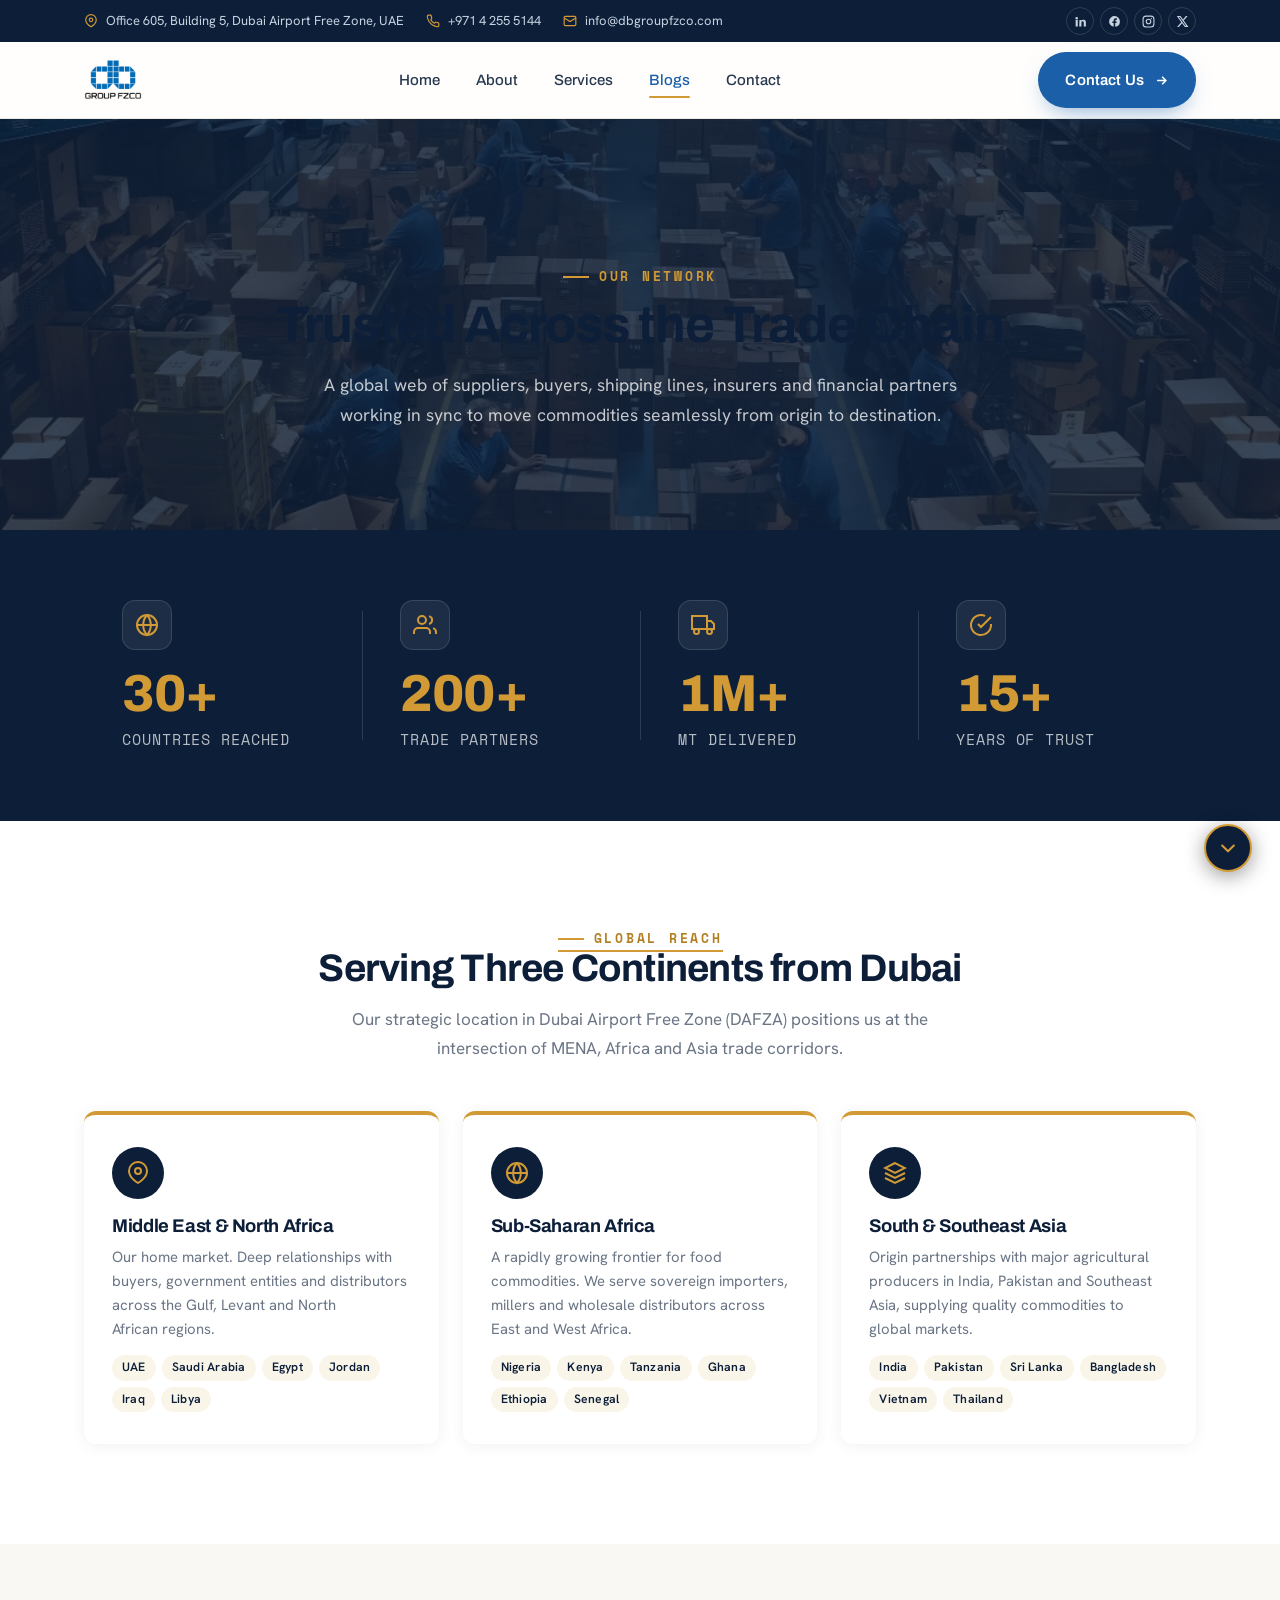
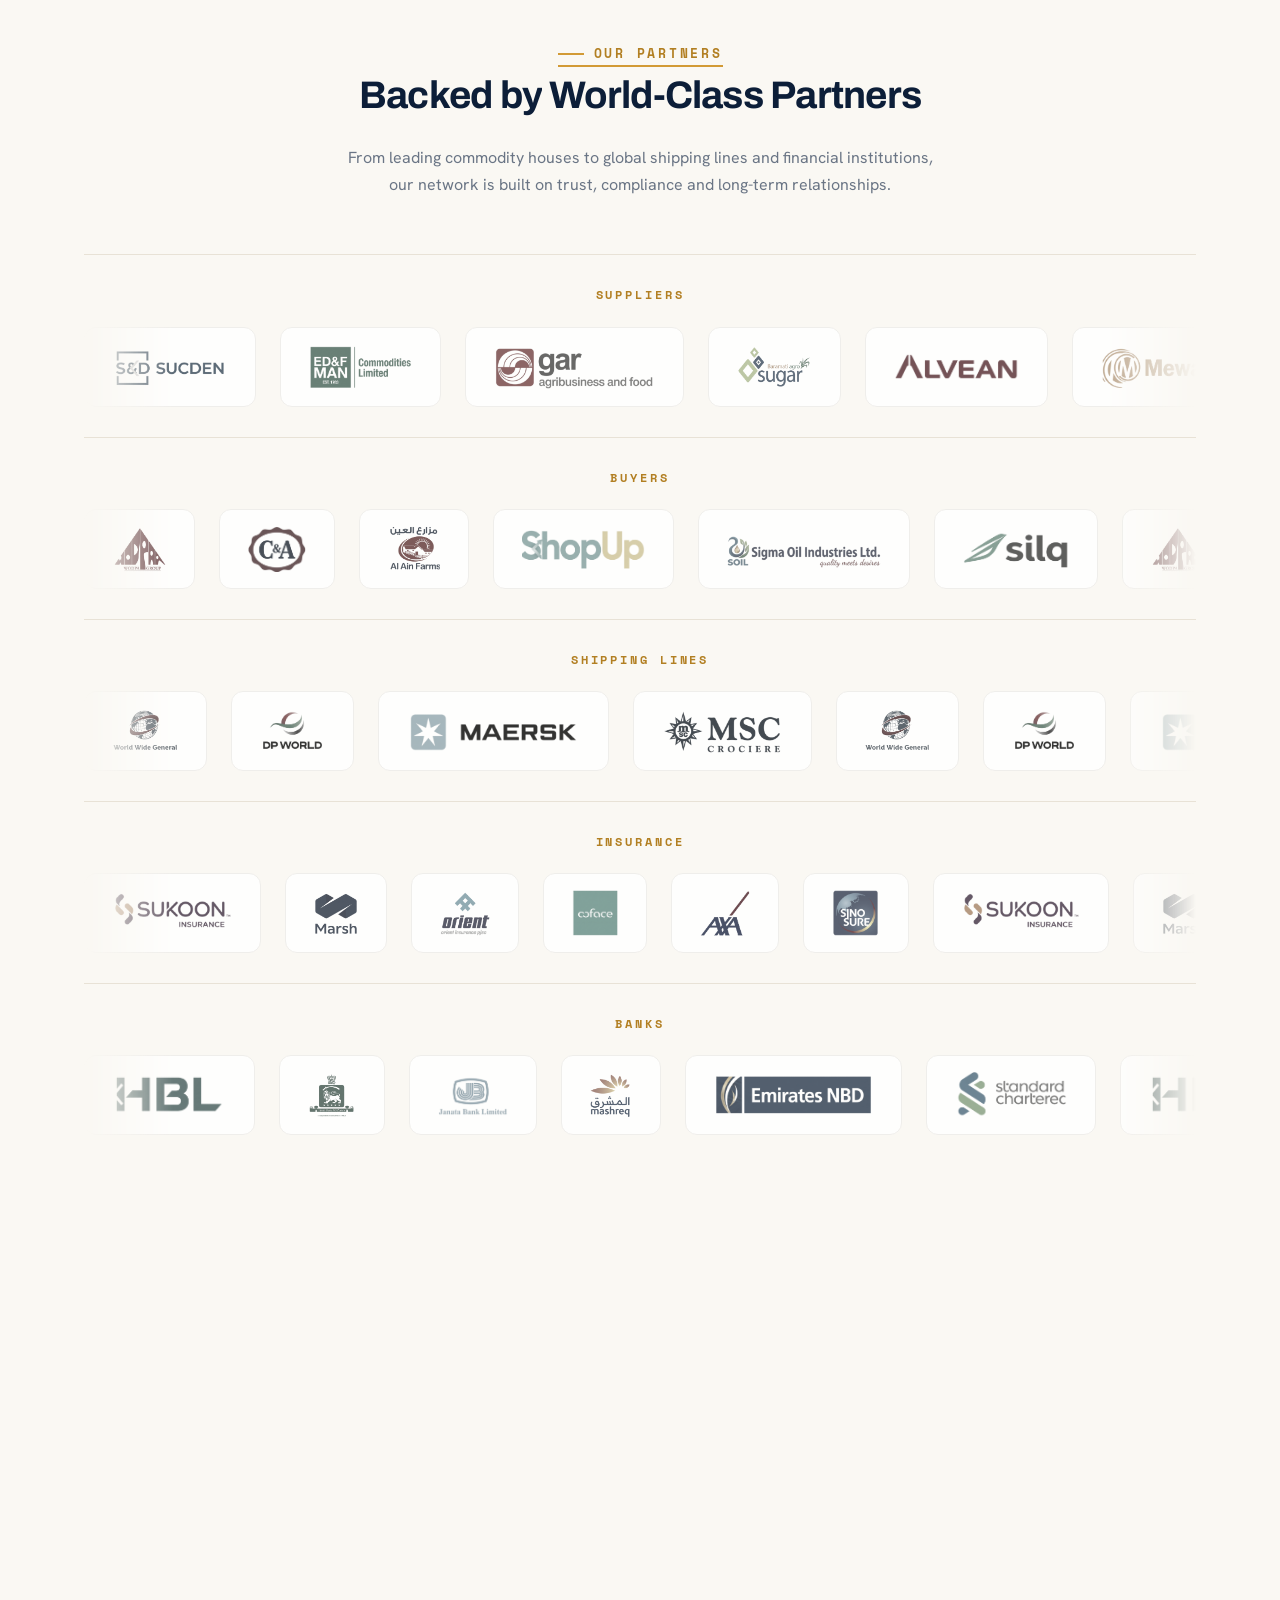
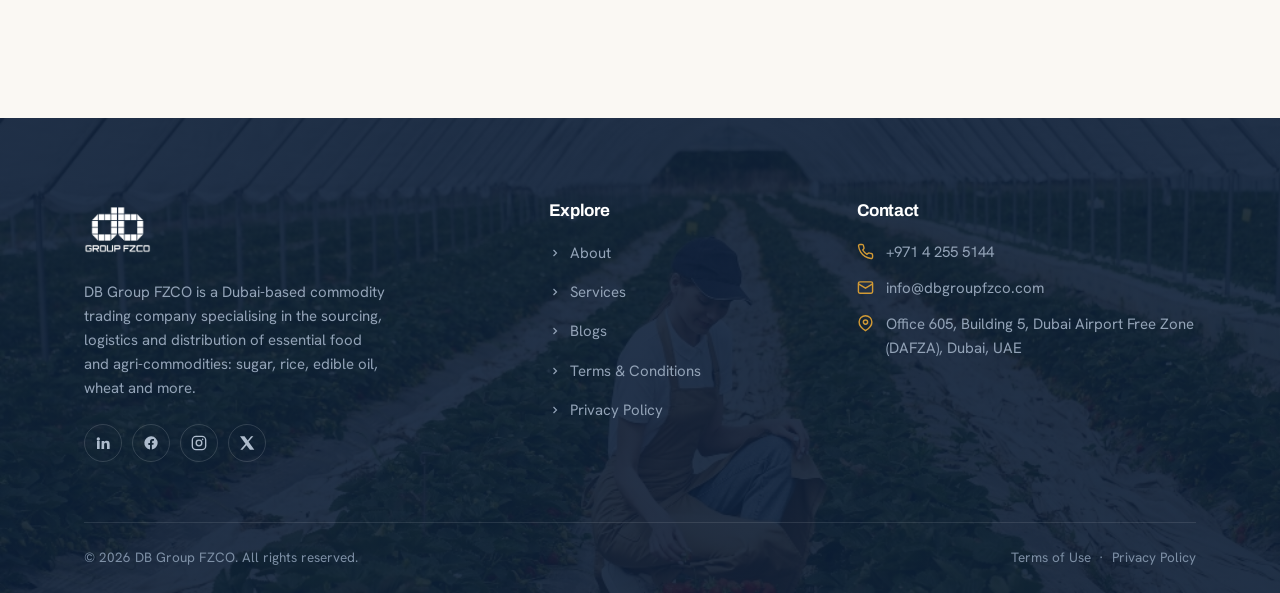
<file: network.html>
﻿<!DOCTYPE html>
<html lang="en">
<head>
<meta charset="UTF-8" />
<meta name="viewport" content="width=device-width, initial-scale=1.0" />
<link rel="icon" type="image/x-icon" href="assets/images/favicon.ico" />
<link rel="apple-touch-icon" href="assets/images/favicon.ico" />
<title>Network | DB Group FZCO</title>
<link rel="preconnect" href="https://fonts.googleapis.com" />
<link rel="preconnect" href="https://fonts.gstatic.com" crossorigin />
<link href="https://fonts.googleapis.com/css2?family=Archivo:wght@400;500;600;700;800;900&family=Hanken+Grotesk:wght@400;500;600;700&family=Space+Mono:wght@400;700&family=Space+Grotesk:wght@500;600;700&family=Libre+Franklin:wght@500;600;700;800&display=swap" rel="stylesheet" />
<link rel="stylesheet" href="assets/css/styles.css" />
<style>
  .page-hero {
    background: linear-gradient(rgba(12,30,56,0.82), rgba(12,30,56,0.82)), url('assets/images/3933011.webp') center/cover no-repeat;
    padding: clamp(80px,12vw,140px) 0 clamp(60px,8vw,100px);
    text-align: center;
    color: #fff;
  }
  .page-hero .eyebrow { color: var(--gold); }
  .page-hero h1 { font-size: clamp(2rem,5vw,3.2rem); margin: 12px 0 0; }
  .page-hero p { max-width: 640px; margin: 18px auto 0; color: rgba(255,255,255,.75); font-size: 1.1rem; line-height: 1.7; }

  /* Regions section */
  .regions { padding: clamp(60px,8vw,100px) 0; background: var(--surface,#f7f8fa); }
  .regions-head { text-align: center; margin-bottom: 48px; }
  .regions-head h2 { font-size: clamp(1.6rem,3vw,2.4rem); }
  .regions-grid { display: grid; grid-template-columns: repeat(auto-fit, minmax(240px,1fr)); gap: 24px; }
  .region-card {
    background: #fff;
    border-radius: 12px;
    padding: 32px 28px;
    box-shadow: 0 2px 16px rgba(0,0,0,.06);
    border-top: 4px solid var(--gold,#c9a84c);
    transition: transform .25s, box-shadow .25s;
  }
  .region-card:hover { transform: translateY(-4px); box-shadow: 0 8px 32px rgba(0,0,0,.1); }
  .region-card .rc-ico {
    width: 52px; height: 52px;
    background: var(--navy,#0c1e38);
    border-radius: 50%;
    display: flex; align-items: center; justify-content: center;
    margin-bottom: 18px;
    color: var(--gold,#c9a84c);
  }
  .region-card .rc-ico svg { width: 24px; height: 24px; }
  .region-card h3 { font-size: 1.15rem; margin: 0 0 10px; color: var(--navy,#0c1e38); }
  .region-card p { font-size: .93rem; color: var(--muted,#6b7280); line-height: 1.6; margin: 0; }
  .region-card .rc-countries { display: flex; flex-wrap: wrap; gap: 6px; margin-top: 14px; }
  .region-card .rc-tag {
    font-size: .76rem; font-weight: 600;
    background: rgba(201,168,76,.12);
    color: var(--navy,#0c1e38);
    padding: 3px 10px;
    border-radius: 20px;
    letter-spacing: .02em;
  }

  /* Partners section styling (standalone) */
  .partners-page { padding: clamp(60px,8vw,100px) 0; }
  .partners-head { text-align: center; margin-bottom: 56px; }
  .partners-head h2 { font-size: clamp(1.6rem,3vw,2.4rem); }
  .partners-head p { max-width: 600px; margin: 16px auto 0; color: var(--muted,#6b7280); font-size: 1rem; line-height: 1.7; }

  /* Stats band */
  .net-stats { background: var(--navy,#0c1e38); padding: 56px 0; }
  .net-stats .stats-grid { grid-template-columns: repeat(auto-fit, minmax(180px,1fr)); }
  .net-stats .stat { color: #fff; }
  .net-stats .stat .num { color: var(--gold,#c9a84c); }
  .net-stats .stat .lab { color: rgba(255,255,255,.7); }
  .net-stats .stat .ico { color: var(--gold,#c9a84c); }
</style>
</head>
<body>

<!-- ============ TOP BAR ============ -->
<div class="topbar">
  <div class="wrap">
    <div class="tb-left">
      <span class="tb-item tb-hide">
        <svg viewBox="0 0 24 24" fill="none" stroke="currentColor" stroke-width="2"><path d="M21 10c0 7-9 12-9 12s-9-5-9-12a9 9 0 0 1 18 0Z"/><circle cx="12" cy="10" r="3"/></svg>
        Office 605, Building 5, Dubai Airport Free Zone, UAE
      </span>
      <a class="tb-item" href="tel:+97142555144">
        <svg viewBox="0 0 24 24" fill="none" stroke="currentColor" stroke-width="2"><path d="M22 16.9v3a2 2 0 0 1-2.2 2 19.8 19.8 0 0 1-8.6-3 19.5 19.5 0 0 1-6-6 19.8 19.8 0 0 1-3-8.6A2 2 0 0 1 4.1 2h3a2 2 0 0 1 2 1.7c.1.9.4 1.8.7 2.7a2 2 0 0 1-.5 2.1L8.1 9.9a16 16 0 0 0 6 6l1.4-1.2a2 2 0 0 1 2.1-.5c.9.3 1.8.6 2.7.7a2 2 0 0 1 1.7 2Z"/></svg>
        +971 4 255 5144
      </a>
      <a class="tb-item tb-hide" href="mailto:info@dbgroupfzco.com">
        <svg viewBox="0 0 24 24" fill="none" stroke="currentColor" stroke-width="2"><rect x="2" y="4" width="20" height="16" rx="2"/><path d="m2 7 10 6 10-6"/></svg>
        info@dbgroupfzco.com
      </a>
    </div>
    <div class="tb-soc">
      <a href="#" aria-label="LinkedIn"><svg viewBox="0 0 24 24" fill="currentColor"><path d="M4.98 3.5a2.5 2.5 0 1 1 0 5 2.5 2.5 0 0 1 0-5zM3 9h4v12H3zM10 9h3.8v1.7h.05c.53-1 1.83-2.05 3.77-2.05C21.4 8.65 22 11 22 14.1V21h-4v-6.1c0-1.45-.03-3.3-2-3.3-2 0-2.3 1.57-2.3 3.2V21h-4z"/></svg></a>
      <a href="#" aria-label="Facebook"><svg viewBox="0 0 24 24" fill="currentColor"><path d="M22 12a10 10 0 1 0-11.5 9.9v-7H8v-2.9h2.5V9.8c0-2.5 1.5-3.9 3.8-3.9 1.1 0 2.2.2 2.2.2v2.5h-1.2c-1.2 0-1.6.75-1.6 1.5v1.8H16l-.4 2.9h-2.3v7A10 10 0 0 0 22 12z"/></svg></a>
      <a href="#" aria-label="Instagram"><svg viewBox="0 0 24 24" fill="none" stroke="currentColor" stroke-width="2"><rect x="2" y="2" width="20" height="20" rx="5.5"/><circle cx="12" cy="12" r="4.2"/><circle cx="17.4" cy="6.6" r="1.2" fill="currentColor" stroke="none"/></svg></a>
      <a href="#" aria-label="X"><svg viewBox="0 0 24 24" fill="currentColor"><path d="M18.2 2h3.3l-7.2 8.2L23 22h-6.6l-5.2-6.8L5.3 22H2l7.7-8.8L1.5 2h6.8l4.7 6.2L18.2 2zm-1.2 18h1.8L7.1 3.9H5.2L17 20z"/></svg></a>
    </div>
  </div>
</div>

<!-- ============ HEADER / NAV ============ -->
<header class="header" id="header">
  <div class="wrap nav">
    <a class="brand" href="index.html">
      <img src="assets/images/logo.webp" alt="DB Group FZCO" class="brand-logo" />
    </a>
    <nav class="menu">
      <a href="index.html">Home</a>
      <a href="about.html">About</a>
      <a href="services.html">Services</a>
      <a href="blogs.html" class="active">Blogs</a>
      <a href="contact.html">Contact</a>
    </nav>
    <div class="nav-right">
      <a href="contact.html" class="btn btn-primary">Contact Us <svg class="arw" width="15" height="15" viewBox="0 0 24 24" fill="none" stroke="currentColor" stroke-width="2.4"><path d="M5 12h14M13 6l6 6-6 6"/></svg></a>
      <button class="icon-btn burger" aria-label="Menu">
        <svg viewBox="0 0 24 24" fill="none" stroke="currentColor" stroke-width="2"><path d="M3 6h18M3 12h18M3 18h18"/></svg>
      </button>
    </div>
  </div>
</header>

<main>

<!-- ============ PAGE HERO ============ -->
<section class="page-hero">
  <div class="wrap">
    <span class="eyebrow">Our Network</span>
    <h1>Trusted Across the Trade Chain</h1>
    <p>A global web of suppliers, buyers, shipping lines, insurers and financial partners working in sync to move commodities seamlessly from origin to destination.</p>
  </div>
</section>

<!-- ============ NETWORK STATS ============ -->
<section class="net-stats">
  <div class="wrap">
    <div class="stats-grid">
      <div class="stat reveal">
        <span class="ico"><svg viewBox="0 0 24 24" fill="none" stroke="currentColor" stroke-width="2"><circle cx="12" cy="12" r="10"/><path d="M2 12h20M12 2a15 15 0 0 1 0 20 15 15 0 0 1 0-20"/></svg></span>
        <div class="num" data-count="30" data-suffix="+">0</div>
        <div class="lab">Countries Reached</div>
      </div>
      <div class="stat reveal d1">
        <span class="ico"><svg viewBox="0 0 24 24" fill="none" stroke="currentColor" stroke-width="2"><path d="M17 21v-2a4 4 0 0 0-4-4H5a4 4 0 0 0-4 4v2"/><circle cx="9" cy="7" r="4"/><path d="M23 21v-2a4 4 0 0 0-3-3.9M16 3.1a4 4 0 0 1 0 7.8"/></svg></span>
        <div class="num" data-count="200" data-suffix="+">0</div>
        <div class="lab">Trade Partners</div>
      </div>
      <div class="stat reveal d2">
        <span class="ico"><svg viewBox="0 0 24 24" fill="none" stroke="currentColor" stroke-width="2"><path d="M1 3h15v13H1z"/><path d="M16 8h4l3 3v5h-7z"/><circle cx="5.5" cy="18.5" r="2.5"/><circle cx="18.5" cy="18.5" r="2.5"/></svg></span>
        <div class="num" data-count="1" data-suffix="M+">0</div>
        <div class="lab">MT Delivered</div>
      </div>
      <div class="stat reveal d3">
        <span class="ico"><svg viewBox="0 0 24 24" fill="none" stroke="currentColor" stroke-width="2"><path d="M22 11.1V12a10 10 0 1 1-5.9-9.1"/><path d="M22 4 12 14.01l-3-3"/></svg></span>
        <div class="num" data-count="15" data-suffix="+">0</div>
        <div class="lab">Years of Trust</div>
      </div>
    </div>
  </div>
</section>

<!-- ============ REGIONAL PRESENCE ============ -->
<section class="regions">
  <div class="wrap">
    <div class="regions-head reveal">
      <span class="eyebrow">Global Reach</span>
      <h2>Serving Three Continents from Dubai</h2>
      <p style="color:var(--muted,#6b7280);max-width:580px;margin:16px auto 0;line-height:1.7;">Our strategic location in Dubai Airport Free Zone (DAFZA) positions us at the intersection of MENA, Africa and Asia trade corridors.</p>
    </div>
    <div class="regions-grid">
      <div class="region-card reveal">
        <div class="rc-ico">
          <svg viewBox="0 0 24 24" fill="none" stroke="currentColor" stroke-width="2"><path d="M21 10c0 7-9 12-9 12s-9-5-9-12a9 9 0 0 1 18 0Z"/><circle cx="12" cy="10" r="3"/></svg>
        </div>
        <h3>Middle East &amp; North Africa</h3>
        <p>Our home market. Deep relationships with buyers, government entities and distributors across the Gulf, Levant and North African regions.</p>
        <div class="rc-countries">
          <span class="rc-tag">UAE</span><span class="rc-tag">Saudi Arabia</span><span class="rc-tag">Egypt</span><span class="rc-tag">Jordan</span><span class="rc-tag">Iraq</span><span class="rc-tag">Libya</span>
        </div>
      </div>
      <div class="region-card reveal d1">
        <div class="rc-ico">
          <svg viewBox="0 0 24 24" fill="none" stroke="currentColor" stroke-width="2"><circle cx="12" cy="12" r="10"/><path d="M2 12h20M12 2a15 15 0 0 1 0 20 15 15 0 0 1 0-20"/></svg>
        </div>
        <h3>Sub-Saharan Africa</h3>
        <p>A rapidly growing frontier for food commodities. We serve sovereign importers, millers and wholesale distributors across East and West Africa.</p>
        <div class="rc-countries">
          <span class="rc-tag">Nigeria</span><span class="rc-tag">Kenya</span><span class="rc-tag">Tanzania</span><span class="rc-tag">Ghana</span><span class="rc-tag">Ethiopia</span><span class="rc-tag">Senegal</span>
        </div>
      </div>
      <div class="region-card reveal d2">
        <div class="rc-ico">
          <svg viewBox="0 0 24 24" fill="none" stroke="currentColor" stroke-width="2"><path d="M12 2L2 7l10 5 10-5-10-5zM2 17l10 5 10-5M2 12l10 5 10-5"/></svg>
        </div>
        <h3>South &amp; Southeast Asia</h3>
        <p>Origin partnerships with major agricultural producers in India, Pakistan and Southeast Asia, supplying quality commodities to global markets.</p>
        <div class="rc-countries">
          <span class="rc-tag">India</span><span class="rc-tag">Pakistan</span><span class="rc-tag">Sri Lanka</span><span class="rc-tag">Bangladesh</span><span class="rc-tag">Vietnam</span><span class="rc-tag">Thailand</span>
        </div>
      </div>
    </div>
  </div>
</section>

<!-- ============ PARTNER LOGOS ============ -->
<section class="section partners-page" id="partners">
  <div class="wrap">
    <div class="partners-head reveal">
      <span class="eyebrow">Our Partners</span>
      <h2>Backed by World-Class Partners</h2>
      <p>From leading commodity houses to global shipping lines and financial institutions, our network is built on trust, compliance and long-term relationships.</p>
    </div>

    <div class="logo-group reveal">
      <div class="lg-label"><b>Suppliers</b></div>
      <div class="logo-marquee">
        <div class="logo-track">
          <div class="logo-img"><img src="assets/images/partners/suppliers/logo1.png" alt="S&amp;D Sucden" /></div>
          <div class="logo-img"><img src="assets/images/partners/suppliers/logo2.png" alt="ED&amp;F Man Commodities" /></div>
          <div class="logo-img"><img src="assets/images/partners/suppliers/logo3.png" alt="GAR Agribusiness" /></div>
          <div class="logo-img"><img src="assets/images/partners/suppliers/logo4.png" alt="Baramati Agro Sugar" /></div>
          <div class="logo-img"><img src="assets/images/partners/suppliers/logo5.png" alt="Alvean" /></div>
          <div class="logo-img"><img src="assets/images/partners/suppliers/logo6.png" alt="Mewah" /></div>
        </div>
      </div>
    </div>

    <div class="logo-group reveal">
      <div class="lg-label"><b>Buyers</b></div>
      <div class="logo-marquee">
        <div class="logo-track logo-track--buyers">
          <div class="logo-img"><img src="assets/images/partners/buyers/logo1.png" alt="Buyer 1" /></div>
          <div class="logo-img"><img src="assets/images/partners/buyers/logo2.png" alt="Buyer 2" /></div>
          <div class="logo-img"><img src="assets/images/partners/buyers/logo3.png" alt="Buyer 3" /></div>
          <div class="logo-img"><img src="assets/images/partners/buyers/logo4.png" alt="Buyer 4" /></div>
          <div class="logo-img"><img src="assets/images/partners/buyers/logo5.png" alt="Buyer 5" /></div>
          <div class="logo-img"><img src="assets/images/partners/buyers/logo6.png" alt="Buyer 6" /></div>
        </div>
      </div>
    </div>

    <div class="logo-group reveal">
      <div class="lg-label"><b>Shipping Lines</b></div>
      <div class="logo-marquee">
        <div class="logo-track logo-track--shipping">
          <div class="logo-img"><img src="assets/images/partners/shipping-lines/logo1.png" alt="Shipping Line 1" /></div>
          <div class="logo-img"><img src="assets/images/partners/shipping-lines/logo2.png" alt="Shipping Line 2" /></div>
          <div class="logo-img"><img src="assets/images/partners/shipping-lines/logo3.png" alt="Shipping Line 3" /></div>
          <div class="logo-img"><img src="assets/images/partners/shipping-lines/logo4.png" alt="Shipping Line 4" /></div>
        </div>
      </div>
    </div>

    <div class="logo-group reveal">
      <div class="lg-label"><b>Insurance</b></div>
      <div class="logo-marquee">
        <div class="logo-track logo-track--insurance">
          <div class="logo-img"><img src="assets/images/partners/insurance/logo1.png" alt="Insurance 1" /></div>
          <div class="logo-img"><img src="assets/images/partners/insurance/logo2.png" alt="Insurance 2" /></div>
          <div class="logo-img"><img src="assets/images/partners/insurance/logo3.png" alt="Insurance 3" /></div>
          <div class="logo-img"><img src="assets/images/partners/insurance/logo4.png" alt="Insurance 4" /></div>
          <div class="logo-img"><img src="assets/images/partners/insurance/logo5.png" alt="Insurance 5" /></div>
          <div class="logo-img"><img src="assets/images/partners/insurance/logo6.png" alt="Insurance 6" /></div>
        </div>
      </div>
    </div>

    <div class="logo-group reveal">
      <div class="lg-label"><b>Banks</b></div>
      <div class="logo-marquee">
        <div class="logo-track logo-track--banks">
          <div class="logo-img"><img src="assets/images/partners/banks/logo1.png" alt="Bank 1" /></div>
          <div class="logo-img"><img src="assets/images/partners/banks/logo2.png" alt="Bank 2" /></div>
          <div class="logo-img"><img src="assets/images/partners/banks/logo3.png" alt="Bank 3" /></div>
          <div class="logo-img"><img src="assets/images/partners/banks/logo4.png" alt="Bank 4" /></div>
          <div class="logo-img"><img src="assets/images/partners/banks/logo5.png" alt="Bank 5" /></div>
          <div class="logo-img"><img src="assets/images/partners/banks/logo6.png" alt="Bank 6" /></div>
        </div>
      </div>
    </div>
  </div>
</section>

<!-- ============ CTA BAND ============ -->
<section class="cta-band">
  <div class="wrap">
    <div class="cta-inner reveal">
      <div>
        <span class="eyebrow">Join Our Network</span>
        <h2>Become a Part of a Global Commodity Trade Network</h2>
      </div>
      <a href="contact.html" class="btn btn-gold">Get In Touch <svg class="arw" width="15" height="15" viewBox="0 0 24 24" fill="none" stroke="currentColor" stroke-width="2.4"><path d="M5 12h14M13 6l6 6-6 6"/></svg></a>
    </div>
  </div>
</section>

</main>

<!-- ============ FOOTER ============ -->
<footer class="footer" id="contact">
  <div class="wrap">
    <div class="foot-grid">
      <div>
        <a class="brand" href="index.html">
          <img src="assets/images/logo.webp" alt="DB Group FZCO" class="brand-logo brand-logo--footer" />
        </a>
        <p class="foot-about">DB Group FZCO is a Dubai-based commodity trading company specialising in the sourcing, logistics and distribution of essential food and agri-commodities: sugar, rice, edible oil, wheat and more.</p>
        <div class="foot-soc">
          <a href="#" aria-label="LinkedIn"><svg viewBox="0 0 24 24" fill="currentColor"><path d="M4.98 3.5a2.5 2.5 0 1 1 0 5 2.5 2.5 0 0 1 0-5zM3 9h4v12H3zM10 9h3.8v1.7h.05c.53-1 1.83-2.05 3.77-2.05C21.4 8.65 22 11 22 14.1V21h-4v-6.1c0-1.45-.03-3.3-2-3.3-2 0-2.3 1.57-2.3 3.2V21h-4z"/></svg></a>
          <a href="#" aria-label="Facebook"><svg viewBox="0 0 24 24" fill="currentColor"><path d="M22 12a10 10 0 1 0-11.5 9.9v-7H8v-2.9h2.5V9.8c0-2.5 1.5-3.9 3.8-3.9 1.1 0 2.2.2 2.2.2v2.5h-1.2c-1.2 0-1.6.75-1.6 1.5v1.8H16l-.4 2.9h-2.3v7A10 10 0 0 0 22 12z"/></svg></a>
          <a href="#" aria-label="Instagram"><svg viewBox="0 0 24 24" fill="none" stroke="currentColor" stroke-width="2"><rect x="2" y="2" width="20" height="20" rx="5.5"/><circle cx="12" cy="12" r="4.2"/><circle cx="17.4" cy="6.6" r="1.2" fill="currentColor" stroke="none"/></svg></a>
          <a href="#" aria-label="X"><svg viewBox="0 0 24 24" fill="currentColor"><path d="M18.2 2h3.3l-7.2 8.2L23 22h-6.6l-5.2-6.8L5.3 22H2l7.7-8.8L1.5 2h6.8l4.7 6.2L18.2 2z"/></svg></a>
        </div>
      </div>
      <div class="foot-col">
        <h4>Explore</h4>
        <ul>
          <li><a href="about.html"><svg width="12" height="12" viewBox="0 0 24 24" fill="none" stroke="currentColor" stroke-width="2.4"><path d="M9 6l6 6-6 6"/></svg> About</a></li>
          <li><a href="services.html"><svg width="12" height="12" viewBox="0 0 24 24" fill="none" stroke="currentColor" stroke-width="2.4"><path d="M9 6l6 6-6 6"/></svg> Services</a></li>
          <li><a href="blogs.html"><svg width="12" height="12" viewBox="0 0 24 24" fill="none" stroke="currentColor" stroke-width="2.4"><path d="M9 6l6 6-6 6"/></svg> Blogs</a></li>
          <li><a href="terms.html"><svg width="12" height="12" viewBox="0 0 24 24" fill="none" stroke="currentColor" stroke-width="2.4"><path d="M9 6l6 6-6 6"/></svg> Terms &amp; Conditions</a></li>
          <li><a href="privacy.html"><svg width="12" height="12" viewBox="0 0 24 24" fill="none" stroke="currentColor" stroke-width="2.4"><path d="M9 6l6 6-6 6"/></svg> Privacy Policy</a></li>
        </ul>
      </div>
      <div class="foot-col">
        <h4>Contact</h4>
        <ul class="foot-contact">
          <li><svg viewBox="0 0 24 24" fill="none" stroke="currentColor" stroke-width="2"><path d="M22 16.9v3a2 2 0 0 1-2.2 2 19.8 19.8 0 0 1-8.6-3 19.5 19.5 0 0 1-6-6 19.8 19.8 0 0 1-3-8.6A2 2 0 0 1 4.1 2h3a2 2 0 0 1 2 1.7c.1.9.4 1.8.7 2.7a2 2 0 0 1-.5 2.1L8.1 9.9a16 16 0 0 0 6 6l1.4-1.2a2 2 0 0 1 2.1-.5c.9.3 1.8.6 2.7.7a2 2 0 0 1 1.7 2Z"/></svg> +971 4 255 5144</li>
          <li><svg viewBox="0 0 24 24" fill="none" stroke="currentColor" stroke-width="2"><rect x="2" y="4" width="20" height="16" rx="2"/><path d="m2 7 10 6 10-6"/></svg> info@dbgroupfzco.com</li>
          <li><svg viewBox="0 0 24 24" fill="none" stroke="currentColor" stroke-width="2"><path d="M21 10c0 7-9 12-9 12s-9-5-9-12a9 9 0 0 1 18 0Z"/><circle cx="12" cy="10" r="3"/></svg> Office 605, Building 5, Dubai Airport Free Zone (DAFZA), Dubai, UAE</li>
        </ul>
      </div>
    </div>
    <div class="foot-bot">
      <span>&copy; 2026 DB Group FZCO. All rights reserved.</span>
      <span><a href="terms.html">Terms of Use</a> &nbsp;&middot;&nbsp; <a href="privacy.html">Privacy Policy</a></span>
    </div>
  </div>
</footer>

<script src="assets/js/app.js"></script>

<button id="scroll-fab" aria-label="Scroll">
  <svg viewBox="0 0 24 24" fill="none" stroke="currentColor" stroke-width="2.5" stroke-linecap="round" stroke-linejoin="round" width="20" height="20">
    <path id="scroll-fab-path" d="M5 15l7-7 7 7"/>
  </svg>
</button>
<style>
#scroll-fab{position:fixed;bottom:28px;right:28px;width:48px;height:48px;border-radius:50%;background:#0C1E38;border:2px solid #D29A35;color:#D29A35;cursor:pointer;display:flex;align-items:center;justify-content:center;box-shadow:0 4px 20px rgba(0,0,0,.4);z-index:9999;transition:background .2s,color .2s;}
#scroll-fab:hover{background:#D29A35;color:#0C1E38;}
</style>
<script>
(function(){
  var btn=document.getElementById('scroll-fab');
  var path=document.getElementById('scroll-fab-path');
  var UP='M5 15l7-7 7 7', DOWN='M19 9l-7 7-7-7';
  function pct(){var t=document.documentElement.scrollHeight-window.innerHeight;return t>0?window.scrollY/t*100:0;}
  function update(){path.setAttribute('d',pct()<50?DOWN:UP);}
  btn.addEventListener('click',function(){window.scrollTo({top:pct()<50?document.documentElement.scrollHeight:0,behavior:'smooth'});});
  window.addEventListener('scroll',update,{passive:true});
  update();
})();
</script>
</body>
</html>
</file>
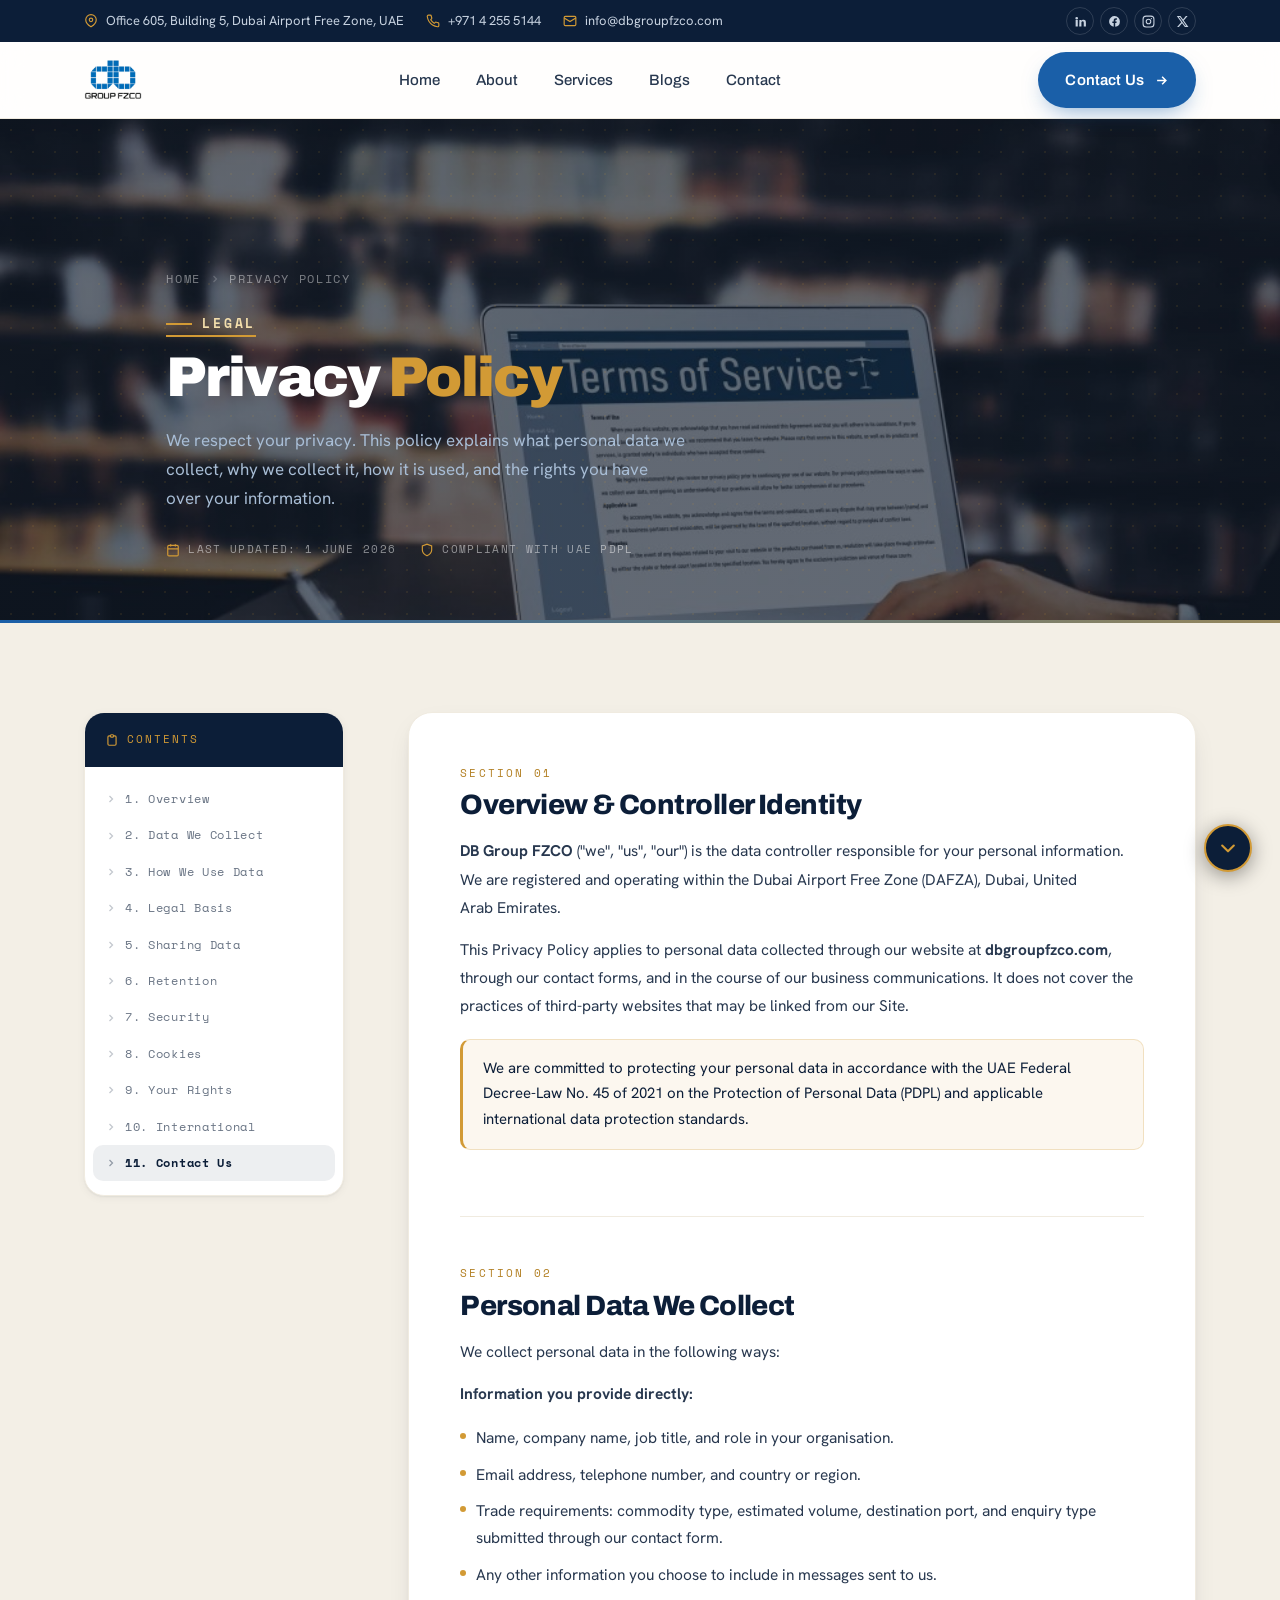
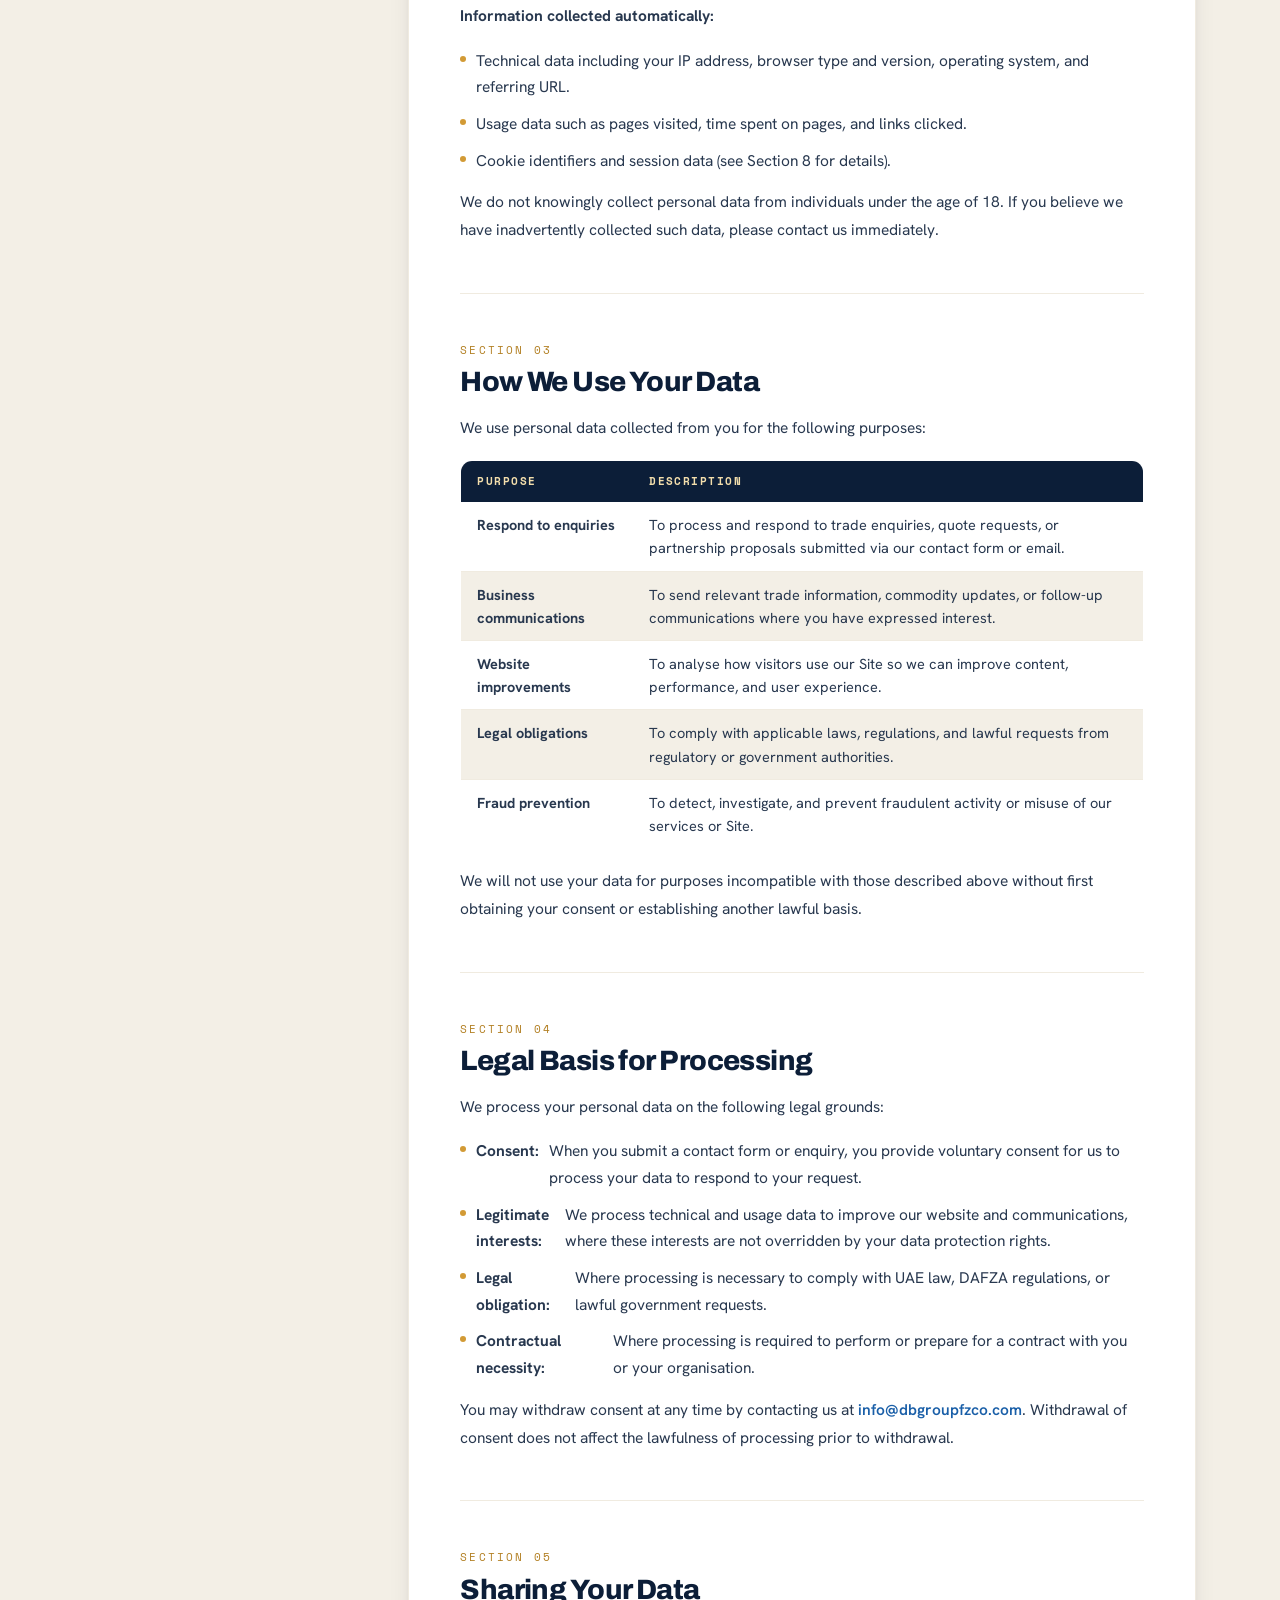
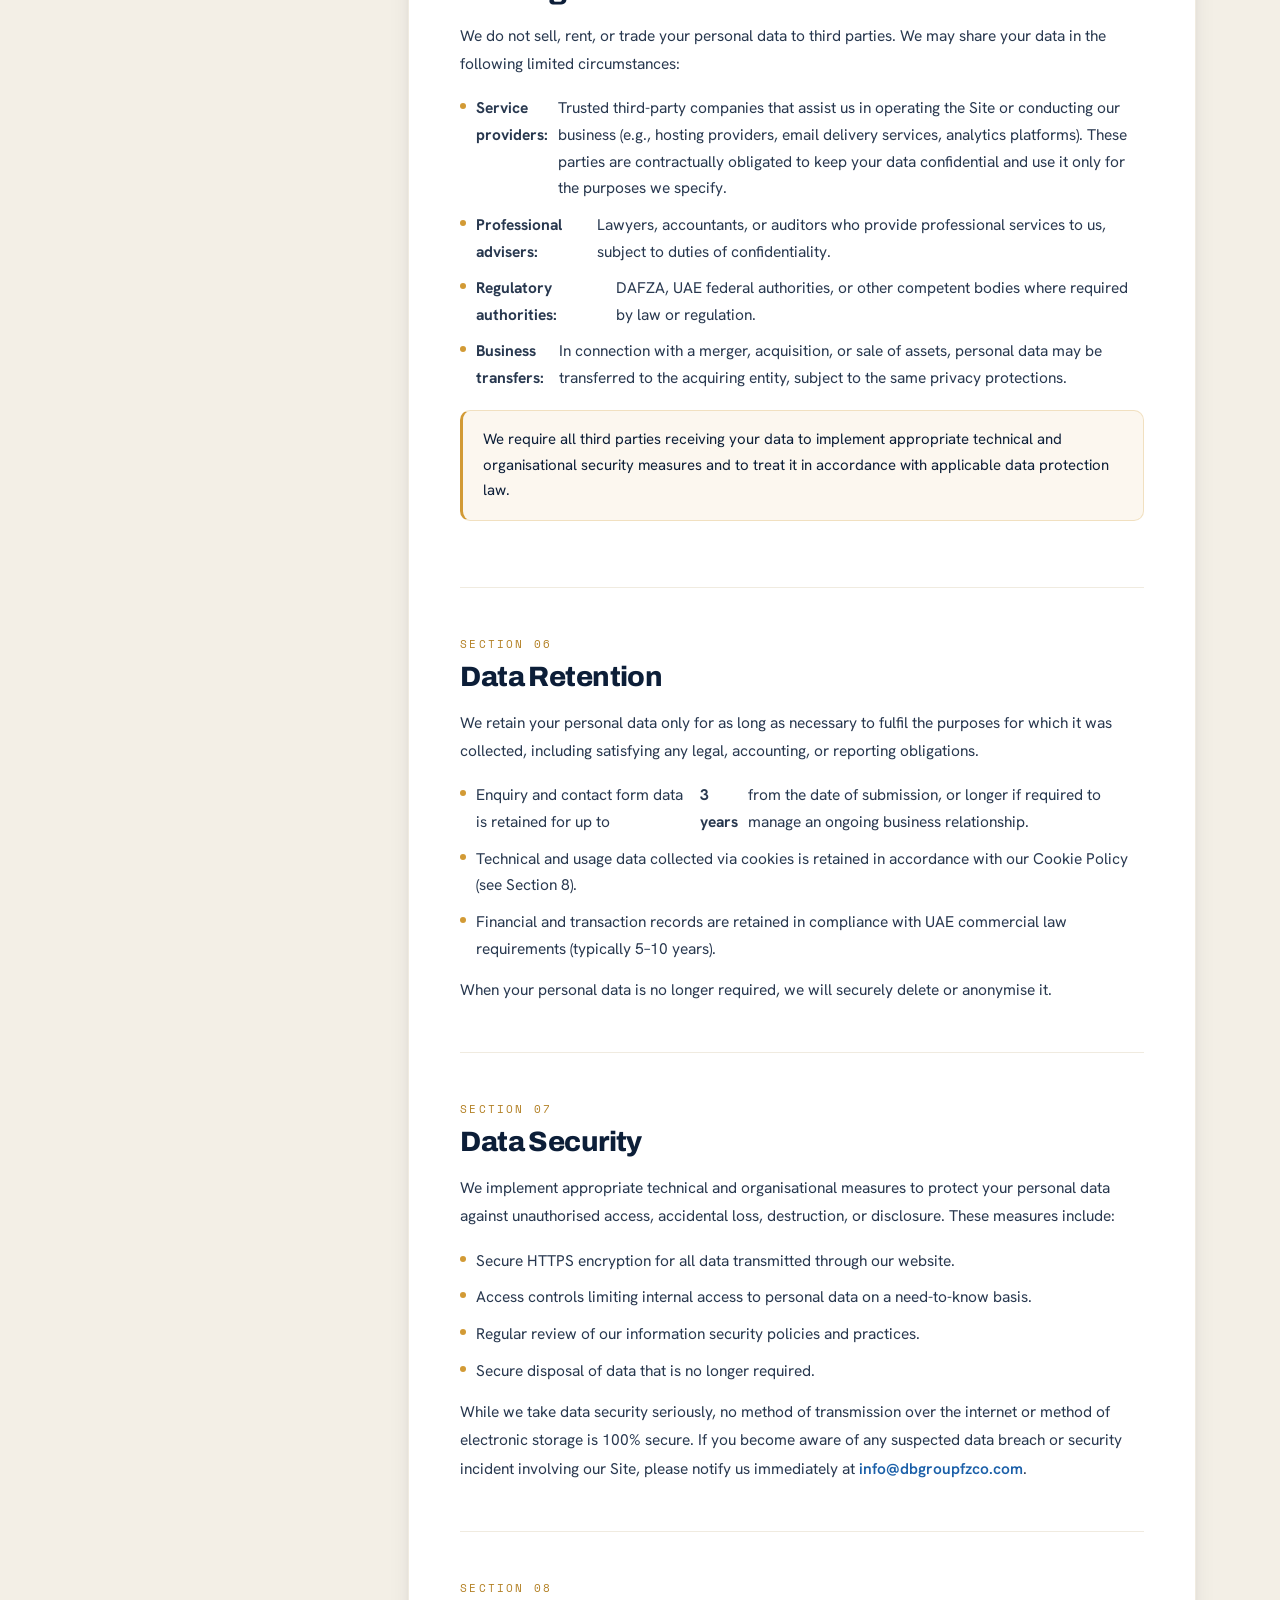
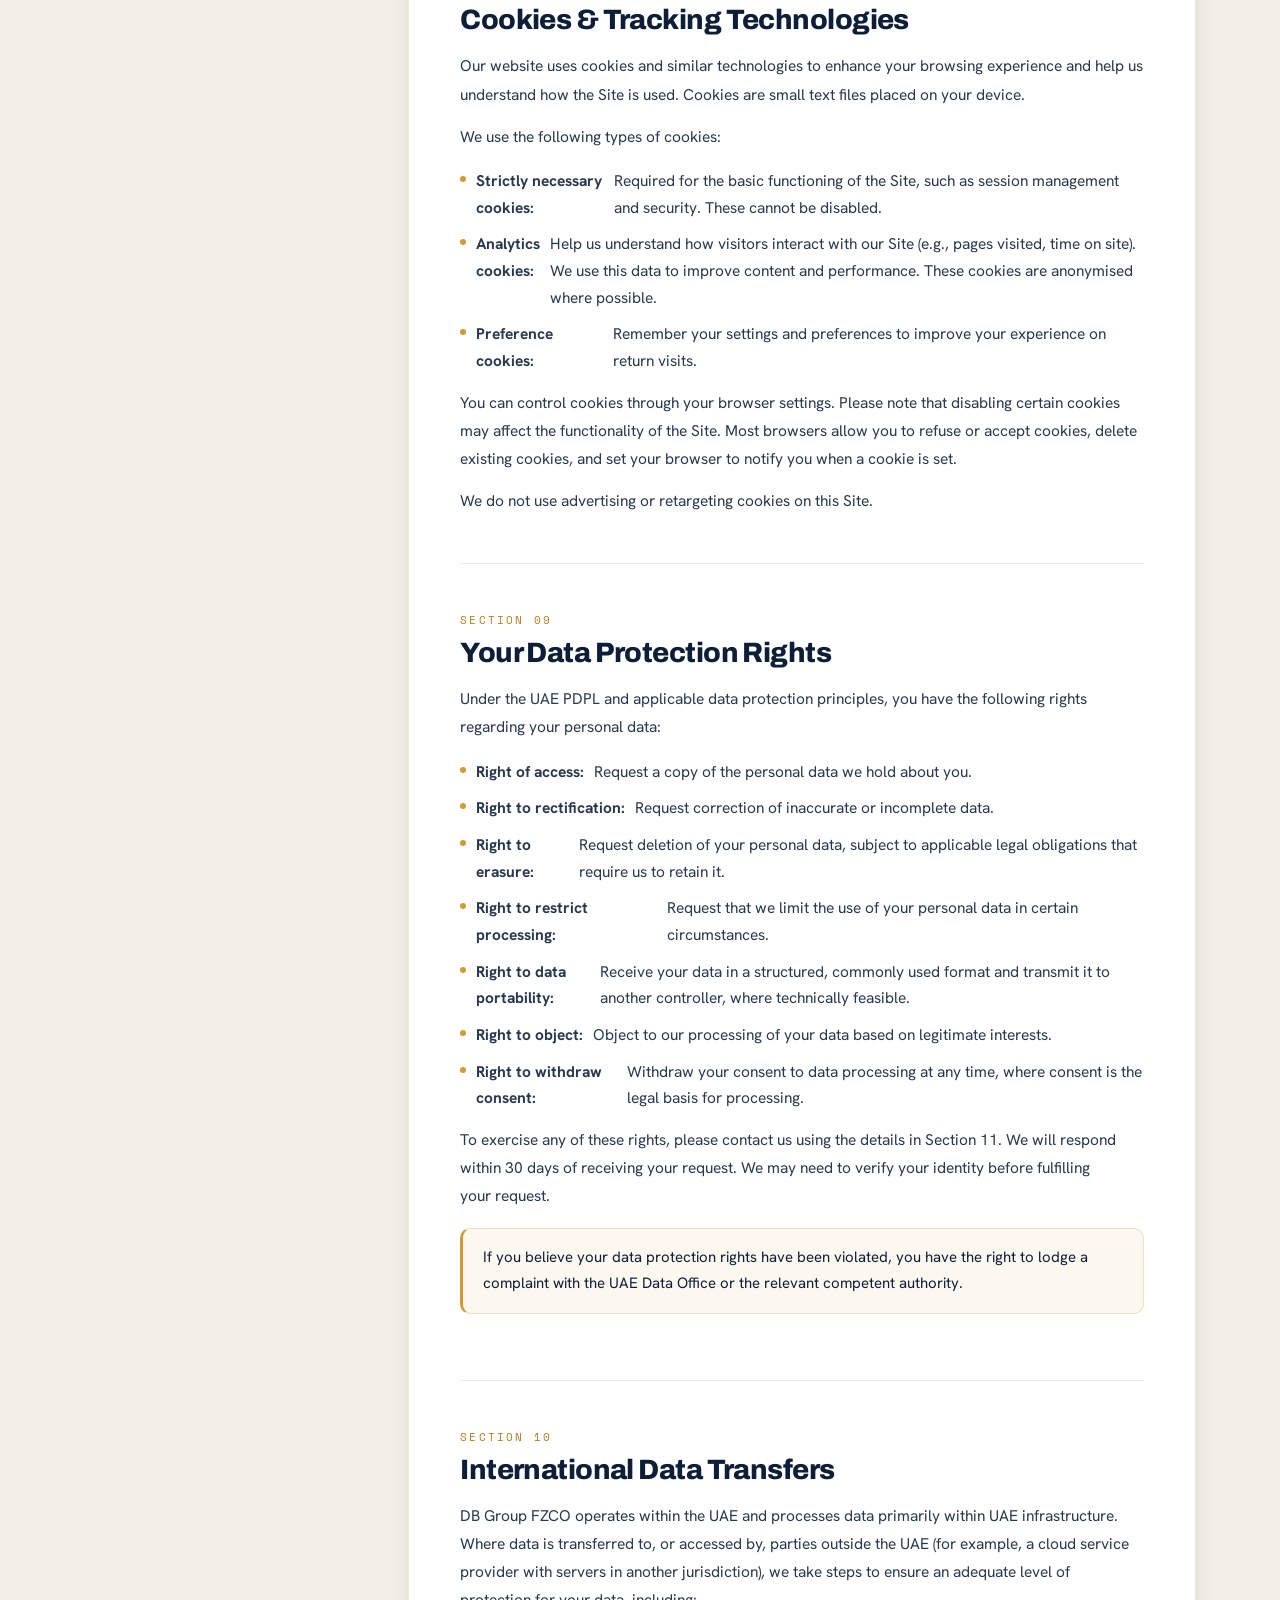
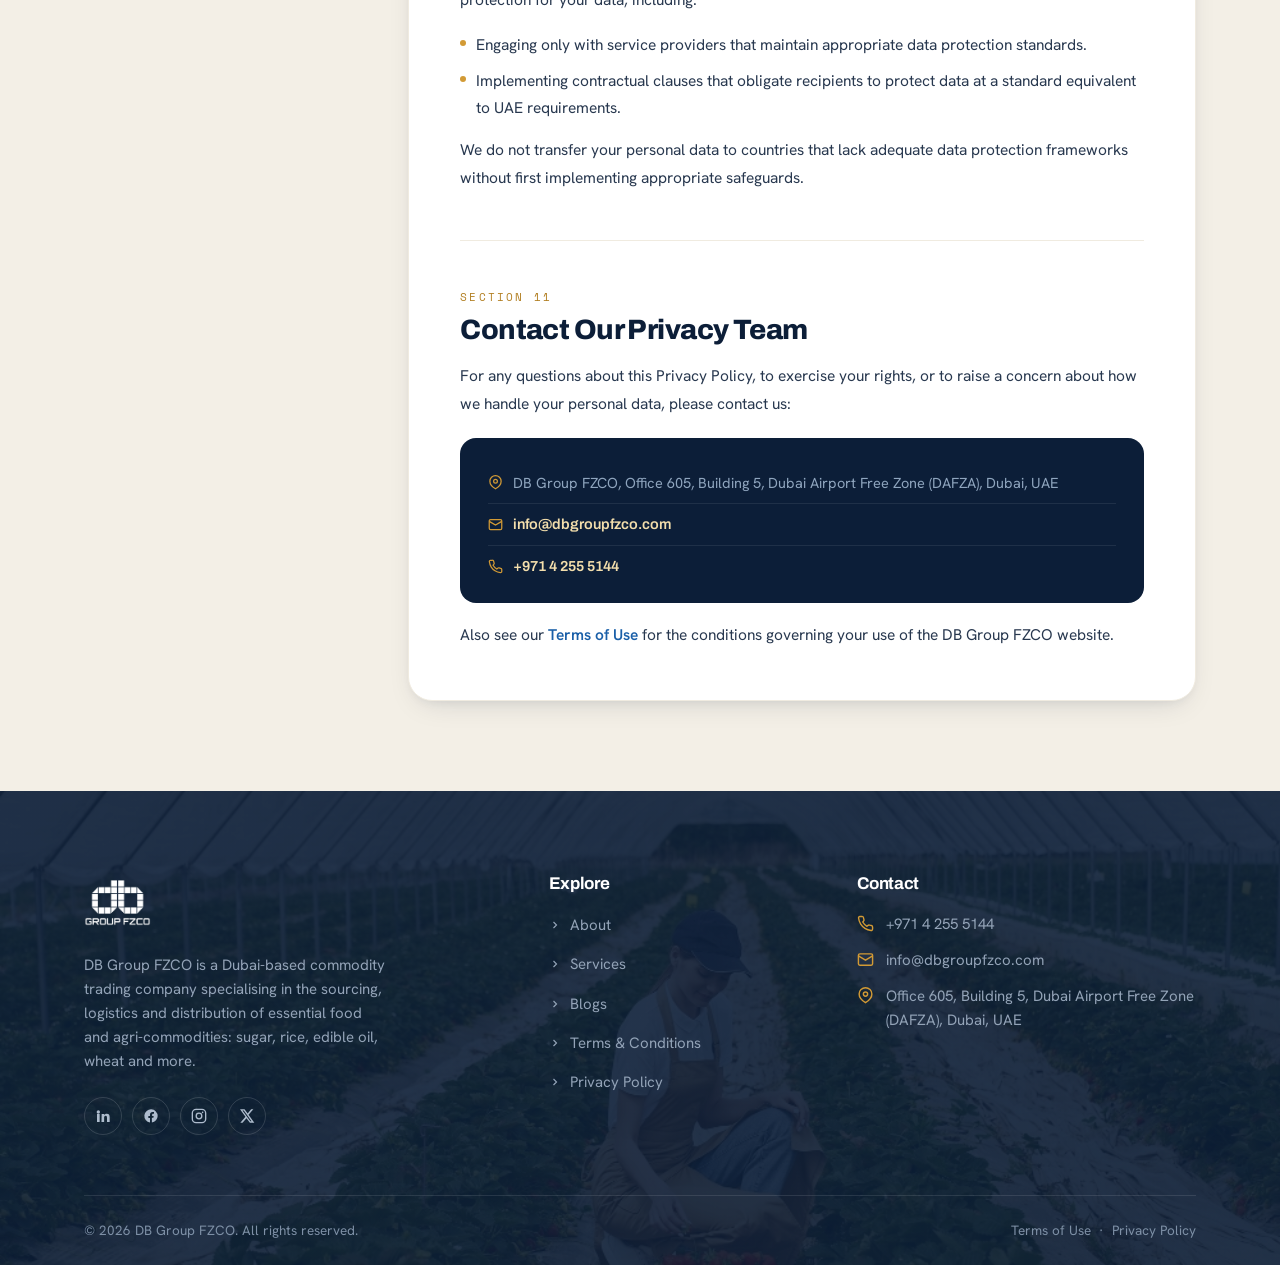
<file: privacy.html>
﻿<!DOCTYPE html>
<html lang="en">
<head>
<meta charset="UTF-8" />
<meta name="viewport" content="width=device-width, initial-scale=1.0" />
<link rel="icon" type="image/x-icon" href="assets/images/favicon.ico" />
<link rel="apple-touch-icon" href="assets/images/favicon.ico" />
<title>Privacy Policy | DB Group FZCO</title>
<link rel="preconnect" href="https://fonts.googleapis.com" />
<link rel="preconnect" href="https://fonts.gstatic.com" crossorigin />
<link href="https://fonts.googleapis.com/css2?family=Archivo:wght@400;500;600;700;800;900&family=Hanken+Grotesk:wght@400;500;600;700&family=Space+Mono:wght@400;700&display=swap" rel="stylesheet" />
<link rel="stylesheet" href="assets/css/styles.css" />
<style>

/* ============================================================
   LEGAL PAGE — shared styles (same as terms.html)
   ============================================================ */

.legal-hero {
  position: relative;
  min-height: min(420px, 60vh);
  display: flex; flex-direction: column;
  justify-content: flex-end;
  overflow: hidden;
  background: linear-gradient(rgba(8,18,34,.62), rgba(8,18,34,.62)), url('assets/images/legal/terms.webp') center/cover no-repeat;
  isolation: isolate;
}
.legal-hero::before {
  content: "";
  position: absolute; inset: 0; z-index: 0;
  background-image: radial-gradient(rgba(210,154,53,.10) 1px, transparent 1.5px);
  background-size: 22px 22px;
}
.legal-hero::after {
  content: ""; position: absolute; bottom: 0; left: 0; right: 0;
  height: 3px; z-index: 5;
  background: linear-gradient(90deg, var(--primary), var(--gold), var(--primary));
  background-size: 300%;
  animation: gradShift 7s ease infinite;
}
@keyframes gradShift { 0%,100%{background-position:0%} 50%{background-position:100%} }

.legal-hero__inner {
  position: relative; z-index: 2;
  padding-block: clamp(100px,12vw,150px) clamp(44px,6vw,64px);
  margin-left: 0;
  padding-left: clamp(72px, 13vw, 180px);
}
.legal-hero .breadcrumb {
  display: flex; align-items: center; gap: 8px;
  font-family: var(--font-mono); font-size: 12px;
  letter-spacing: .14em; text-transform: uppercase;
  color: rgba(255,255,255,.44); margin-bottom: 18px;
}
.legal-hero .breadcrumb a { color: rgba(255,255,255,.44); transition: color .2s; }
.legal-hero .breadcrumb a:hover { color: var(--gold-soft); }
.legal-hero .breadcrumb svg { width: 12px; height: 12px; opacity: .44; }
.legal-hero h1 {
  color: #fff;
  font-size: clamp(30px, 4.5vw, 56px);
  line-height: 1.06; font-weight: 900;
  letter-spacing: -.03em; max-width: 18ch;
  margin-top: 14px;
}
.legal-hero h1 em { font-style: normal; color: var(--gold); }
.legal-hero .lede {
  color: #a8bdd5; margin-top: 18px;
  font-size: clamp(14px,1.4vw,17px);
  max-width: 52ch; line-height: 1.72;
}
.legal-hero-meta {
  display: flex; gap: 24px; flex-wrap: wrap; margin-top: 28px;
}
.legal-meta-item {
  display: flex; align-items: center; gap: 8px;
  font-family: var(--font-mono); font-size: 11px;
  letter-spacing: .12em; text-transform: uppercase;
  color: rgba(255,255,255,.5);
}
.legal-meta-item svg { width: 14px; height: 14px; color: var(--gold); flex: none; }

/* ============================================================
   LEGAL BODY
   ============================================================ */
.legal-body {
  background: var(--paper-2);
  padding-block: clamp(48px,7vw,96px);
}
.legal-layout {
  display: grid;
  grid-template-columns: 260px 1fr;
  gap: clamp(32px,5vw,72px);
  align-items: start;
}

.legal-toc {
  position: sticky; top: 96px;
  background: #fff;
  border: 1px solid var(--line-soft);
  border-radius: 20px;
  box-shadow: var(--shadow-sm);
  overflow: hidden;
}
.toc-head {
  padding: 18px 20px;
  background: var(--navy);
  font-family: var(--font-mono); font-size: 11px;
  letter-spacing: .18em; text-transform: uppercase;
  color: var(--gold);
  display: flex; align-items: center; gap: 8px;
}
.toc-head svg { width: 14px; height: 14px; }
.toc-list { padding: 14px 8px; }
.toc-list a {
  display: flex; align-items: center; gap: 8px;
  padding: 9px 12px; border-radius: 10px;
  font-family: var(--font-mono); font-size: 11.5px;
  letter-spacing: .06em;
  color: var(--muted); text-decoration: none;
  transition: background .2s, color .2s;
}
.toc-list a:hover { background: var(--paper-2); color: var(--primary); }
.toc-list a.active { background: rgba(12,30,56,.07); color: var(--navy); font-weight: 700; }
.toc-list a svg { width: 12px; height: 12px; flex: none; opacity: .4; }

.legal-content {
  background: #fff;
  border: 1px solid var(--line-soft);
  border-radius: 24px;
  box-shadow: var(--shadow);
  padding: clamp(28px,4vw,52px);
}

.legal-section {
  padding-block: clamp(28px,4vw,48px);
  border-bottom: 1px solid var(--line-soft);
}
.legal-section:first-child { padding-top: 0; }
.legal-section:last-child { border-bottom: none; padding-bottom: 0; }

.legal-section-num {
  font-family: var(--font-mono); font-size: 11px;
  letter-spacing: .2em; text-transform: uppercase;
  color: var(--gold-d); margin-bottom: 8px;
}
.legal-section h2 {
  font-size: clamp(20px, 2.4vw, 28px);
  color: var(--navy); font-weight: 800;
  letter-spacing: -.02em; margin-bottom: 18px;
}
.legal-section p {
  color: var(--ink-soft); font-size: 15.5px;
  line-height: 1.82; margin-bottom: 14px;
}
.legal-section p:last-child { margin-bottom: 0; }
.legal-section ul, .legal-section ol {
  padding-left: 0; list-style: none;
  display: grid; gap: 10px;
  margin-bottom: 14px;
}
.legal-section ul li, .legal-section ol li {
  display: flex; gap: 10px; align-items: flex-start;
  color: var(--ink-soft); font-size: 15.5px; line-height: 1.72;
}
.legal-section ul li::before {
  content: "";
  width: 6px; height: 6px; border-radius: 50%;
  background: var(--gold); flex: none; margin-top: 8px;
}
.legal-section ol { counter-reset: li; }
.legal-section ol li { counter-increment: li; }
.legal-section ol li::before {
  content: counter(li);
  min-width: 22px; height: 22px; border-radius: 50%;
  background: var(--navy); color: var(--gold-soft);
  font-family: var(--font-mono); font-size: 11px; font-weight: 700;
  display: grid; place-items: center; flex: none;
  margin-top: 1px;
}
.legal-highlight {
  background: rgba(210,154,53,.08);
  border: 1px solid rgba(210,154,53,.25);
  border-left: 3px solid var(--gold);
  border-radius: 10px;
  padding: 16px 20px;
  margin-block: 18px;
  color: var(--ink); font-size: 15px; line-height: 1.72;
}
.legal-contact-box {
  background: var(--navy);
  border-radius: 16px;
  padding: 24px 28px;
  margin-top: 20px;
}
.legal-contact-box p {
  color: #8fa5be; font-size: 14.5px; margin-bottom: 12px;
}
.legal-contact-box a {
  color: var(--gold-soft); text-decoration: none;
  font-family: var(--font-display); font-weight: 600;
  transition: color .2s;
}
.legal-contact-box a:hover { color: var(--gold); }
.legal-contact-box .lcb-row {
  display: flex; align-items: center; gap: 10px;
  padding-block: 9px;
  border-bottom: 1px solid rgba(255,255,255,.08);
  font-size: 14.5px;
}
.legal-contact-box .lcb-row:last-child { border-bottom: none; padding-bottom: 0; }
.legal-contact-box .lcb-row svg { width: 15px; height: 15px; color: var(--gold); flex: none; }

/* Data table */
.data-table {
  width: 100%; border-collapse: collapse;
  margin-block: 18px; font-size: 14.5px;
  border-radius: 12px; overflow: hidden;
  border: 1px solid var(--line-soft);
}
.data-table th {
  background: var(--navy); color: var(--gold-soft);
  font-family: var(--font-mono); font-size: 10.5px;
  letter-spacing: .14em; text-transform: uppercase;
  padding: 12px 16px; text-align: left;
}
.data-table td {
  padding: 11px 16px; color: var(--ink-soft);
  border-bottom: 1px solid var(--line-soft); line-height: 1.6;
  vertical-align: top;
}
.data-table tr:last-child td { border-bottom: none; }
.data-table tr:nth-child(even) td { background: var(--paper-2); }

@media (max-width: 900px) {
  .legal-layout { grid-template-columns: 1fr; }
  .legal-toc { position: static; }
  .data-table { display: block; overflow-x: auto; }
}

</style>
</head>
<body>

<!-- ============ TOP BAR ============ -->
<div class="topbar">
  <div class="wrap">
    <div class="tb-left">
      <span class="tb-item tb-hide">
        <svg viewBox="0 0 24 24" fill="none" stroke="currentColor" stroke-width="2"><path d="M21 10c0 7-9 12-9 12s-9-5-9-12a9 9 0 0 1 18 0Z"/><circle cx="12" cy="10" r="3"/></svg>
        Office 605, Building 5, Dubai Airport Free Zone, UAE
      </span>
      <a class="tb-item" href="tel:+97142555144">
        <svg viewBox="0 0 24 24" fill="none" stroke="currentColor" stroke-width="2"><path d="M22 16.9v3a2 2 0 0 1-2.2 2 19.8 19.8 0 0 1-8.6-3 19.5 19.5 0 0 1-6-6 19.8 19.8 0 0 1-3-8.6A2 2 0 0 1 4.1 2h3a2 2 0 0 1 2 1.7c.1.9.4 1.8.7 2.7a2 2 0 0 1-.5 2.1L8.1 9.9a16 16 0 0 0 6 6l1.4-1.2a2 2 0 0 1 2.1-.5c.9.3 1.8.6 2.7.7a2 2 0 0 1 1.7 2Z"/></svg>
        +971 4 255 5144
      </a>
      <a class="tb-item tb-hide" href="mailto:info@dbgroupfzco.com">
        <svg viewBox="0 0 24 24" fill="none" stroke="currentColor" stroke-width="2"><rect x="2" y="4" width="20" height="16" rx="2"/><path d="m2 7 10 6 10-6"/></svg>
        info@dbgroupfzco.com
      </a>
    </div>
    <div class="tb-soc">
      <a href="#" aria-label="LinkedIn"><svg viewBox="0 0 24 24" fill="currentColor"><path d="M4.98 3.5a2.5 2.5 0 1 1 0 5 2.5 2.5 0 0 1 0-5zM3 9h4v12H3zM10 9h3.8v1.7h.05c.53-1 1.83-2.05 3.77-2.05C21.4 8.65 22 11 22 14.1V21h-4v-6.1c0-1.45-.03-3.3-2-3.3-2 0-2.3 1.57-2.3 3.2V21h-4z"/></svg></a>
      <a href="#" aria-label="Facebook"><svg viewBox="0 0 24 24" fill="currentColor"><path d="M22 12a10 10 0 1 0-11.5 9.9v-7H8v-2.9h2.5V9.8c0-2.5 1.5-3.9 3.8-3.9 1.1 0 2.2.2 2.2.2v2.5h-1.2c-1.2 0-1.6.75-1.6 1.5v1.8H16l-.4 2.9h-2.3v7A10 10 0 0 0 22 12z"/></svg></a>
      <a href="#" aria-label="Instagram"><svg viewBox="0 0 24 24" fill="none" stroke="currentColor" stroke-width="2"><rect x="2" y="2" width="20" height="20" rx="5.5"/><circle cx="12" cy="12" r="4.2"/><circle cx="17.4" cy="6.6" r="1.2" fill="currentColor" stroke="none"/></svg></a>
      <a href="#" aria-label="X"><svg viewBox="0 0 24 24" fill="currentColor"><path d="M18.2 2h3.3l-7.2 8.2L23 22h-6.6l-5.2-6.8L5.3 22H2l7.7-8.8L1.5 2h6.8l4.7 6.2L18.2 2zm-1.2 18h1.8L7.1 3.9H5.2L17 20z"/></svg></a>
    </div>
  </div>
</div>

<!-- ============ HEADER / NAV ============ -->
<header class="header" id="header">
  <div class="wrap nav">
    <a class="brand" href="index.html">
      <img src="assets/images/logo.webp" alt="DB Group FZCO" class="brand-logo" />
    </a>
    <nav class="menu">
      <a href="index.html">Home</a>
      <a href="about.html">About</a>
      <a href="services.html">Services</a>
      <a href="blogs.html">Blogs</a>
      <a href="contact.html">Contact</a>
    </nav>
    <div class="nav-right">
      <a href="contact.html" class="btn btn-primary">Contact Us <svg class="arw" width="15" height="15" viewBox="0 0 24 24" fill="none" stroke="currentColor" stroke-width="2.4"><path d="M5 12h14M13 6l6 6-6 6"/></svg></a>
      <button class="icon-btn burger" aria-label="Menu">
        <svg viewBox="0 0 24 24" fill="none" stroke="currentColor" stroke-width="2"><path d="M3 6h18M3 12h18M3 18h18"/></svg>
      </button>
    </div>
  </div>
</header>

<main>

<!-- ============ HERO ============ -->
<section class="legal-hero">
  <div class="wrap legal-hero__inner">
    <div class="reveal">
      <div class="breadcrumb">
        <a href="index.html">Home</a>
        <svg viewBox="0 0 24 24" fill="none" stroke="currentColor" stroke-width="2.5"><path d="M9 6l6 6-6 6"/></svg>
        <span>Privacy Policy</span>
      </div>
      <span class="eyebrow light">Legal</span>
      <h1>Privacy <em>Policy</em></h1>
      <p class="lede">We respect your privacy. This policy explains what personal data we collect, why we collect it, how it is used, and the rights you have over your information.</p>
      <div class="legal-hero-meta">
        <div class="legal-meta-item">
          <svg viewBox="0 0 24 24" fill="none" stroke="currentColor" stroke-width="2"><rect x="3" y="4" width="18" height="18" rx="2"/><path d="M16 2v4M8 2v4M3 10h18"/></svg>
          Last updated: 1 June 2026
        </div>
        <div class="legal-meta-item">
          <svg viewBox="0 0 24 24" fill="none" stroke="currentColor" stroke-width="2"><path d="M12 22s8-4 8-10V5l-8-3-8 3v7c0 6 8 10 8 10z"/></svg>
          Compliant with UAE PDPL
        </div>
      </div>
    </div>
  </div>
</section>

<!-- ============ BODY ============ -->
<div class="legal-body">
  <div class="wrap legal-layout">

    <!-- Sticky TOC -->
    <aside class="legal-toc reveal">
      <div class="toc-head">
        <svg viewBox="0 0 24 24" fill="none" stroke="currentColor" stroke-width="2"><path d="M9 5H7a2 2 0 0 0-2 2v12a2 2 0 0 0 2 2h10a2 2 0 0 0 2-2V7a2 2 0 0 0-2-2h-2M9 5a2 2 0 0 0 2 2h2a2 2 0 0 0 2-2M9 5a2 2 0 0 1 2-2h2a2 2 0 0 1 2 2"/></svg>
        Contents
      </div>
      <nav class="toc-list" id="toc">
        <a href="#overview"><svg viewBox="0 0 24 24" fill="none" stroke="currentColor" stroke-width="2.5"><path d="M9 6l6 6-6 6"/></svg>1. Overview</a>
        <a href="#data-we-collect"><svg viewBox="0 0 24 24" fill="none" stroke="currentColor" stroke-width="2.5"><path d="M9 6l6 6-6 6"/></svg>2. Data We Collect</a>
        <a href="#how-we-use"><svg viewBox="0 0 24 24" fill="none" stroke="currentColor" stroke-width="2.5"><path d="M9 6l6 6-6 6"/></svg>3. How We Use Data</a>
        <a href="#legal-basis"><svg viewBox="0 0 24 24" fill="none" stroke="currentColor" stroke-width="2.5"><path d="M9 6l6 6-6 6"/></svg>4. Legal Basis</a>
        <a href="#sharing"><svg viewBox="0 0 24 24" fill="none" stroke="currentColor" stroke-width="2.5"><path d="M9 6l6 6-6 6"/></svg>5. Sharing Data</a>
        <a href="#retention"><svg viewBox="0 0 24 24" fill="none" stroke="currentColor" stroke-width="2.5"><path d="M9 6l6 6-6 6"/></svg>6. Retention</a>
        <a href="#security"><svg viewBox="0 0 24 24" fill="none" stroke="currentColor" stroke-width="2.5"><path d="M9 6l6 6-6 6"/></svg>7. Security</a>
        <a href="#cookies"><svg viewBox="0 0 24 24" fill="none" stroke="currentColor" stroke-width="2.5"><path d="M9 6l6 6-6 6"/></svg>8. Cookies</a>
        <a href="#your-rights"><svg viewBox="0 0 24 24" fill="none" stroke="currentColor" stroke-width="2.5"><path d="M9 6l6 6-6 6"/></svg>9. Your Rights</a>
        <a href="#international"><svg viewBox="0 0 24 24" fill="none" stroke="currentColor" stroke-width="2.5"><path d="M9 6l6 6-6 6"/></svg>10. International</a>
        <a href="#contact-privacy"><svg viewBox="0 0 24 24" fill="none" stroke="currentColor" stroke-width="2.5"><path d="M9 6l6 6-6 6"/></svg>11. Contact Us</a>
      </nav>
    </aside>

    <!-- Main content -->
    <article class="legal-content reveal d1">

      <div class="legal-section" id="overview">
        <div class="legal-section-num">Section 01</div>
        <h2>Overview &amp; Controller Identity</h2>
        <p><strong>DB Group FZCO</strong> ("we", "us", "our") is the data controller responsible for your personal information. We are registered and operating within the Dubai Airport Free Zone (DAFZA), Dubai, United Arab Emirates.</p>
        <p>This Privacy Policy applies to personal data collected through our website at <strong>dbgroupfzco.com</strong>, through our contact forms, and in the course of our business communications. It does not cover the practices of third-party websites that may be linked from our Site.</p>
        <div class="legal-highlight">
          We are committed to protecting your personal data in accordance with the UAE Federal Decree-Law No. 45 of 2021 on the Protection of Personal Data (PDPL) and applicable international data protection standards.
        </div>
      </div>

      <div class="legal-section" id="data-we-collect">
        <div class="legal-section-num">Section 02</div>
        <h2>Personal Data We Collect</h2>
        <p>We collect personal data in the following ways:</p>

        <p><strong>Information you provide directly:</strong></p>
        <ul>
          <li>Name, company name, job title, and role in your organisation.</li>
          <li>Email address, telephone number, and country or region.</li>
          <li>Trade requirements: commodity type, estimated volume, destination port, and enquiry type submitted through our contact form.</li>
          <li>Any other information you choose to include in messages sent to us.</li>
        </ul>

        <p><strong>Information collected automatically:</strong></p>
        <ul>
          <li>Technical data including your IP address, browser type and version, operating system, and referring URL.</li>
          <li>Usage data such as pages visited, time spent on pages, and links clicked.</li>
          <li>Cookie identifiers and session data (see Section 8 for details).</li>
        </ul>

        <p>We do not knowingly collect personal data from individuals under the age of 18. If you believe we have inadvertently collected such data, please contact us immediately.</p>
      </div>

      <div class="legal-section" id="how-we-use">
        <div class="legal-section-num">Section 03</div>
        <h2>How We Use Your Data</h2>
        <p>We use personal data collected from you for the following purposes:</p>
        <table class="data-table">
          <thead>
            <tr>
              <th>Purpose</th>
              <th>Description</th>
            </tr>
          </thead>
          <tbody>
            <tr>
              <td><strong>Respond to enquiries</strong></td>
              <td>To process and respond to trade enquiries, quote requests, or partnership proposals submitted via our contact form or email.</td>
            </tr>
            <tr>
              <td><strong>Business communications</strong></td>
              <td>To send relevant trade information, commodity updates, or follow-up communications where you have expressed interest.</td>
            </tr>
            <tr>
              <td><strong>Website improvements</strong></td>
              <td>To analyse how visitors use our Site so we can improve content, performance, and user experience.</td>
            </tr>
            <tr>
              <td><strong>Legal obligations</strong></td>
              <td>To comply with applicable laws, regulations, and lawful requests from regulatory or government authorities.</td>
            </tr>
            <tr>
              <td><strong>Fraud prevention</strong></td>
              <td>To detect, investigate, and prevent fraudulent activity or misuse of our services or Site.</td>
            </tr>
          </tbody>
        </table>
        <p>We will not use your data for purposes incompatible with those described above without first obtaining your consent or establishing another lawful basis.</p>
      </div>

      <div class="legal-section" id="legal-basis">
        <div class="legal-section-num">Section 04</div>
        <h2>Legal Basis for Processing</h2>
        <p>We process your personal data on the following legal grounds:</p>
        <ul>
          <li><strong>Consent:</strong> When you submit a contact form or enquiry, you provide voluntary consent for us to process your data to respond to your request.</li>
          <li><strong>Legitimate interests:</strong> We process technical and usage data to improve our website and communications, where these interests are not overridden by your data protection rights.</li>
          <li><strong>Legal obligation:</strong> Where processing is necessary to comply with UAE law, DAFZA regulations, or lawful government requests.</li>
          <li><strong>Contractual necessity:</strong> Where processing is required to perform or prepare for a contract with you or your organisation.</li>
        </ul>
        <p>You may withdraw consent at any time by contacting us at <a href="mailto:info@dbgroupfzco.com" style="color:var(--primary); font-weight:600;">info@dbgroupfzco.com</a>. Withdrawal of consent does not affect the lawfulness of processing prior to withdrawal.</p>
      </div>

      <div class="legal-section" id="sharing">
        <div class="legal-section-num">Section 05</div>
        <h2>Sharing Your Data</h2>
        <p>We do not sell, rent, or trade your personal data to third parties. We may share your data in the following limited circumstances:</p>
        <ul>
          <li><strong>Service providers:</strong> Trusted third-party companies that assist us in operating the Site or conducting our business (e.g., hosting providers, email delivery services, analytics platforms). These parties are contractually obligated to keep your data confidential and use it only for the purposes we specify.</li>
          <li><strong>Professional advisers:</strong> Lawyers, accountants, or auditors who provide professional services to us, subject to duties of confidentiality.</li>
          <li><strong>Regulatory authorities:</strong> DAFZA, UAE federal authorities, or other competent bodies where required by law or regulation.</li>
          <li><strong>Business transfers:</strong> In connection with a merger, acquisition, or sale of assets, personal data may be transferred to the acquiring entity, subject to the same privacy protections.</li>
        </ul>
        <div class="legal-highlight">
          We require all third parties receiving your data to implement appropriate technical and organisational security measures and to treat it in accordance with applicable data protection law.
        </div>
      </div>

      <div class="legal-section" id="retention">
        <div class="legal-section-num">Section 06</div>
        <h2>Data Retention</h2>
        <p>We retain your personal data only for as long as necessary to fulfil the purposes for which it was collected, including satisfying any legal, accounting, or reporting obligations.</p>
        <ul>
          <li>Enquiry and contact form data is retained for up to <strong>3 years</strong> from the date of submission, or longer if required to manage an ongoing business relationship.</li>
          <li>Technical and usage data collected via cookies is retained in accordance with our Cookie Policy (see Section 8).</li>
          <li>Financial and transaction records are retained in compliance with UAE commercial law requirements (typically 5–10 years).</li>
        </ul>
        <p>When your personal data is no longer required, we will securely delete or anonymise it.</p>
      </div>

      <div class="legal-section" id="security">
        <div class="legal-section-num">Section 07</div>
        <h2>Data Security</h2>
        <p>We implement appropriate technical and organisational measures to protect your personal data against unauthorised access, accidental loss, destruction, or disclosure. These measures include:</p>
        <ul>
          <li>Secure HTTPS encryption for all data transmitted through our website.</li>
          <li>Access controls limiting internal access to personal data on a need-to-know basis.</li>
          <li>Regular review of our information security policies and practices.</li>
          <li>Secure disposal of data that is no longer required.</li>
        </ul>
        <p>While we take data security seriously, no method of transmission over the internet or method of electronic storage is 100% secure. If you become aware of any suspected data breach or security incident involving our Site, please notify us immediately at <a href="mailto:info@dbgroupfzco.com" style="color:var(--primary); font-weight:600;">info@dbgroupfzco.com</a>.</p>
      </div>

      <div class="legal-section" id="cookies">
        <div class="legal-section-num">Section 08</div>
        <h2>Cookies &amp; Tracking Technologies</h2>
        <p>Our website uses cookies and similar technologies to enhance your browsing experience and help us understand how the Site is used. Cookies are small text files placed on your device.</p>
        <p>We use the following types of cookies:</p>
        <ul>
          <li><strong>Strictly necessary cookies:</strong> Required for the basic functioning of the Site, such as session management and security. These cannot be disabled.</li>
          <li><strong>Analytics cookies:</strong> Help us understand how visitors interact with our Site (e.g., pages visited, time on site). We use this data to improve content and performance. These cookies are anonymised where possible.</li>
          <li><strong>Preference cookies:</strong> Remember your settings and preferences to improve your experience on return visits.</li>
        </ul>
        <p>You can control cookies through your browser settings. Please note that disabling certain cookies may affect the functionality of the Site. Most browsers allow you to refuse or accept cookies, delete existing cookies, and set your browser to notify you when a cookie is set.</p>
        <p>We do not use advertising or retargeting cookies on this Site.</p>
      </div>

      <div class="legal-section" id="your-rights">
        <div class="legal-section-num">Section 09</div>
        <h2>Your Data Protection Rights</h2>
        <p>Under the UAE PDPL and applicable data protection principles, you have the following rights regarding your personal data:</p>
        <ul>
          <li><strong>Right of access:</strong> Request a copy of the personal data we hold about you.</li>
          <li><strong>Right to rectification:</strong> Request correction of inaccurate or incomplete data.</li>
          <li><strong>Right to erasure:</strong> Request deletion of your personal data, subject to applicable legal obligations that require us to retain it.</li>
          <li><strong>Right to restrict processing:</strong> Request that we limit the use of your personal data in certain circumstances.</li>
          <li><strong>Right to data portability:</strong> Receive your data in a structured, commonly used format and transmit it to another controller, where technically feasible.</li>
          <li><strong>Right to object:</strong> Object to our processing of your data based on legitimate interests.</li>
          <li><strong>Right to withdraw consent:</strong> Withdraw your consent to data processing at any time, where consent is the legal basis for processing.</li>
        </ul>
        <p>To exercise any of these rights, please contact us using the details in Section 11. We will respond within 30 days of receiving your request. We may need to verify your identity before fulfilling your request.</p>
        <div class="legal-highlight">
          If you believe your data protection rights have been violated, you have the right to lodge a complaint with the UAE Data Office or the relevant competent authority.
        </div>
      </div>

      <div class="legal-section" id="international">
        <div class="legal-section-num">Section 10</div>
        <h2>International Data Transfers</h2>
        <p>DB Group FZCO operates within the UAE and processes data primarily within UAE infrastructure. Where data is transferred to, or accessed by, parties outside the UAE (for example, a cloud service provider with servers in another jurisdiction), we take steps to ensure an adequate level of protection for your data, including:</p>
        <ul>
          <li>Engaging only with service providers that maintain appropriate data protection standards.</li>
          <li>Implementing contractual clauses that obligate recipients to protect data at a standard equivalent to UAE requirements.</li>
        </ul>
        <p>We do not transfer your personal data to countries that lack adequate data protection frameworks without first implementing appropriate safeguards.</p>
      </div>

      <div class="legal-section" id="contact-privacy">
        <div class="legal-section-num">Section 11</div>
        <h2>Contact Our Privacy Team</h2>
        <p>For any questions about this Privacy Policy, to exercise your rights, or to raise a concern about how we handle your personal data, please contact us:</p>
        <div class="legal-contact-box">
          <div class="lcb-row">
            <svg viewBox="0 0 24 24" fill="none" stroke="currentColor" stroke-width="2"><path d="M21 10c0 7-9 12-9 12s-9-5-9-12a9 9 0 0 1 18 0Z"/><circle cx="12" cy="10" r="3"/></svg>
            <span style="color:#8fa5be;">DB Group FZCO, Office 605, Building 5, Dubai Airport Free Zone (DAFZA), Dubai, UAE</span>
          </div>
          <div class="lcb-row">
            <svg viewBox="0 0 24 24" fill="none" stroke="currentColor" stroke-width="2"><rect x="2" y="4" width="20" height="16" rx="2"/><path d="m2 7 10 6 10-6"/></svg>
            <a href="mailto:info@dbgroupfzco.com">info@dbgroupfzco.com</a>
          </div>
          <div class="lcb-row">
            <svg viewBox="0 0 24 24" fill="none" stroke="currentColor" stroke-width="2"><path d="M22 16.9v3a2 2 0 0 1-2.2 2 19.8 19.8 0 0 1-8.6-3 19.5 19.5 0 0 1-6-6 19.8 19.8 0 0 1-3-8.6A2 2 0 0 1 4.1 2h3a2 2 0 0 1 2 1.7c.1.9.4 1.8.7 2.7a2 2 0 0 1-.5 2.1L8.1 9.9a16 16 0 0 0 6 6l1.4-1.2a2 2 0 0 1 2.1-.5c.9.3 1.8.6 2.7.7a2 2 0 0 1 1.7 2Z"/></svg>
            <a href="tel:+97142555144">+971 4 255 5144</a>
          </div>
        </div>
        <p style="margin-top:18px;">Also see our <a href="terms.html" style="color:var(--primary); font-weight:600;">Terms of Use</a> for the conditions governing your use of the DB Group FZCO website.</p>
      </div>

    </article>
  </div>
</div>

</main>

<!-- ============ FOOTER ============ -->
<footer class="footer" id="footer">
  <div class="wrap">
    <div class="foot-grid">
      <div>
        <a class="brand" href="index.html">
          <img src="assets/images/logo.webp" alt="DB Group FZCO" class="brand-logo brand-logo--footer" />
        </a>
        <p class="foot-about">DB Group FZCO is a Dubai-based commodity trading company specialising in the sourcing, logistics and distribution of essential food and agri-commodities: sugar, rice, edible oil, wheat and more.</p>
        <div class="foot-soc">
          <a href="#" aria-label="LinkedIn"><svg viewBox="0 0 24 24" fill="currentColor"><path d="M4.98 3.5a2.5 2.5 0 1 1 0 5 2.5 2.5 0 0 1 0-5zM3 9h4v12H3zM10 9h3.8v1.7h.05c.53-1 1.83-2.05 3.77-2.05C21.4 8.65 22 11 22 14.1V21h-4v-6.1c0-1.45-.03-3.3-2-3.3-2 0-2.3 1.57-2.3 3.2V21h-4z"/></svg></a>
          <a href="#" aria-label="Facebook"><svg viewBox="0 0 24 24" fill="currentColor"><path d="M22 12a10 10 0 1 0-11.5 9.9v-7H8v-2.9h2.5V9.8c0-2.5 1.5-3.9 3.8-3.9 1.1 0 2.2.2 2.2.2v2.5h-1.2c-1.2 0-1.6.75-1.6 1.5v1.8H16l-.4 2.9h-2.3v7A10 10 0 0 0 22 12z"/></svg></a>
          <a href="#" aria-label="Instagram"><svg viewBox="0 0 24 24" fill="none" stroke="currentColor" stroke-width="2"><rect x="2" y="2" width="20" height="20" rx="5.5"/><circle cx="12" cy="12" r="4.2"/><circle cx="17.4" cy="6.6" r="1.2" fill="currentColor" stroke="none"/></svg></a>
          <a href="#" aria-label="X"><svg viewBox="0 0 24 24" fill="currentColor"><path d="M18.2 2h3.3l-7.2 8.2L23 22h-6.6l-5.2-6.8L5.3 22H2l7.7-8.8L1.5 2h6.8l4.7 6.2L18.2 2zm-1.2 18h1.8L7.1 3.9H5.2L17 20z"/></svg></a>
        </div>
      </div>
      <div class="foot-col">
        <h4>Explore</h4>
        <ul>
          <li><a href="about.html"><svg width="12" height="12" viewBox="0 0 24 24" fill="none" stroke="currentColor" stroke-width="2.4"><path d="M9 6l6 6-6 6"/></svg> About</a></li>
          <li><a href="services.html"><svg width="12" height="12" viewBox="0 0 24 24" fill="none" stroke="currentColor" stroke-width="2.4"><path d="M9 6l6 6-6 6"/></svg> Services</a></li>
          <li><a href="blogs.html"><svg width="12" height="12" viewBox="0 0 24 24" fill="none" stroke="currentColor" stroke-width="2.4"><path d="M9 6l6 6-6 6"/></svg> Blogs</a></li>
          <li><a href="terms.html"><svg width="12" height="12" viewBox="0 0 24 24" fill="none" stroke="currentColor" stroke-width="2.4"><path d="M9 6l6 6-6 6"/></svg> Terms &amp; Conditions</a></li>
          <li><a href="privacy.html"><svg width="12" height="12" viewBox="0 0 24 24" fill="none" stroke="currentColor" stroke-width="2.4"><path d="M9 6l6 6-6 6"/></svg> Privacy Policy</a></li>
        </ul>
      </div>
      <div class="foot-col">
        <h4>Contact</h4>
        <ul class="foot-contact">
          <li><svg viewBox="0 0 24 24" fill="none" stroke="currentColor" stroke-width="2"><path d="M22 16.9v3a2 2 0 0 1-2.2 2 19.8 19.8 0 0 1-8.6-3 19.5 19.5 0 0 1-6-6 19.8 19.8 0 0 1-3-8.6A2 2 0 0 1 4.1 2h3a2 2 0 0 1 2 1.7c.1.9.4 1.8.7 2.7a2 2 0 0 1-.5 2.1L8.1 9.9a16 16 0 0 0 6 6l1.4-1.2a2 2 0 0 1 2.1-.5c.9.3 1.8.6 2.7.7a2 2 0 0 1 1.7 2Z"/></svg> +971 4 255 5144</li>
          <li><svg viewBox="0 0 24 24" fill="none" stroke="currentColor" stroke-width="2"><rect x="2" y="4" width="20" height="16" rx="2"/><path d="m2 7 10 6 10-6"/></svg> info@dbgroupfzco.com</li>
          <li><svg viewBox="0 0 24 24" fill="none" stroke="currentColor" stroke-width="2"><path d="M21 10c0 7-9 12-9 12s-9-5-9-12a9 9 0 0 1 18 0Z"/><circle cx="12" cy="10" r="3"/></svg> Office 605, Building 5, Dubai Airport Free Zone (DAFZA), Dubai, UAE</li>
        </ul>
      </div>
    </div>
    <div class="foot-bot">
      <span>&copy; 2026 DB Group FZCO. All rights reserved.</span>
      <span><a href="terms.html">Terms of Use</a> &nbsp;&middot;&nbsp; <a href="privacy.html">Privacy Policy</a></span>
    </div>
  </div>
</footer>

<script>
const prog = document.createElement('div');
prog.id = 'scroll-prog';
document.body.prepend(prog);
window.addEventListener('scroll', () => {
  prog.style.width = (scrollY / (document.body.scrollHeight - innerHeight) * 100) + '%';
}, { passive: true });

const hdr = document.getElementById('header');
window.addEventListener('scroll', () => { hdr.classList.toggle('scrolled', scrollY > 40); }, { passive: true });

const obs = new IntersectionObserver((entries) => {
  entries.forEach(e => { if (e.isIntersecting) { e.target.classList.add('in'); obs.unobserve(e.target); } });
}, { threshold: 0.1 });
document.querySelectorAll('.reveal').forEach(el => obs.observe(el));

const sections = document.querySelectorAll('.legal-section[id]');
const tocLinks = document.querySelectorAll('.toc-list a');
const tocObs = new IntersectionObserver((entries) => {
  entries.forEach(e => {
    if (e.isIntersecting) {
      tocLinks.forEach(a => a.classList.remove('active'));
      const active = document.querySelector('.toc-list a[href="#' + e.target.id + '"]');
      if (active) active.classList.add('active');
    }
  });
}, { rootMargin: '-30% 0px -60% 0px' });
sections.forEach(s => tocObs.observe(s));

(function() {
  var burger = document.querySelector('.burger');
  var menu = document.querySelector('.menu');
  if (!burger || !menu) return;
  burger.addEventListener('click', function(e) {
    e.stopPropagation();
    var isOpen = menu.classList.toggle('menu--open');
    burger.setAttribute('aria-expanded', isOpen ? 'true' : 'false');
  });
  menu.addEventListener('click', function(e) {
    if (e.target.tagName === 'A') { menu.classList.remove('menu--open'); burger.setAttribute('aria-expanded', 'false'); }
  });
  document.addEventListener('click', function(e) {
    if (!menu.contains(e.target) && !burger.contains(e.target)) { menu.classList.remove('menu--open'); burger.setAttribute('aria-expanded', 'false'); }
  });
})();
</script>

<button id="scroll-fab" aria-label="Scroll">
  <svg viewBox="0 0 24 24" fill="none" stroke="currentColor" stroke-width="2.5" stroke-linecap="round" stroke-linejoin="round" width="20" height="20">
    <path id="scroll-fab-path" d="M5 15l7-7 7 7"/>
  </svg>
</button>
<style>
#scroll-fab{position:fixed;bottom:28px;right:28px;width:48px;height:48px;border-radius:50%;background:#0C1E38;border:2px solid #D29A35;color:#D29A35;cursor:pointer;display:flex;align-items:center;justify-content:center;box-shadow:0 4px 20px rgba(0,0,0,.4);z-index:9999;transition:background .2s,color .2s;}
#scroll-fab:hover{background:#D29A35;color:#0C1E38;}
</style>
<script>
(function(){
  var btn=document.getElementById('scroll-fab');
  var path=document.getElementById('scroll-fab-path');
  var UP='M5 15l7-7 7 7', DOWN='M19 9l-7 7-7-7';
  function pct(){var t=document.documentElement.scrollHeight-window.innerHeight;return t>0?window.scrollY/t*100:0;}
  function update(){path.setAttribute('d',pct()<50?DOWN:UP);}
  btn.addEventListener('click',function(){window.scrollTo({top:pct()<50?document.documentElement.scrollHeight:0,behavior:'smooth'});});
  window.addEventListener('scroll',update,{passive:true});
  update();
})();
</script>
</body>
</html>
</file>
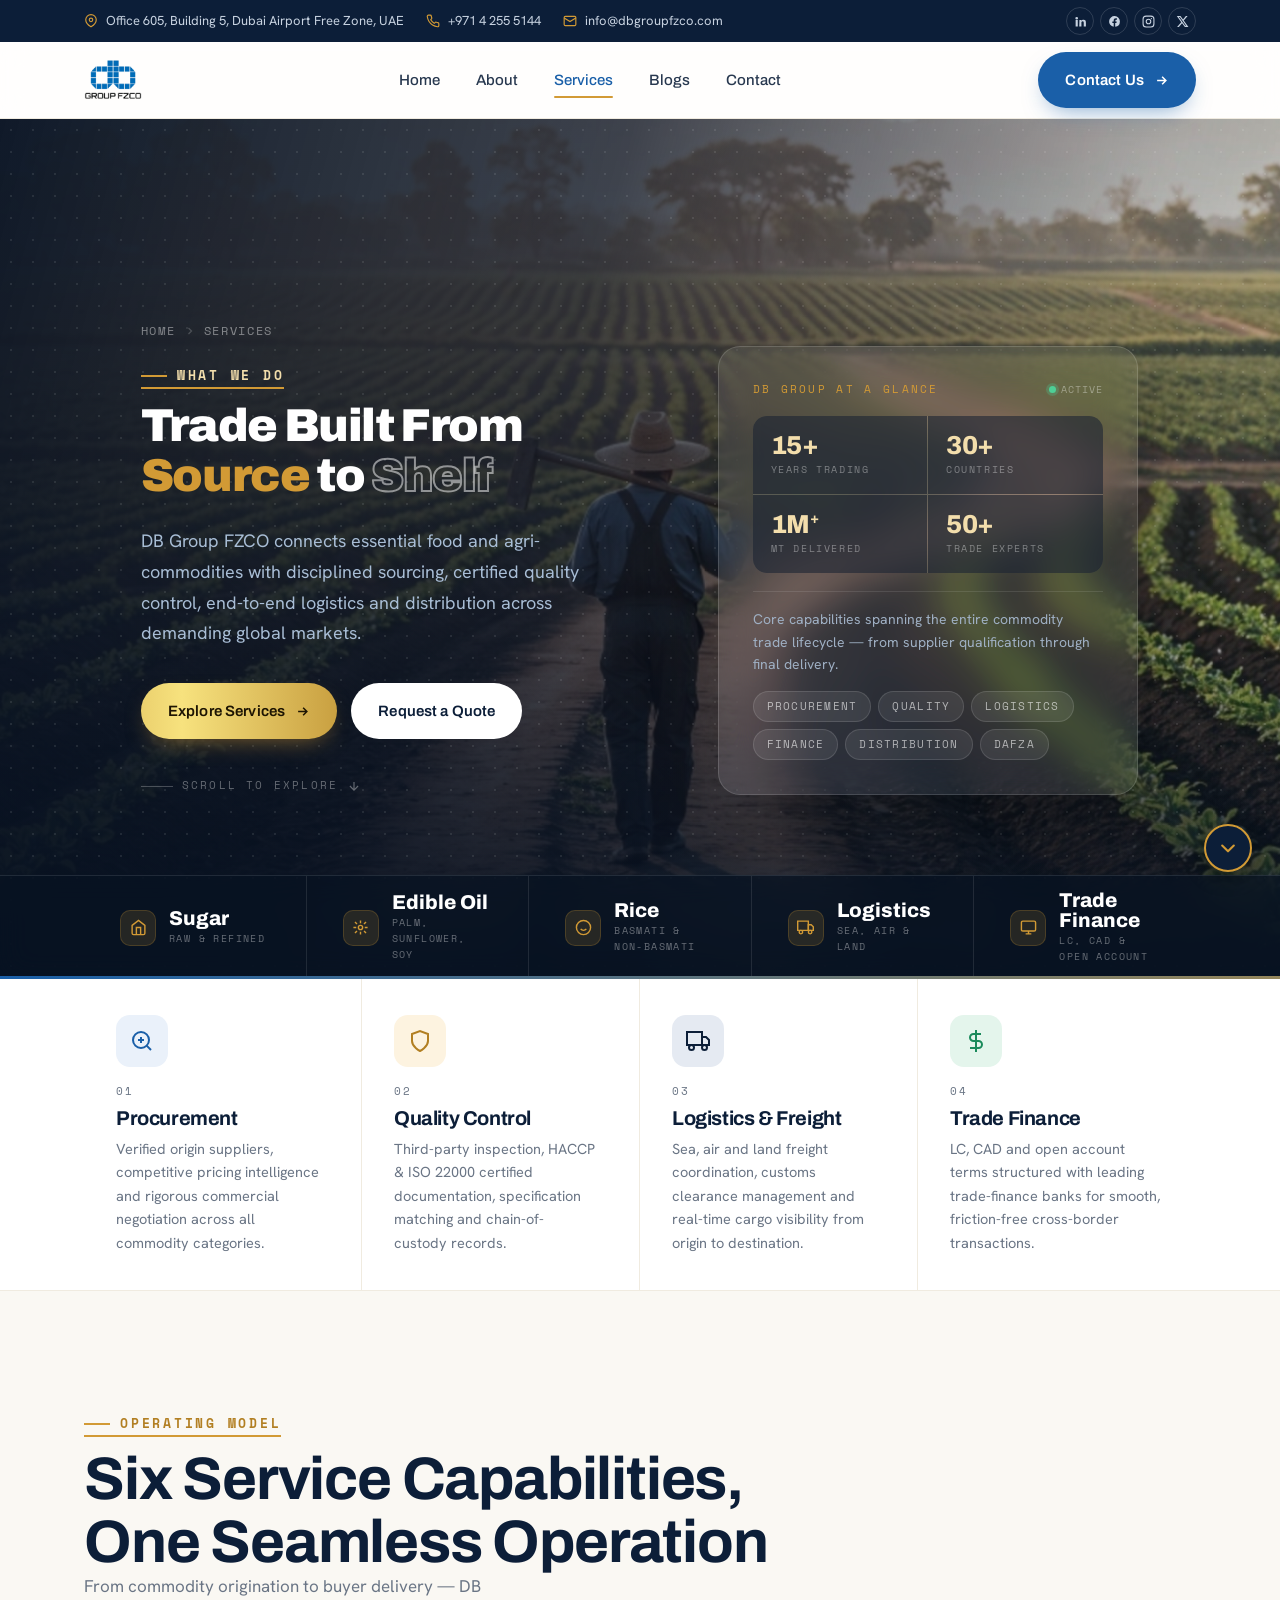
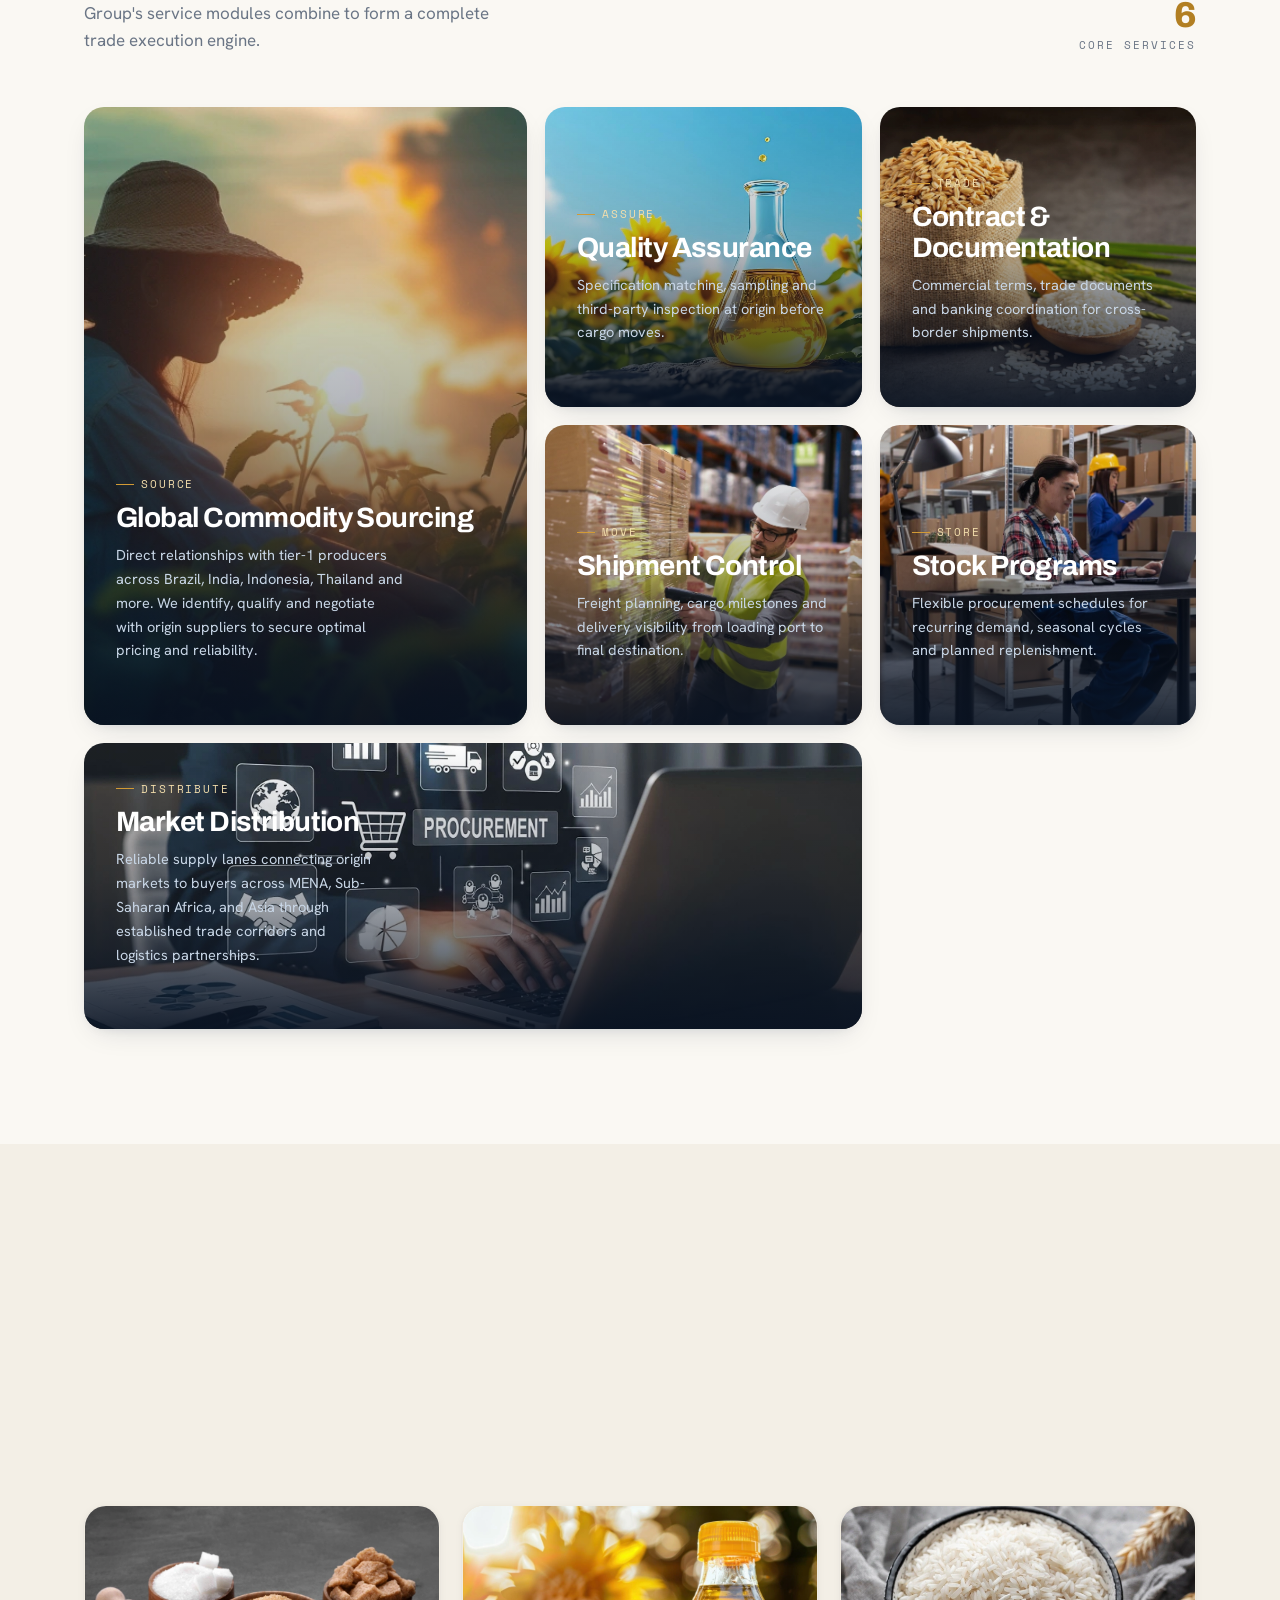
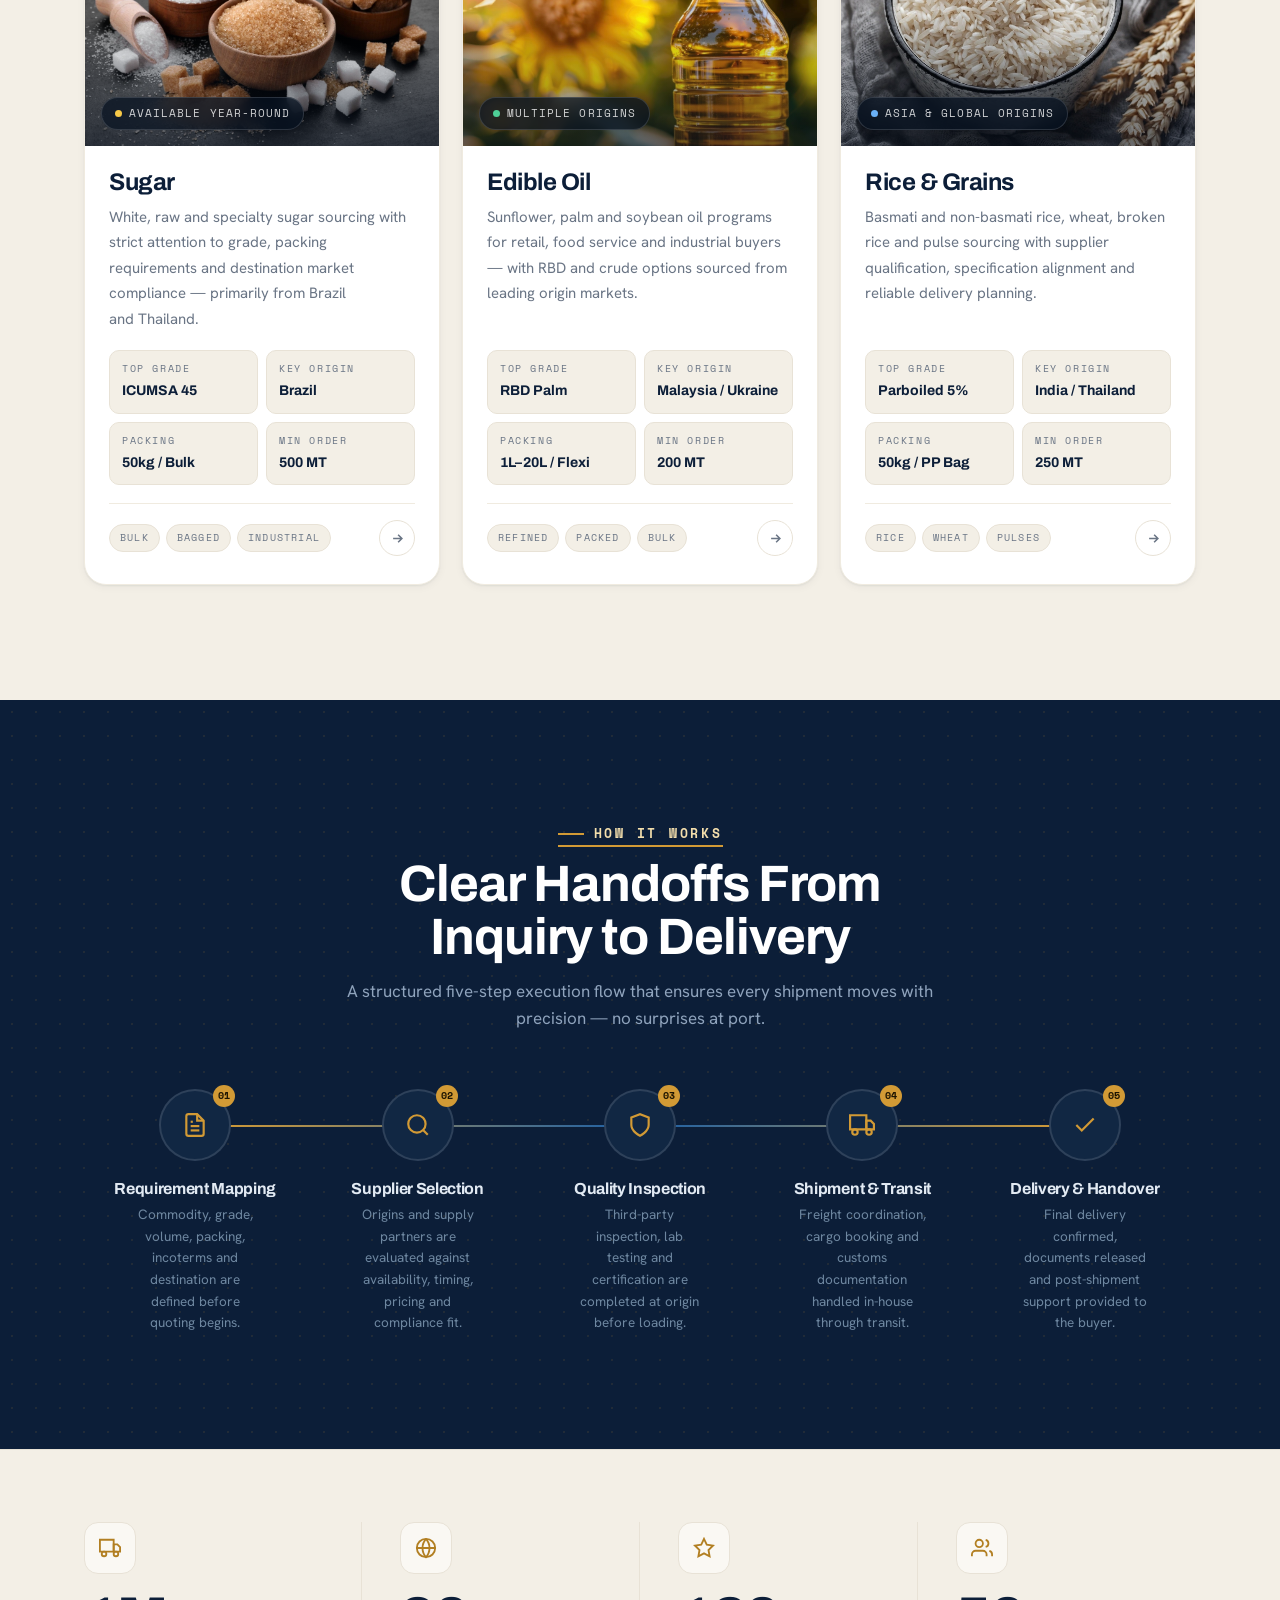
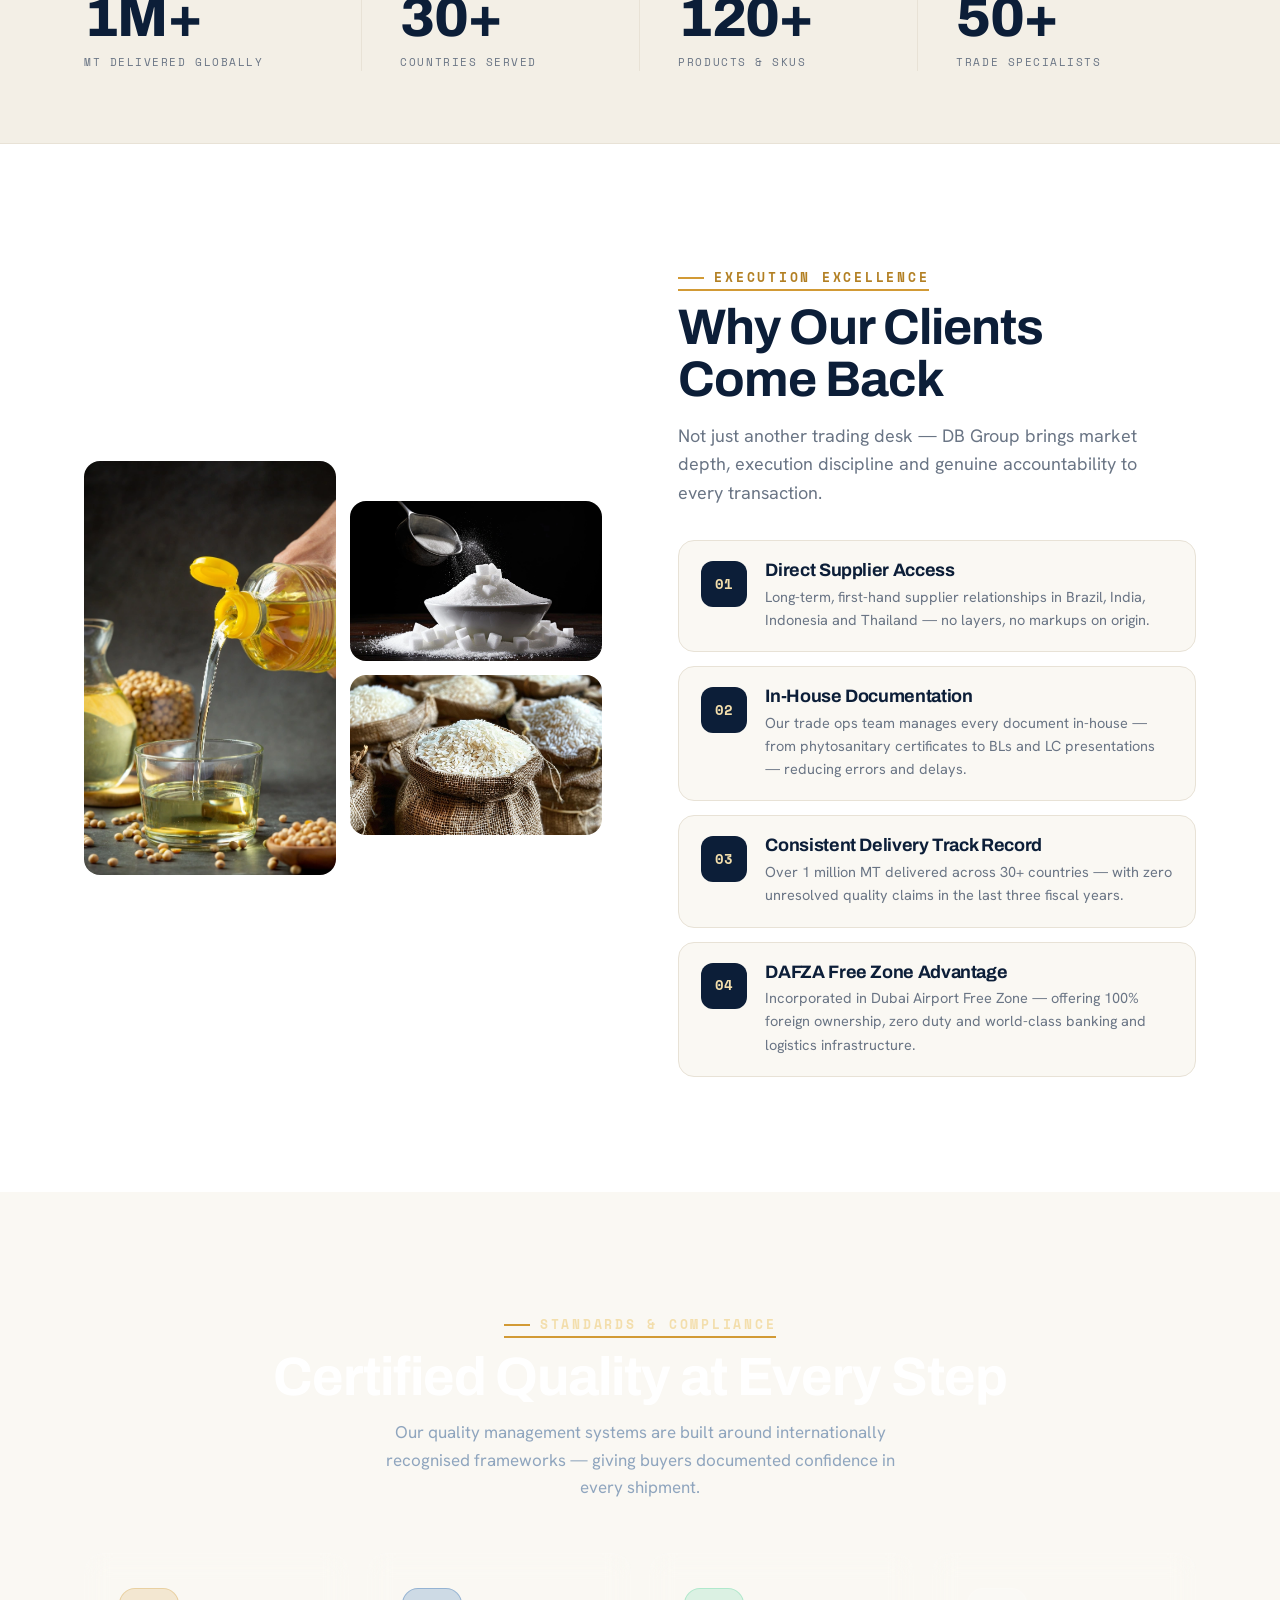
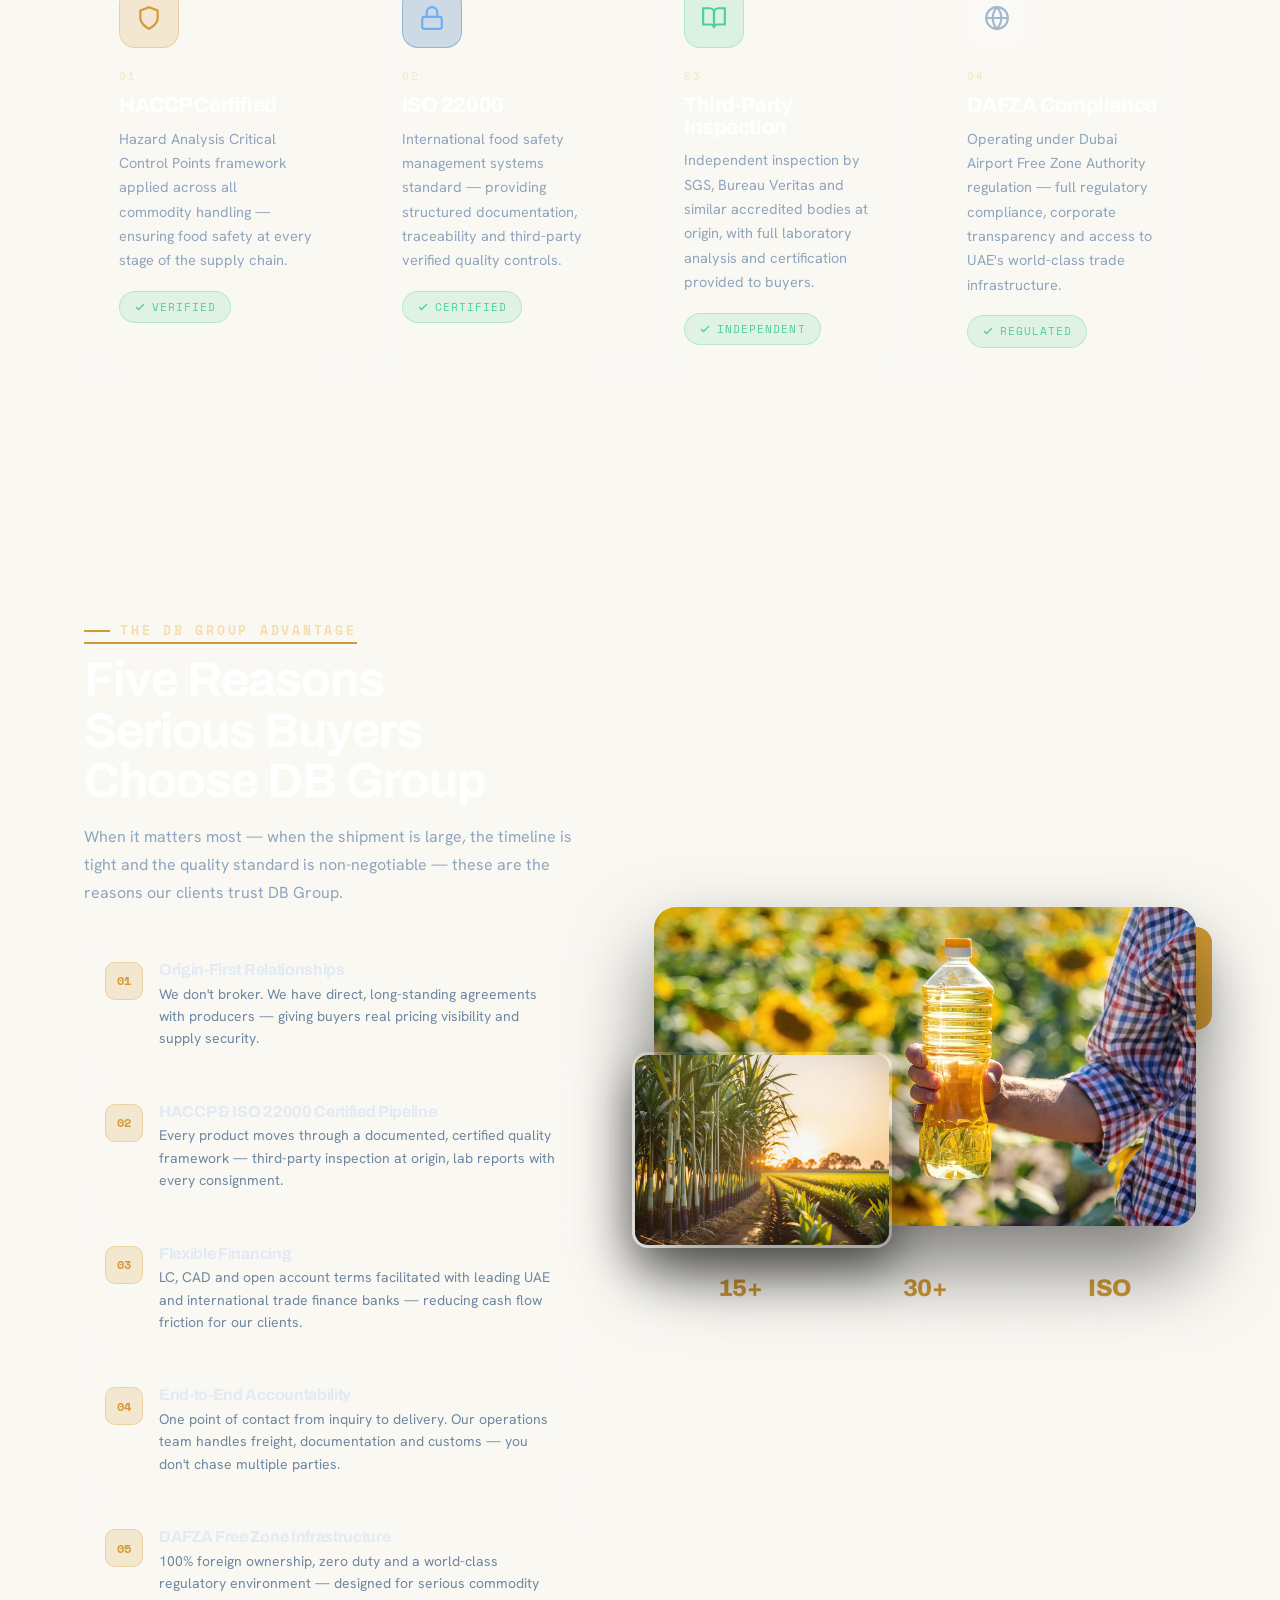
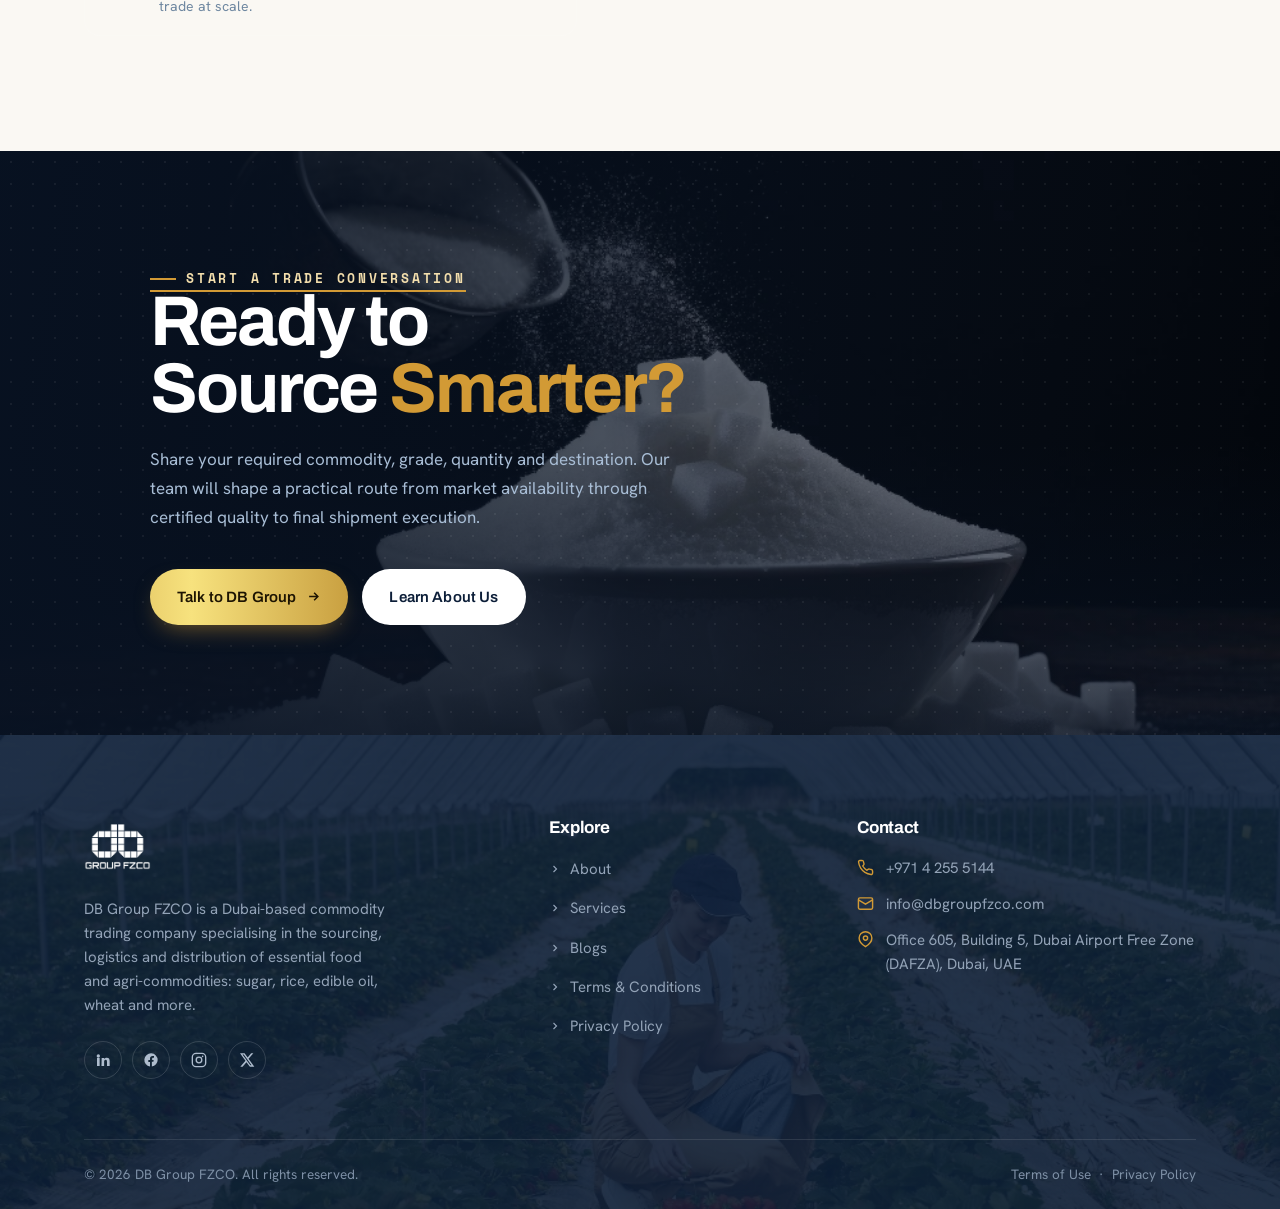
<file: services.html>
﻿<!DOCTYPE html>
<html lang="en">
<head>
<meta charset="UTF-8" />
<meta name="viewport" content="width=device-width, initial-scale=1.0" />
<link rel="icon" type="image/x-icon" href="assets/images/favicon.ico" />
<link rel="apple-touch-icon" href="assets/images/favicon.ico" />
<title>Services | DB Group FZCO</title>
<link rel="preconnect" href="https://fonts.googleapis.com" />
<link rel="preconnect" href="https://fonts.gstatic.com" crossorigin />
<link href="https://fonts.googleapis.com/css2?family=Archivo:wght@400;500;600;700;800;900&family=Hanken+Grotesk:wght@400;500;600;700&family=Space+Mono:wght@400;700&display=swap" rel="stylesheet" />
<link rel="stylesheet" href="assets/css/styles.css" />
<style>

/* ============================================================
   SERVICES PAGE — pro-level redesign
   ============================================================ */

/* ---- Breadcrumb ---- */
.breadcrumb {
  display: flex; align-items: center; gap: 8px;
  font-family: var(--font-mono); font-size: 12px;
  letter-spacing: .14em; text-transform: uppercase;
  color: rgba(255,255,255,.44); margin-bottom: 18px;
}
.breadcrumb a { color: rgba(255,255,255,.44); transition: color .2s; }
.breadcrumb a:hover { color: var(--gold-soft); }
.breadcrumb svg { width: 12px; height: 12px; opacity: .44; }

/* ============================================================
   1. HERO
   ============================================================ */
.svc-hero {
  position: relative;
  min-height: min(860px, 96vh);
  display: flex;
  flex-direction: column;
  justify-content: flex-end;
  overflow: hidden;
  background: #081222;
  isolation: isolate;
}

.svc-hero__bg {
  position: absolute; inset: 0; z-index: -3; overflow: hidden;
  animation: svcZoom 20s ease-out forwards;
  transform-origin: center center;
}
.svc-hero__bg img {
  width: 100%; height: 115%; object-fit: cover; object-position: center 30%;
  will-change: transform;
}
.svc-hero__shade {
  position: absolute; inset: 0; z-index: -2;
  background:
    linear-gradient(105deg, rgba(8,18,34,.97) 0%, rgba(8,18,34,.78) 42%, rgba(8,18,34,.28) 78%, rgba(8,18,34,.12) 100%),
    linear-gradient(0deg, rgba(8,18,34,.94) 0%, rgba(8,18,34,0) 48%);
}
.svc-hero__grain {
  position: absolute; inset: 0; z-index: -1; opacity: .18;
  background-image: radial-gradient(rgba(255,255,255,.5) 1px, transparent 1.4px);
  background-size: 22px 22px;
}
/* Animated gold line at bottom */
.svc-hero::after {
  content: ""; position: absolute; bottom: 0; left: 0; right: 0;
  height: 3px; z-index: 5;
  background: linear-gradient(90deg, var(--primary), var(--gold), var(--primary));
  background-size: 300%;
  animation: ctaGrad 7s ease infinite;
}

.svc-hero__inner {
  position: relative; z-index: 2;
  padding-block: clamp(100px,13vw,160px) clamp(50px,7vw,80px);
  display: grid;
  grid-template-columns: 1fr 420px;
  gap: clamp(40px, 6vw, 96px);
  align-items: end;
  margin-inline-start: 6vw;
}

/* Left text */
.svc-hero h1 {
  color: #fff;
  font-size: clamp(26px, 3.6vw, 48px);
  line-height: 1.08;
  font-weight: 900;
  letter-spacing: -.03em;
  max-width: 16ch;
  margin-top: 16px;
}
.svc-hero h1 em { font-style: normal; color: var(--gold); }
.svc-hero h1 .outline {
  -webkit-text-stroke: 2px rgba(255,255,255,.5);
  color: transparent;
}
.svc-hero .lede {
  color: #a8bdd5;
  margin-top: 24px;
  font-size: clamp(15px, 1.5vw, 18px);
  max-width: 50ch;
  line-height: 1.72;
}
.svc-hero__actions { display: flex; gap: 14px; flex-wrap: wrap; margin-top: 34px; }

/* Scroll cue */
.scroll-cue {
  display: inline-flex; align-items: center; gap: 9px;
  font-family: var(--font-mono); font-size: 11px;
  letter-spacing: .2em; text-transform: uppercase;
  color: rgba(255,255,255,.36);
  margin-top: 38px;
}
.scroll-cue-line {
  width: 32px; height: 1px; background: rgba(255,255,255,.24);
}
.scroll-cue svg { width: 14px; height: 14px; animation: scrollBounce 2s ease-in-out infinite; }
@keyframes scrollBounce { 0%,100%{transform:translateY(0)} 50%{transform:translateY(5px)} }

/* Right panel */
.svc-hero__panel {
  color: #fff;
  background: rgba(255,255,255,.07);
  border: 1px solid rgba(255,255,255,.14);
  backdrop-filter: blur(20px) saturate(1.4);
  border-radius: 22px;
  padding: clamp(22px,3vw,34px);
  box-shadow: 0 32px 80px rgba(0,0,0,.3);
  position: relative; overflow: hidden;
  transition: transform .45s cubic-bezier(.16,1,.3,1), border-color .4s, background .4s;
  animation: floatY 5.5s ease-in-out infinite 0.8s;
}
.svc-hero__panel::before {
  content: ""; position: absolute; inset: -1px;
  background: linear-gradient(120deg, transparent 0%, rgba(255,255,255,.18) 34%, transparent 58%);
  transform: translateX(-130%);
  transition: transform 1s cubic-bezier(.16,1,.3,1);
  pointer-events: none;
}
.svc-hero__panel:hover { transform: translateY(-8px) scale(1.01); border-color: rgba(210,154,53,.4); background: rgba(255,255,255,.1); }
.svc-hero__panel:hover::before { transform: translateX(130%); }

.panel-head {
  display: flex; align-items: center; justify-content: space-between;
  margin-bottom: 18px;
}
.panel-head .ph-label {
  font-family: var(--font-mono); font-size: 10.5px;
  letter-spacing: .22em; text-transform: uppercase; color: var(--gold);
}
.panel-live {
  display: flex; align-items: center; gap: 5px;
  font-family: var(--font-mono); font-size: 10px;
  letter-spacing: .1em; text-transform: uppercase; color: rgba(255,255,255,.38);
}
.live-dot {
  width: 7px; height: 7px; border-radius: 50%;
  background: #4ecf96;
  box-shadow: 0 0 0 3px rgba(78,207,150,.25);
  animation: pulseDot 2s ease-in-out infinite;
}
@keyframes pulseDot { 0%,100%{box-shadow:0 0 0 3px rgba(78,207,150,.25)} 50%{box-shadow:0 0 0 6px rgba(78,207,150,.08)} }

.panel-stat-row {
  display: grid; grid-template-columns: 1fr 1fr;
  gap: 1px; background: rgba(255,255,255,.1);
  border-radius: 14px; overflow: hidden; margin-bottom: 18px;
}
.ps {
  background: rgba(8,18,34,.55); padding: 16px 18px;
  display: flex; flex-direction: column; gap: 4px;
}
.ps-val { font-family: var(--font-display); font-weight: 800; font-size: 26px; color: var(--gold-soft); line-height: 1; letter-spacing: -.02em; }
.ps-lab { font-family: var(--font-mono); font-size: 10px; letter-spacing: .16em; text-transform: uppercase; color: rgba(255,255,255,.38); }

.panel-divider { height: 1px; background: rgba(255,255,255,.1); margin-block: 16px; }

.panel-tags { display: flex; flex-wrap: wrap; gap: 7px; }
.panel-tag {
  font-family: var(--font-mono); font-size: 10.5px; letter-spacing: .12em; text-transform: uppercase;
  padding: 6px 13px; border-radius: 999px;
  background: rgba(255,255,255,.08); border: 1px solid rgba(255,255,255,.12);
  color: rgba(255,255,255,.6);
  transition: background .2s, border-color .2s, color .2s;
}
.panel-tag:hover { background: var(--gold); border-color: var(--gold); color: #1d1402; }

/* Hero bottom stats bar */
.svc-hero-statsbar {
  position: relative; z-index: 3;
  background: rgba(8,18,34,.72);
  backdrop-filter: blur(14px);
  border-top: 1px solid rgba(255,255,255,.1);
}
.statsbar-inner {
  display: flex; align-items: stretch;
  padding-block: 0;
  min-height: 72px;
}
.sb-item {
  flex: 1; display: flex; align-items: center; gap: 13px;
  padding: 14px clamp(14px,3vw,36px);
  border-right: 1px solid rgba(255,255,255,.1);
  transition: background .25s;
}
.sb-item:last-child { border-right: none; }
.sb-item:hover { background: rgba(255,255,255,.06); }
.sb-ico {
  width: 36px; height: 36px; flex: none;
  border-radius: 10px; background: rgba(210,154,53,.15);
  border: 1px solid rgba(210,154,53,.22);
  display: grid; place-items: center; color: var(--gold);
}
.sb-ico svg { width: 17px; height: 17px; }
.sb-val { font-family: var(--font-display); font-weight: 800; font-size: 20px; color: #fff; line-height: 1; }
.sb-lab { font-family: var(--font-mono); font-size: 10px; letter-spacing: .14em; text-transform: uppercase; color: rgba(255,255,255,.38); margin-top: 3px; }

@media (max-width: 1000px) { .svc-hero__inner { grid-template-columns: 1fr; } .svc-hero__panel { display: none; } }
@media (max-width: 640px) {
  .statsbar-inner { flex-wrap: wrap; }
  .sb-item { min-width: 50%; border-top: 1px solid rgba(255,255,255,.08); }
  .sb-item:nth-child(odd) { border-right: 1px solid rgba(255,255,255,.1); }
  .sb-item:nth-child(1), .sb-item:nth-child(2) { border-top: none; }
}

/* ============================================================
   2. VALUE STRIP
   ============================================================ */
.value-strip {
  margin-top: 0; position: relative; z-index: 3;
  background: var(--surface);
  border-bottom: 1px solid var(--line-soft);
}
.value-strip-grid {
  display: grid;
  grid-template-columns: repeat(4, 1fr);
}
.vs-item {
  padding: clamp(24px,3vw,36px) clamp(20px,2.5vw,32px);
  border-right: 1px solid var(--line-soft);
  position: relative; overflow: hidden;
  transition: background .3s, transform .35s cubic-bezier(.16,1,.3,1), box-shadow .35s;
  cursor: default;
}
.vs-item:last-child { border-right: none; }
.vs-item::after {
  content: ""; position: absolute;
  bottom: 0; left: 0; right: 0; height: 3px;
  background: linear-gradient(90deg, var(--primary), var(--gold));
  transform: scaleX(0); transform-origin: left;
  transition: transform .45s cubic-bezier(.16,1,.3,1);
}
.vs-item:hover { background: var(--paper-2); transform: translateY(-5px); box-shadow: 0 18px 36px rgba(12,30,56,.1); }
.vs-item:hover::after { transform: scaleX(1); }
.vs-item > * { position: relative; }

.vs-icon {
  width: 52px; height: 52px;
  border-radius: 14px;
  display: grid; place-items: center;
  margin-bottom: 16px;
  transition: transform .35s cubic-bezier(.16,1,.3,1);
}
.vs-item:hover .vs-icon { transform: rotate(-6deg) scale(1.1); }
.vs-icon.blue { background: #eaf1fa; color: var(--primary); }
.vs-icon.gold { background: #fdf3e0; color: var(--gold-d); }
.vs-icon.navy { background: #e5eaf2; color: var(--navy); }
.vs-icon.green { background: #e4f5ec; color: #1a8a5b; }
.vs-icon svg { width: 24px; height: 24px; }
.vs-num { font-family: var(--font-mono); font-size: 10.5px; letter-spacing: .2em; text-transform: uppercase; color: var(--muted); margin-bottom: 8px; }
.vs-item h3 { font-size: 20px; }
.vs-item p { color: var(--muted); font-size: 14.5px; margin-top: 8px; line-height: 1.62; }

@media (max-width: 860px) { .value-strip-grid { grid-template-columns: repeat(2,1fr); } .vs-item:nth-child(2) { border-right: none; } }
@media (max-width: 520px) { .value-strip-grid { grid-template-columns: 1fr; } .vs-item { border-right: none; border-bottom: 1px solid var(--line-soft); } }

/* ============================================================
   3. BENTO SERVICE GRID
   ============================================================ */
.bento-section { background: var(--paper); }
.bento-head { margin-bottom: 52px; }
.bento-head-grid { display: grid; grid-template-columns: 1fr auto; align-items: end; gap: 32px; }
.bento-head h2 { font-size: clamp(32px,4.8vw,60px); margin-top: 14px; }
.bento-head p { color: var(--muted); font-size: 17px; max-width: 44ch; }
.bento-head-right { text-align: right; }
.bento-head-right .mini-stat { font-family: var(--font-mono); font-size: 11px; letter-spacing: .18em; text-transform: uppercase; color: var(--muted); }
.bento-head-right .mini-stat b { font-family: var(--font-display); font-size: 36px; color: var(--gold-d); display: block; font-weight: 800; letter-spacing: -.03em; line-height: 1; margin-bottom: 4px; }

.bento-grid {
  display: grid;
  grid-template-columns: 1.4fr 1fr 1fr;
  grid-template-rows: 300px 300px;
  gap: 18px;
}
.bento-card {
  border-radius: 20px; overflow: hidden;
  position: relative; color: #fff;
  display: flex; align-items: flex-end;
  box-shadow: var(--shadow);
  transition: transform .42s cubic-bezier(.16,1,.3,1), box-shadow .42s;
  cursor: pointer;
  isolation: isolate;
}
.bento-card:hover { transform: translateY(-8px); box-shadow: 0 36px 72px rgba(8,18,34,.22); }
.bento-card.tall { grid-row: span 2; }
.bento-card img {
  position: absolute; inset: 0;
  width: 100%; height: 100%; object-fit: cover;
  transition: transform .85s cubic-bezier(.16,1,.3,1), filter .5s;
  z-index: -2;
}
.bento-card:hover img { transform: scale(1.08); filter: saturate(1.1); }
.bento-card::before {
  content: ""; position: absolute; inset: 0; z-index: -1;
  background: linear-gradient(0deg, rgba(8,18,34,.9) 0%, rgba(8,18,34,.3) 52%, rgba(8,18,34,.0) 100%);
  transition: opacity .4s;
}
.bento-card:hover::before { opacity: .88; }
/* Expanding bottom line */
.bento-card::after {
  content: ""; position: absolute;
  bottom: 0; left: 24px; right: 24px; height: 2px;
  background: linear-gradient(90deg, var(--gold), var(--primary));
  transform: scaleX(0); transform-origin: left;
  transition: transform .5s cubic-bezier(.16,1,.3,1);
  z-index: 2;
}
.bento-card:hover::after { transform: scaleX(1); }

.bento-body {
  padding: clamp(20px,3vw,32px);
  position: relative; z-index: 1;
  transform: translateY(6px);
  transition: transform .42s cubic-bezier(.16,1,.3,1);
  width: 100%;
}
.bento-card:hover .bento-body { transform: translateY(0); }
.bento-tag {
  font-family: var(--font-mono); font-size: 10.5px;
  letter-spacing: .18em; text-transform: uppercase;
  color: var(--gold-soft); margin-bottom: 10px;
  display: flex; align-items: center; gap: 7px;
}
.bento-tag::before { content:""; width:18px; height:1px; background:var(--gold); }
.bento-body h3 { font-size: clamp(18px,2.2vw,28px); color: #fff; line-height: 1.1; }
.bento-body p { color: #c8d6e6; font-size: 14.5px; margin-top: 9px; max-width: 36ch; line-height: 1.65; }
.bento-arrow {
  display: inline-flex; align-items: center; gap: 7px;
  margin-top: 14px;
  font-family: var(--font-display); font-weight: 600; font-size: 13px;
  color: var(--gold-soft); opacity: 0;
  transform: translateY(8px);
  transition: opacity .35s .1s, transform .35s .1s;
}
.bento-card:hover .bento-arrow { opacity: 1; transform: translateY(0); }

.bento-card.wide { grid-column: span 2; }

@media (max-width: 980px) {
  .bento-grid { grid-template-columns: 1fr 1fr; grid-template-rows: auto; }
  .bento-card.tall { grid-row: auto; }
  .bento-card { min-height: 260px; }
  .bento-head-grid { grid-template-columns: 1fr; }
  .bento-head-right { text-align: left; }
}
@media (max-width: 560px) {
  .bento-grid { grid-template-columns: 1fr; }
  .bento-card.wide { grid-column: span 1; }
  .bento-card { min-height: 220px; }
}

/* ============================================================
   4. COMMODITY LANES
   ============================================================ */
.commodities-section { background: var(--paper-2); }
.commodity-grid {
  display: grid;
  grid-template-columns: repeat(3, 1fr);
  gap: 22px;
}
.commodity-card {
  background: #fff;
  border-radius: 22px;
  overflow: hidden;
  border: 1px solid var(--line-soft);
  box-shadow: var(--shadow-sm);
  display: flex; flex-direction: column;
  transition: transform .38s cubic-bezier(.16,1,.3,1), box-shadow .38s;
}
.commodity-card:hover { transform: translateY(-10px); box-shadow: 0 32px 64px rgba(8,18,34,.16); }

.commodity-img {
  height: 240px; position: relative; overflow: hidden;
}
.commodity-img img { width: 100%; height: 100%; object-fit: cover; display: block; transition: transform .75s cubic-bezier(.16,1,.3,1); }
.commodity-card:hover .commodity-img img { transform: scale(1.08); }
.commodity-img-overlay {
  position: absolute; inset: 0;
  background: linear-gradient(0deg, rgba(8,18,34,.55) 0%, rgba(8,18,34,0) 55%);
}
.commodity-badge {
  position: absolute; bottom: 16px; left: 16px;
  display: flex; align-items: center; gap: 7px;
  background: rgba(8,18,34,.72); backdrop-filter: blur(8px);
  border: 1px solid rgba(255,255,255,.14);
  border-radius: 999px; padding: 7px 13px;
}
.commodity-badge-dot { width: 7px; height: 7px; border-radius: 50%; flex: none; }
.commodity-badge span { font-family: var(--font-mono); font-size: 10.5px; letter-spacing: .1em; text-transform: uppercase; color: rgba(255,255,255,.8); }

.commodity-body { padding: 24px 24px 28px; flex: 1; display: flex; flex-direction: column; }
.commodity-body h3 { font-size: 24px; }
.commodity-body p { color: var(--muted); font-size: 15px; margin-top: 10px; line-height: 1.7; flex: 1; }

.commodity-specs {
  display: grid; grid-template-columns: 1fr 1fr;
  gap: 8px; margin-top: 18px;
}
.spec-item {
  background: var(--paper-2); border-radius: 10px; padding: 10px 12px;
  border: 1px solid var(--line);
  transition: background .2s, border-color .2s;
}
.commodity-card:hover .spec-item { background: #fff; border-color: var(--line-soft); }
.spec-label { font-family: var(--font-mono); font-size: 10px; letter-spacing: .16em; text-transform: uppercase; color: var(--muted); }
.spec-val { font-family: var(--font-display); font-weight: 700; font-size: 14px; color: var(--ink); margin-top: 3px; }

.commodity-footer {
  display: flex; align-items: center; justify-content: space-between;
  margin-top: 18px; padding-top: 16px;
  border-top: 1px solid var(--line-soft);
}
.commodity-tags { display: flex; gap: 6px; flex-wrap: wrap; }
.commodity-tag {
  font-family: var(--font-mono); font-size: 10px;
  letter-spacing: .12em; text-transform: uppercase;
  padding: 5px 10px; border-radius: 999px;
  background: var(--paper-2); border: 1px solid var(--line);
  color: var(--muted);
  transition: background .22s, color .22s, border-color .22s;
}
.commodity-card:hover .commodity-tag { background: var(--navy); border-color: var(--navy); color: var(--gold-soft); }
.commodity-card:hover .commodity-tag:nth-child(2) { transition-delay: .04s; }
.commodity-card:hover .commodity-tag:nth-child(3) { transition-delay: .08s; }

.commodity-arrow {
  width: 36px; height: 36px; border-radius: 50%;
  border: 1.5px solid var(--line); background: #fff;
  display: grid; place-items: center; color: var(--muted);
  transition: background .22s, border-color .22s, color .22s, transform .28s;
  flex: none;
}
.commodity-arrow svg { width: 15px; height: 15px; }
.commodity-card:hover .commodity-arrow { background: var(--primary); border-color: var(--primary); color: #fff; transform: rotate(-45deg); }

@media (max-width: 900px) { .commodity-grid { grid-template-columns: 1fr; } }

/* ============================================================
   5. PROCESS TIMELINE (horizontal)
   ============================================================ */
.process-section { background: var(--navy); position: relative; overflow: hidden; }
.process-section::before {
  content: ""; position: absolute; inset: 0;
  background-image: radial-gradient(rgba(210,154,53,.1) 1px, transparent 1.5px);
  background-size: 24px 24px;
}
.process-head { text-align: center; max-width: 640px; margin-inline: auto; margin-bottom: 56px; position: relative; }
.process-head h2 { color: #fff; font-size: clamp(28px,4vw,52px); margin-top: 14px; }
.process-head p { color: #8fa3bc; margin-top: 14px; font-size: 17px; }

.process-timeline {
  display: grid;
  grid-template-columns: repeat(5, 1fr);
  position: relative;
}
/* Connecting line */
.process-timeline::before {
  content: ""; position: absolute;
  top: 36px; left: calc(10% + 18px); right: calc(10% + 18px);
  height: 2px;
  background: linear-gradient(90deg, var(--gold), var(--primary), var(--gold));
  z-index: 0;
}
.process-step {
  display: flex; flex-direction: column; align-items: center;
  text-align: center; padding-inline: 12px; position: relative; z-index: 1;
  cursor: default;
}
.ps-circle {
  width: 72px; height: 72px;
  border-radius: 50%;
  background: var(--navy-2);
  border: 2px solid rgba(255,255,255,.12);
  display: grid; place-items: center;
  color: var(--gold);
  margin-bottom: 20px;
  position: relative;
  transition: background .35s, border-color .35s, transform .35s cubic-bezier(.16,1,.3,1), box-shadow .35s;
  box-shadow: 0 0 0 0 rgba(210,154,53,0);
}
.ps-circle svg { width: 26px; height: 26px; }
.ps-circle .ps-num {
  position: absolute; top: -6px; right: -6px;
  width: 22px; height: 22px; border-radius: 50%;
  background: var(--gold); color: #1d1402;
  font-family: var(--font-mono); font-weight: 700; font-size: 10px;
  display: grid; place-items: center;
}
.process-step:hover .ps-circle {
  background: rgba(210,154,53,.18);
  border-color: var(--gold);
  transform: scale(1.12);
  box-shadow: 0 0 0 8px rgba(210,154,53,.1);
}
.process-step h4 { font-family: var(--font-display); font-weight: 700; font-size: 16px; color: #e2eaf3; }
.process-step p { color: #6e87a0; font-size: 13.5px; margin-top: 7px; line-height: 1.6; max-width: 16ch; margin-inline: auto; }

@media (max-width: 900px) {
  .process-timeline { grid-template-columns: 1fr 1fr; gap: 32px; }
  .process-timeline::before { display: none; }
}
@media (max-width: 520px) { .process-timeline { grid-template-columns: 1fr; } }

/* ============================================================
   6. STATS BAND
   ============================================================ */
.stats-band { background: var(--paper-2); border-block: 1px solid var(--line); }
.stats-band-grid {
  display: grid; grid-template-columns: repeat(4,1fr);
  padding-block: clamp(44px,6vw,72px);
}
.sband-stat {
  padding-inline: clamp(16px,3vw,44px); text-align: left;
  position: relative;
  border-right: 1px solid var(--line);
}
.sband-stat:first-child { padding-left: 0; }
.sband-stat:last-child { border-right: none; }
.sband-ico {
  width: 52px; height: 52px; border-radius: 14px;
  background: var(--paper); border: 1px solid var(--line);
  display: grid; place-items: center; color: var(--gold-d);
  margin-bottom: 16px;
  transition: transform .35s cubic-bezier(.16,1,.3,1), background .3s;
}
.sband-ico svg { width: 22px; height: 22px; }
.sband-stat:hover .sband-ico { transform: rotate(-8deg) scale(1.1); background: var(--gold-soft); }
.sband-val { font-family: var(--font-display); font-weight: 800; font-size: clamp(36px,5vw,56px); color: var(--ink); letter-spacing: -.03em; line-height: 1; }
.sband-val .unit { color: var(--gold-d); }
.sband-lab { font-family: var(--font-mono); font-size: 11px; letter-spacing: .14em; text-transform: uppercase; color: var(--muted); margin-top: 8px; }

@media (max-width: 760px) { .stats-band-grid { grid-template-columns: 1fr 1fr; row-gap: 36px; } .sband-stat:nth-child(even) { border-right: none; } .sband-stat:nth-child(1), .sband-stat:nth-child(2) { } }

/* ============================================================
   7. FLOW SECTION (gallery + steps)
   ============================================================ */
.flow-section { background: var(--surface); }
.flow-wrap {
  display: grid;
  grid-template-columns: 1fr 1fr;
  gap: clamp(36px,6vw,88px);
  align-items: center;
}
.flow-gallery {
  display: grid;
  grid-template-columns: 1fr 1fr;
  grid-template-rows: 200px 200px;
  gap: 14px;
}
.fg-cell {
  border-radius: 16px; overflow: hidden;
  position: relative;
}
.fg-cell img { width: 100%; height: 100%; object-fit: cover; display: block; transition: transform .65s cubic-bezier(.16,1,.3,1); }
.fg-cell:hover img { transform: scale(1.07); }
.fg-cell.tall { grid-row: span 2; }
.fg-cell.offset { margin-top: 40px; }
.fg-cell.offset-up { margin-bottom: 40px; }

.flow-steps-list { display: grid; gap: 14px; margin-top: 32px; }
.flow-step {
  display: flex; gap: 18px; align-items: flex-start;
  padding: 20px 22px;
  border-radius: 16px;
  border: 1.5px solid var(--line);
  background: var(--paper);
  transition: transform .3s cubic-bezier(.16,1,.3,1), background .3s, box-shadow .3s, border-color .3s;
  position: relative; overflow: hidden;
}
.flow-step::before {
  content: ""; position: absolute;
  left: 0; top: 0; bottom: 0; width: 4px;
  background: linear-gradient(180deg, var(--primary), var(--gold));
  transform: scaleY(0); transform-origin: top;
  transition: transform .42s cubic-bezier(.16,1,.3,1);
}
.flow-step:hover { transform: translateX(8px); background: #fff; box-shadow: var(--shadow); border-color: transparent; }
.flow-step:hover::before { transform: scaleY(1); }
.fs-num {
  width: 46px; height: 46px; flex: none; border-radius: 12px;
  background: var(--navy); color: var(--gold-soft);
  display: grid; place-items: center;
  font-family: var(--font-mono); font-weight: 700; font-size: 14px;
  transition: transform .35s cubic-bezier(.16,1,.3,1), background .3s;
}
.flow-step:hover .fs-num { transform: rotate(-6deg) scale(1.1); background: var(--gold); color: #20180a; }
.fs-body h4 { font-size: 18px; }
.fs-body p { color: var(--muted); font-size: 14.5px; margin-top: 5px; }

@media (max-width: 880px) { .flow-wrap { grid-template-columns: 1fr; } .flow-gallery { display: none; } }

/* ============================================================
   8. CERTIFICATIONS / ASSURANCE
   ============================================================ */
.cert-section {
  background:
    linear-gradient(rgba(8,18,34,.88), rgba(8,18,34,.88)),
    url('assets/images/services/2152020382.webp') center/cover no-repeat;
  background-attachment: fixed;
}
.cert-grid {
  display: grid; grid-template-columns: repeat(4,1fr);
  gap: 18px; margin-top: 52px;
}
.cert-card {
  background: rgba(255,255,255,.07);
  border: 1px solid rgba(255,255,255,.12);
  border-radius: 20px; padding: clamp(22px,3vw,34px);
  backdrop-filter: blur(12px);
  position: relative; overflow: hidden;
  transition: transform .4s cubic-bezier(.16,1,.3,1), background .4s, border-color .4s, box-shadow .4s;
}
.cert-card::before {
  content: ""; position: absolute; inset: 0;
  background: radial-gradient(circle at 20% 20%, rgba(210,154,53,.22), transparent 50%);
  opacity: 0; transition: opacity .4s;
}
.cert-card:hover {
  transform: translateY(-10px);
  background: rgba(255,255,255,.11);
  border-color: rgba(210,154,53,.35);
  box-shadow: 0 30px 60px rgba(0,0,0,.3);
}
.cert-card:hover::before { opacity: 1; }
.cert-card > * { position: relative; }
.cert-icon {
  width: 60px; height: 60px; border-radius: 16px;
  display: grid; place-items: center;
  margin-bottom: 20px;
  transition: transform .35s cubic-bezier(.16,1,.3,1);
}
.cert-card:hover .cert-icon { transform: rotate(-8deg) scale(1.1); }
.ci-gold  { background: rgba(210,154,53,.18); color: var(--gold); border: 1px solid rgba(210,154,53,.3); }
.ci-blue  { background: rgba(26,95,168,.2);   color: #6ab0f5; border: 1px solid rgba(26,95,168,.3); }
.ci-green { background: rgba(78,207,150,.18); color: #4ecf96; border: 1px solid rgba(78,207,150,.3); }
.ci-navy  { background: rgba(255,255,255,.1); color: #a0b8d0; border: 1px solid rgba(255,255,255,.14); }
.cert-icon svg { width: 26px; height: 26px; }
.cert-card .cert-num { font-family: var(--font-mono); font-size: 10.5px; letter-spacing: .2em; text-transform: uppercase; color: var(--gold-soft); opacity: .7; margin-bottom: 10px; }
.cert-card h3 { color: #fff; font-size: 21px; }
.cert-card p { color: #8fa5be; font-size: 14.5px; margin-top: 10px; line-height: 1.68; }
.cert-card .cert-badge {
  display: inline-flex; align-items: center; gap: 6px;
  margin-top: 18px; padding: 7px 14px; border-radius: 999px;
  background: rgba(78,207,150,.15); border: 1px solid rgba(78,207,150,.3);
  font-family: var(--font-mono); font-size: 10.5px; letter-spacing: .1em;
  text-transform: uppercase; color: #4ecf96;
}
.cert-badge svg { width: 12px; height: 12px; }

@media (max-width: 900px) { .cert-grid { grid-template-columns: repeat(2,1fr); } .cert-section { background-attachment: scroll; } }
@media (max-width: 520px) { .cert-grid { grid-template-columns: 1fr; } }

/* ============================================================
   9. WHY CHOOSE DB GROUP (dark parallax)
   ============================================================ */
.why-section {
  background:
    linear-gradient(105deg, rgba(8,18,34,.96) 0%, rgba(8,18,34,.88) 55%, rgba(8,18,34,.78) 100%),
    url('assets/images/about/2151711706.webp') center/cover no-repeat;
  background-attachment: fixed;
}
.why-layout {
  display: grid;
  grid-template-columns: 1fr 1.1fr;
  gap: clamp(40px,6vw,100px);
  align-items: center;
}
.why-text h2 { color: #fff; font-size: clamp(28px,3.8vw,50px); margin-top: 14px; }
.why-text p { color: #8fa5be; margin-top: 18px; font-size: 17px; line-height: 1.75; }

.why-list { margin-top: 36px; display: grid; gap: 16px; }
.why-item {
  display: flex; gap: 16px; align-items: flex-start;
  padding: 18px 20px;
  border-radius: 16px;
  background: rgba(255,255,255,.05);
  border: 1px solid rgba(255,255,255,.08);
  transition: background .3s, border-color .3s, transform .3s;
}
.why-item:hover { background: rgba(255,255,255,.09); border-color: rgba(210,154,53,.3); transform: translateX(6px); }
.wi-num {
  width: 38px; height: 38px; flex: none;
  border-radius: 10px; background: rgba(210,154,53,.18);
  border: 1px solid rgba(210,154,53,.28);
  display: grid; place-items: center;
  font-family: var(--font-mono); font-weight: 700; font-size: 12px;
  color: var(--gold);
}
.wi-body h4 { font-family: var(--font-display); font-weight: 700; font-size: 16px; color: #e2eaf3; }
.wi-body p { color: #6e87a0; font-size: 14px; margin-top: 4px; line-height: 1.6; }

.why-visual { position: relative; }
.why-img-stack { position: relative; }
.why-img-main { border-radius: 22px; overflow: hidden; box-shadow: 0 40px 80px rgba(0,0,0,.5); }
.why-img-main img { width: 100%; display: block; }
.why-img-float {
  position: absolute; bottom: -22px; left: -22px;
  width: 48%; border-radius: 16px; overflow: hidden;
  box-shadow: 0 20px 50px rgba(0,0,0,.55);
  border: 3px solid rgba(255,255,255,.1);
}
.why-img-float img { width: 100%; display: block; }
.why-cert-badge {
  position: absolute; top: 20px; right: -16px;
  background: var(--gold); color: #1d1402;
  border-radius: 16px; padding: 16px 20px;
  font-family: var(--font-display); font-weight: 700; font-size: 13px;
  box-shadow: var(--shadow-lg); display: flex; flex-direction: column;
  align-items: center; gap: 5px; text-align: center;
  animation: floatY 4.5s ease-in-out infinite 1s;
}
.why-cert-badge svg { width: 22px; height: 22px; }

.why-stat-row {
  display: grid; grid-template-columns: repeat(3,1fr);
  gap: 12px; margin-top: 28px;
}
.wsr-item {
  background: rgba(255,255,255,.07); border: 1px solid rgba(255,255,255,.1);
  border-radius: 12px; padding: 14px 16px; text-align: center;
}
.wsr-val { font-family: var(--font-display); font-weight: 800; font-size: 24px; color: var(--gold); letter-spacing: -.02em; }
.wsr-lab { font-family: var(--font-mono); font-size: 10px; letter-spacing: .14em; text-transform: uppercase; color: rgba(255,255,255,.38); margin-top: 3px; }

@media (max-width: 900px) {
  .why-layout { grid-template-columns: 1fr; }
  .why-visual { margin-top: 36px; overflow: hidden; }
  .why-img-float { width: 36%; left: 0; }
  .why-cert-badge { top: 14px; right: 0; }
  .why-section { background-attachment: scroll; }
}

/* ============================================================
   10. FULL-BLEED IMAGE CTA
   ============================================================ */
.image-cta {
  position: relative; min-height: 560px;
  display: flex; align-items: center;
  overflow: hidden; isolation: isolate;
  color: #fff;
}
.image-cta img {
  position: absolute; inset: 0; width: 100%; height: 100%;
  object-fit: cover; z-index: -2;
  transition: transform 1.2s cubic-bezier(.16,1,.3,1);
}
.image-cta:hover img { transform: scale(1.04); }
.image-cta::before {
  content: ""; position: absolute; inset: 0; z-index: -1;
  background:
    linear-gradient(100deg, rgba(8,18,34,.96) 0%, rgba(8,18,34,.72) 50%, rgba(8,18,34,.34) 100%),
    linear-gradient(0deg, rgba(8,18,34,.7) 0%, transparent 50%);
}
/* Dot grid texture */
.image-cta::after {
  content: ""; position: absolute; inset: 0; z-index: -1; opacity: .12;
  background-image: radial-gradient(rgba(255,255,255,.5) 1px, transparent 1.4px);
  background-size: 22px 22px;
}
.image-cta .wrap { padding-left: clamp(58px, 12vw, 150px); margin-left: 0; }
.image-cta__inner { padding-block: clamp(70px,9vw,110px); max-width: 680px; }
.image-cta h2 { color: #fff; font-size: clamp(36px,5.5vw,72px); line-height: .95; letter-spacing: -.03em; }
.image-cta h2 em { font-style: normal; color: var(--gold); }
.image-cta p { color: #a8bdd5; font-size: 17px; margin-top: 22px; max-width: 52ch; line-height: 1.72; }
.image-cta__actions { display: flex; gap: 14px; flex-wrap: wrap; margin-top: 36px; }

/* ============================================================
   SHARED SECTION HEADERS (dark-bg variant)
   ============================================================ */
.section-head { margin-bottom: 52px; }
.section-head h2 { font-size: clamp(30px,4.4vw,54px); margin-top: 14px; }
.section-head p { color: var(--muted); font-size: 17px; max-width: 52ch; margin-top: 14px; }
.section-head.dark h2 { color: #fff; }
.section-head.dark p { color: #8fa5be; }
.section-head.center { text-align: center; }
.section-head.center p { margin-inline: auto; }

/* ============================================================
   ANIMATIONS
   ============================================================ */
@keyframes svcZoom {
  from { transform: scale(1) translateY(0); }
  to   { transform: scale(1.09) translateY(-2%); }
}
@keyframes floatY {
  0%,100%{ transform: translateY(0); }
  50%    { transform: translateY(-12px); }
}

@media (prefers-reduced-motion: reduce) {
  .svc-hero__bg img, .svc-hero__panel { animation: none; }
  .why-cert-badge { animation: none; }
}

</style>
</head>
<body>

<!-- ============ TOP BAR ============ -->
<div class="topbar">
  <div class="wrap">
    <div class="tb-left">
      <span class="tb-item tb-hide">
        <svg viewBox="0 0 24 24" fill="none" stroke="currentColor" stroke-width="2"><path d="M21 10c0 7-9 12-9 12s-9-5-9-12a9 9 0 0 1 18 0Z"/><circle cx="12" cy="10" r="3"/></svg>
        Office 605, Building 5, Dubai Airport Free Zone, UAE
      </span>
      <a class="tb-item" href="tel:+97142555144">
        <svg viewBox="0 0 24 24" fill="none" stroke="currentColor" stroke-width="2"><path d="M22 16.9v3a2 2 0 0 1-2.2 2 19.8 19.8 0 0 1-8.6-3 19.5 19.5 0 0 1-6-6 19.8 19.8 0 0 1-3-8.6A2 2 0 0 1 4.1 2h3a2 2 0 0 1 2 1.7c.1.9.4 1.8.7 2.7a2 2 0 0 1-.5 2.1L8.1 9.9a16 16 0 0 0 6 6l1.4-1.2a2 2 0 0 1 2.1-.5c.9.3 1.8.6 2.7.7a2 2 0 0 1 1.7 2Z"/></svg>
        +971 4 255 5144
      </a>
      <a class="tb-item tb-hide" href="mailto:info@dbgroupfzco.com">
        <svg viewBox="0 0 24 24" fill="none" stroke="currentColor" stroke-width="2"><rect x="2" y="4" width="20" height="16" rx="2"/><path d="m2 7 10 6 10-6"/></svg>
        info@dbgroupfzco.com
      </a>
    </div>
    <div class="tb-soc">
      <a href="#" aria-label="LinkedIn"><svg viewBox="0 0 24 24" fill="currentColor"><path d="M4.98 3.5a2.5 2.5 0 1 1 0 5 2.5 2.5 0 0 1 0-5zM3 9h4v12H3zM10 9h3.8v1.7h.05c.53-1 1.83-2.05 3.77-2.05C21.4 8.65 22 11 22 14.1V21h-4v-6.1c0-1.45-.03-3.3-2-3.3-2 0-2.3 1.57-2.3 3.2V21h-4z"/></svg></a>
      <a href="#" aria-label="Facebook"><svg viewBox="0 0 24 24" fill="currentColor"><path d="M22 12a10 10 0 1 0-11.5 9.9v-7H8v-2.9h2.5V9.8c0-2.5 1.5-3.9 3.8-3.9 1.1 0 2.2.2 2.2.2v2.5h-1.2c-1.2 0-1.6.75-1.6 1.5v1.8H16l-.4 2.9h-2.3v7A10 10 0 0 0 22 12z"/></svg></a>
      <a href="#" aria-label="Instagram"><svg viewBox="0 0 24 24" fill="none" stroke="currentColor" stroke-width="2"><rect x="2" y="2" width="20" height="20" rx="5.5"/><circle cx="12" cy="12" r="4.2"/><circle cx="17.4" cy="6.6" r="1.2" fill="currentColor" stroke="none"/></svg></a>
      <a href="#" aria-label="X"><svg viewBox="0 0 24 24" fill="currentColor"><path d="M18.2 2h3.3l-7.2 8.2L23 22h-6.6l-5.2-6.8L5.3 22H2l7.7-8.8L1.5 2h6.8l4.7 6.2L18.2 2zm-1.2 18h1.8L7.1 3.9H5.2L17 20z"/></svg></a>
    </div>
  </div>
</div>

<!-- ============ HEADER / NAV ============ -->
<header class="header" id="header">
  <div class="wrap nav">
    <a class="brand" href="index.html">
      <img src="assets/images/logo.webp" alt="DB Group FZCO" class="brand-logo" />
    </a>
    <nav class="menu">
      <a href="index.html">Home</a>
      <a href="about.html">About</a>
      <a href="services.html" class="active">Services</a>
      <a href="blogs.html">Blogs</a>
      <a href="contact.html">Contact</a>
    </nav>
    <div class="nav-right">
      <a href="contact.html" class="btn btn-primary">Contact Us <svg class="arw" width="15" height="15" viewBox="0 0 24 24" fill="none" stroke="currentColor" stroke-width="2.4"><path d="M5 12h14M13 6l6 6-6 6"/></svg></a>
      <button class="icon-btn burger" aria-label="Menu">
        <svg viewBox="0 0 24 24" fill="none" stroke="currentColor" stroke-width="2"><path d="M3 6h18M3 12h18M3 18h18"/></svg>
      </button>
    </div>
  </div>
</header>

<main>

<!-- ============================================================
     1. HERO
     ============================================================ -->
<section class="svc-hero" id="svc-hero">
  <div class="svc-hero__bg" aria-hidden="true">
    <img src="assets/images/services/2152020382.webp" alt="" />
  </div>
  <div class="svc-hero__shade" aria-hidden="true"></div>
  <div class="svc-hero__grain" aria-hidden="true"></div>

  <div class="wrap svc-hero__inner">
    <!-- Left -->
    <div class="reveal">
      <div class="breadcrumb">
        <a href="index.html">Home</a>
        <svg viewBox="0 0 24 24" fill="none" stroke="currentColor" stroke-width="2.5"><path d="M9 6l6 6-6 6"/></svg>
        <span>Services</span>
      </div>
      <span class="eyebrow light">What We Do</span>
      <h1>Trade Built From <em>Source</em> to <span class="outline">Shelf</span></h1>
      <p class="lede">DB Group FZCO connects essential food and agri-commodities with disciplined sourcing, certified quality control, end-to-end logistics and distribution across demanding global markets.</p>
      <div class="svc-hero__actions">
        <a href="#service-grid" class="btn btn-gold">Explore Services <svg class="arw" width="15" height="15" viewBox="0 0 24 24" fill="none" stroke="currentColor" stroke-width="2.4"><path d="M5 12h14M13 6l6 6-6 6"/></svg></a>
        <a href="contact.html" class="btn btn-light">Request a Quote</a>
      </div>
      <div class="scroll-cue">
        <span class="scroll-cue-line"></span>
        Scroll to explore
        <svg viewBox="0 0 24 24" fill="none" stroke="currentColor" stroke-width="2"><path d="M12 5v14M5 12l7 7 7-7"/></svg>
      </div>
    </div>

    <!-- Right panel -->
    <aside class="svc-hero__panel reveal d2">
      <div class="panel-head">
        <span class="ph-label">DB Group at a Glance</span>
        <span class="panel-live"><span class="live-dot"></span> Active</span>
      </div>
      <div class="panel-stat-row">
        <div class="ps">
          <span class="ps-val" data-count="15" data-suffix="+">0+</span>
          <span class="ps-lab">Years Trading</span>
        </div>
        <div class="ps">
          <span class="ps-val" data-count="30" data-suffix="+">0+</span>
          <span class="ps-lab">Countries</span>
        </div>
        <div class="ps">
          <span class="ps-val">1M<sup style="font-size:.55em">+</sup></span>
          <span class="ps-lab">MT Delivered</span>
        </div>
        <div class="ps">
          <span class="ps-val" data-count="50" data-suffix="+">0+</span>
          <span class="ps-lab">Trade Experts</span>
        </div>
      </div>
      <div class="panel-divider"></div>
      <p style="color:#9fb0c4; font-size:14px; line-height:1.6; margin-bottom:16px;">Core capabilities spanning the entire commodity trade lifecycle — from supplier qualification through final delivery.</p>
      <div class="panel-tags">
        <span class="panel-tag">Procurement</span>
        <span class="panel-tag">Quality</span>
        <span class="panel-tag">Logistics</span>
        <span class="panel-tag">Finance</span>
        <span class="panel-tag">Distribution</span>
        <span class="panel-tag">DAFZA</span>
      </div>
    </aside>
  </div>

  <!-- Bottom stats bar -->
  <div class="svc-hero-statsbar">
    <div class="wrap">
      <div class="statsbar-inner">
        <div class="sb-item">
          <div class="sb-ico"><svg viewBox="0 0 24 24" fill="none" stroke="currentColor" stroke-width="2"><path d="M3 9l9-7 9 7v11a2 2 0 0 1-2 2H5a2 2 0 0 1-2-2z"/><polyline points="9 22 9 12 15 12 15 22"/></svg></div>
          <div><div class="sb-val">Sugar</div><div class="sb-lab">Raw & Refined</div></div>
        </div>
        <div class="sb-item">
          <div class="sb-ico"><svg viewBox="0 0 24 24" fill="none" stroke="currentColor" stroke-width="2"><circle cx="12" cy="12" r="3"/><path d="M12 2v4M12 18v4M4.22 4.22l2.83 2.83M16.95 16.95l2.83 2.83M2 12h4M18 12h4M4.22 19.78l2.83-2.83M16.95 7.05l2.83-2.83"/></svg></div>
          <div><div class="sb-val">Edible Oil</div><div class="sb-lab">Palm, Sunflower, Soy</div></div>
        </div>
        <div class="sb-item">
          <div class="sb-ico"><svg viewBox="0 0 24 24" fill="none" stroke="currentColor" stroke-width="2"><path d="M12 2a10 10 0 0 1 10 10c0 5.52-4.48 10-10 10S2 17.52 2 12 6.48 2 12 2z"/><path d="M8 14s1.5 2 4 2 4-2 4-2"/><line x1="9" y1="9" x2="9.01" y2="9"/><line x1="15" y1="9" x2="15.01" y2="9"/></svg></div>
          <div><div class="sb-val">Rice</div><div class="sb-lab">Basmati & Non-Basmati</div></div>
        </div>
        <div class="sb-item">
          <div class="sb-ico"><svg viewBox="0 0 24 24" fill="none" stroke="currentColor" stroke-width="2"><path d="M1 3h15v13H1z"/><path d="M16 8h4l3 3v5h-7z"/><circle cx="5.5" cy="18.5" r="2.5"/><circle cx="18.5" cy="18.5" r="2.5"/></svg></div>
          <div><div class="sb-val">Logistics</div><div class="sb-lab">Sea, Air & Land</div></div>
        </div>
        <div class="sb-item">
          <div class="sb-ico"><svg viewBox="0 0 24 24" fill="none" stroke="currentColor" stroke-width="2"><rect x="2" y="3" width="20" height="14" rx="2"/><path d="M8 21h8M12 17v4"/></svg></div>
          <div><div class="sb-val">Trade Finance</div><div class="sb-lab">LC, CAD & Open Account</div></div>
        </div>
      </div>
    </div>
  </div>
</section>


<!-- ============================================================
     2. VALUE STRIP
     ============================================================ -->
<section class="value-strip">
  <div class="wrap">
    <div class="value-strip-grid">
      <div class="vs-item reveal">
        <div class="vs-icon blue">
          <svg viewBox="0 0 24 24" fill="none" stroke="currentColor" stroke-width="2"><circle cx="11" cy="11" r="8"/><path d="m21 21-4.35-4.35"/><path d="M8 11h6M11 8v6"/></svg>
        </div>
        <div class="vs-num">01</div>
        <h3>Procurement</h3>
        <p>Verified origin suppliers, competitive pricing intelligence and rigorous commercial negotiation across all commodity categories.</p>
      </div>
      <div class="vs-item reveal d1">
        <div class="vs-icon gold">
          <svg viewBox="0 0 24 24" fill="none" stroke="currentColor" stroke-width="2"><path d="M12 22s8-4 8-10V5l-8-3-8 3v7c0 6 8 10 8 10z"/></svg>
        </div>
        <div class="vs-num">02</div>
        <h3>Quality Control</h3>
        <p>Third-party inspection, HACCP & ISO 22000 certified documentation, specification matching and chain-of-custody records.</p>
      </div>
      <div class="vs-item reveal d2">
        <div class="vs-icon navy">
          <svg viewBox="0 0 24 24" fill="none" stroke="currentColor" stroke-width="2"><path d="M1 3h15v13H1z"/><path d="M16 8h4l3 3v5h-7z"/><circle cx="5.5" cy="18.5" r="2.5"/><circle cx="18.5" cy="18.5" r="2.5"/></svg>
        </div>
        <div class="vs-num">03</div>
        <h3>Logistics & Freight</h3>
        <p>Sea, air and land freight coordination, customs clearance management and real-time cargo visibility from origin to destination.</p>
      </div>
      <div class="vs-item reveal d3">
        <div class="vs-icon green">
          <svg viewBox="0 0 24 24" fill="none" stroke="currentColor" stroke-width="2"><line x1="12" y1="1" x2="12" y2="23"/><path d="M17 5H9.5a3.5 3.5 0 1 0 0 7h5a3.5 3.5 0 1 1 0 7H6"/></svg>
        </div>
        <div class="vs-num">04</div>
        <h3>Trade Finance</h3>
        <p>LC, CAD and open account terms structured with leading trade-finance banks for smooth, friction-free cross-border transactions.</p>
      </div>
    </div>
  </div>
</section>


<!-- ============================================================
     3. BENTO SERVICE GRID
     ============================================================ -->
<section class="section bento-section" id="service-grid">
  <div class="wrap">
    <div class="bento-head">
      <div class="bento-head-grid reveal">
        <div>
          <span class="eyebrow">Operating Model</span>
          <h2>Six Service Capabilities, One Seamless Operation</h2>
          <p>From commodity origination to buyer delivery — DB Group's service modules combine to form a complete trade execution engine.</p>
        </div>
        <div class="bento-head-right">
          <div class="mini-stat"><b>6</b>Core Services</div>
        </div>
      </div>
    </div>

    <div class="bento-grid">
      <!-- Tall featured card -->
      <div class="bento-card tall reveal">
        <img src="assets/images/services/2151251991.webp" alt="Commodity Sourcing" loading="lazy" />
        <div class="bento-body">
          <div class="bento-tag">Source</div>
          <h3>Global Commodity Sourcing</h3>
          <p>Direct relationships with tier-1 producers across Brazil, India, Indonesia, Thailand and more. We identify, qualify and negotiate with origin suppliers to secure optimal pricing and reliability.</p>
          <a href="contact.html" class="bento-arrow">Enquire Now <svg width="14" height="14" viewBox="0 0 24 24" fill="none" stroke="currentColor" stroke-width="2.5"><path d="M5 12h14M13 6l6 6-6 6"/></svg></a>
        </div>
      </div>

      <!-- Card 2 -->
      <div class="bento-card reveal d1">
        <img src="assets/images/services/13758.webp" alt="Quality Assurance" loading="lazy" />
        <div class="bento-body">
          <div class="bento-tag">Assure</div>
          <h3>Quality Assurance</h3>
          <p>Specification matching, sampling and third-party inspection at origin before cargo moves.</p>
          <a href="contact.html" class="bento-arrow">Learn More <svg width="14" height="14" viewBox="0 0 24 24" fill="none" stroke="currentColor" stroke-width="2.5"><path d="M5 12h14M13 6l6 6-6 6"/></svg></a>
        </div>
      </div>

      <!-- Card 3 -->
      <div class="bento-card reveal d2">
        <img src="assets/images/services/35744.webp" alt="Contract Support" loading="lazy" />
        <div class="bento-body">
          <div class="bento-tag">Trade</div>
          <h3>Contract & Documentation</h3>
          <p>Commercial terms, trade documents and banking coordination for cross-border shipments.</p>
          <a href="contact.html" class="bento-arrow">Learn More <svg width="14" height="14" viewBox="0 0 24 24" fill="none" stroke="currentColor" stroke-width="2.5"><path d="M5 12h14M13 6l6 6-6 6"/></svg></a>
        </div>
      </div>

      <!-- Card 4 -->
      <div class="bento-card reveal d1">
        <img src="assets/images/handling.webp" alt="Shipment Control" loading="lazy" />
        <div class="bento-body">
          <div class="bento-tag">Move</div>
          <h3>Shipment Control</h3>
          <p>Freight planning, cargo milestones and delivery visibility from loading port to final destination.</p>
          <a href="contact.html" class="bento-arrow">Learn More <svg width="14" height="14" viewBox="0 0 24 24" fill="none" stroke="currentColor" stroke-width="2.5"><path d="M5 12h14M13 6l6 6-6 6"/></svg></a>
        </div>
      </div>

      <!-- Card 5 -->
      <div class="bento-card reveal d2">
        <img src="assets/images/storage.webp" alt="Stock Programs" loading="lazy" />
        <div class="bento-body">
          <div class="bento-tag">Store</div>
          <h3>Stock Programs</h3>
          <p>Flexible procurement schedules for recurring demand, seasonal cycles and planned replenishment.</p>
          <a href="contact.html" class="bento-arrow">Learn More <svg width="14" height="14" viewBox="0 0 24 24" fill="none" stroke="currentColor" stroke-width="2.5"><path d="M5 12h14M13 6l6 6-6 6"/></svg></a>
        </div>
      </div>

      <!-- Card 6 -->
      <div class="bento-card wide reveal d3">
        <img src="assets/images/procurement.webp" alt="Market Distribution" loading="lazy" style="object-position: center 60%;" />
        <div class="bento-body">
          <div class="bento-tag">Distribute</div>
          <h3>Market Distribution</h3>
          <p>Reliable supply lanes connecting origin markets to buyers across MENA, Sub-Saharan Africa, and Asia through established trade corridors and logistics partnerships.</p>
          <a href="contact.html" class="bento-arrow">Learn More <svg width="14" height="14" viewBox="0 0 24 24" fill="none" stroke="currentColor" stroke-width="2.5"><path d="M5 12h14M13 6l6 6-6 6"/></svg></a>
        </div>
      </div>
    </div>
  </div>
</section>


<!-- ============================================================
     4. COMMODITY LANES
     ============================================================ -->
<section class="section commodities-section">
  <div class="wrap">
    <div class="section-head reveal">
      <span class="eyebrow">Commodity Lanes</span>
      <h2>Focused Categories, Sharper Execution</h2>
      <p>DB Group specialises in three core commodity categories — each with dedicated origin networks, quality protocols and distribution reach.</p>
    </div>

    <div class="commodity-grid">
      <!-- Sugar -->
      <div class="commodity-card reveal">
        <div class="commodity-img">
          <img src="assets/images/services/sugar2.webp" alt="Sugar varieties" loading="lazy" />
          <div class="commodity-img-overlay"></div>
          <div class="commodity-badge">
            <span class="commodity-badge-dot" style="background:#f7c948;"></span>
            <span>Available Year-Round</span>
          </div>
        </div>
        <div class="commodity-body">
          <h3>Sugar</h3>
          <p>White, raw and specialty sugar sourcing with strict attention to grade, packing requirements and destination market compliance — primarily from Brazil and Thailand.</p>
          <div class="commodity-specs">
            <div class="spec-item">
              <div class="spec-label">Top Grade</div>
              <div class="spec-val">ICUMSA 45</div>
            </div>
            <div class="spec-item">
              <div class="spec-label">Key Origin</div>
              <div class="spec-val">Brazil</div>
            </div>
            <div class="spec-item">
              <div class="spec-label">Packing</div>
              <div class="spec-val">50kg / Bulk</div>
            </div>
            <div class="spec-item">
              <div class="spec-label">Min Order</div>
              <div class="spec-val">500 MT</div>
            </div>
          </div>
          <div class="commodity-footer">
            <div class="commodity-tags">
              <span class="commodity-tag">Bulk</span>
              <span class="commodity-tag">Bagged</span>
              <span class="commodity-tag">Industrial</span>
            </div>
            <div class="commodity-arrow">
              <svg viewBox="0 0 24 24" fill="none" stroke="currentColor" stroke-width="2.5"><path d="M5 12h14M13 6l6 6-6 6"/></svg>
            </div>
          </div>
        </div>
      </div>

      <!-- Edible Oil -->
      <div class="commodity-card reveal d1">
        <div class="commodity-img">
          <img src="assets/images/services/oil2.webp" alt="Edible oil" loading="lazy" />
          <div class="commodity-img-overlay"></div>
          <div class="commodity-badge">
            <span class="commodity-badge-dot" style="background:#4ecf96;"></span>
            <span>Multiple Origins</span>
          </div>
        </div>
        <div class="commodity-body">
          <h3>Edible Oil</h3>
          <p>Sunflower, palm and soybean oil programs for retail, food service and industrial buyers — with RBD and crude options sourced from leading origin markets.</p>
          <div class="commodity-specs">
            <div class="spec-item">
              <div class="spec-label">Top Grade</div>
              <div class="spec-val">RBD Palm</div>
            </div>
            <div class="spec-item">
              <div class="spec-label">Key Origin</div>
              <div class="spec-val">Malaysia / Ukraine</div>
            </div>
            <div class="spec-item">
              <div class="spec-label">Packing</div>
              <div class="spec-val">1L–20L / Flexi</div>
            </div>
            <div class="spec-item">
              <div class="spec-label">Min Order</div>
              <div class="spec-val">200 MT</div>
            </div>
          </div>
          <div class="commodity-footer">
            <div class="commodity-tags">
              <span class="commodity-tag">Refined</span>
              <span class="commodity-tag">Packed</span>
              <span class="commodity-tag">Bulk</span>
            </div>
            <div class="commodity-arrow">
              <svg viewBox="0 0 24 24" fill="none" stroke="currentColor" stroke-width="2.5"><path d="M5 12h14M13 6l6 6-6 6"/></svg>
            </div>
          </div>
        </div>
      </div>

      <!-- Rice & Grains -->
      <div class="commodity-card reveal d2">
        <div class="commodity-img">
          <img src="assets/images/services/2149359449.webp" alt="Rice and grains" loading="lazy" />
          <div class="commodity-img-overlay"></div>
          <div class="commodity-badge">
            <span class="commodity-badge-dot" style="background:#6ab0f5;"></span>
            <span>Asia & Global Origins</span>
          </div>
        </div>
        <div class="commodity-body">
          <h3>Rice &amp; Grains</h3>
          <p>Basmati and non-basmati rice, wheat, broken rice and pulse sourcing with supplier qualification, specification alignment and reliable delivery planning.</p>
          <div class="commodity-specs">
            <div class="spec-item">
              <div class="spec-label">Top Grade</div>
              <div class="spec-val">Parboiled 5%</div>
            </div>
            <div class="spec-item">
              <div class="spec-label">Key Origin</div>
              <div class="spec-val">India / Thailand</div>
            </div>
            <div class="spec-item">
              <div class="spec-label">Packing</div>
              <div class="spec-val">50kg / PP Bag</div>
            </div>
            <div class="spec-item">
              <div class="spec-label">Min Order</div>
              <div class="spec-val">250 MT</div>
            </div>
          </div>
          <div class="commodity-footer">
            <div class="commodity-tags">
              <span class="commodity-tag">Rice</span>
              <span class="commodity-tag">Wheat</span>
              <span class="commodity-tag">Pulses</span>
            </div>
            <div class="commodity-arrow">
              <svg viewBox="0 0 24 24" fill="none" stroke="currentColor" stroke-width="2.5"><path d="M5 12h14M13 6l6 6-6 6"/></svg>
            </div>
          </div>
        </div>
      </div>
    </div>
  </div>
</section>


<!-- ============================================================
     5. PROCESS TIMELINE
     ============================================================ -->
<section class="section process-section">
  <div class="wrap">
    <div class="process-head reveal">
      <span class="eyebrow light">How It Works</span>
      <h2>Clear Handoffs From Inquiry to Delivery</h2>
      <p>A structured five-step execution flow that ensures every shipment moves with precision — no surprises at port.</p>
    </div>
    <div class="process-timeline reveal d1">
      <div class="process-step">
        <div class="ps-circle">
          <svg viewBox="0 0 24 24" fill="none" stroke="currentColor" stroke-width="2"><path d="M14 2H6a2 2 0 0 0-2 2v16a2 2 0 0 0 2 2h12a2 2 0 0 0 2-2V8z"/><polyline points="14 2 14 8 20 8"/><line x1="16" y1="13" x2="8" y2="13"/><line x1="16" y1="17" x2="8" y2="17"/><polyline points="10 9 9 9 8 9"/></svg>
          <span class="ps-num">01</span>
        </div>
        <h4>Requirement Mapping</h4>
        <p>Commodity, grade, volume, packing, incoterms and destination are defined before quoting begins.</p>
      </div>
      <div class="process-step">
        <div class="ps-circle">
          <svg viewBox="0 0 24 24" fill="none" stroke="currentColor" stroke-width="2"><circle cx="11" cy="11" r="8"/><path d="m21 21-4.35-4.35"/></svg>
          <span class="ps-num">02</span>
        </div>
        <h4>Supplier Selection</h4>
        <p>Origins and supply partners are evaluated against availability, timing, pricing and compliance fit.</p>
      </div>
      <div class="process-step">
        <div class="ps-circle">
          <svg viewBox="0 0 24 24" fill="none" stroke="currentColor" stroke-width="2"><path d="M12 22s8-4 8-10V5l-8-3-8 3v7c0 6 8 10 8 10z"/></svg>
          <span class="ps-num">03</span>
        </div>
        <h4>Quality Inspection</h4>
        <p>Third-party inspection, lab testing and certification are completed at origin before loading.</p>
      </div>
      <div class="process-step">
        <div class="ps-circle">
          <svg viewBox="0 0 24 24" fill="none" stroke="currentColor" stroke-width="2"><path d="M1 3h15v13H1z"/><path d="M16 8h4l3 3v5h-7z"/><circle cx="5.5" cy="18.5" r="2.5"/><circle cx="18.5" cy="18.5" r="2.5"/></svg>
          <span class="ps-num">04</span>
        </div>
        <h4>Shipment & Transit</h4>
        <p>Freight coordination, cargo booking and customs documentation handled in-house through transit.</p>
      </div>
      <div class="process-step">
        <div class="ps-circle">
          <svg viewBox="0 0 24 24" fill="none" stroke="currentColor" stroke-width="2"><path d="M20 6 9 17l-5-5"/></svg>
          <span class="ps-num">05</span>
        </div>
        <h4>Delivery & Handover</h4>
        <p>Final delivery confirmed, documents released and post-shipment support provided to the buyer.</p>
      </div>
    </div>
  </div>
</section>


<!-- ============================================================
     6. STATS BAND
     ============================================================ -->
<section class="stats-band">
  <div class="wrap">
    <div class="stats-band-grid">
      <div class="sband-stat reveal">
        <div class="sband-ico"><svg viewBox="0 0 24 24" fill="none" stroke="currentColor" stroke-width="2"><path d="M1 3h15v13H1z"/><path d="M16 8h4l3 3v5h-7z"/><circle cx="5.5" cy="18.5" r="2.5"/><circle cx="18.5" cy="18.5" r="2.5"/></svg></div>
        <div class="sband-val"><span data-count="1" data-suffix="M+">1M+</span></div>
        <div class="sband-lab">MT Delivered Globally</div>
      </div>
      <div class="sband-stat reveal d1">
        <div class="sband-ico"><svg viewBox="0 0 24 24" fill="none" stroke="currentColor" stroke-width="2"><circle cx="12" cy="12" r="10"/><path d="M2 12h20M12 2a15 15 0 0 1 0 20 15 15 0 0 1 0-20"/></svg></div>
        <div class="sband-val"><span data-count="30" data-suffix="+">30+</span></div>
        <div class="sband-lab">Countries Served</div>
      </div>
      <div class="sband-stat reveal d2">
        <div class="sband-ico"><svg viewBox="0 0 24 24" fill="none" stroke="currentColor" stroke-width="2"><path d="m12 2 3 6.3 6.9 1-5 4.9 1.2 6.8-6.1-3.2L5.9 21l1.2-6.8-5-4.9 6.9-1z"/></svg></div>
        <div class="sband-val"><span data-count="120" data-suffix="+">120+</span></div>
        <div class="sband-lab">Products &amp; SKUs</div>
      </div>
      <div class="sband-stat reveal d3">
        <div class="sband-ico"><svg viewBox="0 0 24 24" fill="none" stroke="currentColor" stroke-width="2"><path d="M17 21v-2a4 4 0 0 0-4-4H5a4 4 0 0 0-4 4v2"/><circle cx="9" cy="7" r="4"/><path d="M23 21v-2a4 4 0 0 0-3-3.87M16 3.13a4 4 0 0 1 0 7.75"/></svg></div>
        <div class="sband-val"><span data-count="50" data-suffix="+">50+</span></div>
        <div class="sband-lab">Trade Specialists</div>
      </div>
    </div>
  </div>
</section>


<!-- ============================================================
     7. FLOW SECTION
     ============================================================ -->
<section class="section flow-section">
  <div class="wrap flow-wrap">
    <div class="flow-gallery reveal">
      <div class="fg-cell tall">
        <img src="assets/images/services/oil3.webp" alt="Edible oil handling" loading="lazy" />
      </div>
      <div class="fg-cell offset">
        <img src="assets/images/services/sugar3.webp" alt="Sugar quality" loading="lazy" />
      </div>
      <div class="fg-cell offset-up">
        <img src="assets/images/services/64441.webp" alt="Bagged rice commodity" loading="lazy" />
      </div>
    </div>
    <div>
      <div class="reveal">
        <span class="eyebrow">Execution Excellence</span>
        <h2 style="font-size:clamp(30px,4vw,50px); margin-top:14px;">Why Our Clients Come Back</h2>
        <p class="lede" style="margin-top:16px; color:var(--muted);">Not just another trading desk — DB Group brings market depth, execution discipline and genuine accountability to every transaction.</p>
      </div>
      <div class="flow-steps-list">
        <div class="flow-step reveal d1">
          <div class="fs-num">01</div>
          <div class="fs-body">
            <h4>Direct Supplier Access</h4>
            <p>Long-term, first-hand supplier relationships in Brazil, India, Indonesia and Thailand — no layers, no markups on origin.</p>
          </div>
        </div>
        <div class="flow-step reveal d2">
          <div class="fs-num">02</div>
          <div class="fs-body">
            <h4>In-House Documentation</h4>
            <p>Our trade ops team manages every document in-house — from phytosanitary certificates to BLs and LC presentations — reducing errors and delays.</p>
          </div>
        </div>
        <div class="flow-step reveal d3">
          <div class="fs-num">03</div>
          <div class="fs-body">
            <h4>Consistent Delivery Track Record</h4>
            <p>Over 1 million MT delivered across 30+ countries — with zero unresolved quality claims in the last three fiscal years.</p>
          </div>
        </div>
        <div class="flow-step reveal">
          <div class="fs-num">04</div>
          <div class="fs-body">
            <h4>DAFZA Free Zone Advantage</h4>
            <p>Incorporated in Dubai Airport Free Zone — offering 100% foreign ownership, zero duty and world-class banking and logistics infrastructure.</p>
          </div>
        </div>
      </div>
    </div>
  </div>
</section>


<!-- ============================================================
     8. CERTIFICATIONS & ASSURANCE
     ============================================================ -->
<section class="section cert-section">
  <div class="wrap">
    <div class="section-head center dark reveal">
      <span class="eyebrow light">Standards & Compliance</span>
      <h2>Certified Quality at Every Step</h2>
      <p>Our quality management systems are built around internationally recognised frameworks — giving buyers documented confidence in every shipment.</p>
    </div>
    <div class="cert-grid">
      <div class="cert-card reveal">
        <div class="cert-icon ci-gold">
          <svg viewBox="0 0 24 24" fill="none" stroke="currentColor" stroke-width="2"><path d="M12 22s8-4 8-10V5l-8-3-8 3v7c0 6 8 10 8 10z"/></svg>
        </div>
        <div class="cert-num">01</div>
        <h3>HACCP Certified</h3>
        <p>Hazard Analysis Critical Control Points framework applied across all commodity handling — ensuring food safety at every stage of the supply chain.</p>
        <span class="cert-badge"><svg viewBox="0 0 24 24" fill="none" stroke="currentColor" stroke-width="2.5"><path d="M20 6 9 17l-5-5"/></svg> Verified</span>
      </div>
      <div class="cert-card reveal d1">
        <div class="cert-icon ci-blue">
          <svg viewBox="0 0 24 24" fill="none" stroke="currentColor" stroke-width="2"><rect x="3" y="11" width="18" height="11" rx="2"/><path d="M7 11V7a5 5 0 0 1 10 0v4"/></svg>
        </div>
        <div class="cert-num">02</div>
        <h3>ISO 22000</h3>
        <p>International food safety management systems standard — providing structured documentation, traceability and third-party verified quality controls.</p>
        <span class="cert-badge"><svg viewBox="0 0 24 24" fill="none" stroke="currentColor" stroke-width="2.5"><path d="M20 6 9 17l-5-5"/></svg> Certified</span>
      </div>
      <div class="cert-card reveal d2">
        <div class="cert-icon ci-green">
          <svg viewBox="0 0 24 24" fill="none" stroke="currentColor" stroke-width="2"><path d="M2 3h6a4 4 0 0 1 4 4v14a3 3 0 0 0-3-3H2z"/><path d="M22 3h-6a4 4 0 0 0-4 4v14a3 3 0 0 1 3-3h7z"/></svg>
        </div>
        <div class="cert-num">03</div>
        <h3>Third-Party Inspection</h3>
        <p>Independent inspection by SGS, Bureau Veritas and similar accredited bodies at origin, with full laboratory analysis and certification provided to buyers.</p>
        <span class="cert-badge"><svg viewBox="0 0 24 24" fill="none" stroke="currentColor" stroke-width="2.5"><path d="M20 6 9 17l-5-5"/></svg> Independent</span>
      </div>
      <div class="cert-card reveal d3">
        <div class="cert-icon ci-navy">
          <svg viewBox="0 0 24 24" fill="none" stroke="currentColor" stroke-width="2"><circle cx="12" cy="12" r="10"/><line x1="2" y1="12" x2="22" y2="12"/><path d="M12 2a15.3 15.3 0 0 1 4 10 15.3 15.3 0 0 1-4 10 15.3 15.3 0 0 1-4-10 15.3 15.3 0 0 1 4-10z"/></svg>
        </div>
        <div class="cert-num">04</div>
        <h3>DAFZA Compliance</h3>
        <p>Operating under Dubai Airport Free Zone Authority regulation — full regulatory compliance, corporate transparency and access to UAE's world-class trade infrastructure.</p>
        <span class="cert-badge"><svg viewBox="0 0 24 24" fill="none" stroke="currentColor" stroke-width="2.5"><path d="M20 6 9 17l-5-5"/></svg> Regulated</span>
      </div>
    </div>
  </div>
</section>


<!-- ============================================================
     9. WHY CHOOSE DB GROUP
     ============================================================ -->
<section class="section why-section">
  <div class="wrap">
    <div class="why-layout">
      <div class="reveal">
        <span class="eyebrow light">The DB Group Advantage</span>
        <h2 class="why-text__h2" style="color:#fff; font-size:clamp(28px,3.8vw,50px); margin-top:14px;">Five Reasons Serious Buyers Choose DB Group</h2>
        <p style="color:#8fa5be; margin-top:16px; font-size:16px; line-height:1.75;">When it matters most — when the shipment is large, the timeline is tight and the quality standard is non-negotiable — these are the reasons our clients trust DB Group.</p>

        <div class="why-list">
          <div class="why-item reveal">
            <div class="wi-num">01</div>
            <div class="wi-body"><h4>Origin-First Relationships</h4><p>We don't broker. We have direct, long-standing agreements with producers — giving buyers real pricing visibility and supply security.</p></div>
          </div>
          <div class="why-item reveal d1">
            <div class="wi-num">02</div>
            <div class="wi-body"><h4>HACCP & ISO 22000 Certified Pipeline</h4><p>Every product moves through a documented, certified quality framework — third-party inspection at origin, lab reports with every consignment.</p></div>
          </div>
          <div class="why-item reveal d2">
            <div class="wi-num">03</div>
            <div class="wi-body"><h4>Flexible Financing</h4><p>LC, CAD and open account terms facilitated with leading UAE and international trade finance banks — reducing cash flow friction for our clients.</p></div>
          </div>
          <div class="why-item reveal d3">
            <div class="wi-num">04</div>
            <div class="wi-body"><h4>End-to-End Accountability</h4><p>One point of contact from inquiry to delivery. Our operations team handles freight, documentation and customs — you don't chase multiple parties.</p></div>
          </div>
          <div class="why-item reveal">
            <div class="wi-num">05</div>
            <div class="wi-body"><h4>DAFZA Free Zone Infrastructure</h4><p>100% foreign ownership, zero duty and a world-class regulatory environment — designed for serious commodity trade at scale.</p></div>
          </div>
        </div>
      </div>

      <!-- Visual stack -->
      <div class="why-visual reveal d2">
        <div class="why-cert-badge">
          <svg viewBox="0 0 24 24" fill="none" stroke="currentColor" stroke-width="2"><path d="M12 22s8-4 8-10V5l-8-3-8 3v7c0 6 8 10 8 10z"/></svg>
          <span>ISO 22000</span>
          <span style="font-size:11px; font-weight:600; opacity:.7;">Certified</span>
        </div>
        <div class="why-img-stack">
          <div class="why-img-main">
            <img src="assets/images/services/oil1.webp" alt="DB Group global operations" loading="lazy" />
          </div>
          <div class="why-img-float">
            <img src="assets/images/about/83377.webp" alt="Commodity quality control" loading="lazy" />
          </div>
        </div>
        <div class="why-stat-row" style="margin-top:28px;">
          <div class="wsr-item"><div class="wsr-val" data-count="15" data-suffix="+">0+</div><div class="wsr-lab">Years</div></div>
          <div class="wsr-item"><div class="wsr-val" data-count="30" data-suffix="+">0+</div><div class="wsr-lab">Countries</div></div>
          <div class="wsr-item"><div class="wsr-val">ISO</div><div class="wsr-lab">Certified</div></div>
        </div>
      </div>
    </div>
  </div>
</section>


<!-- ============================================================
     10. FULL-BLEED IMAGE CTA
     ============================================================ -->
<section class="image-cta">
  <img src="assets/images/services/sugar3.webp" alt="Ready to trade with DB Group" loading="lazy" />
  <div class="wrap">
    <div class="image-cta__inner reveal">
      <span class="eyebrow light">Start a Trade Conversation</span>
      <h2>Ready to Source <em>Smarter?</em></h2>
      <p>Share your required commodity, grade, quantity and destination. Our team will shape a practical route from market availability through certified quality to final shipment execution.</p>
      <div class="image-cta__actions">
        <a href="contact.html" class="btn btn-gold">Talk to DB Group <svg class="arw" width="15" height="15" viewBox="0 0 24 24" fill="none" stroke="currentColor" stroke-width="2.4"><path d="M5 12h14M13 6l6 6-6 6"/></svg></a>
        <a href="about.html" class="btn btn-light">Learn About Us</a>
      </div>
    </div>
  </div>
</section>

</main>

<!-- ============ FOOTER ============ -->
<footer class="footer" id="contact">
  <div class="wrap">
    <div class="foot-grid">
      <div>
        <a class="brand" href="index.html">
          <img src="assets/images/logo.webp" alt="DB Group FZCO" class="brand-logo brand-logo--footer" />
        </a>
        <p class="foot-about">DB Group FZCO is a Dubai-based commodity trading company specialising in the sourcing, logistics and distribution of essential food and agri-commodities: sugar, rice, edible oil, wheat and more.</p>
        <div class="foot-soc">
          <a href="#" aria-label="LinkedIn"><svg viewBox="0 0 24 24" fill="currentColor"><path d="M4.98 3.5a2.5 2.5 0 1 1 0 5 2.5 2.5 0 0 1 0-5zM3 9h4v12H3zM10 9h3.8v1.7h.05c.53-1 1.83-2.05 3.77-2.05C21.4 8.65 22 11 22 14.1V21h-4v-6.1c0-1.45-.03-3.3-2-3.3-2 0-2.3 1.57-2.3 3.2V21h-4z"/></svg></a>
          <a href="#" aria-label="Facebook"><svg viewBox="0 0 24 24" fill="currentColor"><path d="M22 12a10 10 0 1 0-11.5 9.9v-7H8v-2.9h2.5V9.8c0-2.5 1.5-3.9 3.8-3.9 1.1 0 2.2.2 2.2.2v2.5h-1.2c-1.2 0-1.6.75-1.6 1.5v1.8H16l-.4 2.9h-2.3v7A10 10 0 0 0 22 12z"/></svg></a>
          <a href="#" aria-label="Instagram"><svg viewBox="0 0 24 24" fill="none" stroke="currentColor" stroke-width="2"><rect x="2" y="2" width="20" height="20" rx="5.5"/><circle cx="12" cy="12" r="4.2"/><circle cx="17.4" cy="6.6" r="1.2" fill="currentColor" stroke="none"/></svg></a>
          <a href="#" aria-label="X"><svg viewBox="0 0 24 24" fill="currentColor"><path d="M18.2 2h3.3l-7.2 8.2L23 22h-6.6l-5.2-6.8L5.3 22H2l7.7-8.8L1.5 2h6.8l4.7 6.2L18.2 2zm-1.2 18h1.8L7.1 3.9H5.2L17 20z"/></svg></a>
        </div>
      </div>
      <div class="foot-col">
        <h4>Explore</h4>
        <ul>
          <li><a href="about.html"><svg width="12" height="12" viewBox="0 0 24 24" fill="none" stroke="currentColor" stroke-width="2.4"><path d="M9 6l6 6-6 6"/></svg> About</a></li>
          <li><a href="services.html"><svg width="12" height="12" viewBox="0 0 24 24" fill="none" stroke="currentColor" stroke-width="2.4"><path d="M9 6l6 6-6 6"/></svg> Services</a></li>
          <li><a href="blogs.html"><svg width="12" height="12" viewBox="0 0 24 24" fill="none" stroke="currentColor" stroke-width="2.4"><path d="M9 6l6 6-6 6"/></svg> Blogs</a></li>
          <li><a href="terms.html"><svg width="12" height="12" viewBox="0 0 24 24" fill="none" stroke="currentColor" stroke-width="2.4"><path d="M9 6l6 6-6 6"/></svg> Terms &amp; Conditions</a></li>
          <li><a href="privacy.html"><svg width="12" height="12" viewBox="0 0 24 24" fill="none" stroke="currentColor" stroke-width="2.4"><path d="M9 6l6 6-6 6"/></svg> Privacy Policy</a></li>
        </ul>
      </div>
      <div class="foot-col">
        <h4>Contact</h4>
        <ul class="foot-contact">
          <li><svg viewBox="0 0 24 24" fill="none" stroke="currentColor" stroke-width="2"><path d="M22 16.9v3a2 2 0 0 1-2.2 2 19.8 19.8 0 0 1-8.6-3 19.5 19.5 0 0 1-6-6 19.8 19.8 0 0 1-3-8.6A2 2 0 0 1 4.1 2h3a2 2 0 0 1 2 1.7c.1.9.4 1.8.7 2.7a2 2 0 0 1-.5 2.1L8.1 9.9a16 16 0 0 0 6 6l1.4-1.2a2 2 0 0 1 2.1-.5c.9.3 1.8.6 2.7.7a2 2 0 0 1 1.7 2Z"/></svg> +971 4 255 5144</li>
          <li><svg viewBox="0 0 24 24" fill="none" stroke="currentColor" stroke-width="2"><rect x="2" y="4" width="20" height="16" rx="2"/><path d="m2 7 10 6 10-6"/></svg> info@dbgroupfzco.com</li>
          <li><svg viewBox="0 0 24 24" fill="none" stroke="currentColor" stroke-width="2"><path d="M21 10c0 7-9 12-9 12s-9-5-9-12a9 9 0 0 1 18 0Z"/><circle cx="12" cy="10" r="3"/></svg> Office 605, Building 5, Dubai Airport Free Zone (DAFZA), Dubai, UAE</li>
        </ul>
      </div>
    </div>
    <div class="foot-bot">
      <span>&copy; 2026 DB Group FZCO. All rights reserved.</span>
      <span><a href="terms.html">Terms of Use</a> &nbsp;&middot;&nbsp; <a href="privacy.html">Privacy Policy</a></span>
    </div>
  </div>
</footer>

<script>
/* ---- Scroll progress bar ---- */
const prog = document.createElement('div');
prog.id = 'scroll-prog';
document.body.prepend(prog);
window.addEventListener('scroll', () => {
  prog.style.width = (scrollY / (document.body.scrollHeight - innerHeight) * 100) + '%';
}, { passive: true });

/* ---- Sticky header ---- */
const hdr = document.getElementById('header');
window.addEventListener('scroll', () => { hdr.classList.toggle('scrolled', scrollY > 40); }, { passive: true });

/* ---- Reveal on scroll ---- */
const obs = new IntersectionObserver((entries) => {
  entries.forEach(e => { if (e.isIntersecting) { e.target.classList.add('in'); obs.unobserve(e.target); } });
}, { threshold: 0.1 });
document.querySelectorAll('.reveal').forEach(el => obs.observe(el));

/* ---- Counter animation ---- */
function animateCount(el) {
  const target = +el.dataset.count;
  const suffix = el.dataset.suffix || '';
  const dur = 1800, start = performance.now();
  (function step(now) {
    const p = Math.min((now - start) / dur, 1);
    const ease = 1 - Math.pow(1 - p, 3);
    el.textContent = Math.round(ease * target) + suffix;
    if (p < 1) requestAnimationFrame(step);
  })(start);
}
const cntObs = new IntersectionObserver((entries) => {
  entries.forEach(e => { if (e.isIntersecting) { animateCount(e.target); cntObs.unobserve(e.target); } });
}, { threshold: 0.5 });
document.querySelectorAll('[data-count]').forEach(el => cntObs.observe(el));

/* ---- Hero parallax — img only, no scale (zoom lives on .svc-hero__bg via CSS) ---- */
const heroBg = document.querySelector('.svc-hero__bg img');
if (heroBg) {
  window.addEventListener('scroll', () => {
    if (scrollY < innerHeight * 1.5)
      heroBg.style.transform = `translateY(${scrollY * 0.22}px)`;
  }, { passive: true });
}

/* ---- Bento card tilt on mouse ---- */
document.querySelectorAll('.bento-card').forEach(card => {
  card.addEventListener('mousemove', function(e) {
    const r = this.getBoundingClientRect();
    const x = (e.clientX - r.left) / r.width - 0.5;
    const y = (e.clientY - r.top) / r.height - 0.5;
    this.style.transform = `translateY(-8px) perspective(600px) rotateY(${x * 5}deg) rotateX(${-y * 4}deg)`;
  });
  card.addEventListener('mouseleave', function() {
    this.style.transform = '';
  });
});
/* ---- Mobile hamburger menu ---- */
(function() {
  var burger = document.querySelector('.burger');
  var menu = document.querySelector('.menu');
  if (!burger || !menu) return;
  burger.addEventListener('click', function(e) {
    e.stopPropagation();
    var isOpen = menu.classList.toggle('menu--open');
    burger.setAttribute('aria-expanded', isOpen ? 'true' : 'false');
  });
  menu.addEventListener('click', function(e) {
    if (e.target.tagName === 'A') { menu.classList.remove('menu--open'); burger.setAttribute('aria-expanded', 'false'); }
  });
  document.addEventListener('click', function(e) {
    if (!menu.contains(e.target) && !burger.contains(e.target)) { menu.classList.remove('menu--open'); burger.setAttribute('aria-expanded', 'false'); }
  });
})();
</script>

<button id="scroll-fab" aria-label="Scroll">
  <svg viewBox="0 0 24 24" fill="none" stroke="currentColor" stroke-width="2.5" stroke-linecap="round" stroke-linejoin="round" width="20" height="20">
    <path id="scroll-fab-path" d="M5 15l7-7 7 7"/>
  </svg>
</button>
<style>
#scroll-fab{position:fixed;bottom:28px;right:28px;width:48px;height:48px;border-radius:50%;background:#0C1E38;border:2px solid #D29A35;color:#D29A35;cursor:pointer;display:flex;align-items:center;justify-content:center;box-shadow:0 4px 20px rgba(0,0,0,.4);z-index:9999;transition:background .2s,color .2s;}
#scroll-fab:hover{background:#D29A35;color:#0C1E38;}
</style>
<script>
(function(){
  var btn=document.getElementById('scroll-fab');
  var path=document.getElementById('scroll-fab-path');
  var UP='M5 15l7-7 7 7', DOWN='M19 9l-7 7-7-7';
  function pct(){var t=document.documentElement.scrollHeight-window.innerHeight;return t>0?window.scrollY/t*100:0;}
  function update(){path.setAttribute('d',pct()<50?DOWN:UP);}
  btn.addEventListener('click',function(){window.scrollTo({top:pct()<50?document.documentElement.scrollHeight:0,behavior:'smooth'});});
  window.addEventListener('scroll',update,{passive:true});
  update();
})();
</script>
</body>
</html>
</file>
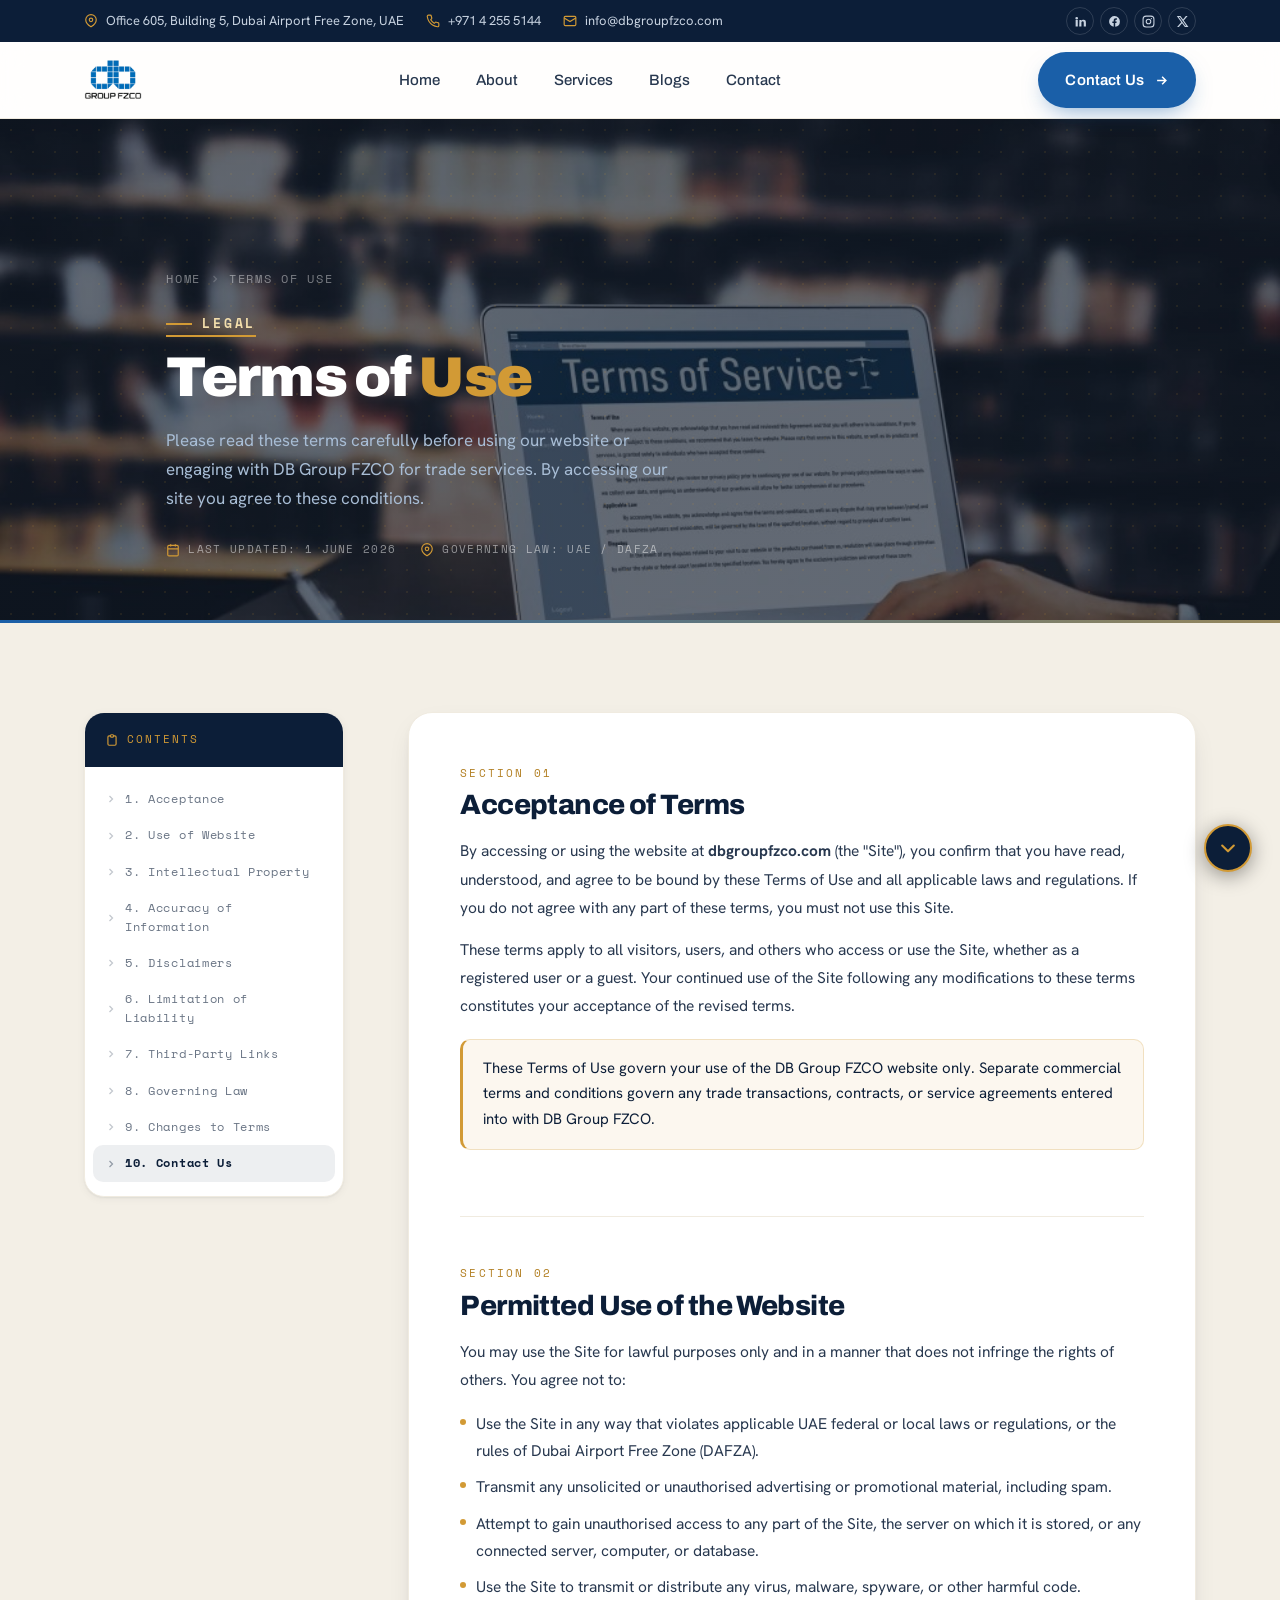
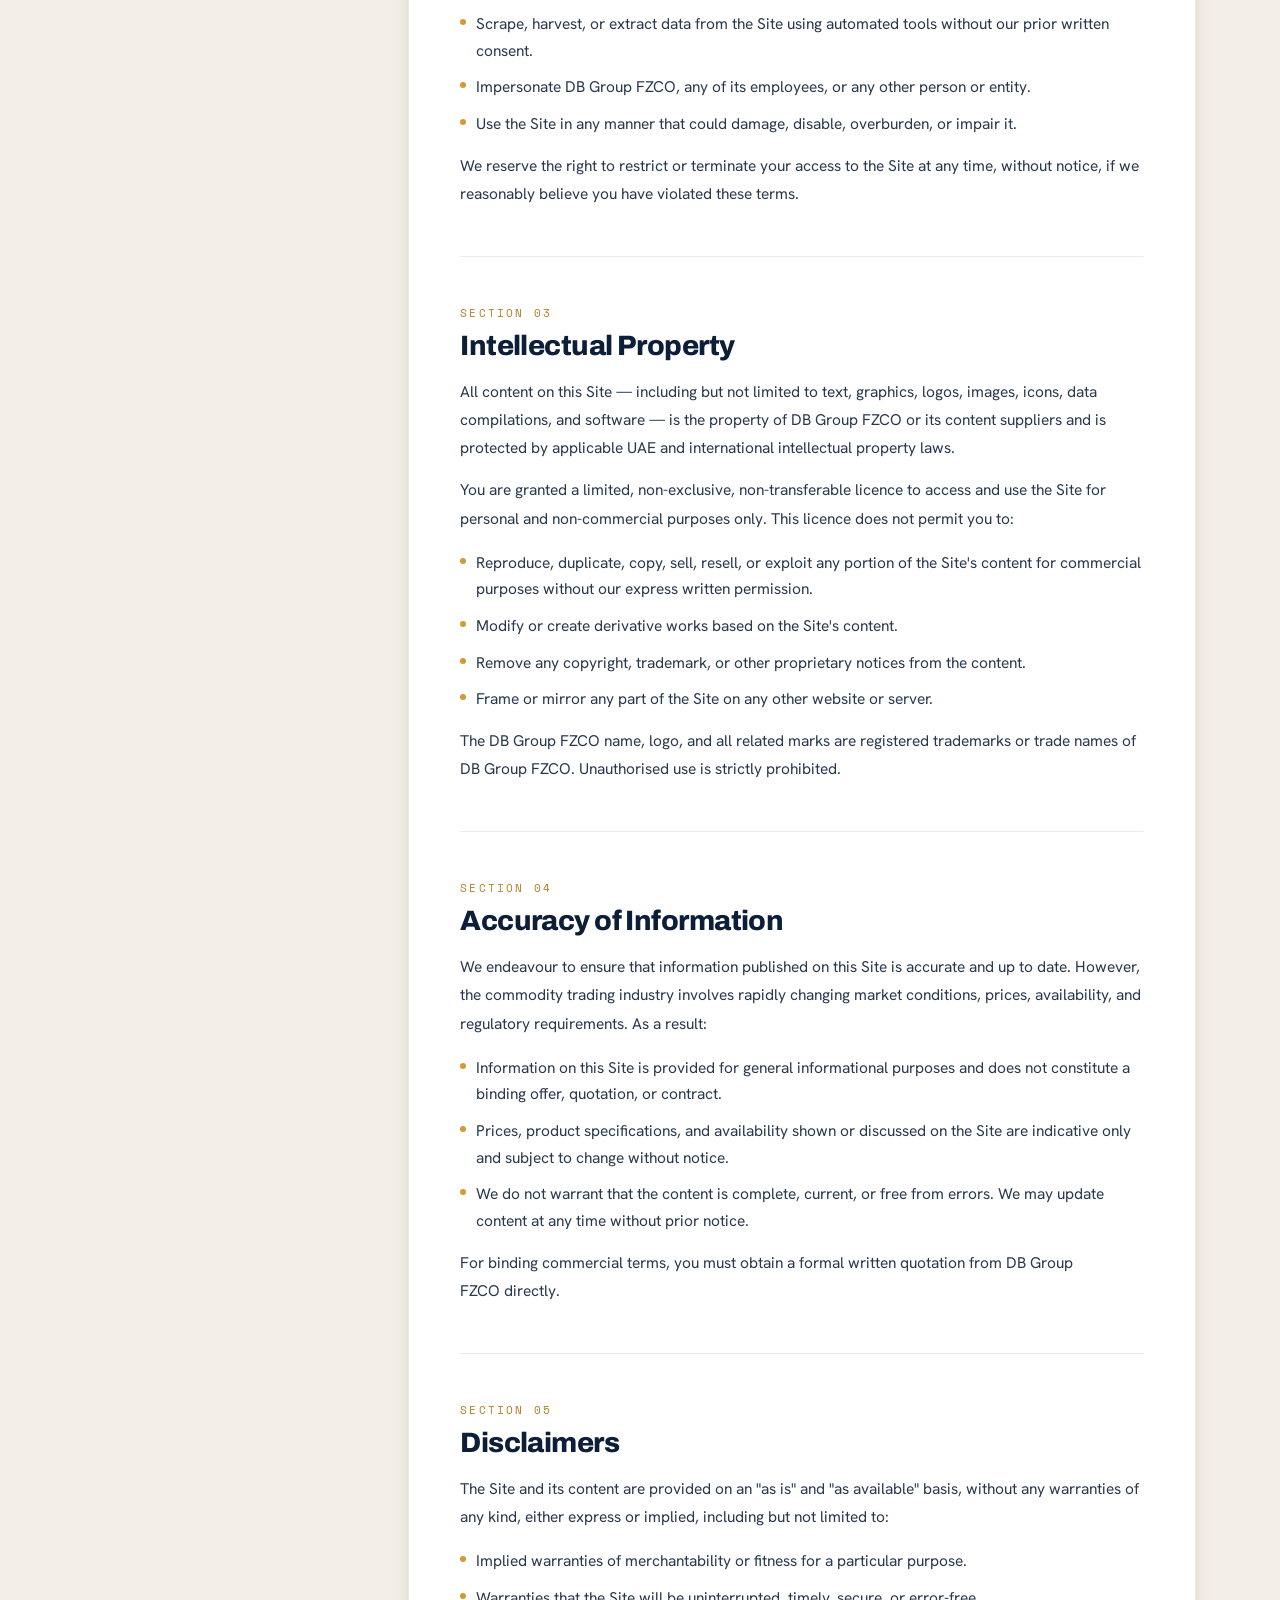
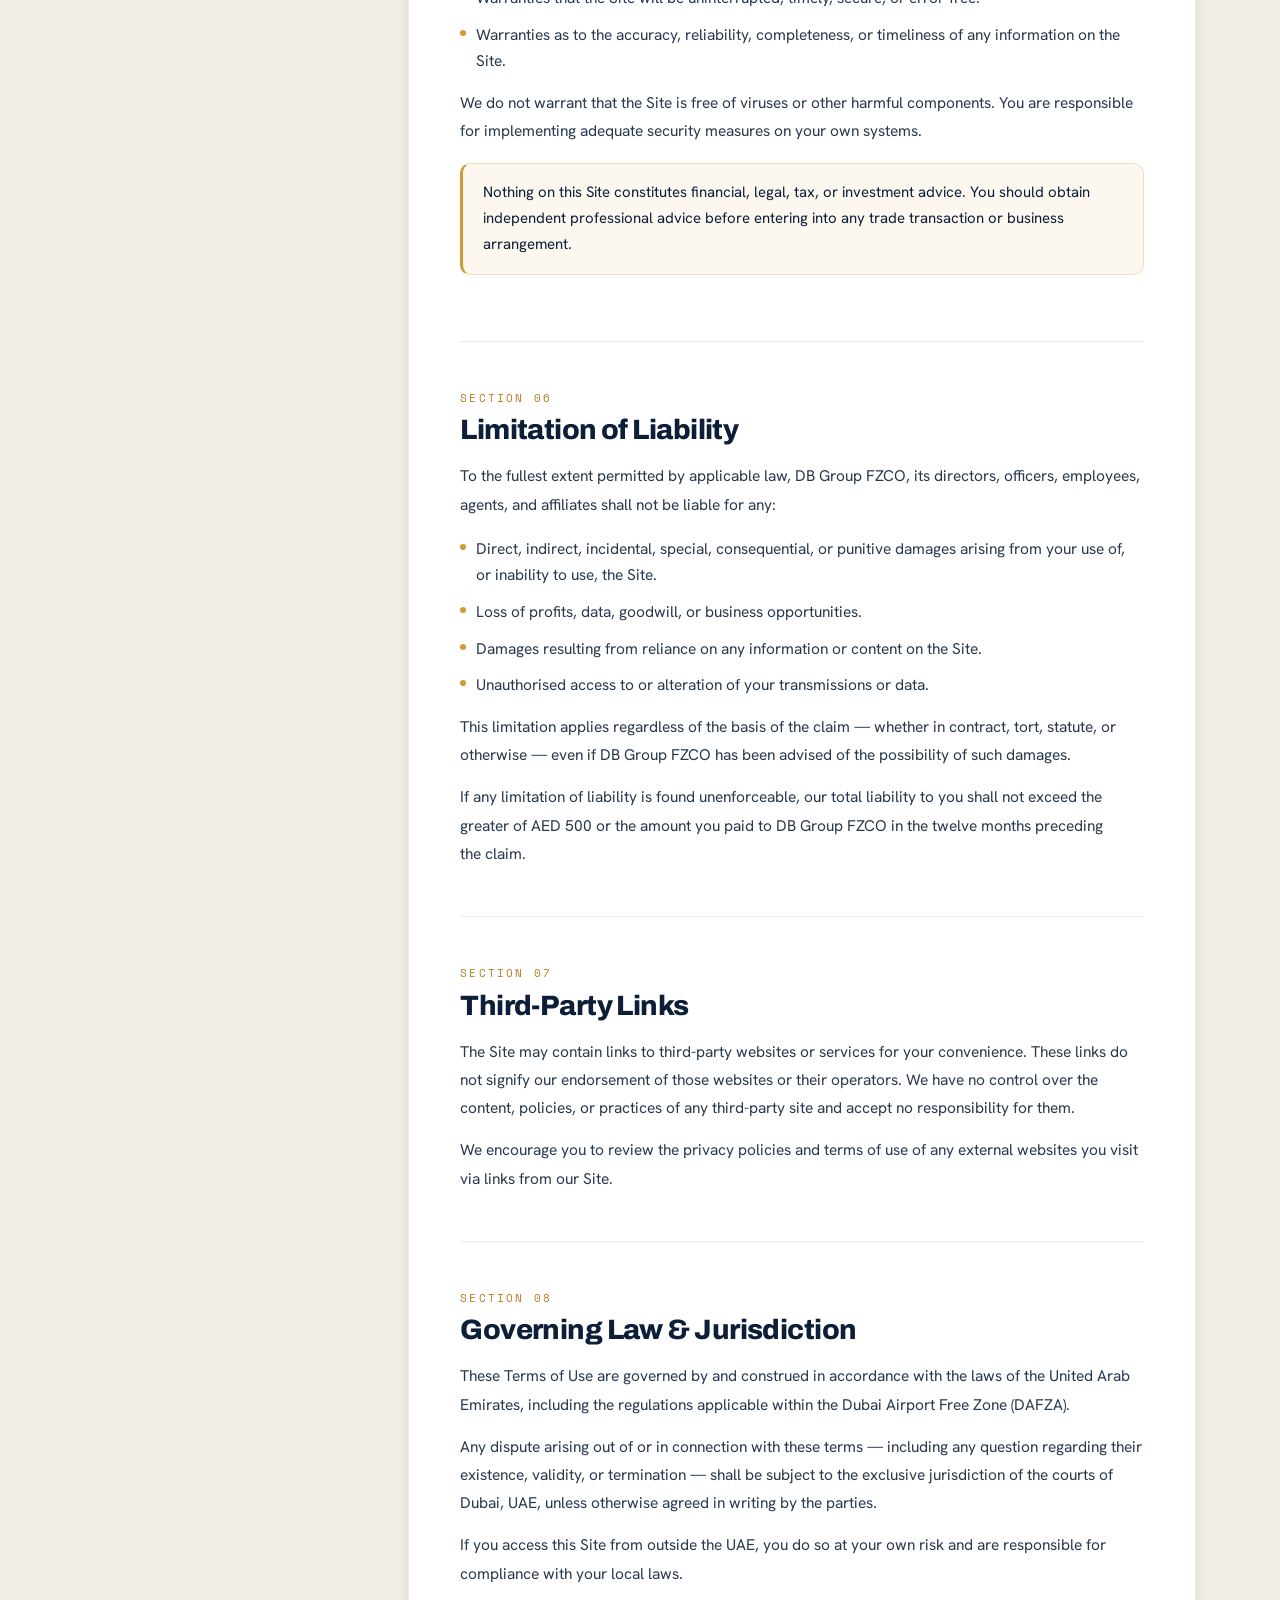
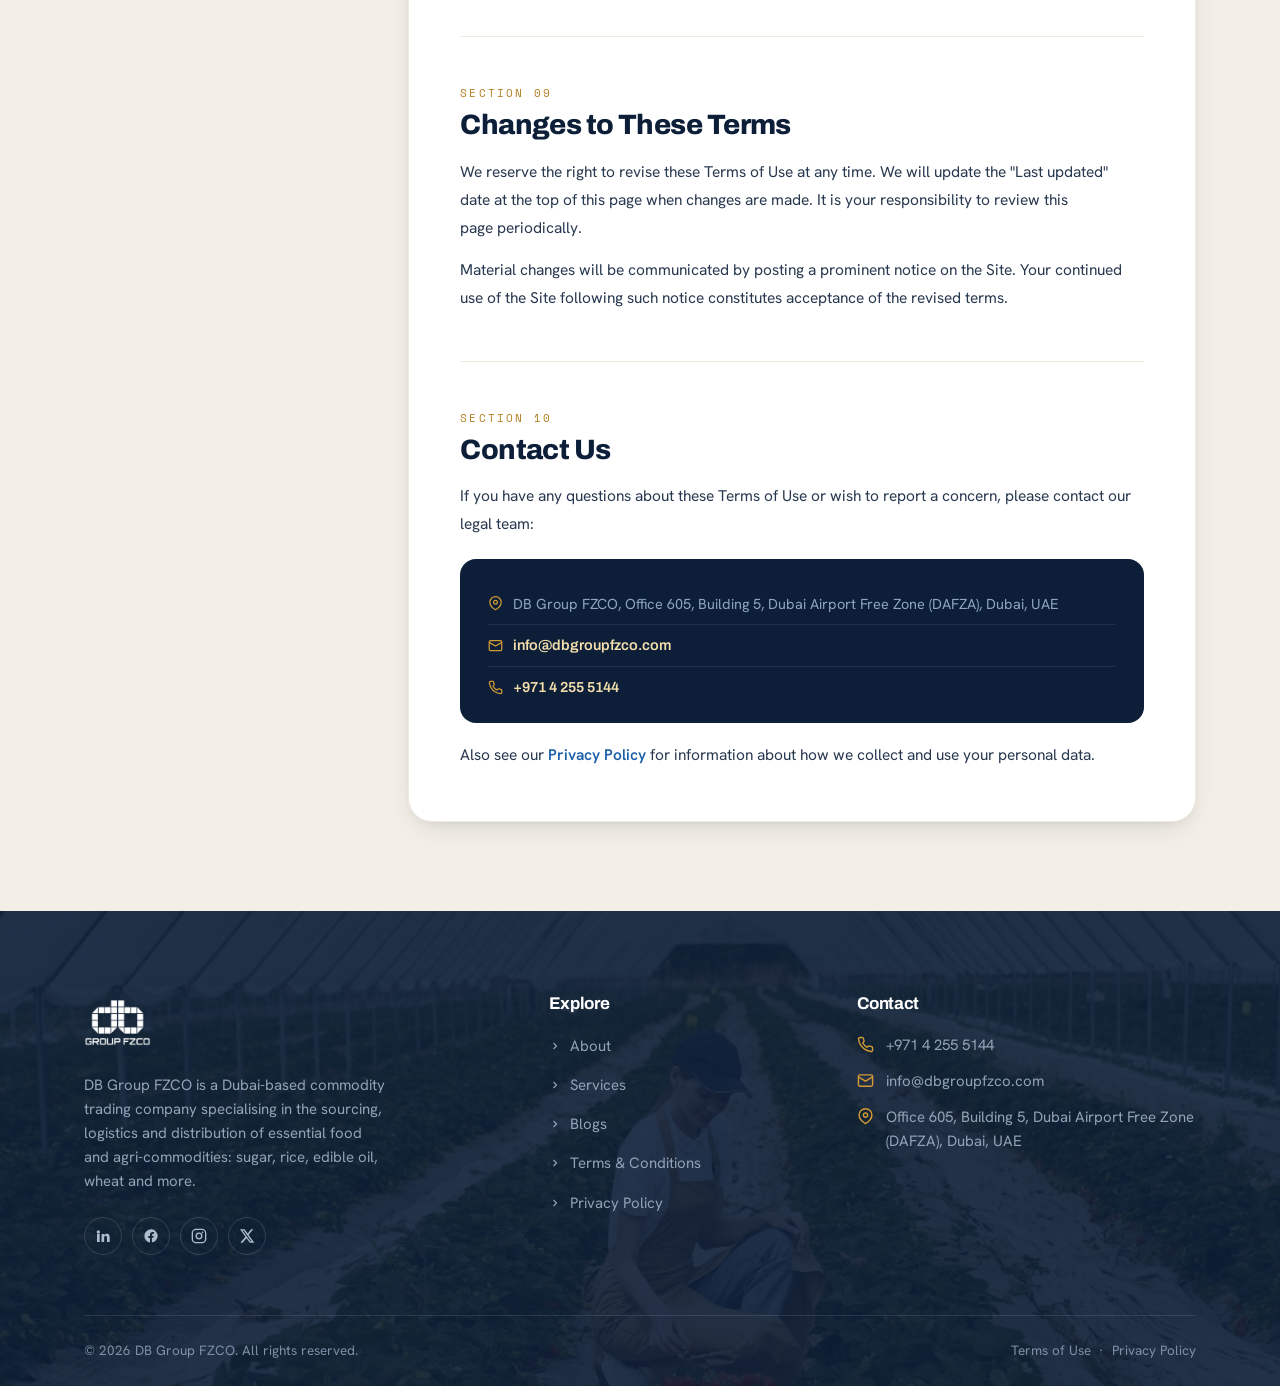
<file: terms.html>
﻿<!DOCTYPE html>
<html lang="en">
<head>
<meta charset="UTF-8" />
<meta name="viewport" content="width=device-width, initial-scale=1.0" />
<link rel="icon" type="image/x-icon" href="assets/images/favicon.ico" />
<link rel="apple-touch-icon" href="assets/images/favicon.ico" />
<title>Terms of Use | DB Group FZCO</title>
<link rel="preconnect" href="https://fonts.googleapis.com" />
<link rel="preconnect" href="https://fonts.gstatic.com" crossorigin />
<link href="https://fonts.googleapis.com/css2?family=Archivo:wght@400;500;600;700;800;900&family=Hanken+Grotesk:wght@400;500;600;700&family=Space+Mono:wght@400;700&display=swap" rel="stylesheet" />
<link rel="stylesheet" href="assets/css/styles.css" />
<style>

/* ============================================================
   LEGAL PAGE — Terms of Use / Privacy Policy shared styles
   ============================================================ */

.legal-hero {
  position: relative;
  min-height: min(420px, 60vh);
  display: flex; flex-direction: column;
  justify-content: flex-end;
  overflow: hidden;
  background: linear-gradient(rgba(8,18,34,.62), rgba(8,18,34,.62)), url('assets/images/legal/terms.webp') center/cover no-repeat;
  isolation: isolate;
}
.legal-hero::before {
  content: "";
  position: absolute; inset: 0; z-index: 0;
  background-image: radial-gradient(rgba(210,154,53,.10) 1px, transparent 1.5px);
  background-size: 22px 22px;
}
.legal-hero::after {
  content: ""; position: absolute; bottom: 0; left: 0; right: 0;
  height: 3px; z-index: 5;
  background: linear-gradient(90deg, var(--primary), var(--gold), var(--primary));
  background-size: 300%;
  animation: gradShift 7s ease infinite;
}
@keyframes gradShift { 0%,100%{background-position:0%} 50%{background-position:100%} }

.legal-hero__inner {
  position: relative; z-index: 2;
  padding-block: clamp(100px,12vw,150px) clamp(44px,6vw,64px);
  margin-left: 0;
  padding-left: clamp(72px, 13vw, 180px);
}
.legal-hero .breadcrumb {
  display: flex; align-items: center; gap: 8px;
  font-family: var(--font-mono); font-size: 12px;
  letter-spacing: .14em; text-transform: uppercase;
  color: rgba(255,255,255,.44); margin-bottom: 18px;
}
.legal-hero .breadcrumb a { color: rgba(255,255,255,.44); transition: color .2s; }
.legal-hero .breadcrumb a:hover { color: var(--gold-soft); }
.legal-hero .breadcrumb svg { width: 12px; height: 12px; opacity: .44; }
.legal-hero h1 {
  color: #fff;
  font-size: clamp(30px, 4.5vw, 56px);
  line-height: 1.06; font-weight: 900;
  letter-spacing: -.03em; max-width: 18ch;
  margin-top: 14px;
}
.legal-hero h1 em { font-style: normal; color: var(--gold); }
.legal-hero .lede {
  color: #a8bdd5; margin-top: 18px;
  font-size: clamp(14px,1.4vw,17px);
  max-width: 52ch; line-height: 1.72;
}
.legal-hero-meta {
  display: flex; gap: 24px; flex-wrap: wrap; margin-top: 28px;
}
.legal-meta-item {
  display: flex; align-items: center; gap: 8px;
  font-family: var(--font-mono); font-size: 11px;
  letter-spacing: .12em; text-transform: uppercase;
  color: rgba(255,255,255,.5);
}
.legal-meta-item svg { width: 14px; height: 14px; color: var(--gold); flex: none; }

/* ============================================================
   LEGAL BODY
   ============================================================ */
.legal-body {
  background: var(--paper-2);
  padding-block: clamp(48px,7vw,96px);
}
.legal-layout {
  display: grid;
  grid-template-columns: 260px 1fr;
  gap: clamp(32px,5vw,72px);
  align-items: start;
}

/* Sticky TOC */
.legal-toc {
  position: sticky; top: 96px;
  background: #fff;
  border: 1px solid var(--line-soft);
  border-radius: 20px;
  box-shadow: var(--shadow-sm);
  overflow: hidden;
}
.toc-head {
  padding: 18px 20px;
  background: var(--navy);
  font-family: var(--font-mono); font-size: 11px;
  letter-spacing: .18em; text-transform: uppercase;
  color: var(--gold);
  display: flex; align-items: center; gap: 8px;
}
.toc-head svg { width: 14px; height: 14px; }
.toc-list { padding: 14px 8px; }
.toc-list a {
  display: flex; align-items: center; gap: 8px;
  padding: 9px 12px; border-radius: 10px;
  font-family: var(--font-mono); font-size: 11.5px;
  letter-spacing: .06em;
  color: var(--muted); text-decoration: none;
  transition: background .2s, color .2s;
}
.toc-list a:hover { background: var(--paper-2); color: var(--primary); }
.toc-list a.active { background: rgba(12,30,56,.07); color: var(--navy); font-weight: 700; }
.toc-list a svg { width: 12px; height: 12px; flex: none; opacity: .4; }

/* Content card */
.legal-content {
  background: #fff;
  border: 1px solid var(--line-soft);
  border-radius: 24px;
  box-shadow: var(--shadow);
  padding: clamp(28px,4vw,52px);
}

.legal-section {
  padding-block: clamp(28px,4vw,48px);
  border-bottom: 1px solid var(--line-soft);
}
.legal-section:first-child { padding-top: 0; }
.legal-section:last-child { border-bottom: none; padding-bottom: 0; }

.legal-section-num {
  font-family: var(--font-mono); font-size: 11px;
  letter-spacing: .2em; text-transform: uppercase;
  color: var(--gold-d); margin-bottom: 8px;
}
.legal-section h2 {
  font-size: clamp(20px, 2.4vw, 28px);
  color: var(--navy); font-weight: 800;
  letter-spacing: -.02em; margin-bottom: 18px;
}
.legal-section p {
  color: var(--ink-soft); font-size: 15.5px;
  line-height: 1.82; margin-bottom: 14px;
}
.legal-section p:last-child { margin-bottom: 0; }
.legal-section ul, .legal-section ol {
  padding-left: 0; list-style: none;
  display: grid; gap: 10px;
  margin-bottom: 14px;
}
.legal-section ul li, .legal-section ol li {
  display: flex; gap: 10px; align-items: flex-start;
  color: var(--ink-soft); font-size: 15.5px; line-height: 1.72;
}
.legal-section ul li::before {
  content: "";
  width: 6px; height: 6px; border-radius: 50%;
  background: var(--gold); flex: none; margin-top: 8px;
}
.legal-section ol { counter-reset: li; }
.legal-section ol li { counter-increment: li; }
.legal-section ol li::before {
  content: counter(li);
  min-width: 22px; height: 22px; border-radius: 50%;
  background: var(--navy); color: var(--gold-soft);
  font-family: var(--font-mono); font-size: 11px; font-weight: 700;
  display: grid; place-items: center; flex: none;
  margin-top: 1px;
}
.legal-highlight {
  background: rgba(210,154,53,.08);
  border: 1px solid rgba(210,154,53,.25);
  border-left: 3px solid var(--gold);
  border-radius: 10px;
  padding: 16px 20px;
  margin-block: 18px;
  color: var(--ink); font-size: 15px; line-height: 1.72;
}
.legal-contact-box {
  background: var(--navy);
  border-radius: 16px;
  padding: 24px 28px;
  margin-top: 20px;
}
.legal-contact-box p {
  color: #8fa5be; font-size: 14.5px; margin-bottom: 12px;
}
.legal-contact-box a {
  color: var(--gold-soft); text-decoration: none;
  font-family: var(--font-display); font-weight: 600;
  transition: color .2s;
}
.legal-contact-box a:hover { color: var(--gold); }
.legal-contact-box .lcb-row {
  display: flex; align-items: center; gap: 10px;
  padding-block: 9px;
  border-bottom: 1px solid rgba(255,255,255,.08);
  font-size: 14.5px;
}
.legal-contact-box .lcb-row:last-child { border-bottom: none; padding-bottom: 0; }
.legal-contact-box .lcb-row svg { width: 15px; height: 15px; color: var(--gold); flex: none; }

@media (max-width: 900px) {
  .legal-layout { grid-template-columns: 1fr; }
  .legal-toc { position: static; }
}

</style>
</head>
<body>

<!-- ============ TOP BAR ============ -->
<div class="topbar">
  <div class="wrap">
    <div class="tb-left">
      <span class="tb-item tb-hide">
        <svg viewBox="0 0 24 24" fill="none" stroke="currentColor" stroke-width="2"><path d="M21 10c0 7-9 12-9 12s-9-5-9-12a9 9 0 0 1 18 0Z"/><circle cx="12" cy="10" r="3"/></svg>
        Office 605, Building 5, Dubai Airport Free Zone, UAE
      </span>
      <a class="tb-item" href="tel:+97142555144">
        <svg viewBox="0 0 24 24" fill="none" stroke="currentColor" stroke-width="2"><path d="M22 16.9v3a2 2 0 0 1-2.2 2 19.8 19.8 0 0 1-8.6-3 19.5 19.5 0 0 1-6-6 19.8 19.8 0 0 1-3-8.6A2 2 0 0 1 4.1 2h3a2 2 0 0 1 2 1.7c.1.9.4 1.8.7 2.7a2 2 0 0 1-.5 2.1L8.1 9.9a16 16 0 0 0 6 6l1.4-1.2a2 2 0 0 1 2.1-.5c.9.3 1.8.6 2.7.7a2 2 0 0 1 1.7 2Z"/></svg>
        +971 4 255 5144
      </a>
      <a class="tb-item tb-hide" href="mailto:info@dbgroupfzco.com">
        <svg viewBox="0 0 24 24" fill="none" stroke="currentColor" stroke-width="2"><rect x="2" y="4" width="20" height="16" rx="2"/><path d="m2 7 10 6 10-6"/></svg>
        info@dbgroupfzco.com
      </a>
    </div>
    <div class="tb-soc">
      <a href="#" aria-label="LinkedIn"><svg viewBox="0 0 24 24" fill="currentColor"><path d="M4.98 3.5a2.5 2.5 0 1 1 0 5 2.5 2.5 0 0 1 0-5zM3 9h4v12H3zM10 9h3.8v1.7h.05c.53-1 1.83-2.05 3.77-2.05C21.4 8.65 22 11 22 14.1V21h-4v-6.1c0-1.45-.03-3.3-2-3.3-2 0-2.3 1.57-2.3 3.2V21h-4z"/></svg></a>
      <a href="#" aria-label="Facebook"><svg viewBox="0 0 24 24" fill="currentColor"><path d="M22 12a10 10 0 1 0-11.5 9.9v-7H8v-2.9h2.5V9.8c0-2.5 1.5-3.9 3.8-3.9 1.1 0 2.2.2 2.2.2v2.5h-1.2c-1.2 0-1.6.75-1.6 1.5v1.8H16l-.4 2.9h-2.3v7A10 10 0 0 0 22 12z"/></svg></a>
      <a href="#" aria-label="Instagram"><svg viewBox="0 0 24 24" fill="none" stroke="currentColor" stroke-width="2"><rect x="2" y="2" width="20" height="20" rx="5.5"/><circle cx="12" cy="12" r="4.2"/><circle cx="17.4" cy="6.6" r="1.2" fill="currentColor" stroke="none"/></svg></a>
      <a href="#" aria-label="X"><svg viewBox="0 0 24 24" fill="currentColor"><path d="M18.2 2h3.3l-7.2 8.2L23 22h-6.6l-5.2-6.8L5.3 22H2l7.7-8.8L1.5 2h6.8l4.7 6.2L18.2 2zm-1.2 18h1.8L7.1 3.9H5.2L17 20z"/></svg></a>
    </div>
  </div>
</div>

<!-- ============ HEADER / NAV ============ -->
<header class="header" id="header">
  <div class="wrap nav">
    <a class="brand" href="index.html">
      <img src="assets/images/logo.webp" alt="DB Group FZCO" class="brand-logo" />
    </a>
    <nav class="menu">
      <a href="index.html">Home</a>
      <a href="about.html">About</a>
      <a href="services.html">Services</a>
      <a href="blogs.html">Blogs</a>
      <a href="contact.html">Contact</a>
    </nav>
    <div class="nav-right">
      <a href="contact.html" class="btn btn-primary">Contact Us <svg class="arw" width="15" height="15" viewBox="0 0 24 24" fill="none" stroke="currentColor" stroke-width="2.4"><path d="M5 12h14M13 6l6 6-6 6"/></svg></a>
      <button class="icon-btn burger" aria-label="Menu">
        <svg viewBox="0 0 24 24" fill="none" stroke="currentColor" stroke-width="2"><path d="M3 6h18M3 12h18M3 18h18"/></svg>
      </button>
    </div>
  </div>
</header>

<main>

<!-- ============ HERO ============ -->
<section class="legal-hero">
  <div class="wrap legal-hero__inner">
    <div class="reveal">
      <div class="breadcrumb">
        <a href="index.html">Home</a>
        <svg viewBox="0 0 24 24" fill="none" stroke="currentColor" stroke-width="2.5"><path d="M9 6l6 6-6 6"/></svg>
        <span>Terms of Use</span>
      </div>
      <span class="eyebrow light">Legal</span>
      <h1>Terms of <em>Use</em></h1>
      <p class="lede">Please read these terms carefully before using our website or engaging with DB Group FZCO for trade services. By accessing our site you agree to these conditions.</p>
      <div class="legal-hero-meta">
        <div class="legal-meta-item">
          <svg viewBox="0 0 24 24" fill="none" stroke="currentColor" stroke-width="2"><rect x="3" y="4" width="18" height="18" rx="2"/><path d="M16 2v4M8 2v4M3 10h18"/></svg>
          Last updated: 1 June 2026
        </div>
        <div class="legal-meta-item">
          <svg viewBox="0 0 24 24" fill="none" stroke="currentColor" stroke-width="2"><path d="M21 10c0 7-9 12-9 12s-9-5-9-12a9 9 0 0 1 18 0Z"/><circle cx="12" cy="10" r="3"/></svg>
          Governing Law: UAE / DAFZA
        </div>
      </div>
    </div>
  </div>
</section>

<!-- ============ BODY ============ -->
<div class="legal-body">
  <div class="wrap legal-layout">

    <!-- Sticky TOC -->
    <aside class="legal-toc reveal">
      <div class="toc-head">
        <svg viewBox="0 0 24 24" fill="none" stroke="currentColor" stroke-width="2"><path d="M9 5H7a2 2 0 0 0-2 2v12a2 2 0 0 0 2 2h10a2 2 0 0 0 2-2V7a2 2 0 0 0-2-2h-2M9 5a2 2 0 0 0 2 2h2a2 2 0 0 0 2-2M9 5a2 2 0 0 1 2-2h2a2 2 0 0 1 2 2"/></svg>
        Contents
      </div>
      <nav class="toc-list" id="toc">
        <a href="#acceptance"><svg viewBox="0 0 24 24" fill="none" stroke="currentColor" stroke-width="2.5"><path d="M9 6l6 6-6 6"/></svg>1. Acceptance</a>
        <a href="#use"><svg viewBox="0 0 24 24" fill="none" stroke="currentColor" stroke-width="2.5"><path d="M9 6l6 6-6 6"/></svg>2. Use of Website</a>
        <a href="#ip"><svg viewBox="0 0 24 24" fill="none" stroke="currentColor" stroke-width="2.5"><path d="M9 6l6 6-6 6"/></svg>3. Intellectual Property</a>
        <a href="#accuracy"><svg viewBox="0 0 24 24" fill="none" stroke="currentColor" stroke-width="2.5"><path d="M9 6l6 6-6 6"/></svg>4. Accuracy of Information</a>
        <a href="#disclaimer"><svg viewBox="0 0 24 24" fill="none" stroke="currentColor" stroke-width="2.5"><path d="M9 6l6 6-6 6"/></svg>5. Disclaimers</a>
        <a href="#liability"><svg viewBox="0 0 24 24" fill="none" stroke="currentColor" stroke-width="2.5"><path d="M9 6l6 6-6 6"/></svg>6. Limitation of Liability</a>
        <a href="#thirdparty"><svg viewBox="0 0 24 24" fill="none" stroke="currentColor" stroke-width="2.5"><path d="M9 6l6 6-6 6"/></svg>7. Third-Party Links</a>
        <a href="#governing"><svg viewBox="0 0 24 24" fill="none" stroke="currentColor" stroke-width="2.5"><path d="M9 6l6 6-6 6"/></svg>8. Governing Law</a>
        <a href="#changes"><svg viewBox="0 0 24 24" fill="none" stroke="currentColor" stroke-width="2.5"><path d="M9 6l6 6-6 6"/></svg>9. Changes to Terms</a>
        <a href="#contact-legal"><svg viewBox="0 0 24 24" fill="none" stroke="currentColor" stroke-width="2.5"><path d="M9 6l6 6-6 6"/></svg>10. Contact Us</a>
      </nav>
    </aside>

    <!-- Main content -->
    <article class="legal-content reveal d1">

      <div class="legal-section" id="acceptance">
        <div class="legal-section-num">Section 01</div>
        <h2>Acceptance of Terms</h2>
        <p>By accessing or using the website at <strong>dbgroupfzco.com</strong> (the "Site"), you confirm that you have read, understood, and agree to be bound by these Terms of Use and all applicable laws and regulations. If you do not agree with any part of these terms, you must not use this Site.</p>
        <p>These terms apply to all visitors, users, and others who access or use the Site, whether as a registered user or a guest. Your continued use of the Site following any modifications to these terms constitutes your acceptance of the revised terms.</p>
        <div class="legal-highlight">
          These Terms of Use govern your use of the DB Group FZCO website only. Separate commercial terms and conditions govern any trade transactions, contracts, or service agreements entered into with DB Group FZCO.
        </div>
      </div>

      <div class="legal-section" id="use">
        <div class="legal-section-num">Section 02</div>
        <h2>Permitted Use of the Website</h2>
        <p>You may use the Site for lawful purposes only and in a manner that does not infringe the rights of others. You agree not to:</p>
        <ul>
          <li>Use the Site in any way that violates applicable UAE federal or local laws or regulations, or the rules of Dubai Airport Free Zone (DAFZA).</li>
          <li>Transmit any unsolicited or unauthorised advertising or promotional material, including spam.</li>
          <li>Attempt to gain unauthorised access to any part of the Site, the server on which it is stored, or any connected server, computer, or database.</li>
          <li>Use the Site to transmit or distribute any virus, malware, spyware, or other harmful code.</li>
          <li>Scrape, harvest, or extract data from the Site using automated tools without our prior written consent.</li>
          <li>Impersonate DB Group FZCO, any of its employees, or any other person or entity.</li>
          <li>Use the Site in any manner that could damage, disable, overburden, or impair it.</li>
        </ul>
        <p>We reserve the right to restrict or terminate your access to the Site at any time, without notice, if we reasonably believe you have violated these terms.</p>
      </div>

      <div class="legal-section" id="ip">
        <div class="legal-section-num">Section 03</div>
        <h2>Intellectual Property</h2>
        <p>All content on this Site — including but not limited to text, graphics, logos, images, icons, data compilations, and software — is the property of DB Group FZCO or its content suppliers and is protected by applicable UAE and international intellectual property laws.</p>
        <p>You are granted a limited, non-exclusive, non-transferable licence to access and use the Site for personal and non-commercial purposes only. This licence does not permit you to:</p>
        <ul>
          <li>Reproduce, duplicate, copy, sell, resell, or exploit any portion of the Site's content for commercial purposes without our express written permission.</li>
          <li>Modify or create derivative works based on the Site's content.</li>
          <li>Remove any copyright, trademark, or other proprietary notices from the content.</li>
          <li>Frame or mirror any part of the Site on any other website or server.</li>
        </ul>
        <p>The DB Group FZCO name, logo, and all related marks are registered trademarks or trade names of DB Group FZCO. Unauthorised use is strictly prohibited.</p>
      </div>

      <div class="legal-section" id="accuracy">
        <div class="legal-section-num">Section 04</div>
        <h2>Accuracy of Information</h2>
        <p>We endeavour to ensure that information published on this Site is accurate and up to date. However, the commodity trading industry involves rapidly changing market conditions, prices, availability, and regulatory requirements. As a result:</p>
        <ul>
          <li>Information on this Site is provided for general informational purposes and does not constitute a binding offer, quotation, or contract.</li>
          <li>Prices, product specifications, and availability shown or discussed on the Site are indicative only and subject to change without notice.</li>
          <li>We do not warrant that the content is complete, current, or free from errors. We may update content at any time without prior notice.</li>
        </ul>
        <p>For binding commercial terms, you must obtain a formal written quotation from DB Group FZCO directly.</p>
      </div>

      <div class="legal-section" id="disclaimer">
        <div class="legal-section-num">Section 05</div>
        <h2>Disclaimers</h2>
        <p>The Site and its content are provided on an "as is" and "as available" basis, without any warranties of any kind, either express or implied, including but not limited to:</p>
        <ul>
          <li>Implied warranties of merchantability or fitness for a particular purpose.</li>
          <li>Warranties that the Site will be uninterrupted, timely, secure, or error-free.</li>
          <li>Warranties as to the accuracy, reliability, completeness, or timeliness of any information on the Site.</li>
        </ul>
        <p>We do not warrant that the Site is free of viruses or other harmful components. You are responsible for implementing adequate security measures on your own systems.</p>
        <div class="legal-highlight">
          Nothing on this Site constitutes financial, legal, tax, or investment advice. You should obtain independent professional advice before entering into any trade transaction or business arrangement.
        </div>
      </div>

      <div class="legal-section" id="liability">
        <div class="legal-section-num">Section 06</div>
        <h2>Limitation of Liability</h2>
        <p>To the fullest extent permitted by applicable law, DB Group FZCO, its directors, officers, employees, agents, and affiliates shall not be liable for any:</p>
        <ul>
          <li>Direct, indirect, incidental, special, consequential, or punitive damages arising from your use of, or inability to use, the Site.</li>
          <li>Loss of profits, data, goodwill, or business opportunities.</li>
          <li>Damages resulting from reliance on any information or content on the Site.</li>
          <li>Unauthorised access to or alteration of your transmissions or data.</li>
        </ul>
        <p>This limitation applies regardless of the basis of the claim — whether in contract, tort, statute, or otherwise — even if DB Group FZCO has been advised of the possibility of such damages.</p>
        <p>If any limitation of liability is found unenforceable, our total liability to you shall not exceed the greater of AED 500 or the amount you paid to DB Group FZCO in the twelve months preceding the claim.</p>
      </div>

      <div class="legal-section" id="thirdparty">
        <div class="legal-section-num">Section 07</div>
        <h2>Third-Party Links</h2>
        <p>The Site may contain links to third-party websites or services for your convenience. These links do not signify our endorsement of those websites or their operators. We have no control over the content, policies, or practices of any third-party site and accept no responsibility for them.</p>
        <p>We encourage you to review the privacy policies and terms of use of any external websites you visit via links from our Site.</p>
      </div>

      <div class="legal-section" id="governing">
        <div class="legal-section-num">Section 08</div>
        <h2>Governing Law &amp; Jurisdiction</h2>
        <p>These Terms of Use are governed by and construed in accordance with the laws of the United Arab Emirates, including the regulations applicable within the Dubai Airport Free Zone (DAFZA).</p>
        <p>Any dispute arising out of or in connection with these terms — including any question regarding their existence, validity, or termination — shall be subject to the exclusive jurisdiction of the courts of Dubai, UAE, unless otherwise agreed in writing by the parties.</p>
        <p>If you access this Site from outside the UAE, you do so at your own risk and are responsible for compliance with your local laws.</p>
      </div>

      <div class="legal-section" id="changes">
        <div class="legal-section-num">Section 09</div>
        <h2>Changes to These Terms</h2>
        <p>We reserve the right to revise these Terms of Use at any time. We will update the "Last updated" date at the top of this page when changes are made. It is your responsibility to review this page periodically.</p>
        <p>Material changes will be communicated by posting a prominent notice on the Site. Your continued use of the Site following such notice constitutes acceptance of the revised terms.</p>
      </div>

      <div class="legal-section" id="contact-legal">
        <div class="legal-section-num">Section 10</div>
        <h2>Contact Us</h2>
        <p>If you have any questions about these Terms of Use or wish to report a concern, please contact our legal team:</p>
        <div class="legal-contact-box">
          <div class="lcb-row">
            <svg viewBox="0 0 24 24" fill="none" stroke="currentColor" stroke-width="2"><path d="M21 10c0 7-9 12-9 12s-9-5-9-12a9 9 0 0 1 18 0Z"/><circle cx="12" cy="10" r="3"/></svg>
            <span style="color:#8fa5be;">DB Group FZCO, Office 605, Building 5, Dubai Airport Free Zone (DAFZA), Dubai, UAE</span>
          </div>
          <div class="lcb-row">
            <svg viewBox="0 0 24 24" fill="none" stroke="currentColor" stroke-width="2"><rect x="2" y="4" width="20" height="16" rx="2"/><path d="m2 7 10 6 10-6"/></svg>
            <a href="mailto:info@dbgroupfzco.com">info@dbgroupfzco.com</a>
          </div>
          <div class="lcb-row">
            <svg viewBox="0 0 24 24" fill="none" stroke="currentColor" stroke-width="2"><path d="M22 16.9v3a2 2 0 0 1-2.2 2 19.8 19.8 0 0 1-8.6-3 19.5 19.5 0 0 1-6-6 19.8 19.8 0 0 1-3-8.6A2 2 0 0 1 4.1 2h3a2 2 0 0 1 2 1.7c.1.9.4 1.8.7 2.7a2 2 0 0 1-.5 2.1L8.1 9.9a16 16 0 0 0 6 6l1.4-1.2a2 2 0 0 1 2.1-.5c.9.3 1.8.6 2.7.7a2 2 0 0 1 1.7 2Z"/></svg>
            <a href="tel:+97142555144">+971 4 255 5144</a>
          </div>
        </div>
        <p style="margin-top:18px;">Also see our <a href="privacy.html" style="color:var(--primary); font-weight:600;">Privacy Policy</a> for information about how we collect and use your personal data.</p>
      </div>

    </article>
  </div>
</div>

</main>

<!-- ============ FOOTER ============ -->
<footer class="footer" id="footer">
  <div class="wrap">
    <div class="foot-grid">
      <div>
        <a class="brand" href="index.html">
          <img src="assets/images/logo.webp" alt="DB Group FZCO" class="brand-logo brand-logo--footer" />
        </a>
        <p class="foot-about">DB Group FZCO is a Dubai-based commodity trading company specialising in the sourcing, logistics and distribution of essential food and agri-commodities: sugar, rice, edible oil, wheat and more.</p>
        <div class="foot-soc">
          <a href="#" aria-label="LinkedIn"><svg viewBox="0 0 24 24" fill="currentColor"><path d="M4.98 3.5a2.5 2.5 0 1 1 0 5 2.5 2.5 0 0 1 0-5zM3 9h4v12H3zM10 9h3.8v1.7h.05c.53-1 1.83-2.05 3.77-2.05C21.4 8.65 22 11 22 14.1V21h-4v-6.1c0-1.45-.03-3.3-2-3.3-2 0-2.3 1.57-2.3 3.2V21h-4z"/></svg></a>
          <a href="#" aria-label="Facebook"><svg viewBox="0 0 24 24" fill="currentColor"><path d="M22 12a10 10 0 1 0-11.5 9.9v-7H8v-2.9h2.5V9.8c0-2.5 1.5-3.9 3.8-3.9 1.1 0 2.2.2 2.2.2v2.5h-1.2c-1.2 0-1.6.75-1.6 1.5v1.8H16l-.4 2.9h-2.3v7A10 10 0 0 0 22 12z"/></svg></a>
          <a href="#" aria-label="Instagram"><svg viewBox="0 0 24 24" fill="none" stroke="currentColor" stroke-width="2"><rect x="2" y="2" width="20" height="20" rx="5.5"/><circle cx="12" cy="12" r="4.2"/><circle cx="17.4" cy="6.6" r="1.2" fill="currentColor" stroke="none"/></svg></a>
          <a href="#" aria-label="X"><svg viewBox="0 0 24 24" fill="currentColor"><path d="M18.2 2h3.3l-7.2 8.2L23 22h-6.6l-5.2-6.8L5.3 22H2l7.7-8.8L1.5 2h6.8l4.7 6.2L18.2 2zm-1.2 18h1.8L7.1 3.9H5.2L17 20z"/></svg></a>
        </div>
      </div>
      <div class="foot-col">
        <h4>Explore</h4>
        <ul>
          <li><a href="about.html"><svg width="12" height="12" viewBox="0 0 24 24" fill="none" stroke="currentColor" stroke-width="2.4"><path d="M9 6l6 6-6 6"/></svg> About</a></li>
          <li><a href="services.html"><svg width="12" height="12" viewBox="0 0 24 24" fill="none" stroke="currentColor" stroke-width="2.4"><path d="M9 6l6 6-6 6"/></svg> Services</a></li>
          <li><a href="blogs.html"><svg width="12" height="12" viewBox="0 0 24 24" fill="none" stroke="currentColor" stroke-width="2.4"><path d="M9 6l6 6-6 6"/></svg> Blogs</a></li>
          <li><a href="terms.html"><svg width="12" height="12" viewBox="0 0 24 24" fill="none" stroke="currentColor" stroke-width="2.4"><path d="M9 6l6 6-6 6"/></svg> Terms &amp; Conditions</a></li>
          <li><a href="privacy.html"><svg width="12" height="12" viewBox="0 0 24 24" fill="none" stroke="currentColor" stroke-width="2.4"><path d="M9 6l6 6-6 6"/></svg> Privacy Policy</a></li>
        </ul>
      </div>
      <div class="foot-col">
        <h4>Contact</h4>
        <ul class="foot-contact">
          <li><svg viewBox="0 0 24 24" fill="none" stroke="currentColor" stroke-width="2"><path d="M22 16.9v3a2 2 0 0 1-2.2 2 19.8 19.8 0 0 1-8.6-3 19.5 19.5 0 0 1-6-6 19.8 19.8 0 0 1-3-8.6A2 2 0 0 1 4.1 2h3a2 2 0 0 1 2 1.7c.1.9.4 1.8.7 2.7a2 2 0 0 1-.5 2.1L8.1 9.9a16 16 0 0 0 6 6l1.4-1.2a2 2 0 0 1 2.1-.5c.9.3 1.8.6 2.7.7a2 2 0 0 1 1.7 2Z"/></svg> +971 4 255 5144</li>
          <li><svg viewBox="0 0 24 24" fill="none" stroke="currentColor" stroke-width="2"><rect x="2" y="4" width="20" height="16" rx="2"/><path d="m2 7 10 6 10-6"/></svg> info@dbgroupfzco.com</li>
          <li><svg viewBox="0 0 24 24" fill="none" stroke="currentColor" stroke-width="2"><path d="M21 10c0 7-9 12-9 12s-9-5-9-12a9 9 0 0 1 18 0Z"/><circle cx="12" cy="10" r="3"/></svg> Office 605, Building 5, Dubai Airport Free Zone (DAFZA), Dubai, UAE</li>
        </ul>
      </div>
    </div>
    <div class="foot-bot">
      <span>&copy; 2026 DB Group FZCO. All rights reserved.</span>
      <span><a href="terms.html">Terms of Use</a> &nbsp;&middot;&nbsp; <a href="privacy.html">Privacy Policy</a></span>
    </div>
  </div>
</footer>

<script>
const prog = document.createElement('div');
prog.id = 'scroll-prog';
document.body.prepend(prog);
window.addEventListener('scroll', () => {
  prog.style.width = (scrollY / (document.body.scrollHeight - innerHeight) * 100) + '%';
}, { passive: true });

const hdr = document.getElementById('header');
window.addEventListener('scroll', () => { hdr.classList.toggle('scrolled', scrollY > 40); }, { passive: true });

const obs = new IntersectionObserver((entries) => {
  entries.forEach(e => { if (e.isIntersecting) { e.target.classList.add('in'); obs.unobserve(e.target); } });
}, { threshold: 0.1 });
document.querySelectorAll('.reveal').forEach(el => obs.observe(el));

/* Active TOC highlight on scroll */
const sections = document.querySelectorAll('.legal-section[id]');
const tocLinks = document.querySelectorAll('.toc-list a');
const tocObs = new IntersectionObserver((entries) => {
  entries.forEach(e => {
    if (e.isIntersecting) {
      tocLinks.forEach(a => a.classList.remove('active'));
      const active = document.querySelector('.toc-list a[href="#' + e.target.id + '"]');
      if (active) active.classList.add('active');
    }
  });
}, { rootMargin: '-30% 0px -60% 0px' });
sections.forEach(s => tocObs.observe(s));

(function() {
  var burger = document.querySelector('.burger');
  var menu = document.querySelector('.menu');
  if (!burger || !menu) return;
  burger.addEventListener('click', function(e) {
    e.stopPropagation();
    var isOpen = menu.classList.toggle('menu--open');
    burger.setAttribute('aria-expanded', isOpen ? 'true' : 'false');
  });
  menu.addEventListener('click', function(e) {
    if (e.target.tagName === 'A') { menu.classList.remove('menu--open'); burger.setAttribute('aria-expanded', 'false'); }
  });
  document.addEventListener('click', function(e) {
    if (!menu.contains(e.target) && !burger.contains(e.target)) { menu.classList.remove('menu--open'); burger.setAttribute('aria-expanded', 'false'); }
  });
})();
</script>

<button id="scroll-fab" aria-label="Scroll">
  <svg viewBox="0 0 24 24" fill="none" stroke="currentColor" stroke-width="2.5" stroke-linecap="round" stroke-linejoin="round" width="20" height="20">
    <path id="scroll-fab-path" d="M5 15l7-7 7 7"/>
  </svg>
</button>
<style>
#scroll-fab{position:fixed;bottom:28px;right:28px;width:48px;height:48px;border-radius:50%;background:#0C1E38;border:2px solid #D29A35;color:#D29A35;cursor:pointer;display:flex;align-items:center;justify-content:center;box-shadow:0 4px 20px rgba(0,0,0,.4);z-index:9999;transition:background .2s,color .2s;}
#scroll-fab:hover{background:#D29A35;color:#0C1E38;}
</style>
<script>
(function(){
  var btn=document.getElementById('scroll-fab');
  var path=document.getElementById('scroll-fab-path');
  var UP='M5 15l7-7 7 7', DOWN='M19 9l-7 7-7-7';
  function pct(){var t=document.documentElement.scrollHeight-window.innerHeight;return t>0?window.scrollY/t*100:0;}
  function update(){path.setAttribute('d',pct()<50?DOWN:UP);}
  btn.addEventListener('click',function(){window.scrollTo({top:pct()<50?document.documentElement.scrollHeight:0,behavior:'smooth'});});
  window.addEventListener('scroll',update,{passive:true});
  update();
})();
</script>
</body>
</html>
</file>
<file: assets/css/styles.css>
﻿/* ============================================================
   DB GROUP FZCO — modernized design system
   Navy + warm gold, Archivo display / Hanken Grotesk body
   ============================================================ */

:root {
  /* palette */
  --paper:      #FAF8F3;
  --paper-2:    #F3EFE6;
  --surface:    #FFFFFF;
  --ink:        #0C1E38;   /* deep navy */
  --ink-soft:   #28384f;
  --muted:      #6A7585;
  --line:       #E8E2D6;
  --line-soft:  #F0EBE0;

  --primary:    #1A5FA8;   /* refined corporate blue */
  --primary-d:  #11457E;
  --navy:       #0C1E38;
  --navy-2:     #112743;

  --gold:       #D29A35;   /* warm gold */
  --gold-d:     #B27F22;
  --gold-soft:  #F3DEAC;

  /* derived */
  --radius:     18px;
  --radius-sm:  12px;
  --radius-lg:  26px;
  --shadow-sm:  0 1px 2px rgba(12,30,56,.06), 0 2px 8px rgba(12,30,56,.05);
  --shadow:     0 10px 30px -12px rgba(12,30,56,.18), 0 4px 12px -6px rgba(12,30,56,.10);
  --shadow-lg:  0 30px 70px -24px rgba(12,30,56,.30), 0 10px 24px -12px rgba(12,30,56,.14);

  --font-display: 'Archivo', sans-serif;
  --font-body:    'Hanken Grotesk', sans-serif;
  --font-mono:    'Space Mono', monospace;

  --maxw: 1240px;
  --gut:  clamp(20px, 5vw, 64px);
}

* { box-sizing: border-box; }
html { scroll-behavior: smooth; -webkit-text-size-adjust: 100%; }
body {
  margin: 0;
  font-family: var(--font-body);
  color: var(--ink);
  background: var(--paper);
  font-size: 17px;
  line-height: 1.6;
  -webkit-font-smoothing: antialiased;
  text-rendering: optimizeLegibility;
}
img { max-width: 100%; display: block; }
a { color: inherit; text-decoration: none; }
h1, h2, h3, h4 {
  font-family: var(--font-display);
  font-weight: 700;
  line-height: 1.04;
  letter-spacing: -0.02em;
  margin: 0;
  color: var(--ink);
  text-wrap: balance;
}
p { margin: 0; text-wrap: pretty; }

.wrap { max-width: var(--maxw); margin-inline: auto; padding-inline: var(--gut); }
.section { padding-block: clamp(64px, 9vw, 120px); }

/* ---------- shared bits ---------- */
.eyebrow {
  font-family: var(--font-mono);
  font-size: 12.5px;
  letter-spacing: .22em;
  text-transform: uppercase;
  color: var(--gold-d);
  display: inline-flex;
  align-items: center;
  gap: 10px;
  font-weight: 700;
}
.eyebrow::before {
  content: "";
  width: 26px; height: 2px;
  background: var(--gold);
  display: inline-block;
}
.eyebrow.light { color: var(--gold-soft); }
.lede { color: var(--muted); font-size: 18px; max-width: 56ch; }

.btn {
  display: inline-flex; align-items: center; gap: 10px;
  font-family: var(--font-display);
  font-weight: 600;
  font-size: 15px;
  letter-spacing: .01em;
  padding: 15px 26px;
  border-radius: 999px;
  border: 1px solid transparent;
  cursor: pointer;
  transition: transform .18s ease, box-shadow .25s ease, background .2s ease, color .2s ease;
  white-space: nowrap;
}
.btn:active { transform: translateY(1px); }
.btn-primary { background: var(--primary); color: #fff; box-shadow: 0 10px 24px -10px rgba(26,95,168,.6); }
.btn-primary:hover { background: var(--primary-d); box-shadow: 0 14px 30px -10px rgba(26,95,168,.65); }
.btn-gold { background: var(--gold); color: #1d1402; box-shadow: 0 10px 24px -10px rgba(210,154,53,.6); }
.btn-gold:hover { background: var(--gold-d); color: #fff; }
.btn-ghost { background: transparent; color: var(--ink); border-color: var(--line); }
.btn-ghost:hover { border-color: var(--ink); background: #fff; }
.btn-light { background: #fff; color: var(--ink); }
.btn-light:hover { background: var(--gold); color: #1d1402; }
.btn .arw { transition: transform .2s ease; }
.btn:hover .arw { transform: translateX(3px); }

/* ---------- placeholder imagery ---------- */
.ph {
  position: relative;
  overflow: hidden;
  background:
    repeating-linear-gradient(135deg, rgba(255,255,255,.06) 0 2px, transparent 2px 11px),
    linear-gradient(150deg, var(--p1, #d9c79a), var(--p2, #b89b58));
  display: grid;
  place-items: center;
}
.ph::after {
  content: attr(data-label);
  font-family: var(--font-mono);
  font-size: 11px;
  letter-spacing: .12em;
  text-transform: uppercase;
  color: rgba(255,255,255,.92);
  background: rgba(12,30,56,.34);
  border: 1px solid rgba(255,255,255,.28);
  padding: 7px 12px;
  border-radius: 999px;
  backdrop-filter: blur(2px);
  text-align: center;
  max-width: 80%;
}
.ph.wheat     { --p1:#E7C977; --p2:#C39A3F; }
.ph.field     { background: url('../images/7755.webp') center/cover no-repeat; }
.ph.field::after { display: none; }
.ph.port      { --p1:#6f93b6; --p2:#3a5e84; }

.ph.greenhouse { background: url('../images/8675.webp') center/cover no-repeat; }
.ph.greenhouse::after { display: none; }
.ph.logistics  { background: url('../images/2151663056.webp') center/cover no-repeat; }
.ph.logistics::after  { display: none; }
.ph.warehouse  { background: url('../images/3933011.webp') center/cover no-repeat; }
.ph.warehouse::after  { display: none; }

/* reveal */
.reveal { opacity: 0; transform: translateY(26px); transition: opacity .7s cubic-bezier(.2,.7,.2,1), transform .7s cubic-bezier(.2,.7,.2,1); }
.reveal.in { opacity: 1; transform: none; }
.reveal.d1 { transition-delay: .08s; }
.reveal.d2 { transition-delay: .16s; }
.reveal.d3 { transition-delay: .24s; }
@media (prefers-reduced-motion: reduce) { .reveal { opacity:1; transform:none; transition:none; } }

/* ============================================================
   TOP BAR
   ============================================================ */
.topbar {
  background: var(--navy);
  color: #c7d2e0;
  font-size: 13px;
}
.topbar .wrap { display: flex; align-items: center; justify-content: space-between; min-height: 42px; gap: 16px; }
.topbar a { color: #c7d2e0; transition: color .2s; }
.topbar a:hover { color: var(--gold-soft); }
.tb-left { display: flex; align-items: center; gap: 22px; flex-wrap: wrap; }
.tb-item { display: inline-flex; align-items: center; gap: 8px; }
.tb-item svg { width: 14px; height: 14px; color: var(--gold); flex: none; }
.tb-soc { display: flex; align-items: center; gap: 6px; }
.tb-soc a { width: 28px; height: 28px; display: grid; place-items: center; border-radius: 50%; border: 1px solid rgba(255,255,255,.14); }
.tb-soc a:hover { background: var(--gold); color: var(--navy); border-color: var(--gold); }
.tb-soc svg { width: 13px; height: 13px; }
@media (max-width: 860px){ .tb-hide { display: none; } }

/* ============================================================
   HEADER / NAV
   ============================================================ */
.header {
  position: sticky; top: 0; z-index: 50;
  background: rgba(255,255,255,.86);
  backdrop-filter: blur(14px) saturate(1.4);
  border-bottom: 1px solid var(--line-soft);
  transition: box-shadow .3s, background .3s;
}
.header.scrolled { box-shadow: var(--shadow-sm); background: rgba(255,255,255,.95); }
.nav { display: flex; align-items: center; justify-content: space-between; min-height: 76px; gap: 20px; position: relative; }

.brand { display: flex; align-items: center; gap: 12px; }
.brand-logo { height: 48px; width: auto; display: block; }
.brand-logo--footer { height: 56px; filter: brightness(0) invert(1); }
.brand .mark {
  width: 46px; height: 46px; border-radius: 13px;
  background: linear-gradient(150deg, var(--primary), var(--navy));
  display: grid; place-items: center;
  font-family: var(--font-display); font-weight: 800; color: #fff;
  font-size: 20px; letter-spacing: -.04em;
  box-shadow: var(--shadow-sm);
  position: relative;
}
.brand .mark::after { content:""; position:absolute; right:7px; top:7px; width:6px; height:6px; border-radius:50%; background: var(--gold); }
.brand .wm { line-height: 1; }
.brand .wm b { font-family: var(--font-display); font-weight: 800; font-size: 20px; letter-spacing: -.02em; color: var(--ink); display:block; }
.brand .wm span { font-family: var(--font-mono); font-size: 10.5px; letter-spacing: .26em; color: var(--muted); text-transform: uppercase; }

.menu { display: flex; align-items: center; gap: 4px; }
.menu a {
  font-family: var(--font-display); font-weight: 500; font-size: 15px;
  padding: 10px 16px; border-radius: 10px; color: var(--ink-soft);
  position: relative; transition: color .2s, background .2s;
}
.menu a:hover { color: var(--ink); background: var(--paper-2); }
.menu a.active { color: var(--primary); }
.menu a.active::after { content:""; position:absolute; left:16px; right:16px; bottom:4px; height:2px; background: var(--gold); border-radius:2px; }

.nav-right { display: flex; align-items: center; gap: 10px; }
.icon-btn { width: 42px; height: 42px; border-radius: 50%; border: 1px solid var(--line); background:#fff; display: grid; place-items: center; cursor: pointer; transition: .2s; color: var(--ink); }
.icon-btn:hover { border-color: var(--ink); }
.icon-btn svg { width: 18px; height: 18px; }
.burger { display: none; }
@media (max-width: 980px){
  .menu, .nav-right .btn { display: none; }
  .burger { display: grid; }
  .nav-right .icon-btn:not(.burger) { display: none; }
  .menu--open {
    display: flex !important;
    position: absolute;
    top: 100%;
    left: 0;
    right: 0;
    flex-direction: column;
    background: #fff;
    padding: 12px var(--gut) 20px;
    gap: 2px;
    box-shadow: 0 16px 40px rgba(12,30,56,.14);
    border-bottom: 1px solid var(--line);
    z-index: 100;
    animation: menuSlideDown .22s cubic-bezier(.16,1,.3,1);
  }
  .menu--open a {
    padding: 13px 16px;
    border-radius: 10px;
    font-size: 16px;
  }
}
@keyframes menuSlideDown {
  from { opacity: 0; transform: translateY(-10px); }
  to   { opacity: 1; transform: translateY(0); }
}

/* ============================================================
   HERO
   ============================================================ */
.hero { position: relative; overflow: hidden; background: var(--navy); }
.hero-bg { position: absolute; inset: 0; }
.hero-bg .ph {
  position: absolute;
  left: 0; right: 0;
  top: -40%; height: 180%;
  z-index: 0;
  background-image: url('../images/HeroBanner.webp');
  background-size: cover;
  background-position: center;
  background-repeat: no-repeat;
  will-change: transform;
}
.hero-bg .ph::after { display: none; }
.hero-shade {
  position: absolute; inset: 0; z-index: 1;
  background:
    linear-gradient(100deg, rgba(8,18,34,.88) 0%, rgba(8,18,34,.58) 46%, rgba(8,18,34,.22) 100%),
    linear-gradient(0deg, rgba(8,18,34,.72), rgba(8,18,34,0) 42%);
}
.hero-inner { position: relative; z-index: 2; padding-top: clamp(70px, 11vw, 130px); padding-bottom: clamp(150px, 17vw, 230px); }
.hero h1 { color: #fff; font-size: clamp(26px, 3.6vw, 48px); font-weight: 800; max-width: 16ch; }
.hero h1 .gold { color: var(--gold); }
.hero .lede { color: #cdd8e6; margin-top: 24px; font-size: clamp(14px,1.4vw,16px); max-width: 50ch; }
.hero-cta { display: flex; gap: 14px; margin-top: 36px; flex-wrap: wrap; }
.hero-chips { display: flex; gap: 10px; margin-top: 40px; flex-wrap: wrap; }
.chip {
  font-family: var(--font-mono); font-size: 12px; letter-spacing: .08em; text-transform: uppercase;
  color: #dbe5f1; padding: 9px 15px; border-radius: 999px;
  border: 1px solid rgba(255,255,255,.2); background: rgba(255,255,255,.06);
  display: inline-flex; align-items:center; gap:8px;
}
.chip i { width:6px; height:6px; border-radius:50%; background: var(--gold); display:inline-block; }

/* service tiles overlapping hero */
.tiles-wrap { margin-top: -110px; position: relative; z-index: 5; }
.tiles {
  display: grid; grid-template-columns: repeat(3, 1fr); gap: 20px;
}
.tile {
  background: #fff; border-radius: var(--radius); overflow: hidden;
  box-shadow: var(--shadow); border: 1px solid var(--line-soft);
  transition: transform .3s ease, box-shadow .3s ease;
}
.tile:hover { transform: translateY(-6px); box-shadow: var(--shadow-lg); }
.tile .pic { aspect-ratio: 16/10; }
.tile .body { padding: 22px 22px 24px; }
.tile .kick { font-family: var(--font-mono); font-size: 11px; letter-spacing: .16em; text-transform: uppercase; color: var(--gold-d); }
.tile h3 { font-size: 21px; margin-top: 9px; }
.tile p { color: var(--muted); font-size: 15px; margin-top: 8px; }
.tile .more { display:inline-flex; align-items:center; gap:8px; margin-top:16px; font-family:var(--font-display); font-weight:600; font-size:14px; color: var(--primary); }
.tile:hover .more .arw { transform: translateX(3px); }
@media (max-width: 820px){ .tiles { grid-template-columns: 1fr; } .tiles-wrap { margin-top: -70px; } }

/* ============================================================
   ABOUT / 15+ years
   ============================================================ */
.about-grid { display: grid; grid-template-columns: 1.05fr 1fr; gap: clamp(40px,6vw,84px); align-items: center; }
.about h2 { font-size: clamp(30px, 4vw, 48px); margin-top: 18px; }
.about p.body { color: var(--muted); margin-top: 20px; }
.callout {
  display: flex; gap: 14px; align-items: flex-start;
  background: linear-gradient(180deg,#fff,var(--paper-2));
  border: 1px solid var(--line); border-left: 4px solid var(--gold);
  border-radius: var(--radius-sm); padding: 18px 20px; margin-top: 24px;
}
.callout svg { width: 22px; height: 22px; color: var(--gold-d); flex: none; margin-top: 2px; }
.callout p { font-weight: 600; color: var(--ink-soft); font-size: 15.5px; }
.about-actions { display: flex; align-items: center; gap: 22px; margin-top: 28px; flex-wrap: wrap; }
.callbox { display: flex; align-items: center; gap: 12px; }
.callbox .ring { width: 46px; height: 46px; border-radius: 50%; background: #eaf1f9; color: var(--primary); display: grid; place-items: center; }
.callbox .ring svg { width: 20px; height: 20px; }
.callbox b { display: block; font-family: var(--font-display); font-size: 17px; }
.callbox span { font-size: 13px; color: var(--muted); }

.about-visual { position: relative; }
.about-visual .disc { aspect-ratio: 1; border-radius: 50%; box-shadow: var(--shadow-lg); }
.exp-badge {
  position: absolute; left: -12px; bottom: 34px;
  background: #fff; border-radius: var(--radius); box-shadow: var(--shadow-lg);
  padding: 18px 22px; display: flex; align-items: center; gap: 16px; border: 1px solid var(--line-soft);
}
.exp-badge .num { font-family: var(--font-display); font-weight: 800; font-size: 46px; color: var(--gold-d); line-height: .9; letter-spacing: -.03em; }
.exp-badge .lab { font-family: var(--font-display); font-weight: 600; font-size: 15px; max-width: 9ch; line-height: 1.15; color: var(--ink); }
.about-visual .dots { position:absolute; right:-10px; top:-10px; width:110px; height:110px;
  background-image: radial-gradient(var(--gold) 1.6px, transparent 1.7px); background-size: 16px 16px; opacity:.5; z-index:-1; border-radius: 8px;}
@media (max-width: 880px){ .about-grid { grid-template-columns: 1fr; } .about-visual { max-width: 460px; } }

/* ============================================================
   STATS STRIP
   ============================================================ */
.stats { background: var(--navy); position: relative; overflow: hidden; }
.stats::before { content:""; position:absolute; inset:0; background-image: radial-gradient(rgba(210,154,53,.14) 1px, transparent 1.5px); background-size: 22px 22px; opacity:.6; }
.stats .wrap { position: relative; }
.stats-grid { display: grid; grid-template-columns: repeat(4,1fr); gap: 0; }
.stat { padding: 14px clamp(16px,3vw,40px); text-align: left; position: relative; }
.stat + .stat::before { content:""; position:absolute; left:0; top:14%; height:72%; width:1px; background: rgba(255,255,255,.13); }
.stat .ico { width: 50px; height: 50px; border-radius: 13px; background: rgba(255,255,255,.07); border:1px solid rgba(255,255,255,.12); display:grid; place-items:center; color: var(--gold); margin-bottom: 18px; }
.stat .ico svg { width: 24px; height: 24px; }
.stat .num { font-family: var(--font-display); font-weight: 800; font-size: clamp(34px,4.4vw,52px); color: #fff; letter-spacing: -.03em; line-height: 1; }
.stat .num .u { color: var(--gold); }
.stat .lab { color: #9fb0c4; font-size: 14.5px; margin-top: 8px; font-family: var(--font-mono); letter-spacing: .06em; text-transform: uppercase; }
@media (max-width: 760px){ .stats-grid { grid-template-columns: 1fr 1fr; gap: 28px 0; } .stat:nth-child(odd)::before{display:none} }

/* ============================================================
   QUALITY
   ============================================================ */
.quality {
  background: linear-gradient(rgba(8,18,34,.75), rgba(8,18,34,.75)), url('../images/2015.webp') center/cover no-repeat;
  background-attachment: fixed;
}
.quality h2 { font-size: clamp(30px,4vw,48px); margin-top: 16px; color: #fff; }
.quality .eyebrow { color: var(--gold); }
.quality p.body { color: #c8d8e8; margin-top: 18px; }
.quality-grid { display: grid; grid-template-columns: 1fr 1.05fr; gap: clamp(36px,5vw,72px); align-items: center; }
.quality-pic { border-radius: var(--radius-lg); aspect-ratio: 5/4.4; box-shadow: var(--shadow-lg); overflow:hidden; }
.checks { display: grid; gap: 12px; margin-top: 24px; }
.check { display: flex; gap: 12px; align-items: center; font-weight: 600; color: #e2eaf3; font-size: 16px; }
.check .tk { width: 26px; height: 26px; border-radius: 50%; background: rgba(31,138,91,.25); color: #4ecf96; display: grid; place-items: center; flex: none; border: 1px solid rgba(78,207,150,.35); }
.check .tk svg { width: 15px; height: 15px; }
.bars { margin-top: 30px; display: grid; gap: 22px; }
.bar .top { display: flex; justify-content: space-between; font-family: var(--font-display); font-weight: 600; font-size: 15px; margin-bottom: 9px; color: #e2eaf3; }
.bar .top span:last-child { color: var(--gold); }
.bar .track { height: 9px; border-radius: 999px; background: rgba(255,255,255,.15); overflow: hidden; }
.bar .fill { height: 100%; border-radius: 999px; width: 0; background: linear-gradient(90deg, var(--primary), var(--gold)); transition: width 1.4s cubic-bezier(.2,.7,.2,1); }
@media (max-width: 880px){ .quality-grid { grid-template-columns: 1fr; } .quality { background-attachment: scroll; } }

/* ============================================================
   SERVICES (What we do)
   ============================================================ */
.services-head { display: grid; grid-template-columns: 1fr 1fr; gap: 40px; align-items: end; }
.services-head h2 { font-size: clamp(30px,4.4vw,52px); margin-top: 16px; }
.services-head p { color: var(--muted); }
.svc-grid { display: grid; grid-template-columns: repeat(3,1fr); gap: 22px; margin-top: 54px; }
.svc {
  border-radius: var(--radius-lg); padding: 34px 30px 36px; color: #fff;
  position: relative; overflow: hidden; min-height: 340px;
  display: flex; flex-direction: column;
  transition: transform .3s ease, box-shadow .3s ease;
}
.svc:hover { transform: translateY(-7px); box-shadow: var(--shadow-lg); }
.svc.blue { background: linear-gradient(165deg, rgba(42,116,192,.86), rgba(19,74,134,.92)), url('../images/procurement.webp') center/cover no-repeat; }
.svc.navy { background: linear-gradient(165deg, rgba(23,58,100,.84), rgba(12,30,56,.92)), url('../images/handling.webp') center/cover no-repeat; }
.svc.gold { background: linear-gradient(165deg, rgba(224,174,70,.84), rgba(194,136,42,.92)), url('../images/storage.webp') center/cover no-repeat; color: #20180a; }
.svc .num { font-family: var(--font-mono); font-size: 13px; letter-spacing: .2em; opacity: .7; }
.svc .ico { width: 58px; height: 58px; border-radius: 15px; background: rgba(255,255,255,.15); display: grid; place-items: center; margin: 18px 0 22px; }
.svc.gold .ico { background: rgba(32,24,10,.14); }
.svc .ico svg { width: 28px; height: 28px; }
.svc h3 { color: inherit; font-size: 24px; }
.svc p { font-size: 15px; margin-top: 12px; opacity: .9; flex: 1; }
.svc .more { margin-top: 20px; display: inline-flex; align-items: center; gap: 9px; font-family: var(--font-display); font-weight: 600; font-size: 14px; }
.svc::after { content:""; position:absolute; right:-40px; bottom:-40px; width:150px; height:150px; border-radius:50%; background: rgba(255,255,255,.06); }
@media (max-width: 880px){ .svc-grid { grid-template-columns: 1fr; } .services-head { grid-template-columns: 1fr; } }

/* ============================================================
   TESTIMONIALS
   ============================================================ */
.tst { background: var(--paper-2); }
.tst-head { text-align: center; display: grid; justify-items: center; gap: 14px; }
.tst-head h2 { font-size: clamp(30px,4.4vw,52px); }
/* marquee container */
.tst-marquee {
  margin-top: 52px;
  overflow: hidden;
  -webkit-mask: linear-gradient(90deg, transparent 0%, #000 8%, #000 92%, transparent 100%);
  mask: linear-gradient(90deg, transparent 0%, #000 8%, #000 92%, transparent 100%);
}
@keyframes marqueeScroll {
  from { transform: translateX(0); }
  to   { transform: translateX(-50%); }
}
.tst-track {
  display: flex;
  gap: 22px;
  width: max-content;
  animation: marqueeScroll 26s linear infinite;
}
.tst-track:hover { animation-play-state: paused; }
.quote {
  width: 360px; flex: none;
  background: #fff; border-radius: var(--radius); padding: 30px 28px;
  box-shadow: var(--shadow); border: 1px solid var(--line-soft);
  display: flex; flex-direction: column; position: relative;
}
.quote .mk { font-family: var(--font-display); font-size: 64px; line-height: .6; color: var(--gold-soft); height: 26px; }
.stars { display: flex; gap: 3px; color: var(--gold); margin: 6px 0 14px; }
.stars svg { width: 17px; height: 17px; }
.quote p { color: var(--ink-soft); font-size: 16px; flex: 1; }
.quote .who { display: flex; align-items: center; gap: 13px; margin-top: 22px; padding-top: 20px; border-top: 1px solid var(--line-soft); }
.quote .av { width: 46px; height: 46px; border-radius: 50%; flex: none; }
.quote .who b { font-family: var(--font-display); font-size: 16px; display: block; }
.quote .who span { font-size: 13px; color: var(--muted); }
@media (prefers-reduced-motion: reduce) { .tst-track { animation: none; } }

/* ============================================================
   PARTNERS / LOGO WALLS
   ============================================================ */
.partners-head { text-align:center; display:grid; justify-items:center; gap:12px; margin-bottom: 12px; }
.partners-head h2 { font-size: clamp(26px,3.6vw,42px); }
.logo-group { padding-block: 30px; border-top: 1px solid var(--line); }
.logo-group:first-of-type { border-top: none; }

/* Supplier logo marquee */
.logo-marquee {
  overflow: hidden;
  -webkit-mask: linear-gradient(90deg, transparent 0%, #000 8%, #000 92%, transparent 100%);
  mask: linear-gradient(90deg, transparent 0%, #000 8%, #000 92%, transparent 100%);
}
@keyframes logoScroll {
  from { transform: translateX(0); }
  to   { transform: translateX(-50%); }
}
.logo-track {
  display: flex;
  align-items: center;
  gap: 24px;
  width: max-content;
  animation: logoScroll 20s linear infinite;
}
.logo-track:hover { animation-play-state: paused; }
.logo-img {
  flex: none;
  height: 80px;
  padding: 12px 28px;
  background: #fff;
  border-radius: 12px;
  border: 1px solid var(--line-soft);
  display: grid;
  place-items: center;
  filter: grayscale(.75) opacity(.8);
  transition: filter .3s ease, box-shadow .3s ease, transform .3s ease;
}
.logo-img:hover {
  filter: grayscale(0) opacity(1);
  box-shadow: var(--shadow);
  transform: translateY(-3px);
}
.logo-img img { height: 46px; width: auto; object-fit: contain; display: block; }
.logo-track--buyers    { animation-direction: reverse; }
.logo-track--insurance { animation-direction: reverse; }
@media (prefers-reduced-motion: reduce) { .logo-track { animation: none; } }
.lg-label { font-family: var(--font-mono); font-size: 12px; letter-spacing: .24em; text-transform: uppercase; color: var(--muted); text-align: center; margin-bottom: 22px; }
.lg-label b { color: var(--gold-d); }
.logo-row { display: grid; grid-template-columns: repeat(5, 1fr); gap: 14px; }
.logo {
  height: 72px; display: grid; place-items: center; border-radius: 12px;
  border: 1px solid var(--line-soft); background: #fff;
  font-family: var(--font-display); font-weight: 700; font-size: 17px; letter-spacing: -.01em;
  color: #9aa3b0; filter: grayscale(1); transition: .25s; text-align: center; padding: 8px;
}
.logo:hover { color: var(--ink); filter: grayscale(0); border-color: var(--line); box-shadow: var(--shadow-sm); transform: translateY(-2px); }
.logo small { font-family: var(--font-mono); font-weight:400; font-size: 10px; letter-spacing:.1em; display:block; opacity:.7; }
@media (max-width: 900px){ .logo-row { grid-template-columns: repeat(3,1fr); } }
@media (max-width: 540px){ .logo-row { grid-template-columns: repeat(2,1fr); } }

/* ============================================================
   CTA BAND
   ============================================================ */
.cta-band { padding-block: clamp(48px,7vw,80px); }
.cta-inner {
  background: linear-gradient(120deg, var(--primary-d), var(--primary) 60%, #2A74C0);
  border-radius: var(--radius-lg); padding: clamp(36px,5vw,60px);
  display: grid; grid-template-columns: 1fr auto; gap: 30px; align-items: center;
  position: relative; overflow: hidden; box-shadow: var(--shadow-lg);
}
.cta-inner::before { content:""; position:absolute; inset:0; background-image: radial-gradient(rgba(255,255,255,.16) 1px, transparent 1.5px); background-size: 20px 20px; opacity:.5; }
.cta-inner > * { position: relative; }
.cta-inner .eyebrow { color: var(--gold-soft); }
.cta-inner h2 { color: #fff; font-size: clamp(26px,3.6vw,42px); margin-top: 14px; max-width: 20ch; }
@media (max-width: 760px){ .cta-inner { grid-template-columns: 1fr; } }

/* ============================================================
   FOOTER
   ============================================================ */
.footer { background: linear-gradient(rgba(12,30,56,0.90), rgba(12,30,56,0.90)), url('../images/7755.webp') center/cover no-repeat; color: #aebccd; padding-top: clamp(56px,7vw,84px); }
.foot-grid { display: grid; grid-template-columns: 1.6fr 1fr 1.3fr; gap: 48px; }
.footer .brand .wm b { color: #fff; }
.footer .brand .wm span { color: #7e90a6; }
.foot-about { margin-top: 22px; font-size: 15px; max-width: 38ch; color: #93a3b7; }
.foot-soc { display: flex; gap: 10px; margin-top: 24px; }
.foot-soc a { width: 38px; height: 38px; border-radius: 50%; border: 1px solid rgba(255,255,255,.14); display: grid; place-items: center; transition: .2s; }
.foot-soc a:hover { background: var(--gold); color: var(--navy); border-color: var(--gold); }
.foot-soc svg { width: 16px; height: 16px; }
.foot-col h4 { color: #fff; font-size: 17px; margin-bottom: 20px; }
.foot-col ul { list-style: none; padding: 0; margin: 0; display: grid; gap: 12px; }
.foot-col a { font-size: 15px; color: #93a3b7; transition: .2s; display:inline-flex; align-items:center; gap:9px; }
.foot-col a:hover { color: var(--gold-soft); }
.foot-contact li { display: flex; gap: 12px; font-size: 15px; color: #93a3b7; align-items: flex-start; }
.foot-contact svg { width: 17px; height: 17px; color: var(--gold); flex: none; margin-top: 3px; }
.foot-bot { margin-top: clamp(40px,5vw,60px); border-top: 1px solid rgba(255,255,255,.1); padding-block: 24px; display: flex; justify-content: space-between; gap: 16px; flex-wrap: wrap; font-size: 13.5px; color: #7e90a6; }
.foot-bot a:hover { color: var(--gold-soft); }
@media (max-width: 820px){ .foot-grid { grid-template-columns: 1fr; gap: 36px; } }

/* ============================================================
   PREMIUM ANIMATIONS
   ============================================================ */

/* 1 — Enhanced reveal: blur + scale + translate */
.reveal {
  opacity: 0;
  transform: translateY(32px) scale(.98);
  filter: blur(5px);
  transition: opacity .9s cubic-bezier(.16,1,.3,1),
              transform .9s cubic-bezier(.16,1,.3,1),
              filter .9s cubic-bezier(.16,1,.3,1);
}
.reveal.in { opacity: 1; transform: none; filter: none; }
.reveal.d1 { transition-delay: .14s; }
.reveal.d2 { transition-delay: .28s; }
.reveal.d3 { transition-delay: .44s; }

/* 2 — Word-reveal (words injected by JS) */
.word-wrap { display: inline-block; overflow: hidden; vertical-align: bottom; }
.word {
  display: inline-block;
  transform: translateY(110%);
  transition: transform .75s cubic-bezier(.16,1,.3,1);
}
.reveal.in .word { transform: translateY(0); }

/* 3 — Eyebrow expanding underline on reveal */
.eyebrow { position: relative; }
.eyebrow::after {
  content: ""; position: absolute; left: 0; bottom: -3px;
  height: 2px; width: 100%; background: var(--gold);
  transform: scaleX(0); transform-origin: left;
  transition: transform .65s cubic-bezier(.16,1,.3,1) .45s;
}
.reveal.in .eyebrow::after,
.eyebrow.in::after { transform: scaleX(1); }

/* 4 — Hero background: slow Ken Burns zoom on parent (parallax lives on child .ph) */
@keyframes kbZoom { from { transform: scale(1); } to { transform: scale(1.09); } }
.hero-bg { animation: kbZoom 22s ease-out forwards; }

/* 5 — Hero overlay subtle breathe */
@keyframes shadeBreathe { 0%,100%{opacity:1} 50%{opacity:.88} }
.hero-shade { animation: shadeBreathe 10s ease-in-out infinite; }

/* 6 — Hero chips float after reveal */
@keyframes floatY { 0%,100%{transform:translateY(0)} 50%{transform:translateY(-7px)} }
.hero-chips.in .chip:nth-child(1) { animation: floatY 4.2s ease-in-out infinite 0s; }
.hero-chips.in .chip:nth-child(2) { animation: floatY 4.2s ease-in-out infinite .7s; }
.hero-chips.in .chip:nth-child(3) { animation: floatY 4.2s ease-in-out infinite 1.4s; }

/* 7 — Tile: image zoom + deeper lift on hover */
.tile { transition: transform .38s cubic-bezier(.2,.7,.2,1), box-shadow .38s cubic-bezier(.2,.7,.2,1); }
.tile:hover { transform: translateY(-10px); box-shadow: 0 30px 60px rgba(8,18,34,.15); }
.tile .pic { transition: transform .6s cubic-bezier(.2,.7,.2,1); }
.tile:hover .pic { transform: scale(1.07); }

/* 8 — Gold button shimmer sweep */
@keyframes shimmer { to { background-position: -200% center; } }
.btn-gold {
  background: linear-gradient(90deg, var(--gold-d) 0%, #f7e27e 40%, var(--gold-d) 80%) 200% center / 300% auto;
  animation: shimmer 3.5s linear infinite;
}

/* 9 — Stat icon hover spin */
.stat .ico { transition: transform .4s cubic-bezier(.2,.7,.2,1), background .3s; }
.stat:hover .ico { transform: rotate(14deg) scale(1.13); background: rgba(210,154,53,.18); }

/* 10 — Experience badge float */
.exp-badge { animation: floatY 4s ease-in-out infinite 1.2s; }

/* 11 — About disc subtle zoom on parent hover */
.disc { transition: transform .55s cubic-bezier(.2,.7,.2,1); }
.about-visual:hover .disc { transform: scale(1.04) rotate(1deg); }

/* 12 — Quote card hover lift */
.quote { transition: transform .35s cubic-bezier(.2,.7,.2,1), box-shadow .35s cubic-bezier(.2,.7,.2,1); }
.quote:hover { transform: translateY(-8px); box-shadow: 0 26px 52px rgba(8,18,34,.12); }

/* 13 — Service card: deeper lift + expanding orb */
.svc { transition: transform .38s cubic-bezier(.2,.7,.2,1), box-shadow .38s cubic-bezier(.2,.7,.2,1); }
.svc:hover { transform: translateY(-10px); box-shadow: 0 32px 64px rgba(8,18,34,.2); }
.svc::after { transition: transform .55s cubic-bezier(.2,.7,.2,1), opacity .55s; }
.svc:hover::after { transform: scale(3) translate(-20px, -20px); opacity: .14; }

/* 14 — CTA band animated gradient */
@keyframes ctaGrad { 0%,100%{background-position:0% 50%} 50%{background-position:100% 50%} }
.cta-inner {
  background: linear-gradient(120deg, var(--primary-d), var(--primary), #2a74c0, #16509e, var(--primary-d));
  background-size: 300% 300%;
  animation: ctaGrad 7s ease infinite;
}

/* 15 — Progress bar shimmer */
@keyframes barShimmer { to { background-position: -200% center; } }
.bar .fill {
  background: linear-gradient(90deg, var(--primary), var(--gold), var(--primary)) 200% center / 300% auto;
  animation: barShimmer 2.8s linear infinite;
}

/* 16 — Scroll progress line (element added by JS) */
#scroll-prog {
  position: fixed; top: 0; left: 0; height: 3px; width: 0%;
  background: linear-gradient(90deg, var(--primary), var(--gold));
  z-index: 10000; pointer-events: none;
}

/* 17 — Respect reduced-motion */
@media (prefers-reduced-motion: reduce) {
  .word { transition: none; transform: none; }
  .exp-badge, .hero-chips.in .chip { animation: none; }
  .btn-gold, .bar .fill, .cta-inner, .hero-shade, .hero-bg { animation: none; }
}
</file>
